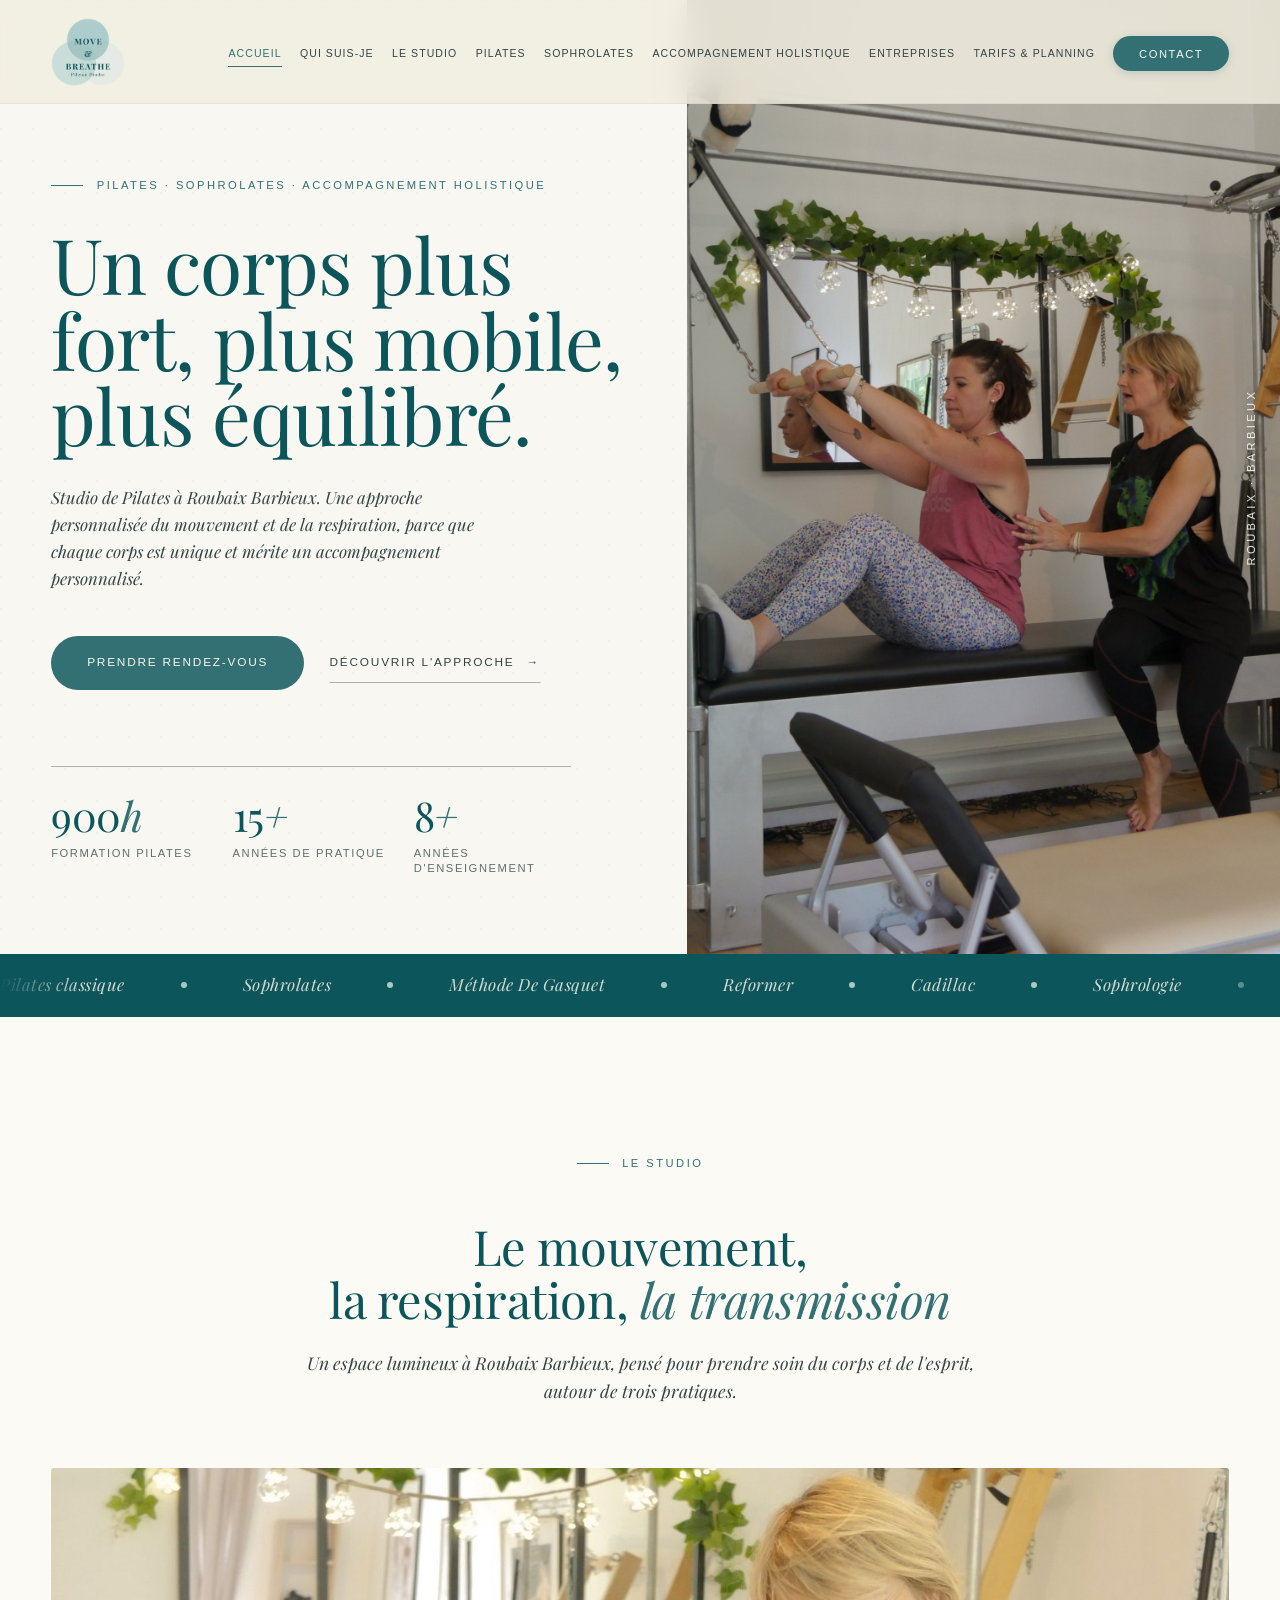
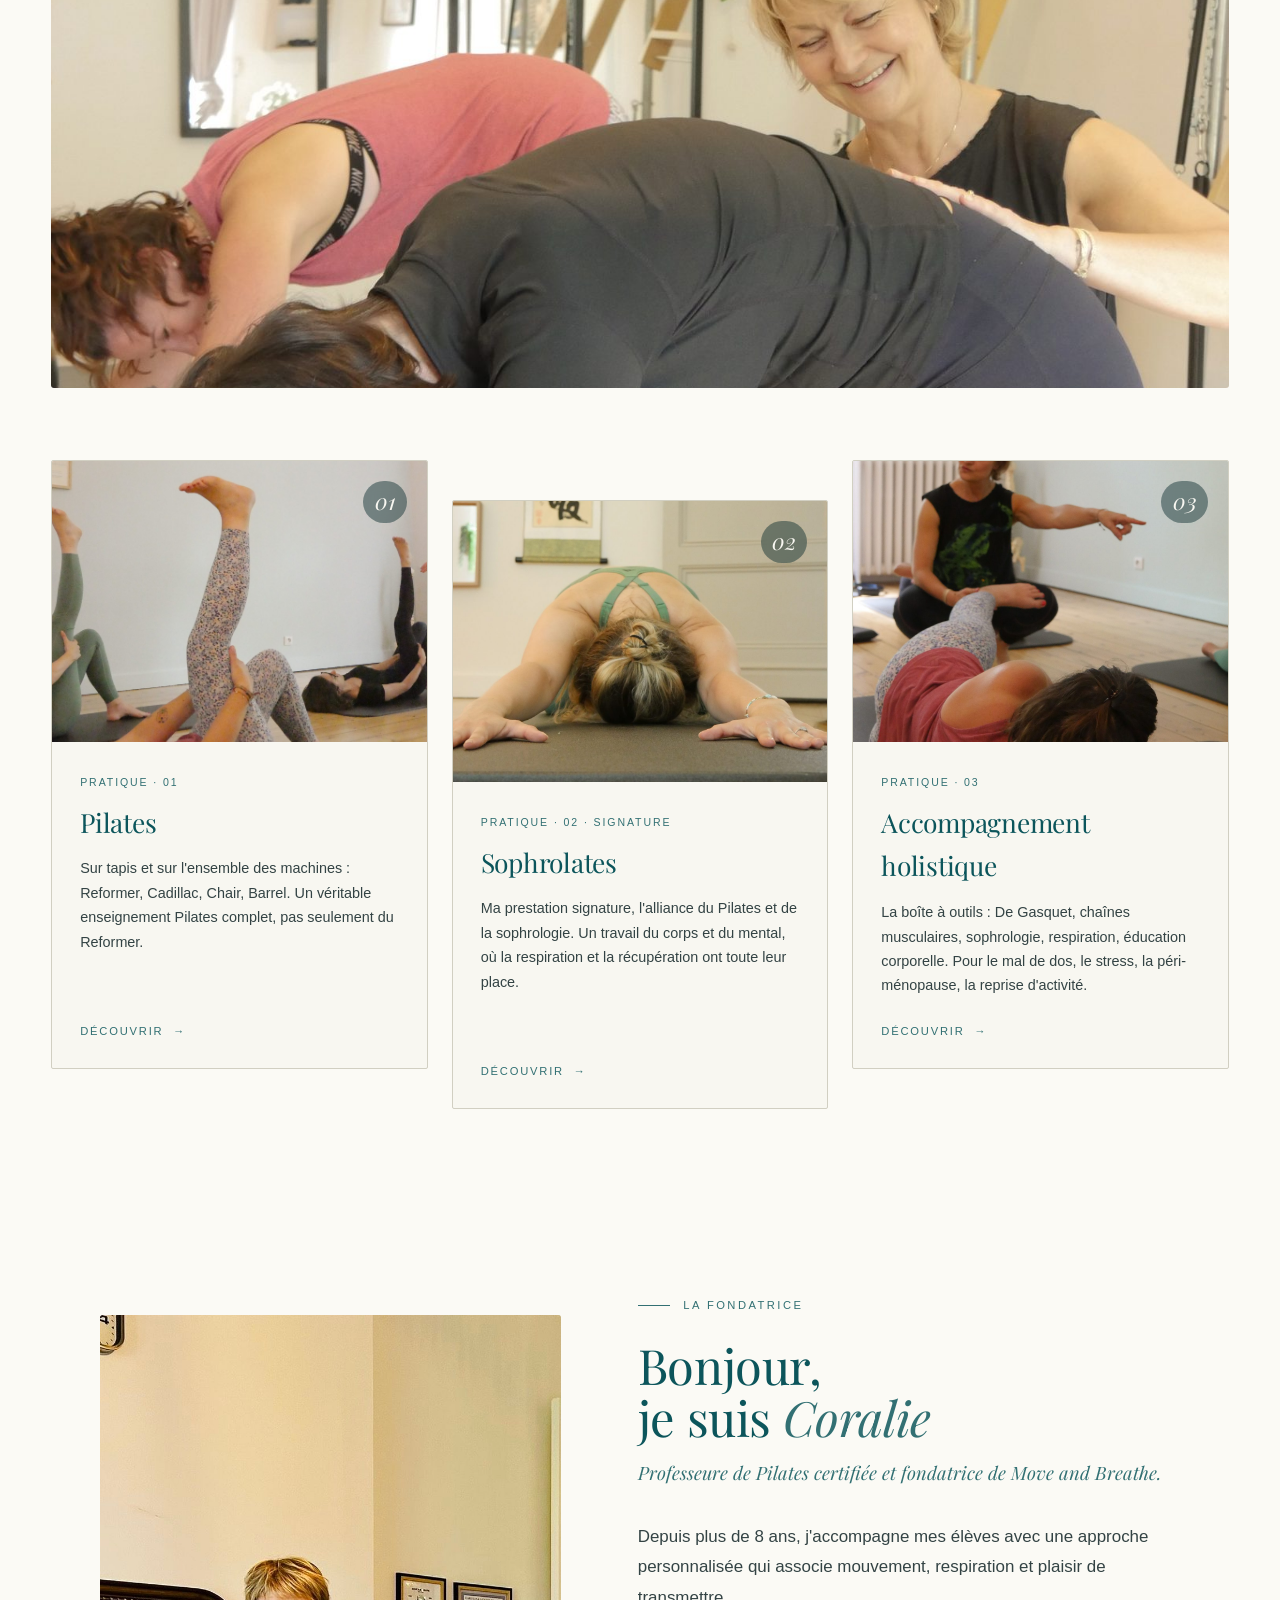
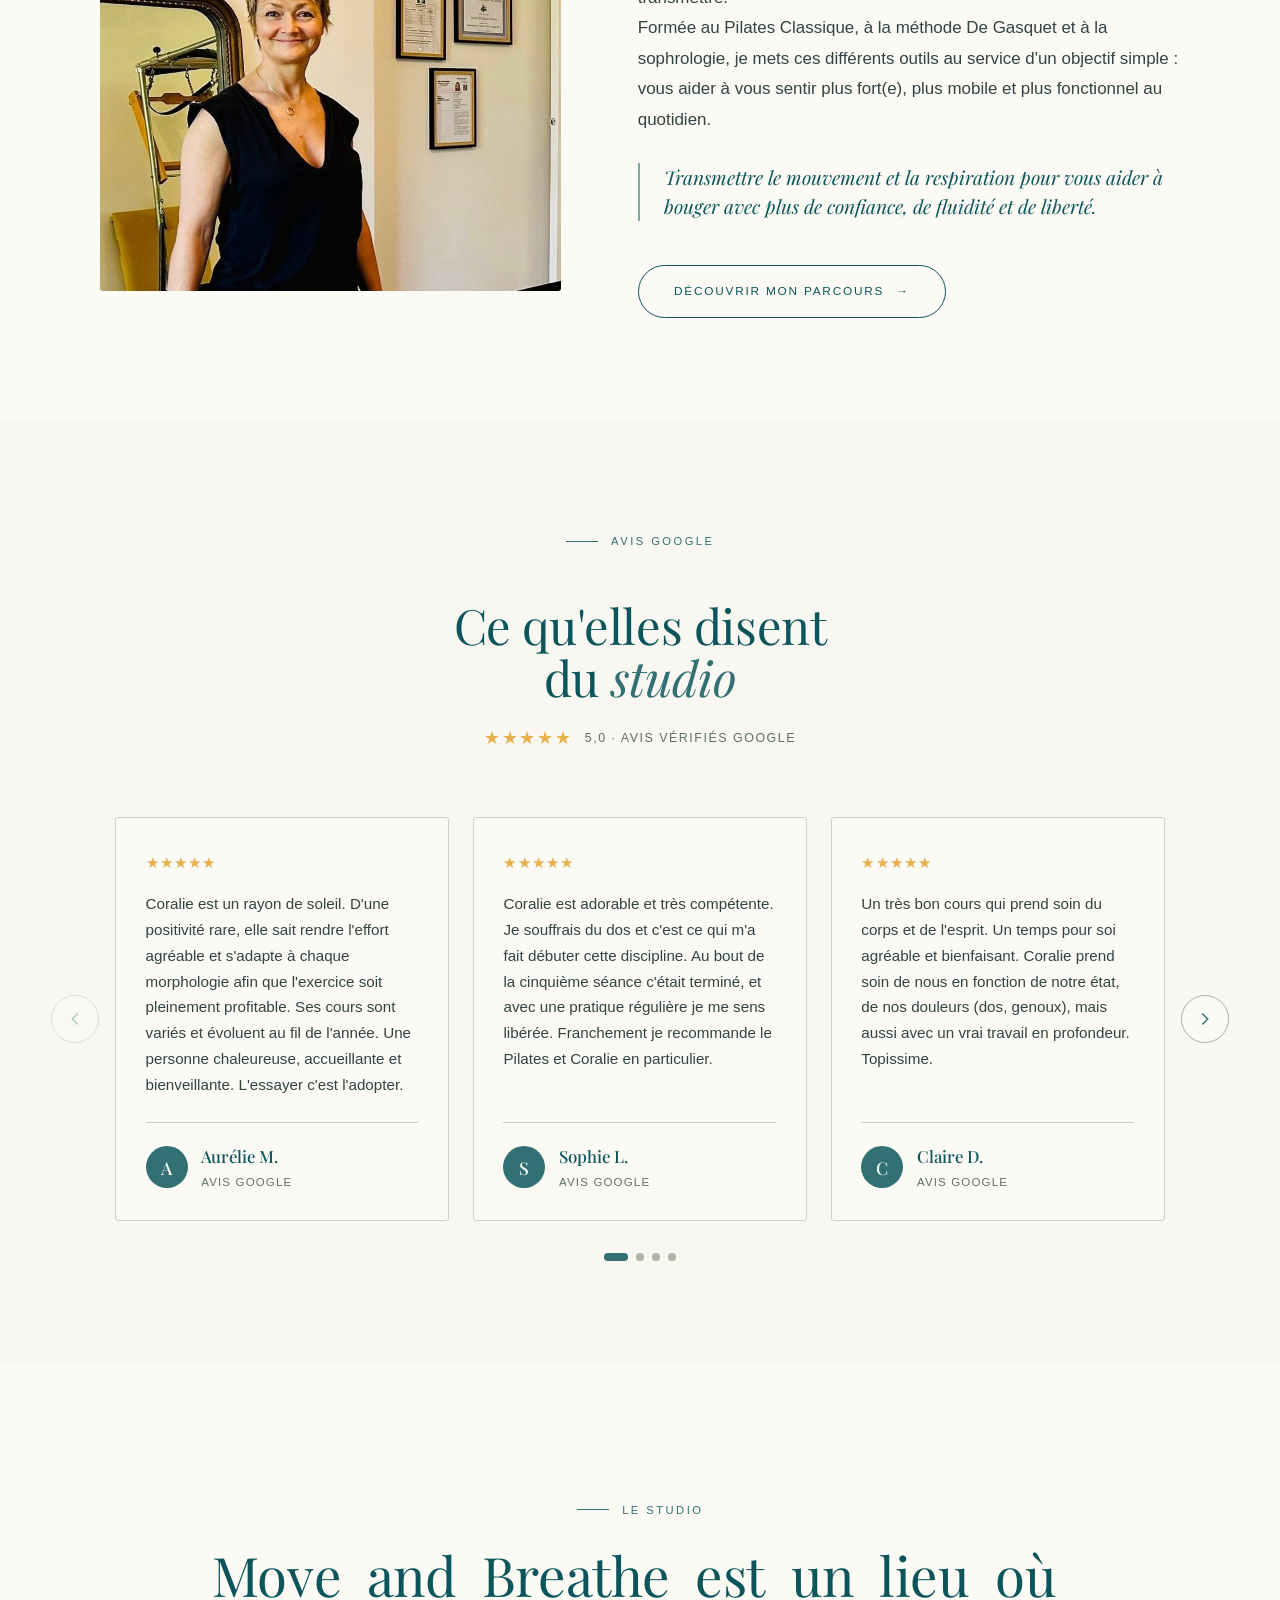
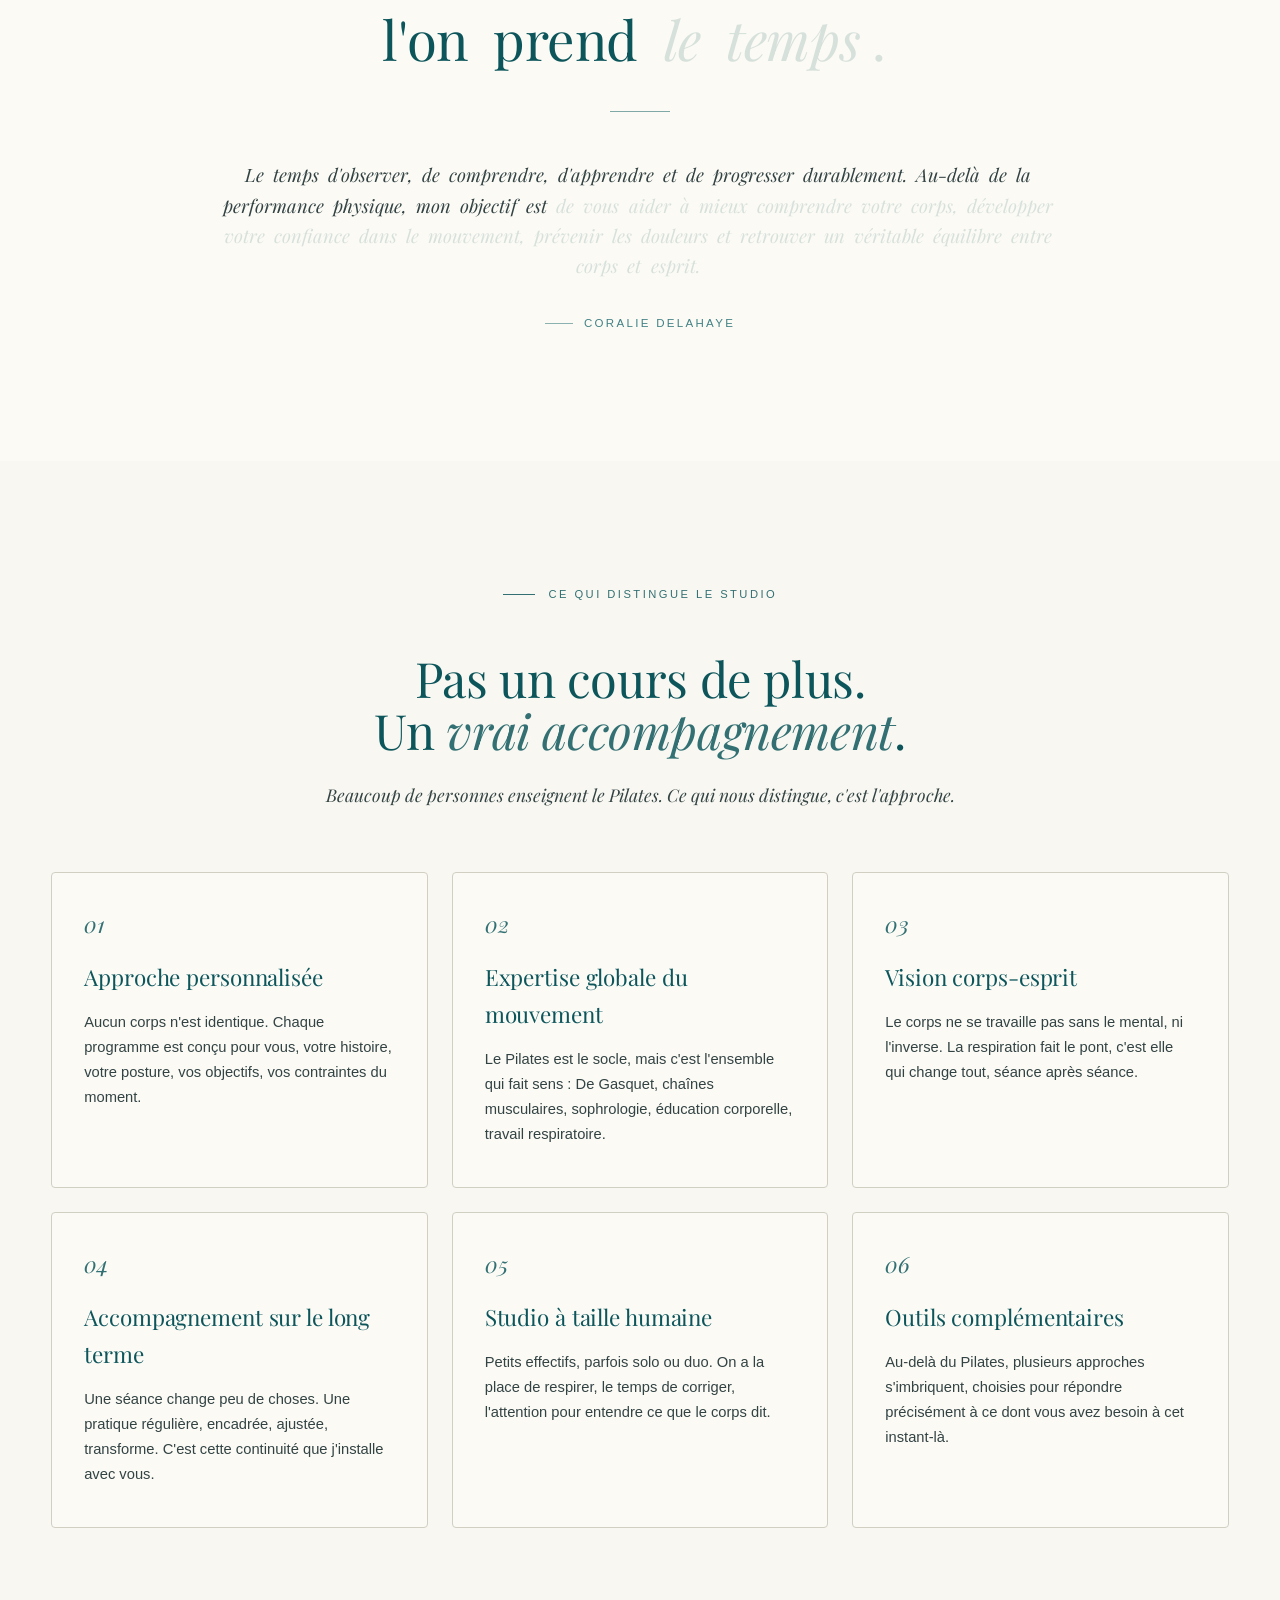
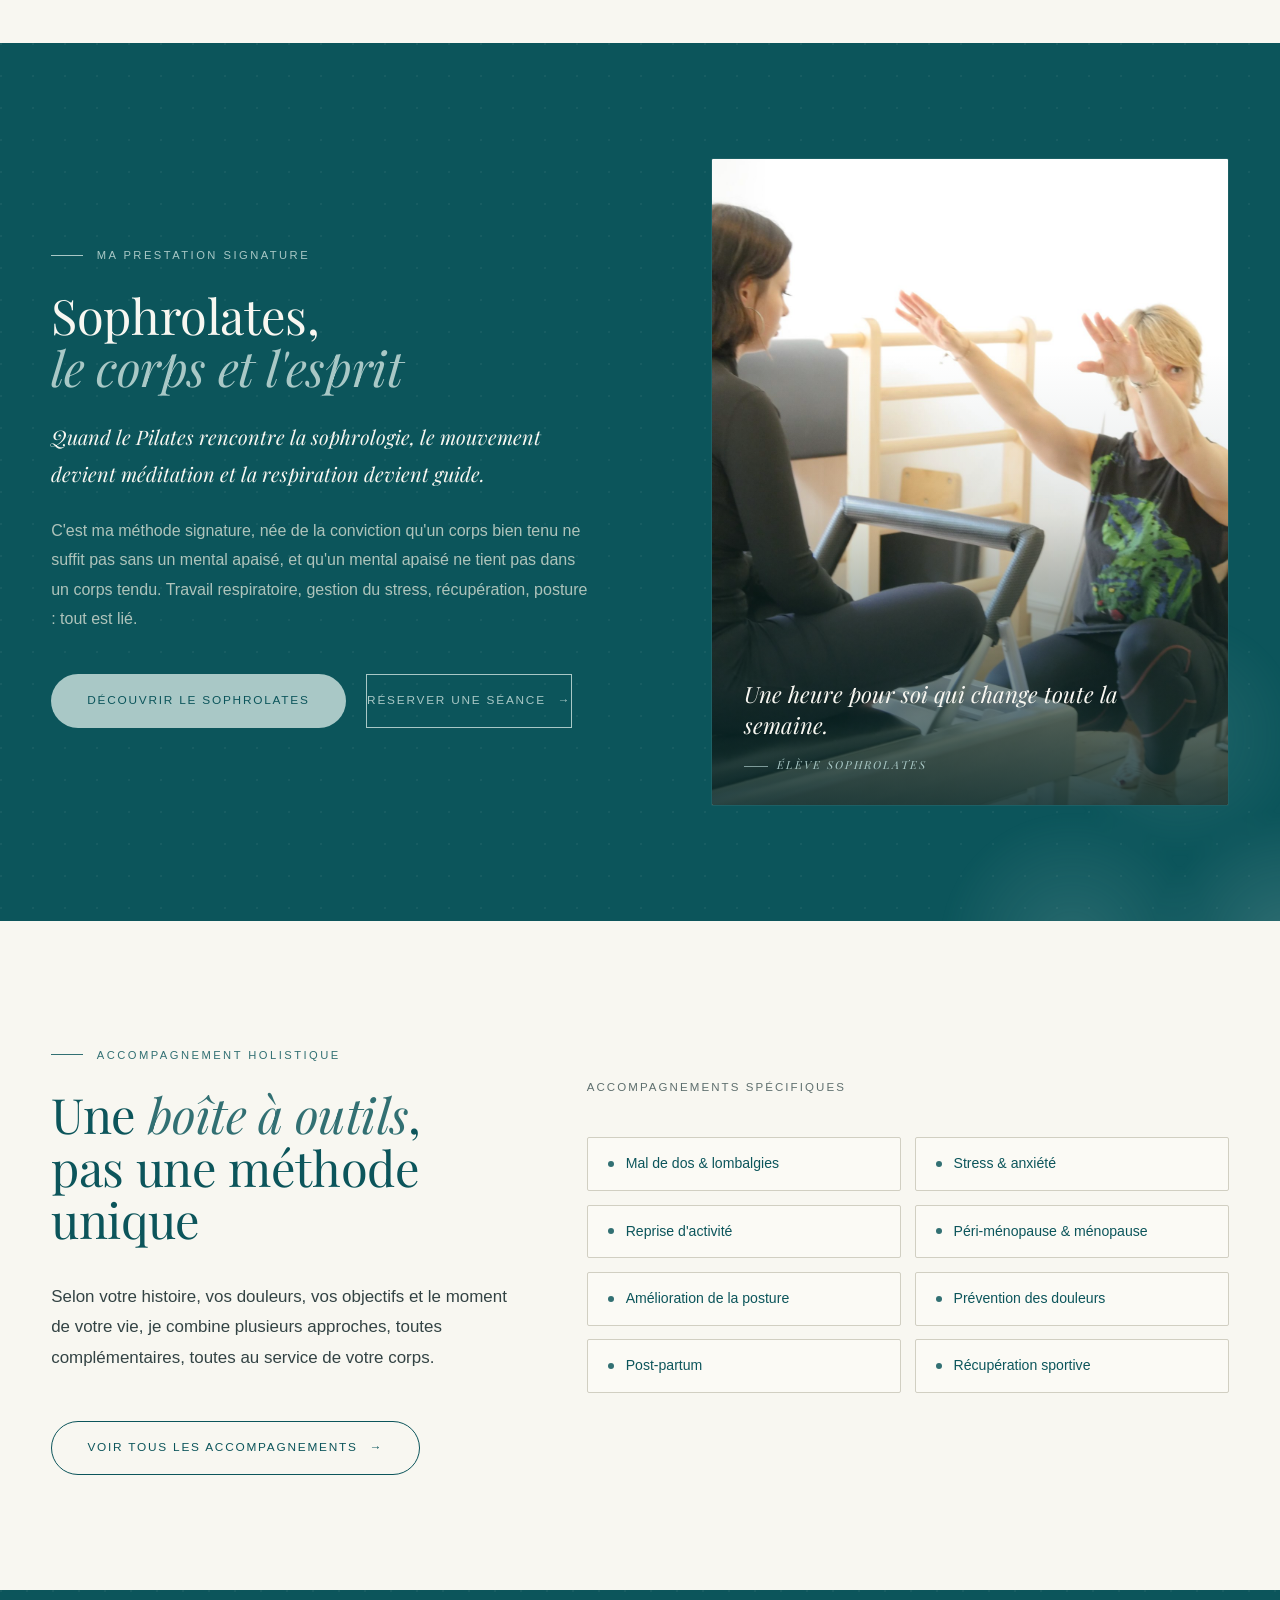
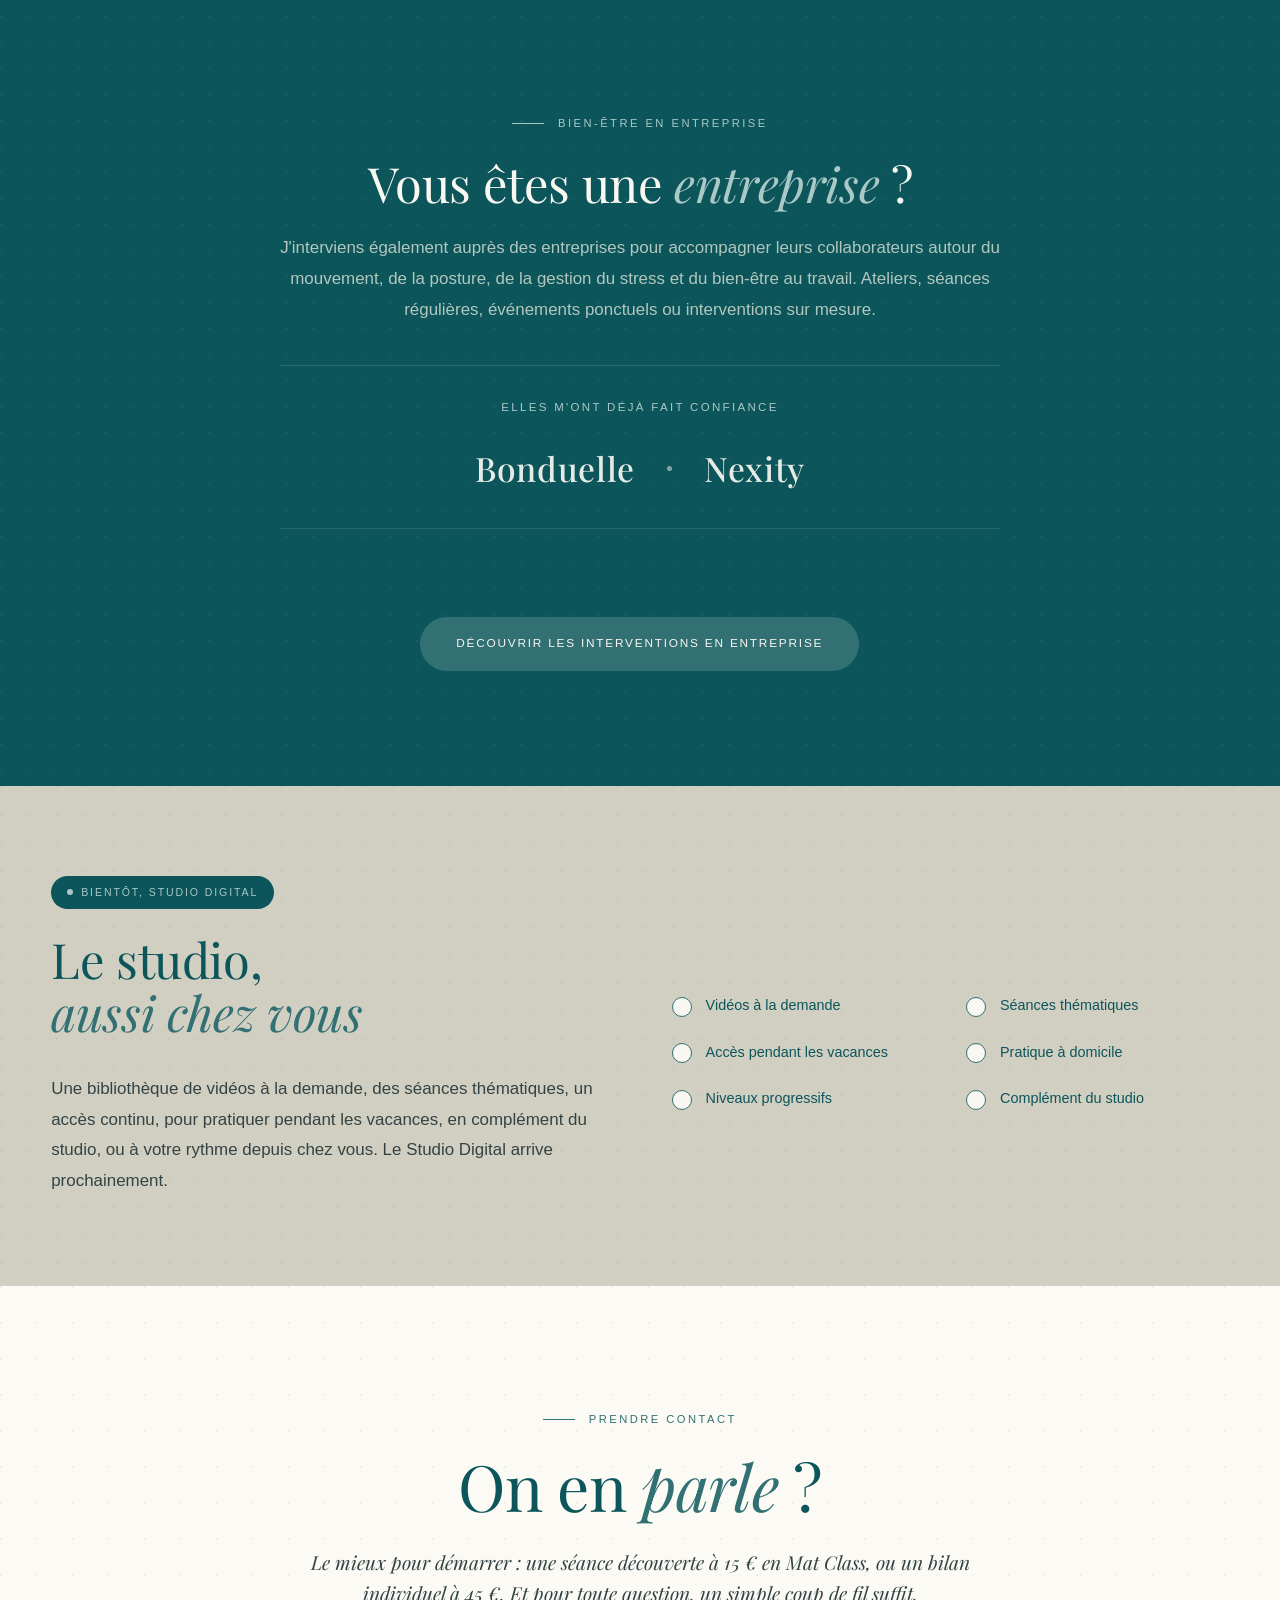
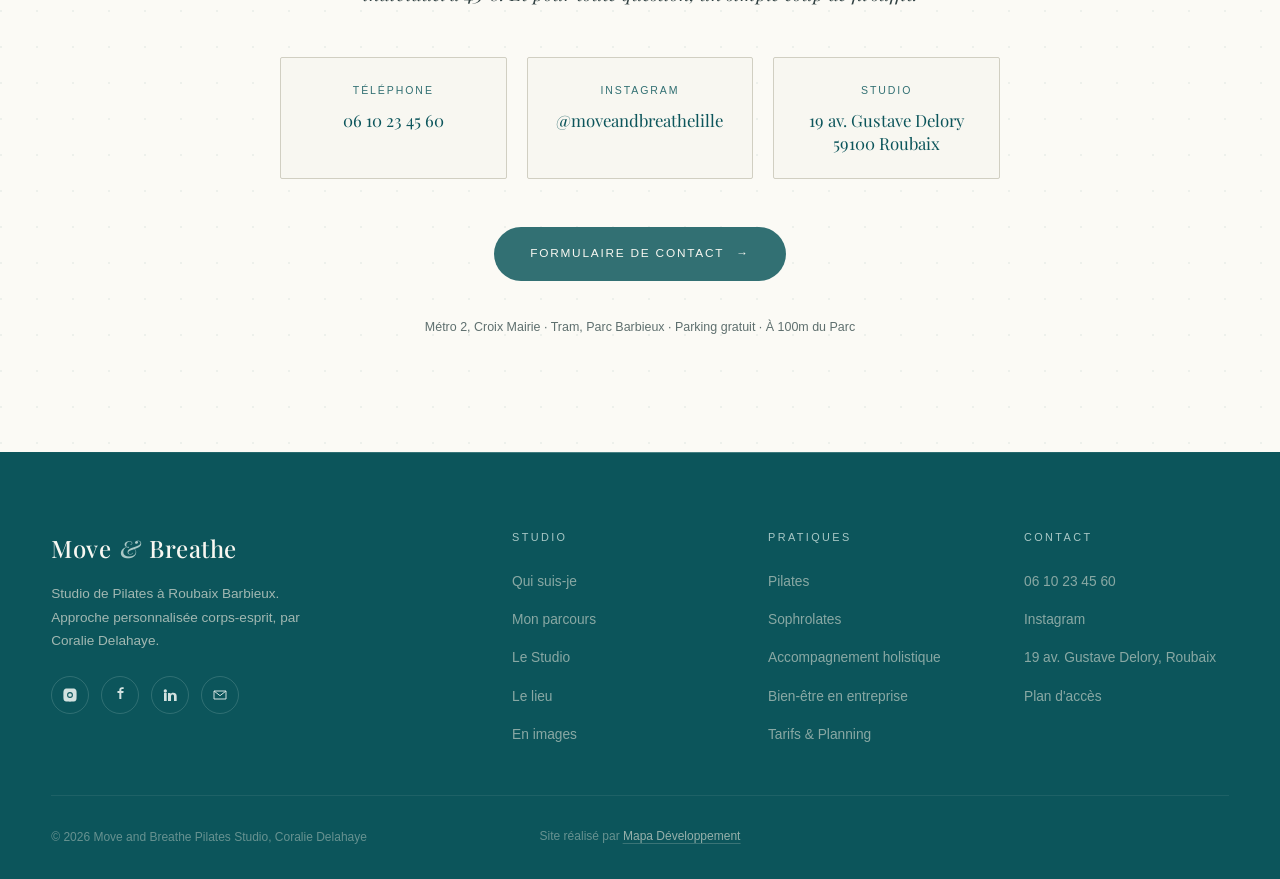
<file: index.html>
<!DOCTYPE html>
<html lang="fr">
<head>
<meta charset="UTF-8">
<meta name="viewport" content="width=device-width, initial-scale=1.0">
<title>Move and Breathe Pilates Studio, Roubaix Barbieux · Approche personnalisée corps-esprit</title>
<meta name="description" content="Studio de Pilates à Roubaix Barbieux. Approche personnalisée du mouvement et de la respiration : Pilates classique, Sophrolates, méthode De Gasquet, sophrologie. Coralie Delahaye.">
<meta name="keywords" content="pilates Lille, pilates Roubaix, sophrolates, méthode De Gasquet, studio pilates Barbieux, accompagnement corps esprit">
<link rel="canonical" href="https://moveandbreathelille.fr/">

<meta property="og:type" content="website">
<meta property="og:title" content="Move and Breathe Pilates Studio, Roubaix Barbieux">
<meta property="og:description" content="Studio de Pilates où le mouvement et la respiration ont toute leur place. Approche personnalisée corps-esprit par Coralie Delahaye.">
<meta property="og:url" content="https://moveandbreathelille.fr/">
<meta property="og:locale" content="fr_FR">
<meta property="og:image" content="https://moveandbreathelille.fr/og-image.jpg">

<link rel="preconnect" href="https://fonts.googleapis.com">
<link rel="preconnect" href="https://fonts.gstatic.com" crossorigin>
<link href="https://fonts.googleapis.com/css2?family=Playfair+Display:ital,wght@0,400;0,500;0,600;0,700;1,400;1,500;1,600&display=swap" rel="stylesheet">
<link rel="stylesheet" href="styles.css">

<style>
  /* ==== HERO ==== */
  .hero {
    min-height: 100vh;
    display: grid;
    grid-template-columns: 1.1fr 0.95fr;
    position: relative;
    overflow: hidden;
    background: var(--cream);
  }
  .hero-content {
    padding: clamp(7rem, 14vw, 11rem) clamp(2rem, 5vw, 5rem) clamp(3rem, 6vw, 5rem) var(--gutter);
    display: flex;
    flex-direction: column;
    justify-content: center;
    position: relative;
    z-index: 2;
  }
  .hero-content::before {
    content: '';
    position: absolute;
    top: 0; left: 0; right: 0; bottom: 0;
    background-image: radial-gradient(circle at 1px 1px, rgba(58, 110, 108, 0.10) 1px, transparent 0);
    background-size: 32px 32px;
    opacity: 0.5;
    pointer-events: none;
    z-index: -1;
  }
  .hero-eyebrow { margin-bottom: 2rem; }
  .hero-title {
    font-family: var(--serif);
    font-weight: 400;
    font-size: clamp(2.6rem, 6vw, 5.8rem);
    line-height: 0.98;
    letter-spacing: -0.012em;
    color: var(--teal-deep);
    margin-bottom: 2rem;
  }
  .hero-title em { font-style: italic; color: var(--teal); font-weight: 400; }
  .hero-title .amp {
    font-style: italic;
    color: var(--sage-deep);
    font-weight: 500;
    margin: 0 0.05em;
  }
  .hero-desc {
    font-family: var(--serif);
    font-style: italic;
    font-size: clamp(1.05rem, 1.3vw, 1.25rem);
    line-height: 1.6;
    color: var(--ink-soft);
    max-width: 460px;
    margin-bottom: 2.75rem;
    font-weight: 400;
  }
  .hero-actions {
    display: flex;
    align-items: center;
    gap: 1.5rem;
    margin-bottom: clamp(3rem, 6vw, 5rem);
    flex-wrap: wrap;
  }
  .hero-meta { margin-top: auto; max-width: 520px; }

  /* Hero visual : reproduction du logo en grand */
  .hero-visual {
    position: relative;
    background: var(--beige);
    display: flex;
    align-items: center;
    justify-content: center;
    overflow: hidden;
  }
  .hero-photo {
    position: absolute;
    inset: 0;
    width: 100%;
    height: 100%;
    object-fit: cover;
    object-position: center 30%;
  }
  .hero-visual::after {
    content: '';
    position: absolute;
    inset: 0;
    background: linear-gradient(to right, rgba(7,41,43,0.12), transparent 30%);
    z-index: 1;
  }
  .hero-logo-large {
    position: relative;
    width: 75%;
    max-width: 480px;
    aspect-ratio: 1;
  }
  .hero-logo-circle {
    position: absolute;
    width: 62%;
    aspect-ratio: 1;
    border-radius: 50%;
    mix-blend-mode: multiply;
  }
  .hero-logo-c1 { top: 0; left: 19%; background: var(--sage-deep); opacity: 0.85; }
  .hero-logo-c2 { bottom: 0; left: 0; background: var(--sage); opacity: 0.85; }
  .hero-logo-c3 { bottom: 0; right: 0; background: var(--sage-pale); opacity: 0.95; }
  .hero-logo-text {
    position: absolute;
    top: 50%; left: 50%;
    transform: translate(-50%, -50%);
    text-align: center;
    font-family: var(--serif);
    color: var(--teal-deep);
    z-index: 2;
    width: 80%;
  }
  .hero-logo-line {
    display: block;
    font-size: clamp(1.6rem, 3vw, 2.6rem);
    font-weight: 500;
    line-height: 1.05;
    letter-spacing: 0.05em;
  }
  .hero-logo-amp {
    display: block;
    font-style: italic;
    font-size: clamp(1.2rem, 2vw, 1.7rem);
    color: var(--teal);
    margin: 0.35em 0;
    font-weight: 400;
  }
  .hero-logo-sub {
    display: block;
    font-style: italic;
    font-size: clamp(0.85rem, 1.1vw, 1rem);
    color: var(--teal-mid);
    margin-top: 0.6em;
    font-weight: 400;
    letter-spacing: 0.04em;
  }
  .hero-vertical-text {
    position: absolute;
    top: 50%;
    right: 1.25rem;
    transform: translateY(-50%) rotate(180deg);
    writing-mode: vertical-rl;
    color: var(--cream);
    font-size: 0.7rem;
    letter-spacing: 0.3em;
    text-transform: uppercase;
    z-index: 3;
    opacity: 0.9;
    text-shadow: 0 1px 8px rgba(7,41,43,0.5);
  }

  /* ==== MANIFESTE ==== */
  .manifesto {
    background: var(--cream-soft);
    padding: clamp(5rem, 10vw, 9rem) 0;
    position: relative;
  }
  .manifesto-inner {
    max-width: 880px;
    margin: 0 auto;
    text-align: center;
  }
  .manifesto h2 {
    font-family: var(--serif);
    font-weight: 400;
    font-size: clamp(2rem, 4.5vw, 3.4rem);
    line-height: 1.18;
    color: var(--teal-deep);
    margin: 1.5rem 0 0;
    letter-spacing: -0.008em;
  }
  .manifesto h2 em { font-style: italic; color: var(--teal); font-weight: 400; }
  .manifesto-divider {
    display: inline-block;
    width: 60px; height: 1px;
    background: var(--sage-deep);
    margin: 2.5rem 0;
  }
  .manifesto-text {
    font-family: var(--serif);
    font-style: italic;
    font-size: clamp(1.15rem, 1.4vw, 1.35rem);
    line-height: 1.65;
    color: var(--ink-soft);
    font-weight: 400;
  }
  .manifesto-cite {
    margin-top: 2rem;
    font-size: 0.72rem;
    letter-spacing: 0.2em;
    text-transform: uppercase;
    color: var(--teal-mid);
  }
  .manifesto-cite::before {
    content: '';
    display: inline-block;
    width: 28px;
    height: 1px;
    background: var(--teal-mid);
    vertical-align: middle;
    margin-right: 0.7rem;
    opacity: 0.6;
  }

  /* ==== PILIERS, ce qui distingue le studio ==== */
  .pillars { background: var(--cream); }
  .pillars-grid {
    display: grid;
    grid-template-columns: repeat(3, 1fr);
    gap: 1.5rem;
    margin-top: 3.5rem;
  }
  .pillar {
    padding: 2.5rem 2rem;
    background: var(--cream-soft);
    border: 1px solid var(--beige);
    border-radius: 4px;
    transition: all 0.4s var(--ease);
    position: relative;
    overflow: hidden;
  }
  .pillar:hover {
    border-color: var(--sage-deep);
    transform: translateY(-4px);
    box-shadow: 0 20px 40px -20px rgba(30, 72, 71, 0.15);
  }
  .pillar-num {
    font-family: var(--serif);
    font-style: italic;
    font-size: 1.4rem;
    color: var(--teal);
    margin-bottom: 1.5rem;
    display: block;
    line-height: 1;
  }
  .pillar-title {
    font-family: var(--serif);
    font-size: 1.4rem;
    font-weight: 400;
    color: var(--teal-deep);
    margin-bottom: 0.85rem;
    letter-spacing: -0.005em;
  }
  .pillar-text {
    font-size: 0.92rem;
    line-height: 1.7;
    color: var(--ink-soft);
  }

  /* ==== PRATIQUES (3 disciplines) ==== */
  .practices {
    background: var(--cream-soft);
    padding-top: clamp(5rem, 10vw, 9rem);
  }
  .practices-grid {
    display: grid;
    grid-template-columns: repeat(3, 1fr);
    gap: 1.5rem;
  }
  .practice-card {
    background: var(--cream);
    border: 1px solid var(--beige);
    border-radius: 2px;
    overflow: hidden;
    transition: all 0.5s var(--ease);
    text-decoration: none;
    display: flex;
    flex-direction: column;
    color: inherit;
  }
  .practice-card:nth-child(2) { transform: translateY(2.5rem); }
  .practice-card:hover {
    transform: translateY(-6px);
    box-shadow: 0 30px 60px -30px rgba(30, 72, 71, 0.25);
    border-color: var(--sage-deep);
  }
  .practice-card:nth-child(2):hover { transform: translateY(calc(2.5rem - 6px)); }
  .practice-visual {
    aspect-ratio: 4/3;
    position: relative;
    overflow: hidden;
    background: var(--beige);
    display: flex;
    align-items: center;
    justify-content: center;
  }
  .practice-visual img {
    width: 100%;
    height: 100%;
    object-fit: cover;
    transition: transform 1.2s var(--ease-out);
  }
  .practice-card:hover .practice-visual img {
    transform: scale(1.06);
  }
  .practice-number {
    background: rgba(7, 41, 43, 0.45);
    backdrop-filter: blur(6px);
    padding: 0.15rem 0.7rem;
    border-radius: 999px;
    color: var(--cream) !important;
    opacity: 1 !important;
  }
  .practice-circles {
    position: relative;
    width: 70%;
    aspect-ratio: 1;
  }
  .practice-circles .pc {
    position: absolute;
    width: 62%;
    aspect-ratio: 1;
    border-radius: 50%;
    mix-blend-mode: multiply;
  }
  .pv-1 .pc-a { top: 0; left: 19%; background: var(--sage-deep); opacity: 0.85; }
  .pv-1 .pc-b { bottom: 0; left: 0; background: var(--sage); opacity: 0.85; }
  .pv-1 .pc-c { bottom: 0; right: 0; background: var(--sage-pale); opacity: 0.95; }
  .pv-2 .pc-a { top: 0; left: 19%; background: var(--teal-mid); opacity: 0.75; }
  .pv-2 .pc-b { bottom: 0; left: 0; background: var(--sage-deep); opacity: 0.85; }
  .pv-2 .pc-c { bottom: 0; right: 0; background: var(--sage); opacity: 0.85; }
  .pv-3 .pc-a { top: 0; left: 19%; background: var(--sage); opacity: 0.85; }
  .pv-3 .pc-b { bottom: 0; left: 0; background: var(--sage-pale); opacity: 0.95; }
  .pv-3 .pc-c { bottom: 0; right: 0; background: var(--beige-deep); opacity: 0.5; }
  .practice-number {
    position: absolute;
    top: 1.25rem; right: 1.25rem;
    font-family: var(--serif);
    font-style: italic;
    font-size: 1.4rem;
    color: var(--teal-deep);
    opacity: 0.55;
    z-index: 2;
  }
  .practice-content {
    padding: 2rem 1.75rem 1.75rem;
    flex: 1;
    display: flex;
    flex-direction: column;
  }
  .practice-tag {
    font-size: 0.66rem;
    letter-spacing: 0.18em;
    text-transform: uppercase;
    color: var(--teal);
    margin-bottom: 0.6rem;
  }
  .practice-name {
    font-family: var(--serif);
    font-size: 1.65rem;
    font-weight: 400;
    color: var(--teal-deep);
    margin-bottom: 0.75rem;
    letter-spacing: -0.01em;
  }
  .practice-desc {
    font-size: 0.9rem;
    color: var(--ink-soft);
    line-height: 1.7;
    margin-bottom: 1.5rem;
    flex: 1;
  }
  .practice-link {
    font-size: 0.7rem;
    letter-spacing: 0.16em;
    text-transform: uppercase;
    color: var(--teal);
    display: inline-flex;
    align-items: center;
    gap: 0.6rem;
    transition: gap 0.3s var(--ease);
  }
  .practice-card:hover .practice-link { gap: 0.95rem; }

  /* ==== SIGNATURE (Sophrolates) ==== */
  .signature {
    background: var(--teal-deep);
    color: var(--cream);
    padding: clamp(5rem, 9vw, 8rem) 0;
    position: relative;
    overflow: hidden;
  }
  .signature::before {
    content: '';
    position: absolute;
    inset: 0;
    background-image: radial-gradient(circle at 1px 1px, rgba(220, 227, 214, 0.06) 1px, transparent 0);
    background-size: 32px 32px;
  }
  .signature-circles-bg {
    position: absolute;
    top: 50%; right: -200px;
    transform: translateY(-50%);
    width: 600px; height: 600px;
    background:
      radial-gradient(circle at 50% 30%, var(--sage-deep) 0%, transparent 24%),
      radial-gradient(circle at 32% 65%, var(--sage) 0%, transparent 24%),
      radial-gradient(circle at 68% 65%, var(--sage-pale) 0%, transparent 24%);
    opacity: 0.18;
    pointer-events: none;
  }
  .signature .container { position: relative; z-index: 1; }
  .signature-grid {
    display: grid;
    grid-template-columns: 1.1fr 1fr;
    gap: clamp(3rem, 7vw, 7rem);
    align-items: center;
  }
  .signature-eyebrow { color: var(--sage); }
  .signature-eyebrow::before { background: var(--sage); }
  .signature h2 { color: var(--cream); margin: 1.5rem 0 1.5rem; }
  .signature h2 em { color: var(--sage); }
  .signature-text {
    font-size: 1rem;
    line-height: 1.85;
    color: rgba(220, 227, 214, 0.78);
    margin-bottom: 1.5rem;
    max-width: 540px;
  }
  .signature-text.italic {
    font-family: var(--serif);
    font-style: italic;
    font-size: 1.25rem;
    color: var(--cream);
  }
  .signature-actions {
    display: flex;
    gap: 1.25rem;
    margin-top: 2.5rem;
    flex-wrap: wrap;
  }
  .signature-actions .btn-light {
    background: var(--sage);
    color: var(--teal-deep);
  }
  .signature-actions .btn-light:hover {
    background: var(--cream);
  }
  .signature-visual {
    aspect-ratio: 4/5;
    background: var(--teal-deep);
    border-radius: 2px;
    overflow: hidden;
    position: relative;
    border: 1px solid rgba(220, 227, 214, 0.08);
  }
  .signature-visual img {
    position: absolute;
    inset: 0;
    width: 100%;
    height: 100%;
    object-fit: cover;
  }
  .signature-visual::after {
    content: '';
    position: absolute;
    inset: 0;
    background: linear-gradient(to top, rgba(7, 41, 43, 0.85) 0%, rgba(7, 41, 43, 0.1) 45%, transparent 70%);
    z-index: 1;
  }
  .signature-visual-quote {
    position: absolute;
    bottom: 2rem; left: 2rem; right: 2rem;
    z-index: 2;
    font-family: var(--serif);
    font-style: italic;
    font-size: 1.4rem;
    line-height: 1.4;
    color: var(--cream);
  }
  .signature-visual-cite {
    margin-top: 1rem;
    font-size: 0.7rem;
    letter-spacing: 0.18em;
    text-transform: uppercase;
    color: var(--sage);
  }
  .signature-visual-cite::before {
    content: '';
    display: inline-block;
    width: 24px;
    height: 1px;
    background: var(--sage);
    vertical-align: middle;
    margin-right: 0.6rem;
    opacity: 0.7;
  }

  /* ==== ACCOMPAGNEMENTS TEASER ==== */
  .accomp-teaser { background: var(--cream); }
  .accomp-teaser-grid {
    display: grid;
    grid-template-columns: 1fr 1.4fr;
    gap: clamp(3rem, 6vw, 5rem);
    align-items: center;
  }
  .accomp-tags {
    display: grid;
    grid-template-columns: repeat(2, 1fr);
    gap: 0.85rem;
    margin: 2.5rem 0;
  }
  .accomp-tag {
    background: var(--cream-soft);
    border: 1px solid var(--beige);
    padding: 1rem 1.25rem;
    border-radius: 2px;
    font-size: 0.88rem;
    color: var(--teal-deep);
    line-height: 1.4;
    display: flex;
    align-items: center;
    gap: 0.75rem;
    transition: all 0.3s var(--ease);
  }
  .accomp-tag::before {
    content: '';
    width: 6px; height: 6px;
    border-radius: 50%;
    background: var(--teal);
    flex-shrink: 0;
  }
  .accomp-tag:hover {
    border-color: var(--sage-deep);
    background: var(--cream);
  }

  /* ==== AVIS ==== */
  .testimonials { background: var(--cream-soft); }
  .testimonials-grid {
    display: grid;
    grid-template-columns: repeat(3, 1fr);
    gap: 1.5rem;
    margin-top: 3rem;
  }
  .testimonial {
    background: var(--cream);
    border: 1px solid var(--beige);
    padding: 2.5rem 2rem;
    border-radius: 2px;
    position: relative;
    transition: all 0.3s var(--ease);
  }
  .testimonial:hover {
    border-color: var(--sage-deep);
    box-shadow: 0 30px 60px -30px rgba(30, 72, 71, 0.18);
  }
  .testimonial-quote-mark {
    position: absolute;
    top: 0.5rem; left: 1.5rem;
    font-family: var(--serif);
    font-style: italic;
    font-size: 4.5rem;
    color: var(--sage-deep);
    opacity: 0.35;
    line-height: 1;
  }
  .testimonial-stars {
    color: var(--teal);
    font-size: 0.85rem;
    letter-spacing: 0.15em;
    margin-bottom: 1.25rem;
    position: relative;
  }
  .testimonial-text {
    font-family: var(--serif);
    font-style: italic;
    font-size: 1.05rem;
    line-height: 1.65;
    color: var(--ink-soft);
    margin-bottom: 1.75rem;
    font-weight: 400;
  }
  .testimonial-author {
    display: flex;
    align-items: center;
    gap: 0.85rem;
    padding-top: 1.25rem;
    border-top: 1px solid var(--beige);
  }
  .testimonial-avatar {
    width: 38px; height: 38px;
    background: var(--teal-soft);
    border-radius: 50%;
    display: flex;
    align-items: center;
    justify-content: center;
    font-family: var(--serif);
    font-style: italic;
    color: var(--teal);
    font-size: 1rem;
  }
  .testimonial-name {
    font-size: 0.85rem;
    color: var(--teal-deep);
    font-weight: 400;
    margin-bottom: 0.15rem;
  }
  .testimonial-meta {
    font-size: 0.72rem;
    color: var(--ink-mute);
  }

  /* ==== STUDIO DIGITAL TEASER ==== */
  .digital-teaser {
    background: var(--beige);
    padding: clamp(4rem, 7vw, 6rem) 0;
    position: relative;
    overflow: hidden;
  }
  .digital-teaser::before {
    content: '';
    position: absolute;
    inset: 0;
    background-image: radial-gradient(circle at 1px 1px, rgba(30, 72, 71, 0.06) 1px, transparent 0);
    background-size: 28px 28px;
  }
  .digital-teaser .container { position: relative; z-index: 1; }
  .digital-grid {
    display: grid;
    grid-template-columns: 1fr 1fr;
    gap: clamp(2.5rem, 5vw, 4rem);
    align-items: center;
  }
  .digital-pill {
    display: inline-flex;
    align-items: center;
    gap: 0.5rem;
    padding: 0.5rem 1rem;
    background: var(--teal-deep);
    color: var(--sage);
    border-radius: 999px;
    font-size: 0.66rem;
    letter-spacing: 0.18em;
    text-transform: uppercase;
    margin-bottom: 1.5rem;
  }
  .digital-pill::before {
    content: '';
    width: 6px; height: 6px;
    border-radius: 50%;
    background: var(--sage);
    animation: pulse 2s ease-in-out infinite;
  }
  @keyframes pulse {
    0%, 100% { opacity: 1; }
    50% { opacity: 0.4; }
  }
  .digital-features {
    list-style: none;
    display: grid;
    grid-template-columns: 1fr 1fr;
    gap: 1.5rem 2rem;
    margin-top: 2rem;
  }
  .digital-feature {
    display: flex;
    gap: 0.85rem;
    align-items: flex-start;
    font-size: 0.9rem;
    color: var(--teal-deep);
    line-height: 1.55;
  }
  .digital-feature::before {
    content: '';
    width: 18px; height: 18px;
    border: 1.5px solid var(--teal);
    border-radius: 50%;
    flex-shrink: 0;
    margin-top: 0.15rem;
    background: var(--cream);
    position: relative;
  }

  /* ==== CTA FINAL ==== */
  .cta-final {
    background: var(--cream-soft);
    text-align: center;
    position: relative;
    overflow: hidden;
  }
  .cta-final::before {
    content: '';
    position: absolute;
    inset: 0;
    background-image: radial-gradient(circle at 1px 1px, rgba(58, 110, 108, 0.12) 1px, transparent 0);
    background-size: 36px 36px;
    opacity: 0.6;
  }
  .cta-final .container { position: relative; z-index: 1; }
  .cta-final-inner { max-width: 720px; margin: 0 auto; }
  .cta-final h2 { margin: 1.5rem 0 1.75rem; }
  .cta-final-text {
    font-family: var(--serif);
    font-style: italic;
    font-size: 1.2rem;
    line-height: 1.6;
    color: var(--ink-soft);
    margin-bottom: 3rem;
  }
  .cta-options {
    display: grid;
    grid-template-columns: repeat(3, 1fr);
    gap: 1.25rem;
    margin-bottom: 3rem;
  }
  .cta-option {
    background: var(--cream);
    padding: 1.5rem 1.25rem;
    border-radius: 2px;
    border: 1px solid var(--beige);
    text-decoration: none;
    display: block;
    transition: all 0.3s var(--ease);
    color: inherit;
  }
  .cta-option:hover {
    border-color: var(--teal);
    transform: translateY(-2px);
    box-shadow: 0 12px 28px -14px rgba(30, 72, 71, 0.2);
  }
  .cta-option-label {
    font-size: 0.66rem;
    letter-spacing: 0.18em;
    text-transform: uppercase;
    color: var(--teal);
    margin-bottom: 0.6rem;
  }
  .cta-option-value {
    font-family: var(--serif);
    font-size: 1.05rem;
    color: var(--teal-deep);
    line-height: 1.35;
  }

  @media (max-width: 980px) {
    .hero { grid-template-columns: 1fr; min-height: auto; }
    .hero-visual { aspect-ratio: 4/3; order: -1; min-height: 50vh; }
    .hero-content { padding-top: 7rem; padding-bottom: 4rem; min-height: 70vh; }
    .pillars-grid,
    .practices-grid,
    .testimonials-grid { grid-template-columns: 1fr; }
    .practice-card:nth-child(2) { transform: none; }
    .practice-card:nth-child(2):hover { transform: translateY(-6px); }
    .signature-grid,
    .accomp-teaser-grid,
    .digital-grid { grid-template-columns: 1fr; gap: 2.5rem; }
    .accomp-tags { grid-template-columns: 1fr; }
    .cta-options { grid-template-columns: 1fr; }
    .digital-features { grid-template-columns: 1fr; }
  }
  /* ==== STUDIO BANNER (dans Pratiques) ==== */
  .studio-banner {
    width: 100%;
    height: clamp(280px, 42vw, 520px);
    overflow: hidden;
    border-radius: 3px;
    margin: clamp(2rem, 4vw, 3rem) 0 clamp(3rem, 6vw, 4.5rem);
  }
  .studio-banner img {
    width: 100%;
    height: 100%;
    object-fit: cover;
    object-position: center 32%;
  }

  /* ==== CORALIE, PRESENTATION ==== */
  .coralie-intro {
    background: var(--cream-soft);
    padding: clamp(4rem, 8vw, 7rem) 0;
  }
  .coralie-grid {
    display: grid;
    grid-template-columns: 0.85fr 1fr;
    gap: clamp(2.5rem, 6vw, 5rem);
    align-items: center;
    max-width: 1080px;
    margin: 0 auto;
  }
  .coralie-photo {
    border-radius: 3px;
    overflow: hidden;
    aspect-ratio: 4/5;
    background: var(--beige);
  }
  .coralie-photo img {
    width: 100%;
    height: 100%;
    object-fit: cover;
    object-position: center top;
  }
  .coralie-role {
    font-family: var(--serif);
    font-style: italic;
    font-size: 1.15rem;
    color: var(--teal);
    margin-top: 1rem;
    line-height: 1.4;
  }
  .coralie-mission {
    font-family: var(--serif);
    font-style: italic;
    font-size: 1.2rem;
    line-height: 1.5;
    color: var(--teal-deep);
    border-left: 2px solid var(--sage-deep);
    padding-left: 1.5rem;
    margin: 1.75rem 0 0.5rem;
  }
  @media (max-width: 860px) {
    .coralie-grid { grid-template-columns: 1fr; gap: 2rem; }
    .coralie-photo { max-width: 380px; margin: 0 auto; }
    .coralie-text { text-align: left; }
  }

  /* ==== AVIS, CAROUSEL ==== */
  .reviews {
    background: var(--cream);
    padding: clamp(4rem, 8vw, 7rem) 0;
  }
  .reviews-rating {
    display: flex;
    align-items: center;
    justify-content: center;
    gap: 0.75rem;
    margin-top: 1.25rem;
  }
  .reviews-stars { color: #E8B04B; letter-spacing: 0.1em; font-size: 1.1rem; }
  .reviews-rating-text {
    font-size: 0.78rem;
    letter-spacing: 0.12em;
    text-transform: uppercase;
    color: var(--ink-mute);
  }
  .reviews-carousel {
    display: flex;
    align-items: center;
    gap: 1rem;
    margin-top: clamp(2.5rem, 5vw, 3.5rem);
  }
  .reviews-viewport {
    overflow: hidden;
    flex: 1;
  }
  .reviews-track {
    display: flex;
    transition: transform 0.6s var(--ease);
    will-change: transform;
  }
  .review-card {
    flex: 0 0 calc((100% - 3rem) / 3);
    margin-right: 1.5rem;
    background: var(--cream-soft);
    border: 1px solid var(--beige);
    border-radius: 3px;
    padding: 2rem 1.85rem 1.75rem;
    display: flex;
    flex-direction: column;
    min-height: 320px;
    box-sizing: border-box;
  }
  .review-stars { color: #E8B04B; letter-spacing: 0.08em; font-size: 0.95rem; margin-bottom: 1rem; }
  .review-text {
    font-size: 0.95rem;
    line-height: 1.7;
    color: var(--ink-soft);
    flex: 1;
    font-weight: 300;
  }
  .review-author {
    display: flex;
    align-items: center;
    gap: 0.85rem;
    margin-top: 1.5rem;
    padding-top: 1.25rem;
    border-top: 1px solid var(--beige);
  }
  .review-avatar {
    width: 42px; height: 42px;
    border-radius: 50%;
    background: var(--teal);
    color: var(--cream);
    display: flex;
    align-items: center;
    justify-content: center;
    font-family: var(--serif);
    font-size: 1.1rem;
    font-weight: 500;
    flex-shrink: 0;
  }
  .review-name { font-family: var(--serif); font-size: 1.05rem; color: var(--teal-deep); font-weight: 500; }
  .review-meta { font-size: 0.72rem; letter-spacing: 0.1em; text-transform: uppercase; color: var(--ink-mute); margin-top: 0.15rem; }
  .reviews-arrow {
    flex-shrink: 0;
    width: 48px; height: 48px;
    border-radius: 50%;
    border: 1px solid var(--beige-deep);
    background: var(--cream-soft);
    color: var(--teal);
    cursor: pointer;
    display: flex;
    align-items: center;
    justify-content: center;
    transition: all 0.3s var(--ease);
  }
  .reviews-arrow svg { width: 22px; height: 22px; }
  .reviews-arrow:hover { background: var(--teal); color: var(--cream); border-color: var(--teal); }
  .reviews-arrow:disabled { opacity: 0.35; cursor: default; }
  .reviews-arrow:disabled:hover { background: var(--cream-soft); color: var(--teal); border-color: var(--beige-deep); }
  .reviews-dots {
    display: flex;
    justify-content: center;
    gap: 0.5rem;
    margin-top: 2rem;
  }
  .reviews-dot {
    width: 8px; height: 8px;
    border-radius: 50%;
    border: none;
    background: var(--beige-deep);
    cursor: pointer;
    transition: all 0.3s var(--ease);
    padding: 0;
  }
  .reviews-dot.active { background: var(--teal); width: 24px; border-radius: 4px; }

  @media (max-width: 980px) {
    .review-card { flex: 0 0 calc((100% - 1.5rem) / 2); }
  }
  @media (max-width: 640px) {
    .review-card { flex: 0 0 100%; margin-right: 1rem; min-height: 0; }
    .reviews-arrow { display: none; }
  }
  /* ==== ENTREPRISES, TEASER ACCUEIL ==== */
  .enterprise-teaser {
    background: var(--teal-deep);
    position: relative;
    overflow: hidden;
  }
  .enterprise-teaser::before {
    content: '';
    position: absolute;
    inset: 0;
    background-image: radial-gradient(circle at 1px 1px, rgba(220, 227, 214, 0.06) 1px, transparent 0);
    background-size: 26px 26px;
  }
  .enterprise-teaser .container { position: relative; z-index: 1; }
  .enterprise-teaser-inner {
    max-width: 720px;
    margin: 0 auto;
    text-align: center;
  }
  .enterprise-teaser .eyebrow { color: var(--sage); }
  .enterprise-teaser .eyebrow::before { background: var(--sage); }
  .enterprise-teaser .h-2 { color: var(--cream); }
  .enterprise-teaser .h-2 em { color: var(--sage); }
  .enterprise-teaser-text {
    color: rgba(220, 227, 214, 0.8);
    font-size: 1.06rem;
    line-height: 1.8;
    margin: 1.5rem 0 2.5rem;
  }
  .enterprise-logos {
    margin: 2.5rem 0;
    padding: 2rem 0;
    border-top: 1px solid rgba(220, 227, 214, 0.14);
    border-bottom: 1px solid rgba(220, 227, 214, 0.14);
  }
  .enterprise-logos-label {
    display: block;
    font-size: 0.72rem;
    letter-spacing: 0.2em;
    text-transform: uppercase;
    color: var(--sage);
    margin-bottom: 1.5rem;
  }
  .enterprise-logos-row {
    display: flex;
    align-items: center;
    justify-content: center;
    gap: 2rem;
    flex-wrap: wrap;
  }
  .client-logo {
    font-family: var(--serif);
    font-size: clamp(1.5rem, 3vw, 2.1rem);
    font-weight: 500;
    letter-spacing: 0.02em;
    color: var(--cream);
    opacity: 0.92;
  }
  .client-logo-sep {
    width: 5px; height: 5px;
    border-radius: 50%;
    background: var(--sage-deep);
  }
</style>

<script type="application/ld+json">
{
  "@context": "https://schema.org",
  "@type": "HealthAndBeautyBusiness",
  "name": "Move and Breathe Pilates Studio",
  "image": "https://moveandbreathelille.fr/og-image.jpg",
  "url": "https://moveandbreathelille.fr",
  "telephone": "+33-6-10-23-45-60",
  "priceRange": "€€",
  "address": {
    "@type": "PostalAddress",
    "streetAddress": "19 avenue Gustave Delory",
    "addressLocality": "Roubaix",
    "postalCode": "59100",
    "addressRegion": "Hauts-de-France",
    "addressCountry": "FR"
  },
  "geo": { "@type": "GeoCoordinates", "latitude": 50.6800, "longitude": 3.1700 },
  "openingHoursSpecification": [
    {"@type":"OpeningHoursSpecification","dayOfWeek":["Monday","Tuesday","Wednesday","Thursday"],"opens":"09:00","closes":"20:00"},
    {"@type":"OpeningHoursSpecification","dayOfWeek":"Friday","opens":"09:00","closes":"18:00"},
    {"@type":"OpeningHoursSpecification","dayOfWeek":"Saturday","opens":"09:00","closes":"12:00"}
  ],
  "sameAs": ["https://www.instagram.com/moveandbreathelille"],
  "founder": {"@type":"Person","name":"Coralie Delahaye"},
  "description": "Studio de Pilates à Roubaix Barbieux. Approche personnalisée du mouvement et de la respiration : Pilates classique, Sophrolates, méthode De Gasquet, sophrologie. Par Coralie Delahaye."
}
</script>
</head>

<body>

<!-- NAV -->
<nav class="nav" aria-label="Navigation principale">
  <div class="nav-inner">
    <a href="index.html" class="logo-mark" aria-label="Move and Breathe Pilates Studio">
        <img src="assets/img/logo-officiel.png" alt="Move and Breathe Pilates Studio" class="logo-img">
      </a>
    <button class="nav-burger" aria-label="Ouvrir le menu" aria-expanded="false">
      <span></span><span></span><span></span>
    </button>
    <ul class="nav-links">
      <li><a href="index.html">Accueil</a></li>
      <li><a href="qui-suis-je.html">Qui suis-je</a></li>
      <li><a href="le-studio.html">Le Studio</a></li>
      <li><a href="pilates.html">Pilates</a></li>
      <li><a href="sophrolates.html">Sophrolates</a></li>
      <li><a href="accompagnement.html">Accompagnement holistique</a></li>
      <li><a href="entreprises.html">Entreprises</a></li>
      <li><a href="tarifs.html">Tarifs &amp; Planning</a></li>
      <li><a href="contact.html" class="nav-cta">Contact</a></li>
    </ul>
  </div>
</nav>

<!-- HERO -->
<header class="hero">
  <div class="hero-content">
    <div class="hero-eyebrow eyebrow reveal">Pilates · Sophrolates · Accompagnement holistique</div>
    <h1 class="hero-title split-text reveal reveal-delay-1">Un corps plus fort, plus mobile, <em>plus équilibré.</em></h1>
    <p class="hero-desc reveal reveal-delay-2">
      Studio de Pilates à Roubaix Barbieux. Une approche personnalisée du mouvement et de la respiration, parce que chaque corps est unique et mérite un accompagnement personnalisé.
    </p>
    <div class="hero-actions reveal reveal-delay-3">
      <a href="contact.html" class="btn btn-primary btn-magnetic">Prendre rendez-vous</a>
      <a href="le-studio.html" class="btn btn-ghost">
        Découvrir l'approche
        <span class="arrow">→</span>
      </a>
    </div>
    <div class="hero-meta reveal reveal-delay-4">
      <div class="stats-row">
        <div>
          <span class="stat-num"><span class="counter-num" data-counter="900">0</span><em>h</em></span>
          <span class="stat-label">Formation Pilates</span>
        </div>
        <div>
          <span class="stat-num"><span class="counter-num" data-counter="15">0</span><em>+</em></span>
          <span class="stat-label">Années de pratique</span>
        </div>
        <div>
          <span class="stat-num"><span class="counter-num" data-counter="8">0</span><em>+</em></span>
          <span class="stat-label">Années d'enseignement</span>
        </div>
      </div>
    </div>
  </div>

  <div class="hero-visual">
    <img src="assets/img/hero-studio.jpg" alt="Coralie accompagne une élève sur Cadillac au studio Move and Breathe à Roubaix" class="hero-photo">
    <span class="hero-vertical-text">Roubaix · Barbieux</span>
  </div>
</header>

<!-- MARQUEE -->
<div class="marquee" aria-hidden="true">
  <div class="marquee-track">
    <span class="marquee-item">Pilates classique <span class="marquee-dot"></span></span>
    <span class="marquee-item">Sophrolates <span class="marquee-dot"></span></span>
    <span class="marquee-item">Méthode De Gasquet <span class="marquee-dot"></span></span>
    <span class="marquee-item">Reformer <span class="marquee-dot"></span></span>
    <span class="marquee-item">Cadillac <span class="marquee-dot"></span></span>
    <span class="marquee-item">Sophrologie <span class="marquee-dot"></span></span>
    <span class="marquee-item">Chaînes musculaires <span class="marquee-dot"></span></span>
    <span class="marquee-item">Respiration <span class="marquee-dot"></span></span>
    <span class="marquee-item">Pilates classique <span class="marquee-dot"></span></span>
    <span class="marquee-item">Sophrolates <span class="marquee-dot"></span></span>
    <span class="marquee-item">Méthode De Gasquet <span class="marquee-dot"></span></span>
    <span class="marquee-item">Reformer <span class="marquee-dot"></span></span>
    <span class="marquee-item">Cadillac <span class="marquee-dot"></span></span>
    <span class="marquee-item">Sophrologie <span class="marquee-dot"></span></span>
    <span class="marquee-item">Chaînes musculaires <span class="marquee-dot"></span></span>
    <span class="marquee-item">Respiration <span class="marquee-dot"></span></span>
  </div>
</div>

<!-- PRATIQUES (LE STUDIO) -->
<section class="practices">
  <div class="container">
    <div class="section-head center reveal">
      <div class="eyebrow center">Le studio</div>
      <h2 class="h-2 mt-2">Le mouvement,<br>la respiration, <em>la transmission</em></h2>
      <p class="lede mt-2">Un espace lumineux à Roubaix Barbieux, pensé pour prendre soin du corps et de l'esprit, autour de trois pratiques.</p>
    </div>

    <div class="studio-banner reveal">
      <img src="assets/img/studio-coralie-reformer.jpg" alt="Coralie accompagne une élève sur Reformer au studio Move and Breathe à Roubaix" loading="lazy">
    </div>

    <div class="practices-grid">
      <a href="pilates.html" class="practice-card reveal reveal-delay-1">
        <div class="practice-visual">
          <img src="assets/img/pilates-tapis.jpg" alt="Cours de Pilates sur tapis" loading="lazy">
          <span class="practice-number">01</span>
        </div>
        <div class="practice-content">
          <span class="practice-tag">Pratique · 01</span>
          <h3 class="practice-name">Pilates</h3>
          <p class="practice-desc">Sur tapis et sur l'ensemble des machines : Reformer, Cadillac, Chair, Barrel. Un véritable enseignement Pilates complet, pas seulement du Reformer.</p>
          <span class="practice-link">Découvrir <span class="arrow">→</span></span>
        </div>
      </a>

      <a href="sophrolates.html" class="practice-card reveal reveal-delay-2">
        <div class="practice-visual">
          <img src="assets/img/sophrolates-relax.jpg" alt="Séance de Sophrolates, moment de relâchement" loading="lazy">
          <span class="practice-number">02</span>
        </div>
        <div class="practice-content">
          <span class="practice-tag">Pratique · 02 · Signature</span>
          <h3 class="practice-name">Sophrolates</h3>
          <p class="practice-desc">Ma prestation signature, l'alliance du Pilates et de la sophrologie. Un travail du corps et du mental, où la respiration et la récupération ont toute leur place.</p>
          <span class="practice-link">Découvrir <span class="arrow">→</span></span>
        </div>
      </a>

      <a href="accompagnement.html" class="practice-card reveal reveal-delay-3">
        <div class="practice-visual">
          <img src="assets/img/accompagnement-bilan.jpg" alt="Accompagnement personnalisé et bilan" loading="lazy">
          <span class="practice-number">03</span>
        </div>
        <div class="practice-content">
          <span class="practice-tag">Pratique · 03</span>
          <h3 class="practice-name">Accompagnement holistique</h3>
          <p class="practice-desc">La boîte à outils : De Gasquet, chaînes musculaires, sophrologie, respiration, éducation corporelle. Pour le mal de dos, le stress, la péri-ménopause, la reprise d'activité.</p>
          <span class="practice-link">Découvrir <span class="arrow">→</span></span>
        </div>
      </a>
    </div>
  </div>
</section>

<!-- CORALIE, PRESENTATION -->
<section class="coralie-intro" id="coralie">
  <div class="container">
    <div class="coralie-grid">
      <div class="coralie-photo reveal">
        <img src="assets/img/coralie-portrait.jpg" alt="Coralie Delahaye, professeure de Pilates certifiée et fondatrice de Move and Breathe" loading="lazy">
      </div>
      <div class="coralie-text reveal reveal-delay-1">
        <div class="eyebrow">La fondatrice</div>
        <h2 class="h-2 mt-2">Bonjour,<br>je suis <em>Coralie</em></h2>
        <p class="coralie-role">Professeure de Pilates certifiée et fondatrice de Move and Breathe.</p>
        <p class="body-text mt-3">
          Depuis plus de 8 ans, j'accompagne mes élèves avec une approche personnalisée qui associe mouvement, respiration et plaisir de transmettre.
        </p>
        <p class="body-text">
          Formée au Pilates Classique, à la méthode De Gasquet et à la sophrologie, je mets ces différents outils au service d'un objectif simple : vous aider à vous sentir plus fort(e), plus mobile et plus fonctionnel au quotidien.
        </p>
        <p class="coralie-mission">Transmettre le mouvement et la respiration pour vous aider à bouger avec plus de confiance, de fluidité et de liberté.</p>
        <a href="le-studio.html" class="btn btn-outline mt-3">
          Découvrir mon parcours
          <span class="arrow">→</span>
        </a>
      </div>
    </div>
  </div>
</section>

<!-- AVIS, CAROUSEL -->
<section class="reviews" id="avis">
  <div class="container">
    <div class="section-head center reveal">
      <div class="eyebrow center">Avis Google</div>
      <h2 class="h-2 mt-2">Ce qu'elles disent<br>du <em>studio</em></h2>
      <div class="reviews-rating reveal">
        <span class="reviews-stars">★★★★★</span>
        <span class="reviews-rating-text">5,0 · Avis vérifiés Google</span>
      </div>
    </div>

    <div class="reviews-carousel reveal">
      <button class="reviews-arrow reviews-prev" aria-label="Avis précédent">
        <svg viewBox="0 0 24 24" fill="none" stroke="currentColor" stroke-width="1.5"><path d="M15 18l-6-6 6-6"/></svg>
      </button>

      <div class="reviews-viewport">
        <div class="reviews-track">
          <article class="review-card">
            <div class="review-stars">★★★★★</div>
            <p class="review-text">Coralie est un rayon de soleil. D'une positivité rare, elle sait rendre l'effort agréable et s'adapte à chaque morphologie afin que l'exercice soit pleinement profitable. Ses cours sont variés et évoluent au fil de l'année. Une personne chaleureuse, accueillante et bienveillante. L'essayer c'est l'adopter.</p>
            <div class="review-author">
              <div class="review-avatar">A</div>
              <div>
                <div class="review-name">Aurélie M.</div>
                <div class="review-meta">Avis Google</div>
              </div>
            </div>
          </article>

          <article class="review-card">
            <div class="review-stars">★★★★★</div>
            <p class="review-text">Coralie est adorable et très compétente. Je souffrais du dos et c'est ce qui m'a fait débuter cette discipline. Au bout de la cinquième séance c'était terminé, et avec une pratique régulière je me sens libérée. Franchement je recommande le Pilates et Coralie en particulier.</p>
            <div class="review-author">
              <div class="review-avatar">S</div>
              <div>
                <div class="review-name">Sophie L.</div>
                <div class="review-meta">Avis Google</div>
              </div>
            </div>
          </article>

          <article class="review-card">
            <div class="review-stars">★★★★★</div>
            <p class="review-text">Un très bon cours qui prend soin du corps et de l'esprit. Un temps pour soi agréable et bienfaisant. Coralie prend soin de nous en fonction de notre état, de nos douleurs (dos, genoux), mais aussi avec un vrai travail en profondeur. Topissime.</p>
            <div class="review-author">
              <div class="review-avatar">C</div>
              <div>
                <div class="review-name">Claire D.</div>
                <div class="review-meta">Avis Google</div>
              </div>
            </div>
          </article>

          <article class="review-card">
            <div class="review-stars">★★★★★</div>
            <p class="review-text">Je pratique le Pilates depuis deux ans avec Coralie et je suis ravie. Coralie est très compétente et les cours se déroulent de manière agréable. J'en retire beaucoup de satisfaction et de bénéfices au niveau musculaire et de la posture ; mon corps est plus tonique et plus fluide.</p>
            <div class="review-author">
              <div class="review-avatar">M</div>
              <div>
                <div class="review-name">Marie P.</div>
                <div class="review-meta">Avis Google</div>
              </div>
            </div>
          </article>

          <article class="review-card">
            <div class="review-stars">★★★★★</div>
            <p class="review-text">Coralie m'a fait découvrir les Sophrolates, une combinaison de Pilates et de Sophrologie, parfait pour moi qui souffre facilement du dos et qui suis tendue de nature. On ressent les bienfaits associés de ces deux pratiques. Je recommande particulièrement !</p>
            <div class="review-author">
              <div class="review-avatar">N</div>
              <div>
                <div class="review-name">Nathalie B.</div>
                <div class="review-meta">Avis Google</div>
              </div>
            </div>
          </article>

          <article class="review-card">
            <div class="review-stars">★★★★★</div>
            <p class="review-text">Si vous cherchez un lieu pour prendre des cours de Pilates, foncez les yeux fermés chez Move and Breathe. Coralie est à l'écoute, vous accompagne en douceur et vous fait progresser séance après séance.</p>
            <div class="review-author">
              <div class="review-avatar">É</div>
              <div>
                <div class="review-name">Émilie R.</div>
                <div class="review-meta">Avis Google</div>
              </div>
            </div>
          </article>
        </div>
      </div>

      <button class="reviews-arrow reviews-next" aria-label="Avis suivant">
        <svg viewBox="0 0 24 24" fill="none" stroke="currentColor" stroke-width="1.5"><path d="M9 18l6-6-6-6"/></svg>
      </button>
    </div>

    <div class="reviews-dots" role="tablist" aria-label="Navigation des avis"></div>
  </div>
</section>

<!-- MANIFESTE -->
<section class="manifesto">
  <div class="container">
    <div class="manifesto-inner">
      <div class="eyebrow center reveal">Le studio</div>
      <h2 class="scroll-reveal-text serif">Move and Breathe est un lieu où l'on prend <em>le temps</em>.</h2>
      <span class="manifesto-divider"></span>
      <p class="manifesto-text scroll-reveal-text">
        Le temps d'observer, de comprendre, d'apprendre et de progresser durablement. Au-delà de la performance physique, mon objectif est de vous aider à mieux comprendre votre corps, développer votre confiance dans le mouvement, prévenir les douleurs et retrouver un véritable équilibre entre corps et esprit.
      </p>
      <p class="manifesto-cite reveal">Coralie Delahaye</p>
    </div>
  </div>
</section>

<!-- PILIERS -->
<section class="pillars">
  <div class="container">
    <div class="section-head center reveal">
      <div class="eyebrow center">Ce qui distingue le studio</div>
      <h2 class="h-2 mt-2">Pas un cours de plus.<br>Un <em>vrai accompagnement</em>.</h2>
      <p class="lede mt-2">Beaucoup de personnes enseignent le Pilates. Ce qui nous distingue, c'est l'approche.</p>
    </div>
    <div class="pillars-grid stagger-fade reveal">
      <div class="pillar">
        <span class="pillar-num">01</span>
        <h3 class="pillar-title">Approche personnalisée</h3>
        <p class="pillar-text">Aucun corps n'est identique. Chaque programme est conçu pour vous, votre histoire, votre posture, vos objectifs, vos contraintes du moment.</p>
      </div>
      <div class="pillar">
        <span class="pillar-num">02</span>
        <h3 class="pillar-title">Expertise globale du mouvement</h3>
        <p class="pillar-text">Le Pilates est le socle, mais c'est l'ensemble qui fait sens : De Gasquet, chaînes musculaires, sophrologie, éducation corporelle, travail respiratoire.</p>
      </div>
      <div class="pillar">
        <span class="pillar-num">03</span>
        <h3 class="pillar-title">Vision corps-esprit</h3>
        <p class="pillar-text">Le corps ne se travaille pas sans le mental, ni l'inverse. La respiration fait le pont, c'est elle qui change tout, séance après séance.</p>
      </div>
      <div class="pillar">
        <span class="pillar-num">04</span>
        <h3 class="pillar-title">Accompagnement sur le long terme</h3>
        <p class="pillar-text">Une séance change peu de choses. Une pratique régulière, encadrée, ajustée, transforme. C'est cette continuité que j'installe avec vous.</p>
      </div>
      <div class="pillar">
        <span class="pillar-num">05</span>
        <h3 class="pillar-title">Studio à taille humaine</h3>
        <p class="pillar-text">Petits effectifs, parfois solo ou duo. On a la place de respirer, le temps de corriger, l'attention pour entendre ce que le corps dit.</p>
      </div>
      <div class="pillar">
        <span class="pillar-num">06</span>
        <h3 class="pillar-title">Outils complémentaires</h3>
        <p class="pillar-text">Au-delà du Pilates, plusieurs approches s'imbriquent, choisies pour répondre précisément à ce dont vous avez besoin à cet instant-là.</p>
      </div>
    </div>
  </div>
</section>

<!-- SIGNATURE (Sophrolates) -->
<section class="signature">
  <div class="signature-circles-bg" aria-hidden="true" data-parallax="0.15"></div>
  <div class="container">
    <div class="signature-grid">
      <div class="reveal">
        <div class="eyebrow signature-eyebrow">Ma prestation signature</div>
        <h2 class="h-2">Sophrolates,<br><em>le corps et l'esprit</em></h2>
        <p class="signature-text italic">
          Quand le Pilates rencontre la sophrologie, le mouvement devient méditation et la respiration devient guide.
        </p>
        <p class="signature-text">
          C'est ma méthode signature, née de la conviction qu'un corps bien tenu ne suffit pas sans un mental apaisé, et qu'un mental apaisé ne tient pas dans un corps tendu. Travail respiratoire, gestion du stress, récupération, posture : tout est lié.
        </p>
        <div class="signature-actions">
          <a href="sophrolates.html" class="btn btn-light btn-magnetic">Découvrir le Sophrolates</a>
          <a href="contact.html" class="btn btn-ghost" style="color: var(--sage); border-color: var(--sage);">
            Réserver une séance
            <span class="arrow">→</span>
          </a>
        </div>
      </div>
      <div class="signature-visual reveal reveal-delay-2">
        <img src="assets/img/pilates-machine.jpg" alt="Coralie en séance de Pilates accompagné au studio Move and Breathe" loading="lazy">
        <div class="signature-visual-quote">
          Une heure pour soi qui change toute la semaine.
          <div class="signature-visual-cite">Élève Sophrolates</div>
        </div>
      </div>
    </div>
  </div>
</section>

<!-- ACCOMPAGNEMENT TEASER -->
<section class="accomp-teaser">
  <div class="container">
    <div class="accomp-teaser-grid">
      <div class="reveal">
        <div class="eyebrow">Accompagnement holistique</div>
        <h2 class="h-2 mt-2">Une <em>boîte à outils</em>,<br>pas une méthode unique</h2>
        <p class="body-text mt-3">
          Selon votre histoire, vos douleurs, vos objectifs et le moment de votre vie, je combine plusieurs approches, toutes complémentaires, toutes au service de votre corps.
        </p>
        <a href="accompagnement.html" class="btn btn-outline mt-4">
          Voir tous les accompagnements
          <span class="arrow">→</span>
        </a>
      </div>
      <div class="reveal reveal-delay-2">
        <p class="caption">Accompagnements spécifiques</p>
        <div class="accomp-tags">
          <div class="accomp-tag">Mal de dos &amp; lombalgies</div>
          <div class="accomp-tag">Stress &amp; anxiété</div>
          <div class="accomp-tag">Reprise d'activité</div>
          <div class="accomp-tag">Péri-ménopause &amp; ménopause</div>
          <div class="accomp-tag">Amélioration de la posture</div>
          <div class="accomp-tag">Prévention des douleurs</div>
          <div class="accomp-tag">Post-partum</div>
          <div class="accomp-tag">Récupération sportive</div>
        </div>
      </div>
    </div>
  </div>
</section>

<!-- ENTREPRISES TEASER -->
<section class="enterprise-teaser">
  <div class="container">
    <div class="enterprise-teaser-inner reveal">
      <div class="eyebrow center">Bien-être en entreprise</div>
      <h2 class="h-2 mt-2">Vous êtes une <em>entreprise</em> ?</h2>
      <p class="enterprise-teaser-text">
        J'interviens également auprès des entreprises pour accompagner leurs collaborateurs autour du mouvement, de la posture, de la gestion du stress et du bien-être au travail. Ateliers, séances régulières, événements ponctuels ou interventions sur mesure.
      </p>

      <div class="enterprise-logos">
        <span class="enterprise-logos-label">Elles m'ont déjà fait confiance</span>
        <div class="enterprise-logos-row">
          <span class="client-logo">Bonduelle</span>
          <span class="client-logo-sep"></span>
          <span class="client-logo">Nexity</span>
        </div>
      </div>

      <a href="entreprises.html" class="btn btn-primary btn-magnetic mt-4">Découvrir les interventions en entreprise</a>
    </div>
  </div>
</section>

<!-- STUDIO DIGITAL TEASER -->
<section class="digital-teaser">
  <div class="container">
    <div class="digital-grid">
      <div class="reveal">
        <span class="digital-pill">Bientôt, Studio Digital</span>
        <h2 class="h-2">Le studio,<br><em>aussi chez vous</em></h2>
        <p class="body-text mt-3">
          Une bibliothèque de vidéos à la demande, des séances thématiques, un accès continu, pour pratiquer pendant les vacances, en complément du studio, ou à votre rythme depuis chez vous. Le Studio Digital arrive prochainement.
        </p>
      </div>
      <div class="reveal reveal-delay-2">
        <ul class="digital-features">
          <li class="digital-feature">Vidéos à la demande</li>
          <li class="digital-feature">Séances thématiques</li>
          <li class="digital-feature">Accès pendant les vacances</li>
          <li class="digital-feature">Pratique à domicile</li>
          <li class="digital-feature">Niveaux progressifs</li>
          <li class="digital-feature">Complément du studio</li>
        </ul>
      </div>
    </div>
  </div>
</section>

<!-- CTA FINAL -->
<section class="cta-final">
  <div class="container">
    <div class="cta-final-inner reveal">
      <div class="eyebrow center">Prendre contact</div>
      <h2 class="h-1">On en <em>parle</em> ?</h2>
      <p class="cta-final-text">Le mieux pour démarrer : une séance découverte à 15 € en Mat Class, ou un bilan individuel à 45 €. Et pour toute question, un simple coup de fil suffit.</p>
      <div class="cta-options">
        <a href="tel:0610234560" class="cta-option">
          <div class="cta-option-label">Téléphone</div>
          <div class="cta-option-value">06 10 23 45 60</div>
        </a>
        <a href="https://www.instagram.com/moveandbreathelille" target="_blank" rel="noopener" class="cta-option">
          <div class="cta-option-label">Instagram</div>
          <div class="cta-option-value">@moveandbreathelille</div>
        </a>
        <a href="contact.html" class="cta-option">
          <div class="cta-option-label">Studio</div>
          <div class="cta-option-value">19 av. Gustave Delory<br>59100 Roubaix</div>
        </a>
      </div>
      <a href="contact.html" class="btn btn-primary btn-magnetic">
        Formulaire de contact
        <span class="arrow">→</span>
      </a>
      <p class="mt-3" style="font-size: 0.78rem; color: var(--ink-mute); font-weight: 300;">
        Métro 2, Croix Mairie · Tram, Parc Barbieux · Parking gratuit · À 100m du Parc
      </p>
    </div>
  </div>
</section>

<!-- FOOTER -->
<footer>
  <div class="container">
    <div class="footer-grid">
      <div>
        <div class="footer-brand">Move <span>&amp;</span> Breathe</div>
        <p class="footer-tagline">Studio de Pilates à Roubaix Barbieux. Approche personnalisée corps-esprit, par Coralie Delahaye.</p>
        <div class="footer-social">
          <a href="https://www.instagram.com/moveandbreathelille" target="_blank" rel="noopener" aria-label="Instagram">
            <svg viewBox="0 0 24 24" fill="currentColor"><path d="M12 2.2c3.2 0 3.6 0 4.8.1 1.2.1 1.8.2 2.2.4.6.2 1 .5 1.5.9.5.5.7.9.9 1.5.2.4.4 1 .4 2.2.1 1.3.1 1.6.1 4.8s0 3.6-.1 4.8c-.1 1.2-.2 1.8-.4 2.2-.2.6-.5 1-.9 1.5-.5.5-.9.7-1.5.9-.4.2-1 .4-2.2.4-1.3.1-1.6.1-4.8.1s-3.6 0-4.8-.1c-1.2-.1-1.8-.2-2.2-.4-.6-.2-1-.5-1.5-.9-.5-.5-.7-.9-.9-1.5-.2-.4-.4-1-.4-2.2-.1-1.3-.1-1.6-.1-4.8s0-3.6.1-4.8c.1-1.2.2-1.8.4-2.2.2-.6.5-1 .9-1.5.5-.5.9-.7 1.5-.9.4-.2 1-.4 2.2-.4 1.3-.1 1.6-.1 4.8-.1zm0 5.4a4.4 4.4 0 100 8.8 4.4 4.4 0 000-8.8zm0 7.2a2.8 2.8 0 110-5.6 2.8 2.8 0 010 5.6zm5.6-7.4a1 1 0 11-2.1 0 1 1 0 012.1 0z"/></svg>
          </a>
          <a href="#" target="_blank" rel="noopener" aria-label="Facebook">
            <svg viewBox="0 0 24 24" fill="currentColor"><path d="M14 9h3l.4-3H14V4.6c0-.9.3-1.5 1.6-1.5H17.5V.4C17.1.3 16.1.2 15 .2 12.6.2 11 1.7 11 4.3V6H8.2v3H11v9h3V9z"/></svg>
          </a>
          <a href="#" target="_blank" rel="noopener" aria-label="LinkedIn">
            <svg viewBox="0 0 24 24" fill="currentColor"><path d="M4.98 3.5a2.5 2.5 0 11-.02 5 2.5 2.5 0 01.02-5zM3 9h4v12H3V9zm6 0h3.8v1.7h.05c.53-1 1.83-2.05 3.77-2.05C20.6 8.65 22 10.5 22 14v7h-4v-6.2c0-1.5-.03-3.4-2.07-3.4-2.08 0-2.4 1.6-2.4 3.3V21H9V9z"/></svg>
          </a>
          <a href="mailto:moveandbreathelille@gmail.com" aria-label="Email">
            <svg viewBox="0 0 24 24" fill="none" stroke="currentColor" stroke-width="1.5"><path d="M3 6h18v12H3z"/><path d="M3 6l9 7 9-7"/></svg>
          </a>
        </div>
      </div>
      <div>
        <div class="footer-col-title">Studio</div>
        <ul class="footer-links">
          <li><a href="qui-suis-je.html">Qui suis-je</a></li>
          <li><a href="qui-suis-je.html#parcours">Mon parcours</a></li>
          <li><a href="le-studio.html">Le Studio</a></li>
          <li><a href="le-studio.html#lieu">Le lieu</a></li>
          <li><a href="le-studio.html#galerie">En images</a></li>
        </ul>
      </div>
      <div>
        <div class="footer-col-title">Pratiques</div>
        <ul class="footer-links">
          <li><a href="pilates.html">Pilates</a></li>
          <li><a href="sophrolates.html">Sophrolates</a></li>
          <li><a href="accompagnement.html">Accompagnement holistique</a></li>
          <li><a href="entreprises.html">Bien-être en entreprise</a></li>
          <li><a href="tarifs.html">Tarifs &amp; Planning</a></li>
        </ul>
      </div>
      <div>
        <div class="footer-col-title">Contact</div>
        <ul class="footer-links">
          <li><a href="tel:0610234560">06 10 23 45 60</a></li>
          <li><a href="https://www.instagram.com/moveandbreathelille" target="_blank" rel="noopener">Instagram</a></li>
          <li><a href="contact.html">19 av. Gustave Delory, Roubaix</a></li>
          <li><a href="contact.html#access">Plan d'accès</a></li>
        </ul>
      </div>
    </div>
    <div class="footer-bottom">
      <span>© <span data-year>2026</span> Move and Breathe Pilates Studio, Coralie Delahaye</span>
      <span class="footer-credit">Site réalisé par <a href="https://mapa-developpement.fr" target="_blank" rel="noopener">Mapa Développement</a></span>
    </div>
  </div>
</footer>

<script src="script.js"></script>
</body>
</html>
</file>
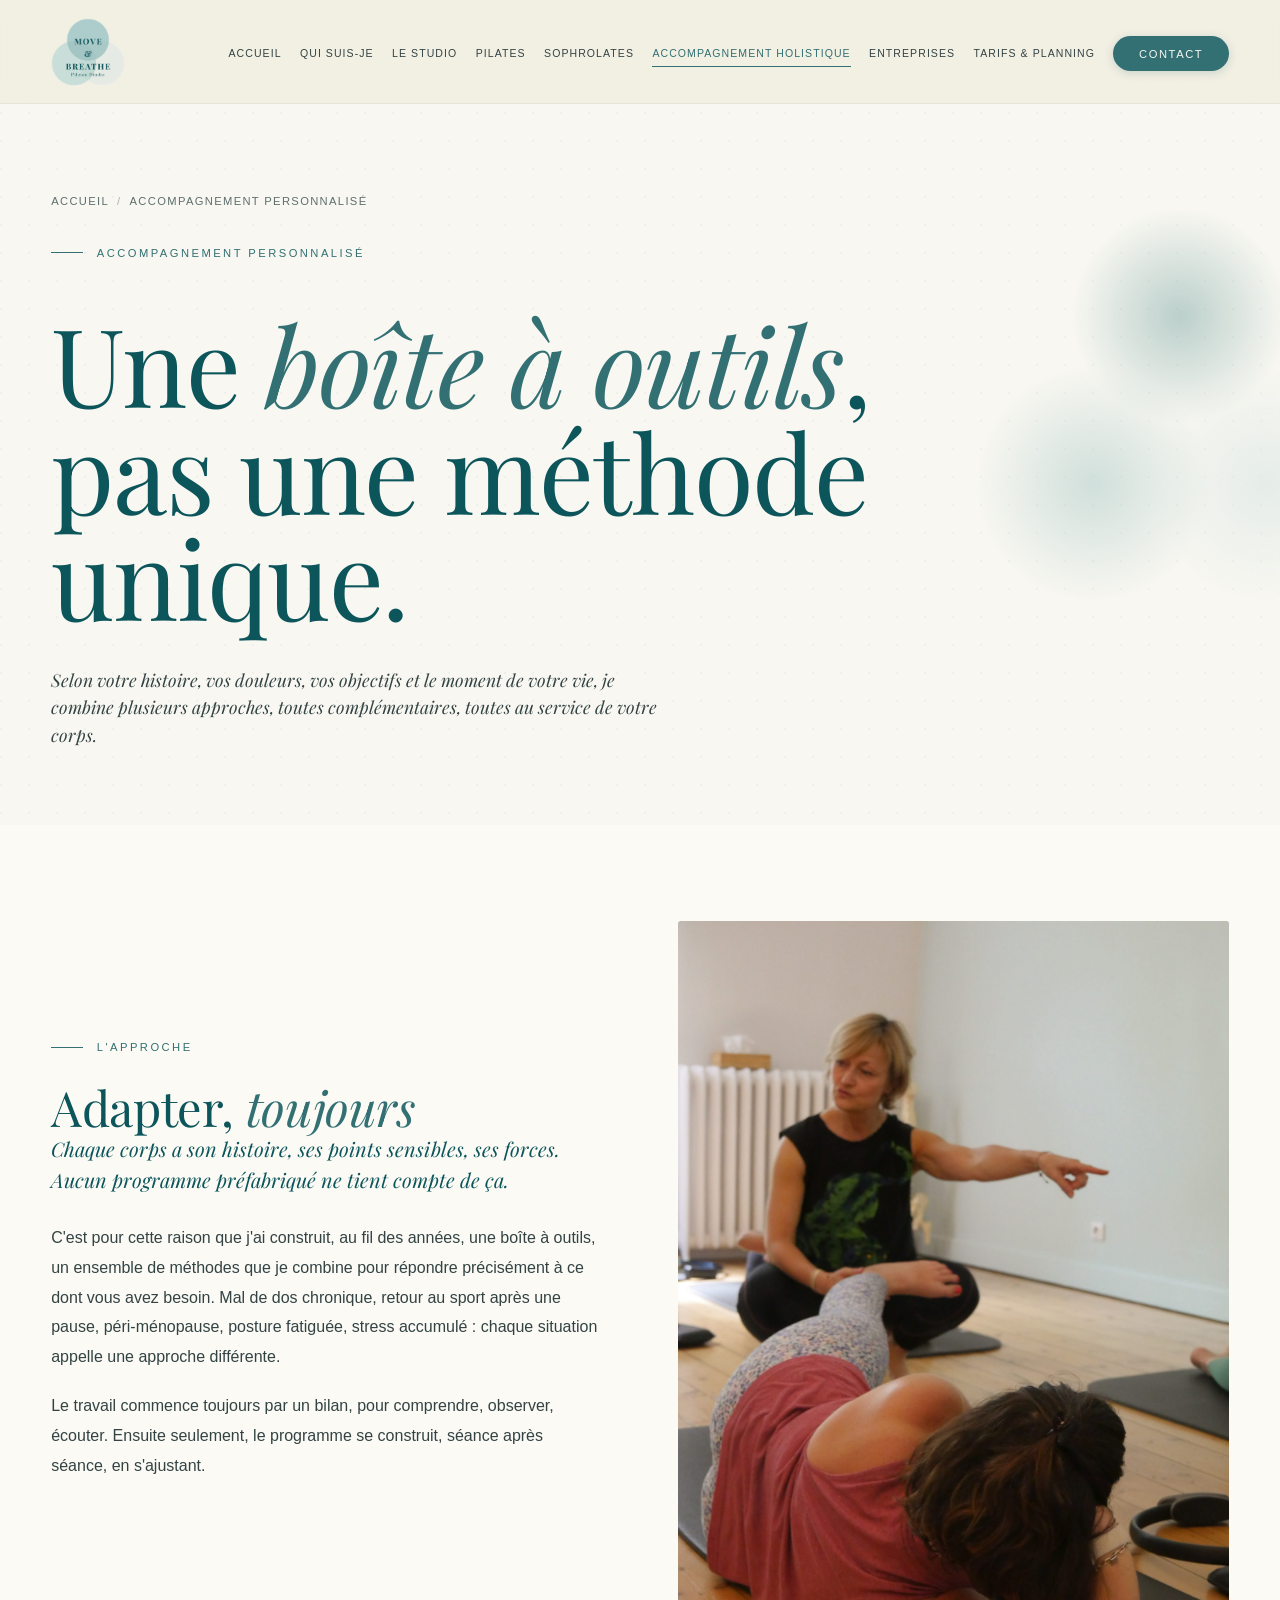
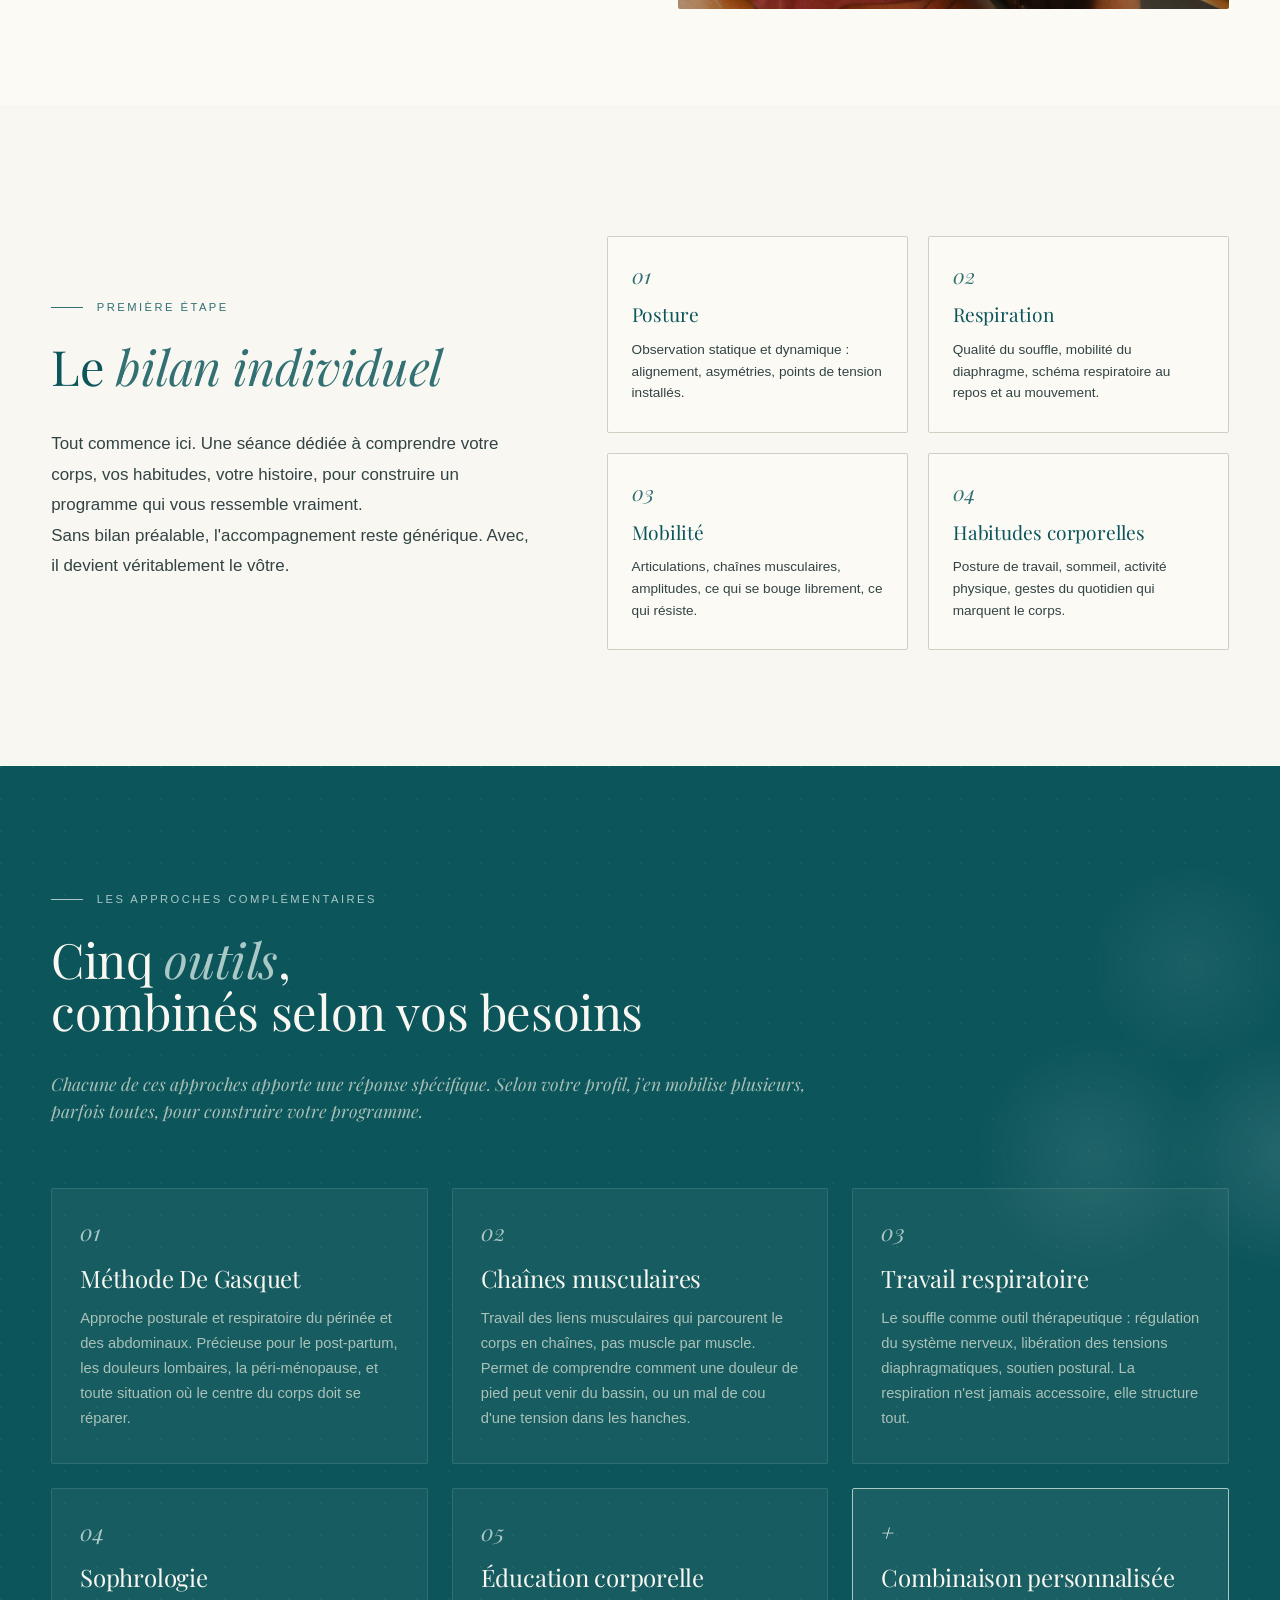
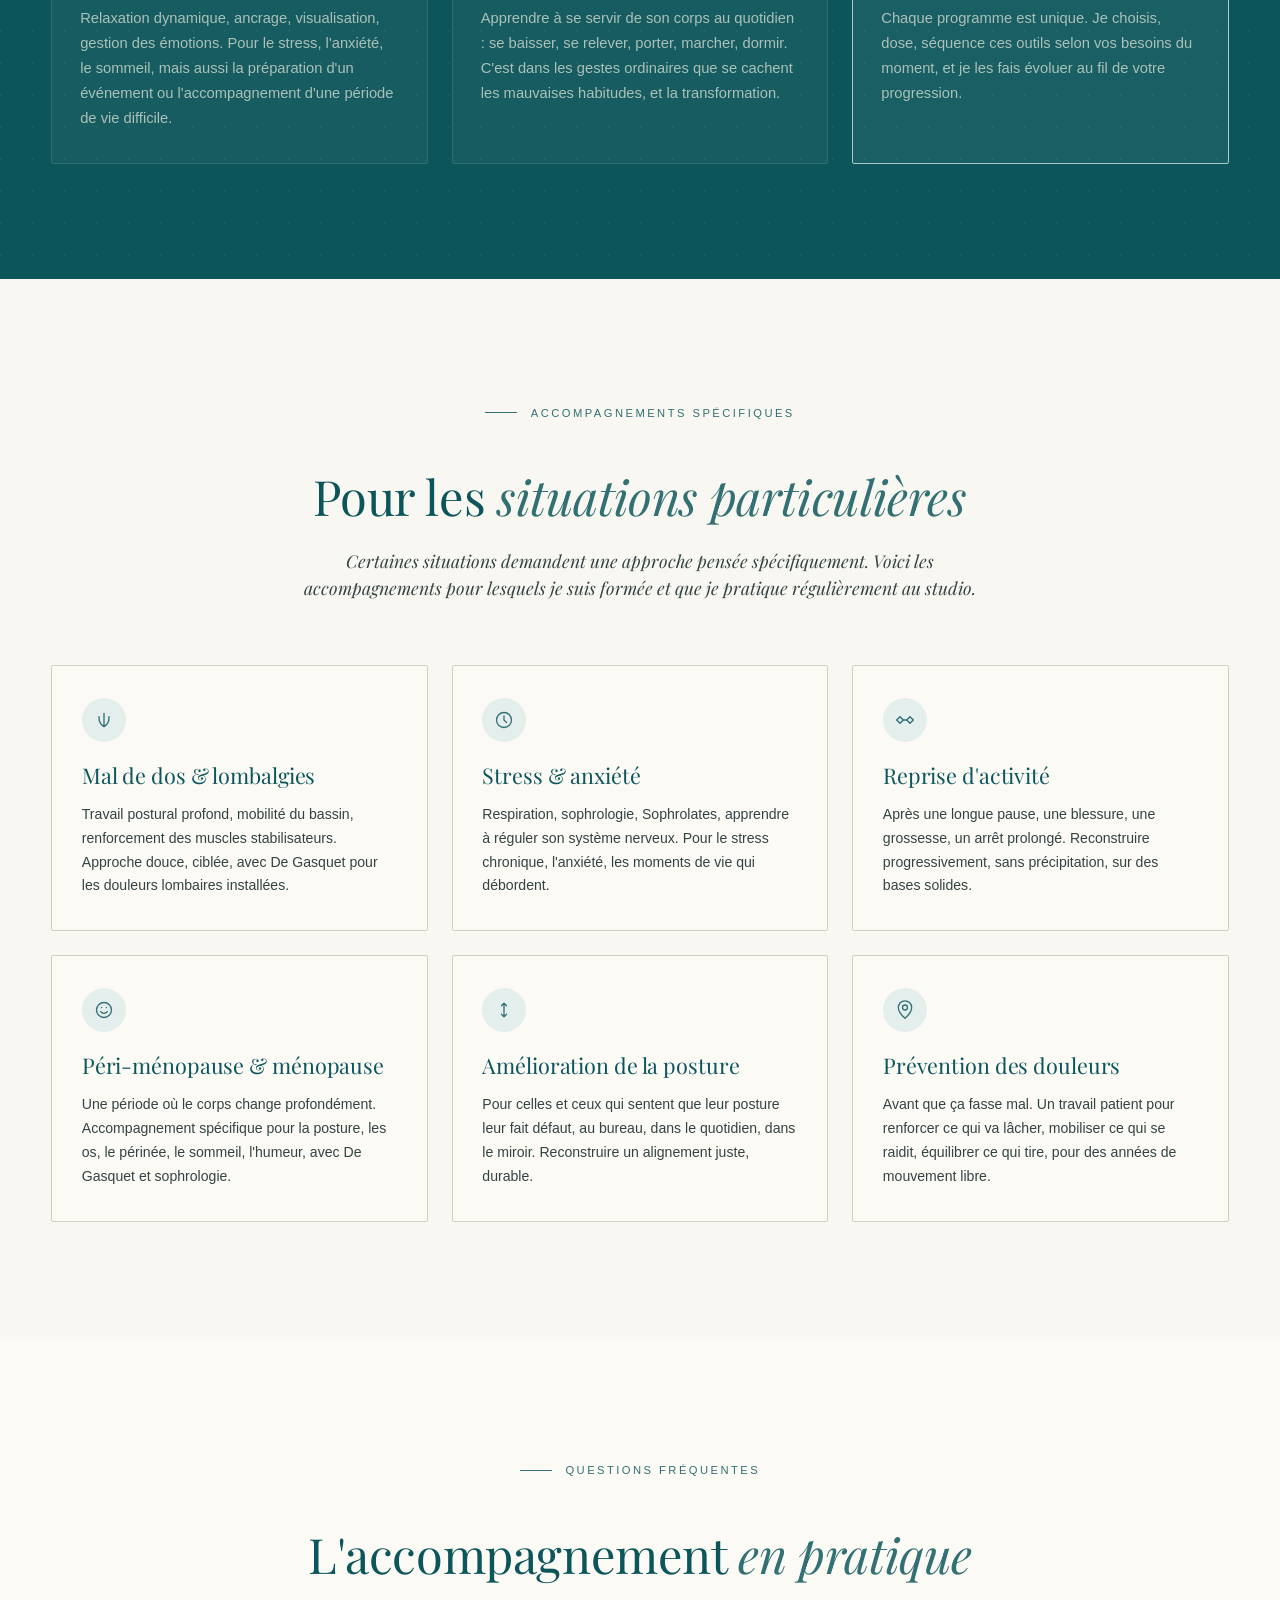
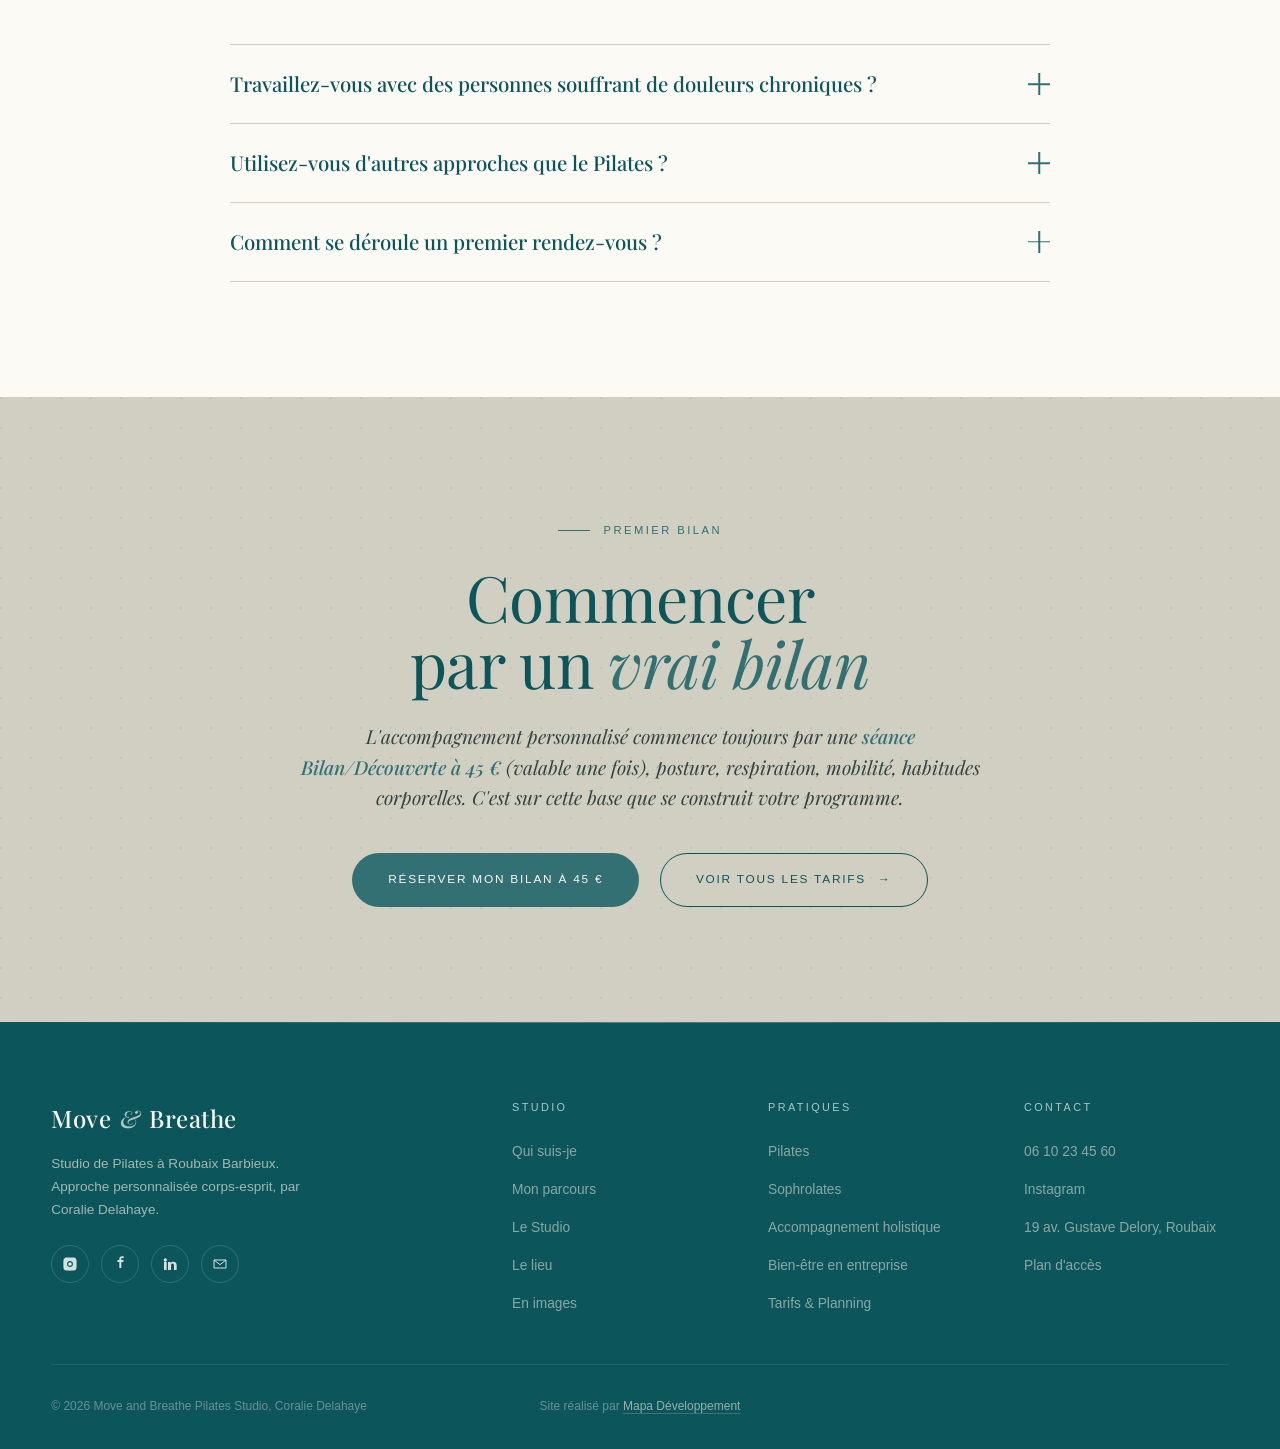
<file: accompagnement.html>
<!DOCTYPE html>
<html lang="fr">
<head>
<meta charset="UTF-8">
<meta name="viewport" content="width=device-width, initial-scale=1.0">
<title>Accompagnement personnalisé, Boîte à outils · Move and Breathe Pilates Studio</title>
<meta name="description" content="Accompagnement personnalisé au studio Move and Breathe à Roubaix Barbieux : bilan individuel, méthode De Gasquet, chaînes musculaires, sophrologie, éducation corporelle. Mal de dos, stress, péri-ménopause, posture, reprise d'activité.">
<meta name="keywords" content="accompagnement personnalisé pilates, méthode De Gasquet Lille, chaînes musculaires, sophrologie Roubaix, mal de dos, péri-ménopause">
<link rel="canonical" href="https://moveandbreathelille.fr/accompagnement.html">

<meta property="og:type" content="website">
<meta property="og:title" content="Accompagnement personnalisé, Move and Breathe">
<meta property="og:description" content="La boîte à outils du studio : De Gasquet, chaînes musculaires, sophrologie, respiration. Pour le mal de dos, le stress, la péri-ménopause, la posture.">
<meta property="og:url" content="https://moveandbreathelille.fr/accompagnement.html">

<link rel="preconnect" href="https://fonts.googleapis.com">
<link rel="preconnect" href="https://fonts.gstatic.com" crossorigin>
<link href="https://fonts.googleapis.com/css2?family=Playfair+Display:ital,wght@0,400;0,500;0,600;0,700;1,400;1,500;1,600&display=swap" rel="stylesheet">
<link rel="stylesheet" href="styles.css">

<style>
  /* ==== INTRO ==== */
  .intro-section {
    background: var(--cream-soft);
    padding: clamp(4rem, 8vw, 6rem) 0;
  }
  .intro-grid {
    display: grid;
    grid-template-columns: 1fr 1fr;
    gap: clamp(3rem, 6vw, 6rem);
    align-items: center;
  }
  .intro-lede {
    font-family: var(--serif);
    font-style: italic;
    font-size: clamp(1.25rem, 1.5vw, 1.45rem);
    line-height: 1.55;
    color: var(--teal-deep);
    margin-bottom: 1.75rem;
    font-weight: 400;
  }
  .intro-text {
    font-size: 1rem;
    line-height: 1.85;
    color: var(--ink-soft);
    margin-bottom: 1.25rem;
  }
  .intro-image {
    aspect-ratio: 4/5;
    border-radius: 2px;
    overflow: hidden;
    position: relative;
  }
  .intro-image .img-panel-placeholder {
    background: linear-gradient(160deg, var(--teal-deep), var(--teal-mid) 60%, var(--sage-deep));
  }

  /* ==== BILAN ==== */
  .bilan-section {
    background: var(--cream);
    position: relative;
  }
  .bilan-grid {
    display: grid;
    grid-template-columns: 1fr 1.3fr;
    gap: clamp(3rem, 6vw, 5rem);
    align-items: center;
  }
  .bilan-points {
    display: grid;
    grid-template-columns: 1fr 1fr;
    gap: 1.25rem;
    margin-top: 1rem;
  }
  .bilan-point {
    background: var(--cream-soft);
    border: 1px solid var(--beige);
    padding: 1.75rem 1.5rem;
    border-radius: 2px;
    transition: all 0.3s var(--ease);
  }
  .bilan-point:hover {
    border-color: var(--sage-deep);
    transform: translateY(-3px);
  }
  .bilan-point-num {
    font-family: var(--serif);
    font-style: italic;
    font-size: 1.3rem;
    color: var(--teal);
    margin-bottom: 0.85rem;
    display: block;
    line-height: 1;
  }
  .bilan-point h4 {
    font-family: var(--serif);
    font-size: 1.2rem;
    font-weight: 400;
    color: var(--teal-deep);
    margin-bottom: 0.5rem;
    letter-spacing: -0.005em;
  }
  .bilan-point p {
    font-size: 0.85rem;
    line-height: 1.6;
    color: var(--ink-soft);
  }

  /* ==== APPROACHES (5 outils) ==== */
  .approaches {
    background: var(--teal-deep);
    color: var(--cream);
    position: relative;
    overflow: hidden;
  }
  .approaches::before {
    content: '';
    position: absolute;
    inset: 0;
    background-image: radial-gradient(circle at 1px 1px, rgba(220, 227, 214, 0.05) 1px, transparent 0);
    background-size: 32px 32px;
  }
  .approaches-circles-bg {
    position: absolute;
    top: -80px; right: -180px;
    width: 540px; height: 540px;
    background:
      radial-gradient(circle at 50% 30%, var(--sage-deep) 0%, transparent 24%),
      radial-gradient(circle at 32% 65%, var(--sage) 0%, transparent 24%),
      radial-gradient(circle at 68% 65%, var(--sage-pale) 0%, transparent 24%);
    opacity: 0.13;
    pointer-events: none;
  }
  .approaches .container { position: relative; z-index: 1; }
  .approaches .eyebrow { color: var(--sage); }
  .approaches .eyebrow::before { background: var(--sage); }
  .approaches h2 { color: var(--cream); margin: 1.5rem 0 2rem; }
  .approaches h2 em { color: var(--sage); }
  .approaches .lede { color: rgba(220, 227, 214, 0.75); }

  .approaches-grid {
    display: grid;
    grid-template-columns: repeat(3, 1fr);
    gap: 1.5rem;
    margin-top: 4rem;
  }
  .approach-card {
    background: rgba(220, 227, 214, 0.05);
    border: 1px solid rgba(220, 227, 214, 0.12);
    border-radius: 2px;
    padding: 2rem 1.75rem;
    transition: all 0.4s var(--ease);
  }
  .approach-card:hover {
    background: rgba(220, 227, 214, 0.09);
    border-color: var(--sage);
    transform: translateY(-4px);
  }
  .approach-card .num {
    font-family: var(--serif);
    font-style: italic;
    font-size: 1.4rem;
    color: var(--sage);
    line-height: 1;
    margin-bottom: 1.25rem;
    display: block;
  }
  .approach-card h3 {
    font-family: var(--serif);
    font-size: 1.5rem;
    font-weight: 400;
    color: var(--cream);
    margin-bottom: 0.85rem;
    line-height: 1.2;
    letter-spacing: -0.01em;
  }
  .approach-card p {
    font-size: 0.92rem;
    line-height: 1.7;
    color: rgba(220, 227, 214, 0.75);
  }

  /* ==== SPECIFIC ACCOMPANIMENTS ==== */
  .specific {
    background: var(--cream);
  }
  .specific-grid {
    display: grid;
    grid-template-columns: repeat(3, 1fr);
    gap: 1.5rem;
    margin-top: 3.5rem;
  }
  .specific-card {
    background: var(--cream-soft);
    border: 1px solid var(--beige);
    border-radius: 2px;
    padding: 2rem 1.85rem;
    transition: all 0.4s var(--ease);
    position: relative;
    overflow: hidden;
  }
  .specific-card::before {
    content: '';
    position: absolute;
    top: 0; left: 0;
    width: 4px; height: 100%;
    background: var(--sage-deep);
    transform: scaleY(0);
    transform-origin: top;
    transition: transform 0.4s var(--ease);
  }
  .specific-card:hover {
    border-color: var(--sage-deep);
    transform: translateY(-4px);
    box-shadow: 0 24px 48px -24px rgba(30, 72, 71, 0.18);
  }
  .specific-card:hover::before { transform: scaleY(1); }
  .specific-card-icon {
    width: 44px; height: 44px;
    background: var(--teal-soft);
    border-radius: 50%;
    display: flex;
    align-items: center;
    justify-content: center;
    color: var(--teal);
    margin-bottom: 1.25rem;
  }
  .specific-card-icon svg { width: 20px; height: 20px; }
  .specific-card h3 {
    font-family: var(--serif);
    font-size: 1.35rem;
    font-weight: 400;
    color: var(--teal-deep);
    margin-bottom: 0.85rem;
    line-height: 1.25;
    letter-spacing: -0.005em;
  }
  .specific-card p {
    font-size: 0.88rem;
    line-height: 1.7;
    color: var(--ink-soft);
  }

  /* ==== CTA ==== */
  .accomp-cta {
    background: var(--beige);
    text-align: center;
    position: relative;
    overflow: hidden;
  }
  .accomp-cta::before {
    content: '';
    position: absolute;
    inset: 0;
    background-image: radial-gradient(circle at 1px 1px, rgba(30, 72, 71, 0.08) 1px, transparent 0);
    background-size: 30px 30px;
  }
  .accomp-cta .container { position: relative; z-index: 1; }
  .accomp-cta-inner { max-width: 680px; margin: 0 auto; }
  .accomp-cta h2 { margin: 1.5rem 0 1.5rem; }
  .accomp-cta-text {
    font-family: var(--serif);
    font-style: italic;
    font-size: 1.2rem;
    line-height: 1.6;
    color: var(--ink-soft);
    margin-bottom: 2.5rem;
  }
  .accomp-cta-actions {
    display: flex;
    gap: 1.25rem;
    justify-content: center;
    flex-wrap: wrap;
  }

  @media (max-width: 980px) {
    .intro-grid,
    .bilan-grid { grid-template-columns: 1fr; gap: 2.5rem; }
    .bilan-points { grid-template-columns: 1fr; }
    .approaches-grid { grid-template-columns: 1fr; }
    .specific-grid { grid-template-columns: 1fr; }
  }
</style>
</head>

<body>

<!-- NAV -->
<nav class="nav" aria-label="Navigation principale">
  <div class="nav-inner">
    <a href="index.html" class="logo-mark" aria-label="Move and Breathe Pilates Studio">
        <img src="assets/img/logo-officiel.png" alt="Move and Breathe Pilates Studio" class="logo-img">
      </a>
    <button class="nav-burger" aria-label="Ouvrir le menu" aria-expanded="false">
      <span></span><span></span><span></span>
    </button>
    <ul class="nav-links">
      <li><a href="index.html">Accueil</a></li>
      <li><a href="qui-suis-je.html">Qui suis-je</a></li>
      <li><a href="le-studio.html">Le Studio</a></li>
      <li><a href="pilates.html">Pilates</a></li>
      <li><a href="sophrolates.html">Sophrolates</a></li>
      <li><a href="accompagnement.html">Accompagnement holistique</a></li>
      <li><a href="entreprises.html">Entreprises</a></li>
      <li><a href="tarifs.html">Tarifs &amp; Planning</a></li>
      <li><a href="contact.html" class="nav-cta">Contact</a></li>
    </ul>
  </div>
</nav>

<!-- HEADER -->
<header class="page-header">
  <div class="container">
    <div class="page-header-inner reveal">
      <div class="breadcrumb">
        <a href="index.html">Accueil</a>
        <span class="breadcrumb-sep">/</span>
        <span>Accompagnement personnalisé</span>
      </div>
      <div class="eyebrow">Accompagnement personnalisé</div>
      <h1 class="h-mega mt-2">
        Une <em>boîte à outils</em>,<br>
        pas une méthode unique.
      </h1>
      <p class="lede mt-3">
        Selon votre histoire, vos douleurs, vos objectifs et le moment de votre vie, je combine plusieurs approches, toutes complémentaires, toutes au service de votre corps.
      </p>
    </div>
  </div>
</header>

<!-- INTRO -->
<section class="intro-section">
  <div class="container">
    <div class="intro-grid">
      <div class="reveal">
        <div class="eyebrow">L'approche</div>
        <h2 class="h-2 mt-2">Adapter, <em>toujours</em></h2>
        <p class="intro-lede">
          Chaque corps a son histoire, ses points sensibles, ses forces. Aucun programme préfabriqué ne tient compte de ça.
        </p>
        <p class="intro-text">
          C'est pour cette raison que j'ai construit, au fil des années, une boîte à outils, un ensemble de méthodes que je combine pour répondre précisément à ce dont vous avez besoin. Mal de dos chronique, retour au sport après une pause, péri-ménopause, posture fatiguée, stress accumulé : chaque situation appelle une approche différente.
        </p>
        <p class="intro-text">
          Le travail commence toujours par un bilan, pour comprendre, observer, écouter. Ensuite seulement, le programme se construit, séance après séance, en s'ajustant.
        </p>
      </div>
      <div class="intro-image reveal reveal-delay-2">
        <div class="img-panel">
          <img src="assets/img/accompagnement-bilan.jpg" alt="Séance d'accompagnement personnalisé et de bilan postural au studio Move and Breathe" loading="lazy">
        </div>
      </div>
    </div>
  </div>
</section>

<!-- BILAN -->
<section class="bilan-section" id="bilan">
  <div class="container">
    <div class="bilan-grid">
      <div class="reveal">
        <div class="eyebrow">Première étape</div>
        <h2 class="h-2 mt-2">Le <em>bilan individuel</em></h2>
        <p class="body-text mt-3">
          Tout commence ici. Une séance dédiée à comprendre votre corps, vos habitudes, votre histoire, pour construire un programme qui vous ressemble vraiment.
        </p>
        <p class="body-text">
          Sans bilan préalable, l'accompagnement reste générique. Avec, il devient véritablement le vôtre.
        </p>
      </div>
      <div class="reveal reveal-delay-2">
        <div class="bilan-points">
          <div class="bilan-point">
            <span class="bilan-point-num">01</span>
            <h4>Posture</h4>
            <p>Observation statique et dynamique : alignement, asymétries, points de tension installés.</p>
          </div>
          <div class="bilan-point">
            <span class="bilan-point-num">02</span>
            <h4>Respiration</h4>
            <p>Qualité du souffle, mobilité du diaphragme, schéma respiratoire au repos et au mouvement.</p>
          </div>
          <div class="bilan-point">
            <span class="bilan-point-num">03</span>
            <h4>Mobilité</h4>
            <p>Articulations, chaînes musculaires, amplitudes, ce qui se bouge librement, ce qui résiste.</p>
          </div>
          <div class="bilan-point">
            <span class="bilan-point-num">04</span>
            <h4>Habitudes corporelles</h4>
            <p>Posture de travail, sommeil, activité physique, gestes du quotidien qui marquent le corps.</p>
          </div>
        </div>
      </div>
    </div>
  </div>
</section>

<!-- APPROCHES COMPLÉMENTAIRES -->
<section class="approaches" id="approches">
  <div class="approaches-circles-bg" aria-hidden="true" data-parallax="0.18"></div>
  <div class="container">
    <div class="reveal" style="max-width: 760px;">
      <div class="eyebrow">Les approches complémentaires</div>
      <h2 class="h-2">Cinq <em>outils</em>,<br>combinés selon vos besoins</h2>
      <p class="lede">Chacune de ces approches apporte une réponse spécifique. Selon votre profil, j'en mobilise plusieurs, parfois toutes, pour construire votre programme.</p>
    </div>

    <div class="approaches-grid">
      <div class="approach-card reveal reveal-delay-1">
        <span class="num">01</span>
        <h3>Méthode De Gasquet</h3>
        <p>Approche posturale et respiratoire du périnée et des abdominaux. Précieuse pour le post-partum, les douleurs lombaires, la péri-ménopause, et toute situation où le centre du corps doit se réparer.</p>
      </div>
      <div class="approach-card reveal reveal-delay-2">
        <span class="num">02</span>
        <h3>Chaînes musculaires</h3>
        <p>Travail des liens musculaires qui parcourent le corps en chaînes, pas muscle par muscle. Permet de comprendre comment une douleur de pied peut venir du bassin, ou un mal de cou d'une tension dans les hanches.</p>
      </div>
      <div class="approach-card reveal reveal-delay-3">
        <span class="num">03</span>
        <h3>Travail respiratoire</h3>
        <p>Le souffle comme outil thérapeutique : régulation du système nerveux, libération des tensions diaphragmatiques, soutien postural. La respiration n'est jamais accessoire, elle structure tout.</p>
      </div>
      <div class="approach-card reveal reveal-delay-1">
        <span class="num">04</span>
        <h3>Sophrologie</h3>
        <p>Relaxation dynamique, ancrage, visualisation, gestion des émotions. Pour le stress, l'anxiété, le sommeil, mais aussi la préparation d'un événement ou l'accompagnement d'une période de vie difficile.</p>
      </div>
      <div class="approach-card reveal reveal-delay-2">
        <span class="num">05</span>
        <h3>Éducation corporelle</h3>
        <p>Apprendre à se servir de son corps au quotidien : se baisser, se relever, porter, marcher, dormir. C'est dans les gestes ordinaires que se cachent les mauvaises habitudes, et la transformation.</p>
      </div>
      <div class="approach-card reveal reveal-delay-3" style="background: rgba(191, 213, 207, 0.08); border-color: var(--sage); border-width: 1.5px;">
        <span class="num" style="color: var(--cream);">+</span>
        <h3>Combinaison personnalisée</h3>
        <p>Chaque programme est unique. Je choisis, dose, séquence ces outils selon vos besoins du moment, et je les fais évoluer au fil de votre progression.</p>
      </div>
    </div>
  </div>
</section>

<!-- SPECIFIC ACCOMPANIMENTS -->
<section class="specific" id="specifiques">
  <div class="container">
    <div class="section-head center reveal">
      <div class="eyebrow center">Accompagnements spécifiques</div>
      <h2 class="h-2 mt-2">Pour les <em>situations particulières</em></h2>
      <p class="lede mt-2">Certaines situations demandent une approche pensée spécifiquement. Voici les accompagnements pour lesquels je suis formée et que je pratique régulièrement au studio.</p>
    </div>

    <div class="specific-grid">
      <article class="specific-card reveal reveal-delay-1">
        <div class="specific-card-icon" aria-hidden="true">
          <svg viewBox="0 0 24 24" fill="none" stroke="currentColor" stroke-width="1.6" stroke-linecap="round" stroke-linejoin="round">
            <path d="M12 4v16M6 8c0 4 0 8 6 12M18 8c0 4 0 8-6 12"/>
          </svg>
        </div>
        <h3>Mal de dos &amp; lombalgies</h3>
        <p>Travail postural profond, mobilité du bassin, renforcement des muscles stabilisateurs. Approche douce, ciblée, avec De Gasquet pour les douleurs lombaires installées.</p>
      </article>

      <article class="specific-card reveal reveal-delay-2">
        <div class="specific-card-icon" aria-hidden="true">
          <svg viewBox="0 0 24 24" fill="none" stroke="currentColor" stroke-width="1.6" stroke-linecap="round" stroke-linejoin="round">
            <circle cx="12" cy="12" r="9"/>
            <path d="M12 7v5l3 3"/>
          </svg>
        </div>
        <h3>Stress &amp; anxiété</h3>
        <p>Respiration, sophrologie, Sophrolates, apprendre à réguler son système nerveux. Pour le stress chronique, l'anxiété, les moments de vie qui débordent.</p>
      </article>

      <article class="specific-card reveal reveal-delay-3">
        <div class="specific-card-icon" aria-hidden="true">
          <svg viewBox="0 0 24 24" fill="none" stroke="currentColor" stroke-width="1.6" stroke-linecap="round" stroke-linejoin="round">
            <path d="M2 12l4-4 4 4-4 4z"/>
            <path d="M14 12l4-4 4 4-4 4z"/>
            <path d="M10 12h4"/>
          </svg>
        </div>
        <h3>Reprise d'activité</h3>
        <p>Après une longue pause, une blessure, une grossesse, un arrêt prolongé. Reconstruire progressivement, sans précipitation, sur des bases solides.</p>
      </article>

      <article class="specific-card reveal reveal-delay-1">
        <div class="specific-card-icon" aria-hidden="true">
          <svg viewBox="0 0 24 24" fill="none" stroke="currentColor" stroke-width="1.6" stroke-linecap="round" stroke-linejoin="round">
            <circle cx="12" cy="12" r="9"/>
            <path d="M8 14s1.5 2 4 2 4-2 4-2"/>
            <line x1="9" y1="9" x2="9.01" y2="9"/>
            <line x1="15" y1="9" x2="15.01" y2="9"/>
          </svg>
        </div>
        <h3>Péri-ménopause &amp; ménopause</h3>
        <p>Une période où le corps change profondément. Accompagnement spécifique pour la posture, les os, le périnée, le sommeil, l'humeur, avec De Gasquet et sophrologie.</p>
      </article>

      <article class="specific-card reveal reveal-delay-2">
        <div class="specific-card-icon" aria-hidden="true">
          <svg viewBox="0 0 24 24" fill="none" stroke="currentColor" stroke-width="1.6" stroke-linecap="round" stroke-linejoin="round">
            <line x1="12" y1="4" x2="12" y2="20"/>
            <polyline points="9,7 12,4 15,7"/>
            <polyline points="9,17 12,20 15,17"/>
          </svg>
        </div>
        <h3>Amélioration de la posture</h3>
        <p>Pour celles et ceux qui sentent que leur posture leur fait défaut, au bureau, dans le quotidien, dans le miroir. Reconstruire un alignement juste, durable.</p>
      </article>

      <article class="specific-card reveal reveal-delay-3">
        <div class="specific-card-icon" aria-hidden="true">
          <svg viewBox="0 0 24 24" fill="none" stroke="currentColor" stroke-width="1.6" stroke-linecap="round" stroke-linejoin="round">
            <path d="M12 22s8-7 8-13a8 8 0 10-16 0c0 6 8 13 8 13z"/>
            <circle cx="12" cy="9" r="3"/>
          </svg>
        </div>
        <h3>Prévention des douleurs</h3>
        <p>Avant que ça fasse mal. Un travail patient pour renforcer ce qui va lâcher, mobiliser ce qui se raidit, équilibrer ce qui tire, pour des années de mouvement libre.</p>
      </article>
    </div>
  </div>
</section>

<!-- FAQ -->
<section class="faq-section soft">
  <div class="container">
    <div class="section-head center reveal">
      <div class="eyebrow center">Questions fréquentes</div>
      <h2 class="h-2 mt-2">L'accompagnement <em>en pratique</em></h2>
    </div>
    <div class="faq-list reveal">
      <div class="faq-item">
        <button class="faq-q">Travaillez-vous avec des personnes souffrant de douleurs chroniques ?<span class="faq-q-icon" aria-hidden="true"></span></button>
        <div class="faq-a"><div class="faq-a-inner">Chaque situation est étudiée individuellement afin d'adapter la pratique aux besoins et aux capacités de chacun.</div></div>
      </div>
      <div class="faq-item">
        <button class="faq-q">Utilisez-vous d'autres approches que le Pilates ?<span class="faq-q-icon" aria-hidden="true"></span></button>
        <div class="faq-a"><div class="faq-a-inner">Oui. Selon les besoins, j'intègre également des outils issus de la méthode De Gasquet, de la sophrologie et du travail des chaînes musculaires.</div></div>
      </div>
      <div class="faq-item">
        <button class="faq-q">Comment se déroule un premier rendez-vous ?<span class="faq-q-icon" aria-hidden="true"></span></button>
        <div class="faq-a"><div class="faq-a-inner">Tout commence par une séance Bilan/Découverte à 45 € : on observe la posture, la respiration, la mobilité et les habitudes corporelles, pour construire ensuite un programme qui vous ressemble vraiment.</div></div>
      </div>
    </div>
  </div>
</section>

<!-- CTA -->
<section class="accomp-cta">
  <div class="container">
    <div class="accomp-cta-inner reveal">
      <div class="eyebrow center">Premier bilan</div>
      <h2 class="h-1">Commencer<br>par un <em>vrai bilan</em></h2>
      <p class="accomp-cta-text">
        L'accompagnement personnalisé commence toujours par une <strong style="color: var(--teal); font-weight: 500;">séance Bilan/Découverte à 45 €</strong> (valable une fois), posture, respiration, mobilité, habitudes corporelles. C'est sur cette base que se construit votre programme.
      </p>
      <div class="accomp-cta-actions">
        <a href="contact.html" class="btn btn-primary btn-magnetic">Réserver mon bilan à 45 €</a>
        <a href="tarifs.html" class="btn btn-outline">
          Voir tous les tarifs
          <span class="arrow">→</span>
        </a>
      </div>
    </div>
  </div>
</section>

<!-- FOOTER -->
<footer>
  <div class="container">
    <div class="footer-grid">
      <div>
        <div class="footer-brand">Move <span>&amp;</span> Breathe</div>
        <p class="footer-tagline">Studio de Pilates à Roubaix Barbieux. Approche personnalisée corps-esprit, par Coralie Delahaye.</p>
        <div class="footer-social">
          <a href="https://www.instagram.com/moveandbreathelille" target="_blank" rel="noopener" aria-label="Instagram">
            <svg viewBox="0 0 24 24" fill="currentColor"><path d="M12 2.2c3.2 0 3.6 0 4.8.1 1.2.1 1.8.2 2.2.4.6.2 1 .5 1.5.9.5.5.7.9.9 1.5.2.4.4 1 .4 2.2.1 1.3.1 1.6.1 4.8s0 3.6-.1 4.8c-.1 1.2-.2 1.8-.4 2.2-.2.6-.5 1-.9 1.5-.5.5-.9.7-1.5.9-.4.2-1 .4-2.2.4-1.3.1-1.6.1-4.8.1s-3.6 0-4.8-.1c-1.2-.1-1.8-.2-2.2-.4-.6-.2-1-.5-1.5-.9-.5-.5-.7-.9-.9-1.5-.2-.4-.4-1-.4-2.2-.1-1.3-.1-1.6-.1-4.8s0-3.6.1-4.8c.1-1.2.2-1.8.4-2.2.2-.6.5-1 .9-1.5.5-.5.9-.7 1.5-.9.4-.2 1-.4 2.2-.4 1.3-.1 1.6-.1 4.8-.1zm0 5.4a4.4 4.4 0 100 8.8 4.4 4.4 0 000-8.8zm0 7.2a2.8 2.8 0 110-5.6 2.8 2.8 0 010 5.6zm5.6-7.4a1 1 0 11-2.1 0 1 1 0 012.1 0z"/></svg>
          </a>
          <a href="#" target="_blank" rel="noopener" aria-label="Facebook">
            <svg viewBox="0 0 24 24" fill="currentColor"><path d="M14 9h3l.4-3H14V4.6c0-.9.3-1.5 1.6-1.5H17.5V.4C17.1.3 16.1.2 15 .2 12.6.2 11 1.7 11 4.3V6H8.2v3H11v9h3V9z"/></svg>
          </a>
          <a href="#" target="_blank" rel="noopener" aria-label="LinkedIn">
            <svg viewBox="0 0 24 24" fill="currentColor"><path d="M4.98 3.5a2.5 2.5 0 11-.02 5 2.5 2.5 0 01.02-5zM3 9h4v12H3V9zm6 0h3.8v1.7h.05c.53-1 1.83-2.05 3.77-2.05C20.6 8.65 22 10.5 22 14v7h-4v-6.2c0-1.5-.03-3.4-2.07-3.4-2.08 0-2.4 1.6-2.4 3.3V21H9V9z"/></svg>
          </a>
          <a href="mailto:moveandbreathelille@gmail.com" aria-label="Email">
            <svg viewBox="0 0 24 24" fill="none" stroke="currentColor" stroke-width="1.5"><path d="M3 6h18v12H3z"/><path d="M3 6l9 7 9-7"/></svg>
          </a>
        </div>
      </div>
      <div>
        <div class="footer-col-title">Studio</div>
        <ul class="footer-links">
          <li><a href="qui-suis-je.html">Qui suis-je</a></li>
          <li><a href="qui-suis-je.html#parcours">Mon parcours</a></li>
          <li><a href="le-studio.html">Le Studio</a></li>
          <li><a href="le-studio.html#lieu">Le lieu</a></li>
          <li><a href="le-studio.html#galerie">En images</a></li>
        </ul>
      </div>
      <div>
        <div class="footer-col-title">Pratiques</div>
        <ul class="footer-links">
          <li><a href="pilates.html">Pilates</a></li>
          <li><a href="sophrolates.html">Sophrolates</a></li>
          <li><a href="accompagnement.html">Accompagnement holistique</a></li>
          <li><a href="entreprises.html">Bien-être en entreprise</a></li>
          <li><a href="tarifs.html">Tarifs &amp; Planning</a></li>
        </ul>
      </div>
      <div>
        <div class="footer-col-title">Contact</div>
        <ul class="footer-links">
          <li><a href="tel:0610234560">06 10 23 45 60</a></li>
          <li><a href="https://www.instagram.com/moveandbreathelille" target="_blank" rel="noopener">Instagram</a></li>
          <li><a href="contact.html">19 av. Gustave Delory, Roubaix</a></li>
          <li><a href="contact.html#access">Plan d'accès</a></li>
        </ul>
      </div>
    </div>
    <div class="footer-bottom">
      <span>© <span data-year>2026</span> Move and Breathe Pilates Studio, Coralie Delahaye</span>
      <span class="footer-credit">Site réalisé par <a href="https://mapa-developpement.fr" target="_blank" rel="noopener">Mapa Développement</a></span>
    </div>
  </div>
</footer>

<script src="script.js"></script>
</body>
</html>
</file>
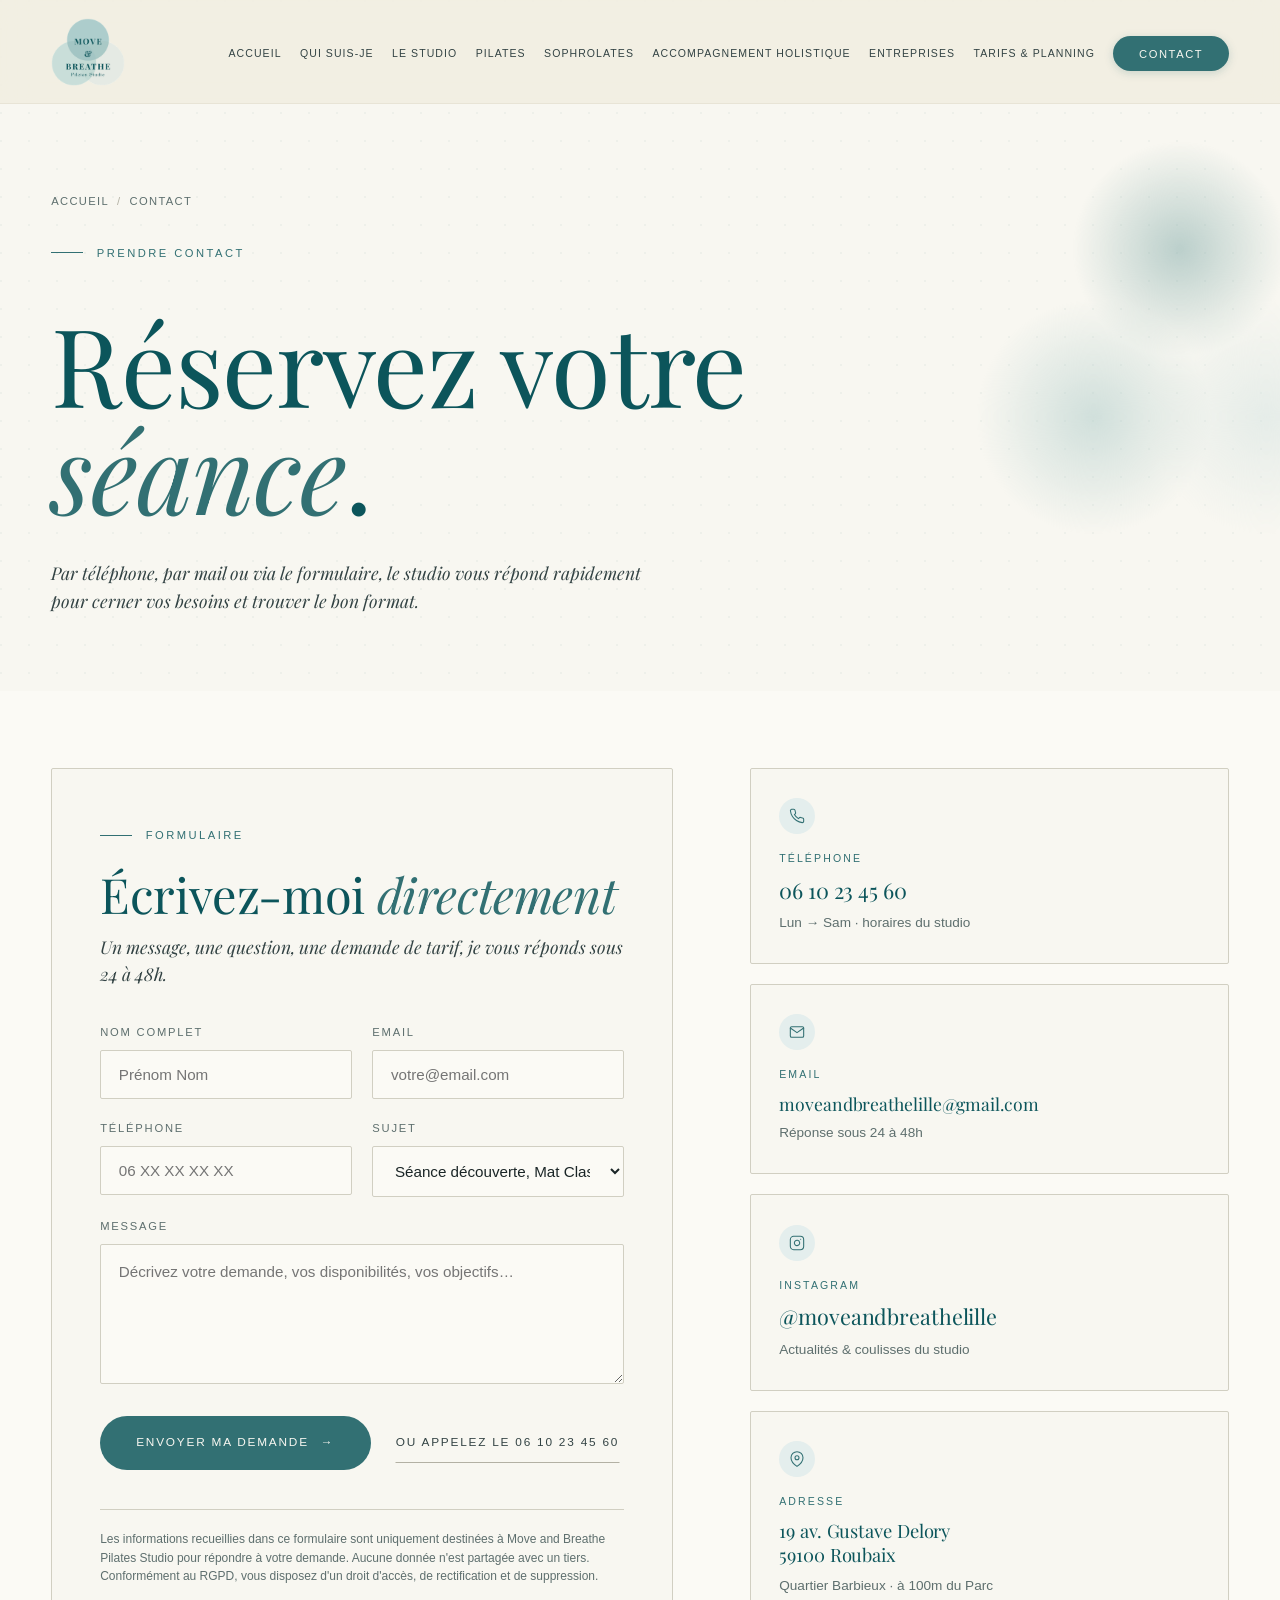
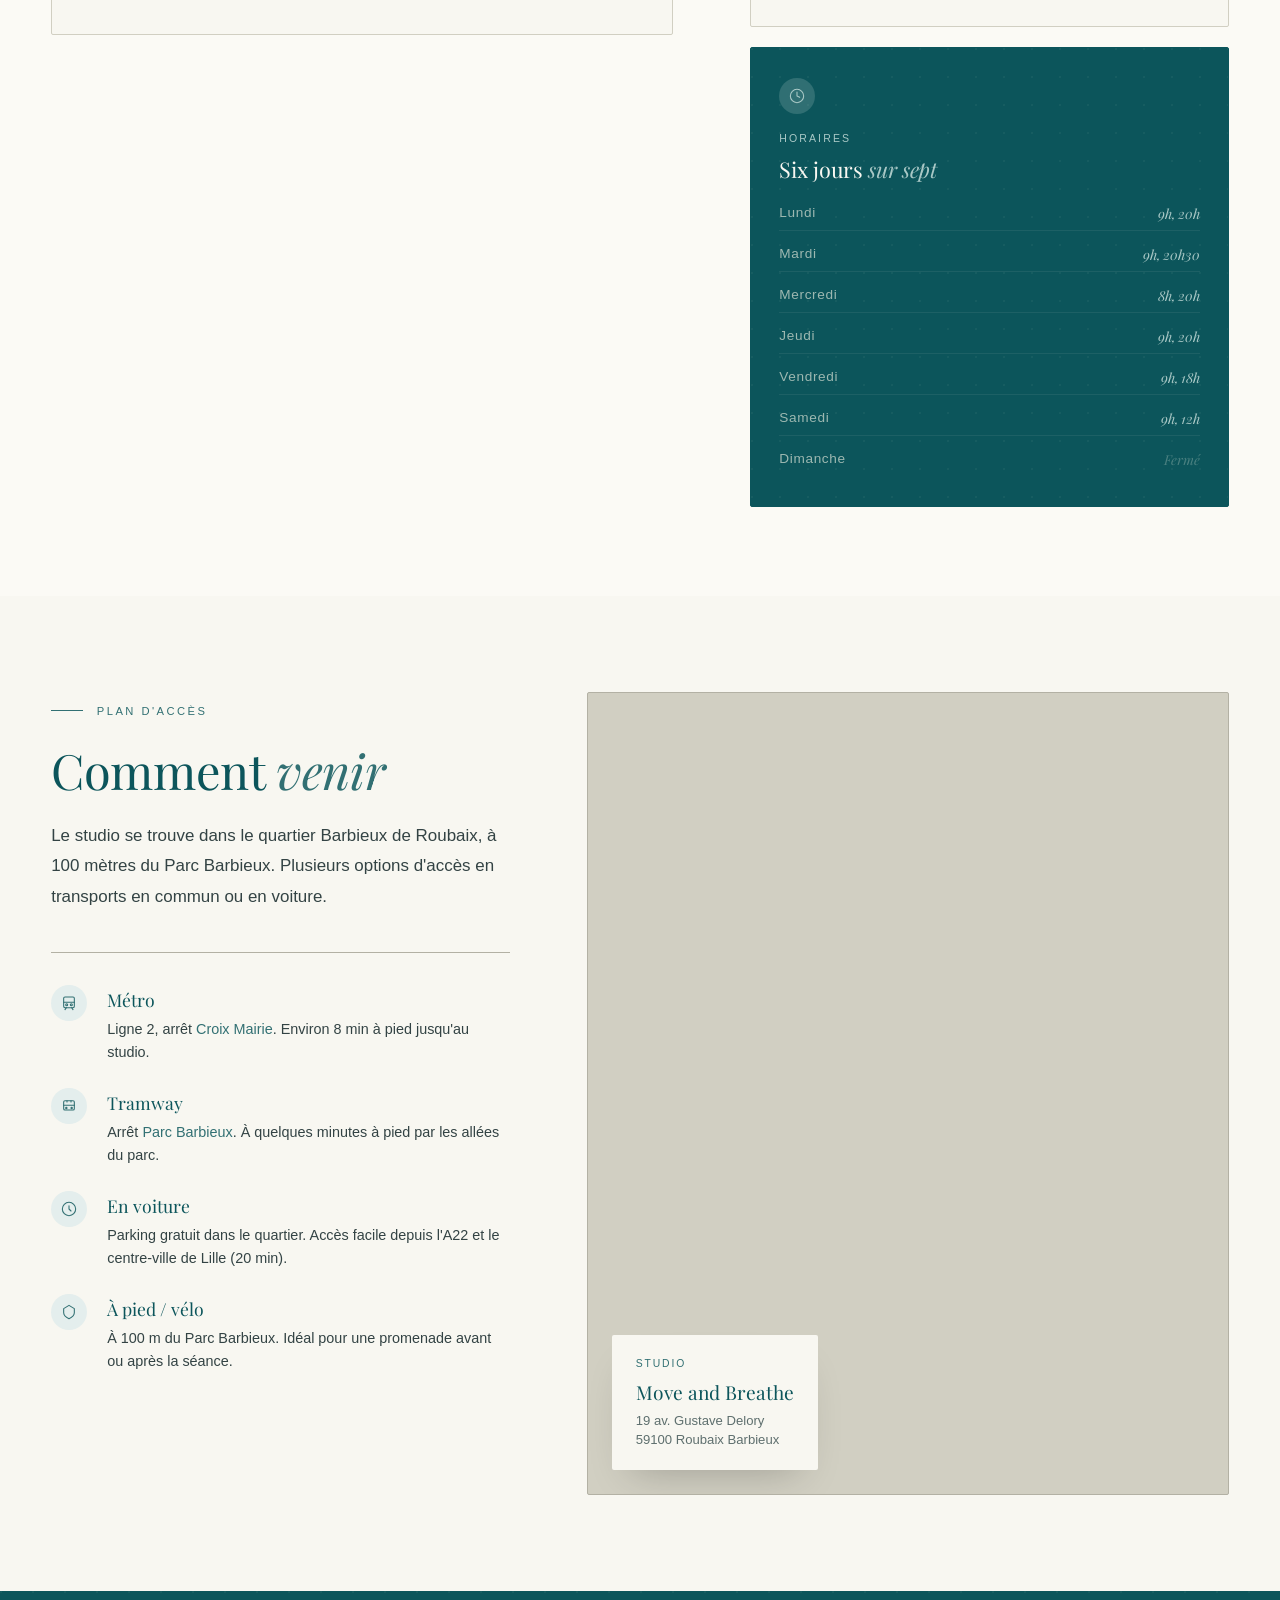
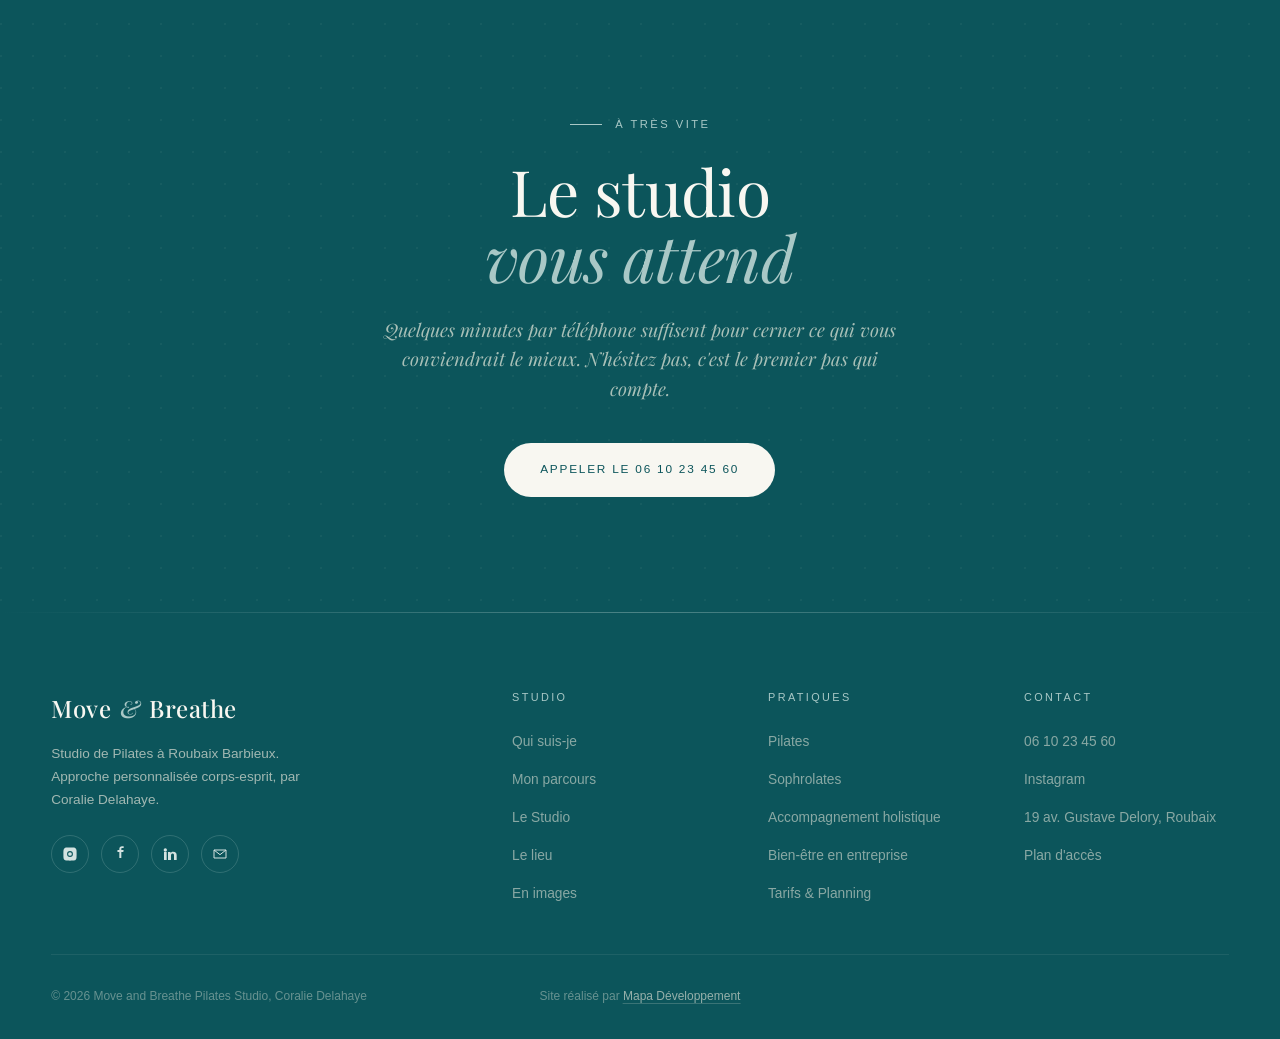
<file: contact.html>
<!DOCTYPE html>
<html lang="fr">
<head>
<meta charset="UTF-8">
<meta name="viewport" content="width=device-width, initial-scale=1.0">
<title>Contact, Move and Breathe Pilates Studio · Roubaix Barbieux</title>
<meta name="description" content="Contactez le studio Move and Breathe à Roubaix Barbieux. Téléphone 06 10 23 45 60, email moveandbreathelille@gmail.com, formulaire en ligne. 19 av. Gustave Delory, 59100 Roubaix. Métro 2 Croix Mairie, Tram Parc Barbieux.">
<meta name="keywords" content="contact pilates Roubaix, contact sophrologie Lille, studio Roubaix Barbieux, prendre rendez-vous pilates">
<link rel="canonical" href="https://moveandbreathelille.fr/contact.html">

<meta property="og:type" content="website">
<meta property="og:title" content="Contact, Move and Breathe Pilates Studio">
<meta property="og:description" content="Studio de Pilates à Roubaix Barbieux. Contact, accès, horaires.">
<meta property="og:url" content="https://moveandbreathelille.fr/contact.html">

<link rel="preconnect" href="https://fonts.googleapis.com">
<link rel="preconnect" href="https://fonts.gstatic.com" crossorigin>
<link href="https://fonts.googleapis.com/css2?family=Playfair+Display:ital,wght@0,400;0,500;0,600;0,700;1,400;1,500;1,600&display=swap" rel="stylesheet">
<link rel="stylesheet" href="styles.css">

<style>
  /* ==== CONTACT MAIN ==== */
  .contact-main {
    background: var(--cream-soft);
    padding: clamp(3rem, 6vw, 5rem) 0 clamp(4rem, 7vw, 6rem);
  }
  .contact-grid {
    display: grid;
    grid-template-columns: 1.3fr 1fr;
    gap: clamp(3rem, 6vw, 5rem);
    align-items: start;
  }

  /* Form column */
  .contact-form-wrap {
    background: var(--cream);
    border: 1px solid var(--beige);
    border-radius: 2px;
    padding: clamp(2rem, 4vw, 3rem);
  }
  .contact-form-wrap h2 { margin-bottom: 0.75rem; }
  .contact-form-wrap .lede { margin-bottom: 2.25rem; font-size: 1.1rem; }
  .contact-form-actions {
    display: flex;
    align-items: center;
    gap: 1.5rem;
    margin-top: 0.75rem;
    flex-wrap: wrap;
  }
  .contact-form-rgpd {
    font-size: 0.75rem;
    color: var(--ink-mute);
    line-height: 1.55;
    margin-top: 1.25rem;
    padding-top: 1.25rem;
    border-top: 1px solid var(--beige);
  }
  .form-status {
    display: none;
    margin-top: 1.25rem;
    padding: 1rem 1.25rem;
    background: var(--teal-soft);
    border: 1px solid var(--teal-mid);
    border-radius: 2px;
    color: var(--teal-deep);
    font-size: 0.88rem;
    line-height: 1.55;
  }

  /* Info column */
  .contact-info-stack {
    display: flex;
    flex-direction: column;
    gap: 1.25rem;
  }
  .contact-info-card {
    background: var(--cream);
    border: 1px solid var(--beige);
    border-radius: 2px;
    padding: 1.85rem 1.75rem;
    transition: all 0.3s var(--ease);
  }
  .contact-info-card:hover {
    border-color: var(--sage-deep);
    transform: translateY(-2px);
  }
  .contact-info-card.dark {
    background: var(--teal-deep);
    color: var(--cream);
    border-color: var(--teal-deep);
    position: relative;
    overflow: hidden;
  }
  .contact-info-card.dark::before {
    content: '';
    position: absolute;
    inset: 0;
    background-image: radial-gradient(circle at 1px 1px, rgba(220, 227, 214, 0.05) 1px, transparent 0);
    background-size: 28px 28px;
  }
  .contact-info-card.dark > * { position: relative; }
  .contact-info-icon {
    width: 36px; height: 36px;
    border-radius: 50%;
    background: var(--teal-soft);
    color: var(--teal);
    display: inline-flex;
    align-items: center;
    justify-content: center;
    margin-bottom: 1rem;
  }
  .contact-info-icon svg { width: 16px; height: 16px; }
  .contact-info-card.dark .contact-info-icon {
    background: rgba(191, 213, 207, 0.2);
    color: var(--sage);
  }
  .contact-info-label {
    font-size: 0.66rem;
    letter-spacing: 0.2em;
    text-transform: uppercase;
    color: var(--teal);
    margin-bottom: 0.5rem;
  }
  .contact-info-card.dark .contact-info-label { color: var(--sage); }
  .contact-info-value {
    font-family: var(--serif);
    font-size: 1.35rem;
    font-weight: 400;
    color: var(--teal-deep);
    line-height: 1.35;
    letter-spacing: -0.005em;
  }
  .contact-info-card.dark .contact-info-value { color: var(--cream); }
  .contact-info-value em { font-style: italic; color: var(--teal); }
  .contact-info-card.dark .contact-info-value em { color: var(--sage); }
  .contact-info-meta {
    font-size: 0.85rem;
    color: var(--ink-mute);
    margin-top: 0.5rem;
    line-height: 1.5;
  }
  .contact-info-card.dark .contact-info-meta { color: rgba(220, 227, 214, 0.6); }

  .schedule-mini {
    list-style: none;
    display: flex;
    flex-direction: column;
    gap: 0.4rem;
    margin-top: 0.75rem;
  }
  .schedule-mini li {
    display: flex;
    justify-content: space-between;
    align-items: center;
    padding: 0.35rem 0;
    font-size: 0.85rem;
    border-bottom: 1px solid rgba(220, 227, 214, 0.08);
  }
  .schedule-mini li:last-child { border-bottom: none; }
  .schedule-mini-day {
    color: rgba(220, 227, 214, 0.7);
    letter-spacing: 0.05em;
  }
  .schedule-mini-hours {
    font-family: var(--serif);
    font-style: italic;
    color: var(--sage);
  }

  /* ==== ACCESS / MAP ==== */
  .access {
    background: var(--cream);
    padding: clamp(4rem, 8vw, 6rem) 0;
  }
  .access-grid {
    display: grid;
    grid-template-columns: 1fr 1.4fr;
    gap: clamp(3rem, 6vw, 5rem);
    align-items: start;
  }
  .access-info h2 { margin-bottom: 1rem; }
  .access-list {
    list-style: none;
    display: flex;
    flex-direction: column;
    gap: 1.5rem;
    margin-top: 2.5rem;
    padding-top: 2rem;
    border-top: 1px solid var(--beige-deep);
  }
  .access-item {
    display: grid;
    grid-template-columns: 36px 1fr;
    gap: 1.25rem;
    align-items: flex-start;
  }
  .access-item-icon {
    width: 36px; height: 36px;
    border-radius: 50%;
    background: var(--teal-soft);
    color: var(--teal);
    display: inline-flex;
    align-items: center;
    justify-content: center;
  }
  .access-item-icon svg { width: 16px; height: 16px; }
  .access-item-title {
    font-family: var(--serif);
    font-size: 1.1rem;
    font-weight: 400;
    color: var(--teal-deep);
    margin-bottom: 0.25rem;
  }
  .access-item-text {
    font-size: 0.9rem;
    color: var(--ink-soft);
    line-height: 1.6;
  }

  .map-wrap {
    aspect-ratio: 4/5;
    border-radius: 2px;
    overflow: hidden;
    position: relative;
    background: var(--beige);
    border: 1px solid var(--beige-deep);
  }
  .map-wrap iframe {
    width: 100%;
    height: 100%;
    border: 0;
    display: block;
  }
  .map-overlay {
    position: absolute;
    bottom: 1.5rem; left: 1.5rem;
    background: var(--cream);
    padding: 1.25rem 1.5rem;
    border-radius: 2px;
    box-shadow: 0 20px 40px -20px rgba(0,0,0,0.25);
    z-index: 1;
    max-width: 280px;
    pointer-events: none;
  }
  .map-overlay-label {
    font-size: 0.65rem;
    letter-spacing: 0.18em;
    text-transform: uppercase;
    color: var(--teal);
    margin-bottom: 0.5rem;
  }
  .map-overlay-name {
    font-family: var(--serif);
    font-size: 1.2rem;
    font-weight: 400;
    color: var(--teal-deep);
    margin-bottom: 0.4rem;
    line-height: 1.25;
  }
  .map-overlay-addr {
    font-size: 0.82rem;
    color: var(--ink-mute);
    line-height: 1.5;
  }

  /* ==== FINAL CTA ==== */
  .contact-cta {
    background: var(--teal-deep);
    color: var(--cream);
    text-align: center;
    position: relative;
    overflow: hidden;
  }
  .contact-cta::before {
    content: '';
    position: absolute;
    inset: 0;
    background-image: radial-gradient(circle at 1px 1px, rgba(220, 227, 214, 0.05) 1px, transparent 0);
    background-size: 32px 32px;
  }
  .contact-cta .container { position: relative; z-index: 1; }
  .contact-cta .eyebrow { color: var(--sage); }
  .contact-cta .eyebrow::before { background: var(--sage); }
  .contact-cta h2 { color: var(--cream); margin: 1.5rem 0 1.5rem; }
  .contact-cta h2 em { color: var(--sage); }
  .contact-cta-text {
    font-family: var(--serif);
    font-style: italic;
    font-size: 1.15rem;
    line-height: 1.6;
    color: rgba(220, 227, 214, 0.75);
    max-width: 540px;
    margin: 0 auto 2.5rem;
  }

  @media (max-width: 980px) {
    .contact-grid, .access-grid { grid-template-columns: 1fr; gap: 2.5rem; }
  }
</style>

<script type="application/ld+json">
{
  "@context": "https://schema.org",
  "@type": "ContactPage",
  "name": "Contact Move and Breathe Pilates Studio",
  "url": "https://moveandbreathelille.fr/contact.html",
  "about": {
    "@type": "HealthAndBeautyBusiness",
    "name": "Move and Breathe Pilates Studio",
    "telephone": "+33-6-10-23-45-60",
    "email": "moveandbreathelille@gmail.com",
    "address": {
      "@type": "PostalAddress",
      "streetAddress": "19 avenue Gustave Delory",
      "addressLocality": "Roubaix",
      "postalCode": "59100",
      "addressCountry": "FR"
    },
    "geo": { "@type": "GeoCoordinates", "latitude": 50.6800, "longitude": 3.1700 }
  }
}
</script>
</head>

<body>

<!-- NAV -->
<nav class="nav" aria-label="Navigation principale">
  <div class="nav-inner">
    <a href="index.html" class="logo-mark" aria-label="Move and Breathe Pilates Studio">
        <img src="assets/img/logo-officiel.png" alt="Move and Breathe Pilates Studio" class="logo-img">
      </a>
    <button class="nav-burger" aria-label="Ouvrir le menu" aria-expanded="false">
      <span></span><span></span><span></span>
    </button>
    <ul class="nav-links">
      <li><a href="index.html">Accueil</a></li>
      <li><a href="qui-suis-je.html">Qui suis-je</a></li>
      <li><a href="le-studio.html">Le Studio</a></li>
      <li><a href="pilates.html">Pilates</a></li>
      <li><a href="sophrolates.html">Sophrolates</a></li>
      <li><a href="accompagnement.html">Accompagnement holistique</a></li>
      <li><a href="entreprises.html">Entreprises</a></li>
      <li><a href="tarifs.html">Tarifs &amp; Planning</a></li>
      <li><a href="contact.html" class="nav-cta">Contact</a></li>
    </ul>
  </div>
</nav>

<!-- HEADER -->
<header class="page-header">
  <div class="container">
    <div class="page-header-inner reveal">
      <div class="breadcrumb">
        <a href="index.html">Accueil</a>
        <span class="breadcrumb-sep">/</span>
        <span>Contact</span>
      </div>
      <div class="eyebrow">Prendre contact</div>
      <h1 class="h-mega mt-2">
        Réservez votre<br>
        <em>séance</em>.
      </h1>
      <p class="lede mt-3">
        Par téléphone, par mail ou via le formulaire, le studio vous répond rapidement pour cerner vos besoins et trouver le bon format.
      </p>
    </div>
  </div>
</header>

<!-- MAIN -->
<section class="contact-main">
  <div class="container">
    <div class="contact-grid">
      <!-- FORM -->
      <div class="contact-form-wrap reveal">
        <div class="eyebrow">Formulaire</div>
        <h2 class="h-2 mt-2">Écrivez-moi <em>directement</em></h2>
        <p class="lede">Un message, une question, une demande de tarif, je vous réponds sous 24 à 48h.</p>

        <form id="contact-form" class="form-grid" novalidate>
          <div class="form-row-2">
            <div class="field">
              <label for="name">Nom complet</label>
              <input type="text" id="name" name="name" required placeholder="Prénom Nom">
            </div>
            <div class="field">
              <label for="email">Email</label>
              <input type="email" id="email" name="email" required placeholder="votre@email.com">
            </div>
          </div>
          <div class="form-row-2">
            <div class="field">
              <label for="phone">Téléphone</label>
              <input type="tel" id="phone" name="phone" placeholder="06 XX XX XX XX">
            </div>
            <div class="field">
              <label for="subject">Sujet</label>
              <select id="subject" name="subject">
                <option value="Séance découverte Mat Class (15€)">Séance découverte, Mat Class (15 €)</option>
                <option value="Séance Bilan/Découverte (45€)">Séance Bilan/Découverte, Individuel (45 €)</option>
                <option value="Séance découverte Duo (30€/pers)">Séance découverte, Duo (30 €/pers.)</option>
                <option value="Réservation Mat Class">Réservation, Mat Class (collectif)</option>
                <option value="Réservation Sophrolates">Réservation, Sophrolates</option>
                <option value="Accompagnement personnalisé">Accompagnement personnalisé (solo ou duo)</option>
                <option value="Demande d'information">Demande d'information</option>
                <option value="Autre">Autre</option>
              </select>
            </div>
          </div>
          <div class="field">
            <label for="message">Message</label>
            <textarea id="message" name="message" required placeholder="Décrivez votre demande, vos disponibilités, vos objectifs…"></textarea>
          </div>

          <div class="contact-form-actions">
            <button type="submit" class="btn btn-primary btn-magnetic">
              Envoyer ma demande
              <span class="arrow">→</span>
            </button>
            <a href="tel:0610234560" class="btn btn-ghost">
              ou appelez le 06 10 23 45 60
            </a>
          </div>

          <div id="form-status" class="form-status"></div>

          <p class="contact-form-rgpd">
            Les informations recueillies dans ce formulaire sont uniquement destinées à Move and Breathe Pilates Studio pour répondre à votre demande. Aucune donnée n'est partagée avec un tiers. Conformément au RGPD, vous disposez d'un droit d'accès, de rectification et de suppression.
          </p>
        </form>
      </div>

      <!-- INFO -->
      <aside class="contact-info-stack reveal reveal-delay-2">
        <div class="contact-info-card">
          <div class="contact-info-icon" aria-hidden="true">
            <svg viewBox="0 0 24 24" fill="none" stroke="currentColor" stroke-width="1.6" stroke-linecap="round" stroke-linejoin="round"><path d="M22 16.92v3a2 2 0 01-2.18 2 19.79 19.79 0 01-8.63-3.07 19.5 19.5 0 01-6-6 19.79 19.79 0 01-3.07-8.67A2 2 0 014.11 2h3a2 2 0 012 1.72c.13.96.36 1.9.7 2.81a2 2 0 01-.45 2.11L8.09 9.91a16 16 0 006 6l1.27-1.27a2 2 0 012.11-.45c.91.34 1.85.57 2.81.7A2 2 0 0122 16.92z"/></svg>
          </div>
          <div class="contact-info-label">Téléphone</div>
          <div class="contact-info-value"><a href="tel:0610234560" style="color: inherit;">06 10 23 45 60</a></div>
          <div class="contact-info-meta">Lun → Sam · horaires du studio</div>
        </div>

        <div class="contact-info-card">
          <div class="contact-info-icon" aria-hidden="true">
            <svg viewBox="0 0 24 24" fill="none" stroke="currentColor" stroke-width="1.6" stroke-linecap="round" stroke-linejoin="round"><path d="M4 4h16c1.1 0 2 .9 2 2v12c0 1.1-.9 2-2 2H4c-1.1 0-2-.9-2-2V6c0-1.1.9-2 2-2z"/><polyline points="22,6 12,13 2,6"/></svg>
          </div>
          <div class="contact-info-label">Email</div>
          <div class="contact-info-value" style="font-size: 1.1rem; word-break: break-all;"><a href="mailto:moveandbreathelille@gmail.com" style="color: inherit;">moveandbreathelille@gmail.com</a></div>
          <div class="contact-info-meta">Réponse sous 24 à 48h</div>
        </div>

        <div class="contact-info-card">
          <div class="contact-info-icon" aria-hidden="true">
            <svg viewBox="0 0 24 24" fill="none" stroke="currentColor" stroke-width="1.6" stroke-linecap="round" stroke-linejoin="round"><rect x="2" y="2" width="20" height="20" rx="5"/><path d="M16 11.37A4 4 0 1112.63 8 4 4 0 0116 11.37z"/><line x1="17.5" y1="6.5" x2="17.51" y2="6.5"/></svg>
          </div>
          <div class="contact-info-label">Instagram</div>
          <div class="contact-info-value"><a href="https://www.instagram.com/moveandbreathelille" target="_blank" rel="noopener" style="color: inherit;">@moveandbreathelille</a></div>
          <div class="contact-info-meta">Actualités &amp; coulisses du studio</div>
        </div>

        <div class="contact-info-card">
          <div class="contact-info-icon" aria-hidden="true">
            <svg viewBox="0 0 24 24" fill="none" stroke="currentColor" stroke-width="1.6" stroke-linecap="round" stroke-linejoin="round"><path d="M21 10c0 7-9 13-9 13s-9-6-9-13a9 9 0 0118 0z"/><circle cx="12" cy="10" r="3"/></svg>
          </div>
          <div class="contact-info-label">Adresse</div>
          <div class="contact-info-value" style="font-size: 1.15rem;">19 av. Gustave Delory<br>59100 Roubaix</div>
          <div class="contact-info-meta">Quartier Barbieux · à 100m du Parc</div>
        </div>

        <div class="contact-info-card dark">
          <div class="contact-info-icon" aria-hidden="true">
            <svg viewBox="0 0 24 24" fill="none" stroke="currentColor" stroke-width="1.6" stroke-linecap="round" stroke-linejoin="round"><circle cx="12" cy="12" r="10"/><polyline points="12 6 12 12 16 14"/></svg>
          </div>
          <div class="contact-info-label">Horaires</div>
          <div class="contact-info-value">Six jours <em>sur sept</em></div>
          <ul class="schedule-mini">
            <li><span class="schedule-mini-day">Lundi</span><span class="schedule-mini-hours">9h, 20h</span></li>
            <li><span class="schedule-mini-day">Mardi</span><span class="schedule-mini-hours">9h, 20h30</span></li>
            <li><span class="schedule-mini-day">Mercredi</span><span class="schedule-mini-hours">8h, 20h</span></li>
            <li><span class="schedule-mini-day">Jeudi</span><span class="schedule-mini-hours">9h, 20h</span></li>
            <li><span class="schedule-mini-day">Vendredi</span><span class="schedule-mini-hours">9h, 18h</span></li>
            <li><span class="schedule-mini-day">Samedi</span><span class="schedule-mini-hours">9h, 12h</span></li>
            <li><span class="schedule-mini-day">Dimanche</span><span class="schedule-mini-hours" style="color: rgba(220,227,214,0.3);">Fermé</span></li>
          </ul>
        </div>
      </aside>
    </div>
  </div>
</section>

<!-- ACCESS -->
<section class="access" id="access">
  <div class="container">
    <div class="access-grid">
      <div class="access-info reveal">
        <div class="eyebrow">Plan d'accès</div>
        <h2 class="h-2 mt-2">Comment <em>venir</em></h2>
        <p class="body-text mt-2">
          Le studio se trouve dans le quartier Barbieux de Roubaix, à 100 mètres du Parc Barbieux. Plusieurs options d'accès en transports en commun ou en voiture.
        </p>
        <ul class="access-list">
          <li class="access-item">
            <span class="access-item-icon" aria-hidden="true">
              <svg viewBox="0 0 24 24" fill="none" stroke="currentColor" stroke-width="1.6" stroke-linecap="round" stroke-linejoin="round"><rect x="4" y="3" width="16" height="16" rx="2"/><circle cx="8.5" cy="14.5" r="1.5"/><circle cx="15.5" cy="14.5" r="1.5"/><path d="M4 11h16"/><path d="M8 19l-2 3M16 19l2 3"/></svg>
            </span>
            <div>
              <div class="access-item-title">Métro</div>
              <div class="access-item-text">Ligne 2, arrêt <strong style="color: var(--teal); font-weight: 500;">Croix Mairie</strong>. Environ 8 min à pied jusqu'au studio.</div>
            </div>
          </li>
          <li class="access-item">
            <span class="access-item-icon" aria-hidden="true">
              <svg viewBox="0 0 24 24" fill="none" stroke="currentColor" stroke-width="1.6" stroke-linecap="round" stroke-linejoin="round"><rect x="4" y="4" width="16" height="14" rx="2"/><line x1="4" y1="11" x2="20" y2="11"/><circle cx="8" cy="15" r="1"/><circle cx="16" cy="15" r="1"/><path d="M9 4v2M15 4v2"/></svg>
            </span>
            <div>
              <div class="access-item-title">Tramway</div>
              <div class="access-item-text">Arrêt <strong style="color: var(--teal); font-weight: 500;">Parc Barbieux</strong>. À quelques minutes à pied par les allées du parc.</div>
            </div>
          </li>
          <li class="access-item">
            <span class="access-item-icon" aria-hidden="true">
              <svg viewBox="0 0 24 24" fill="none" stroke="currentColor" stroke-width="1.6" stroke-linecap="round" stroke-linejoin="round"><circle cx="12" cy="12" r="10"/><path d="M12 7v5l3 3"/></svg>
            </span>
            <div>
              <div class="access-item-title">En voiture</div>
              <div class="access-item-text">Parking gratuit dans le quartier. Accès facile depuis l'A22 et le centre-ville de Lille (20 min).</div>
            </div>
          </li>
          <li class="access-item">
            <span class="access-item-icon" aria-hidden="true">
              <svg viewBox="0 0 24 24" fill="none" stroke="currentColor" stroke-width="1.6" stroke-linecap="round" stroke-linejoin="round"><path d="M12 2L4 7v6c0 5 8 9 8 9s8-4 8-9V7l-8-5z"/></svg>
            </span>
            <div>
              <div class="access-item-title">À pied / vélo</div>
              <div class="access-item-text">À 100 m du Parc Barbieux. Idéal pour une promenade avant ou après la séance.</div>
            </div>
          </li>
        </ul>
      </div>

      <div class="map-wrap reveal reveal-delay-1">
        <iframe
          src="https://www.openstreetmap.org/export/embed.html?bbox=3.1640%2C50.6750%2C3.1760%2C50.6850&amp;layer=mapnik&amp;marker=50.6800%2C3.1700"
          title="Plan du studio Move and Breathe Pilates Studio"
          loading="lazy"
          referrerpolicy="no-referrer-when-downgrade"></iframe>
        <div class="map-overlay">
          <div class="map-overlay-label">Studio</div>
          <div class="map-overlay-name">Move and Breathe</div>
          <div class="map-overlay-addr">19 av. Gustave Delory<br>59100 Roubaix Barbieux</div>
        </div>
      </div>
    </div>
  </div>
</section>

<!-- FINAL CTA -->
<section class="contact-cta">
  <div class="container">
    <div class="reveal" style="max-width: 640px; margin: 0 auto;">
      <div class="eyebrow center">À très vite</div>
      <h2 class="h-1">Le studio<br><em>vous attend</em></h2>
      <p class="contact-cta-text">
        Quelques minutes par téléphone suffisent pour cerner ce qui vous conviendrait le mieux. N'hésitez pas, c'est le premier pas qui compte.
      </p>
      <a href="tel:0610234560" class="btn btn-light btn-magnetic">
        Appeler le 06 10 23 45 60
      </a>
    </div>
  </div>
</section>

<!-- FOOTER -->
<footer>
  <div class="container">
    <div class="footer-grid">
      <div>
        <div class="footer-brand">Move <span>&amp;</span> Breathe</div>
        <p class="footer-tagline">Studio de Pilates à Roubaix Barbieux. Approche personnalisée corps-esprit, par Coralie Delahaye.</p>
        <div class="footer-social">
          <a href="https://www.instagram.com/moveandbreathelille" target="_blank" rel="noopener" aria-label="Instagram">
            <svg viewBox="0 0 24 24" fill="currentColor"><path d="M12 2.2c3.2 0 3.6 0 4.8.1 1.2.1 1.8.2 2.2.4.6.2 1 .5 1.5.9.5.5.7.9.9 1.5.2.4.4 1 .4 2.2.1 1.3.1 1.6.1 4.8s0 3.6-.1 4.8c-.1 1.2-.2 1.8-.4 2.2-.2.6-.5 1-.9 1.5-.5.5-.9.7-1.5.9-.4.2-1 .4-2.2.4-1.3.1-1.6.1-4.8.1s-3.6 0-4.8-.1c-1.2-.1-1.8-.2-2.2-.4-.6-.2-1-.5-1.5-.9-.5-.5-.7-.9-.9-1.5-.2-.4-.4-1-.4-2.2-.1-1.3-.1-1.6-.1-4.8s0-3.6.1-4.8c.1-1.2.2-1.8.4-2.2.2-.6.5-1 .9-1.5.5-.5.9-.7 1.5-.9.4-.2 1-.4 2.2-.4 1.3-.1 1.6-.1 4.8-.1zm0 5.4a4.4 4.4 0 100 8.8 4.4 4.4 0 000-8.8zm0 7.2a2.8 2.8 0 110-5.6 2.8 2.8 0 010 5.6zm5.6-7.4a1 1 0 11-2.1 0 1 1 0 012.1 0z"/></svg>
          </a>
          <a href="#" target="_blank" rel="noopener" aria-label="Facebook">
            <svg viewBox="0 0 24 24" fill="currentColor"><path d="M14 9h3l.4-3H14V4.6c0-.9.3-1.5 1.6-1.5H17.5V.4C17.1.3 16.1.2 15 .2 12.6.2 11 1.7 11 4.3V6H8.2v3H11v9h3V9z"/></svg>
          </a>
          <a href="#" target="_blank" rel="noopener" aria-label="LinkedIn">
            <svg viewBox="0 0 24 24" fill="currentColor"><path d="M4.98 3.5a2.5 2.5 0 11-.02 5 2.5 2.5 0 01.02-5zM3 9h4v12H3V9zm6 0h3.8v1.7h.05c.53-1 1.83-2.05 3.77-2.05C20.6 8.65 22 10.5 22 14v7h-4v-6.2c0-1.5-.03-3.4-2.07-3.4-2.08 0-2.4 1.6-2.4 3.3V21H9V9z"/></svg>
          </a>
          <a href="mailto:moveandbreathelille@gmail.com" aria-label="Email">
            <svg viewBox="0 0 24 24" fill="none" stroke="currentColor" stroke-width="1.5"><path d="M3 6h18v12H3z"/><path d="M3 6l9 7 9-7"/></svg>
          </a>
        </div>
      </div>
      <div>
        <div class="footer-col-title">Studio</div>
        <ul class="footer-links">
          <li><a href="qui-suis-je.html">Qui suis-je</a></li>
          <li><a href="qui-suis-je.html#parcours">Mon parcours</a></li>
          <li><a href="le-studio.html">Le Studio</a></li>
          <li><a href="le-studio.html#lieu">Le lieu</a></li>
          <li><a href="le-studio.html#galerie">En images</a></li>
        </ul>
      </div>
      <div>
        <div class="footer-col-title">Pratiques</div>
        <ul class="footer-links">
          <li><a href="pilates.html">Pilates</a></li>
          <li><a href="sophrolates.html">Sophrolates</a></li>
          <li><a href="accompagnement.html">Accompagnement holistique</a></li>
          <li><a href="entreprises.html">Bien-être en entreprise</a></li>
          <li><a href="tarifs.html">Tarifs &amp; Planning</a></li>
        </ul>
      </div>
      <div>
        <div class="footer-col-title">Contact</div>
        <ul class="footer-links">
          <li><a href="tel:0610234560">06 10 23 45 60</a></li>
          <li><a href="https://www.instagram.com/moveandbreathelille" target="_blank" rel="noopener">Instagram</a></li>
          <li><a href="contact.html">19 av. Gustave Delory, Roubaix</a></li>
          <li><a href="contact.html#access">Plan d'accès</a></li>
        </ul>
      </div>
    </div>
    <div class="footer-bottom">
      <span>© <span data-year>2026</span> Move and Breathe Pilates Studio, Coralie Delahaye</span>
      <span class="footer-credit">Site réalisé par <a href="https://mapa-developpement.fr" target="_blank" rel="noopener">Mapa Développement</a></span>
    </div>
  </div>
</footer>

<script src="script.js"></script>
</body>
</html>
</file>
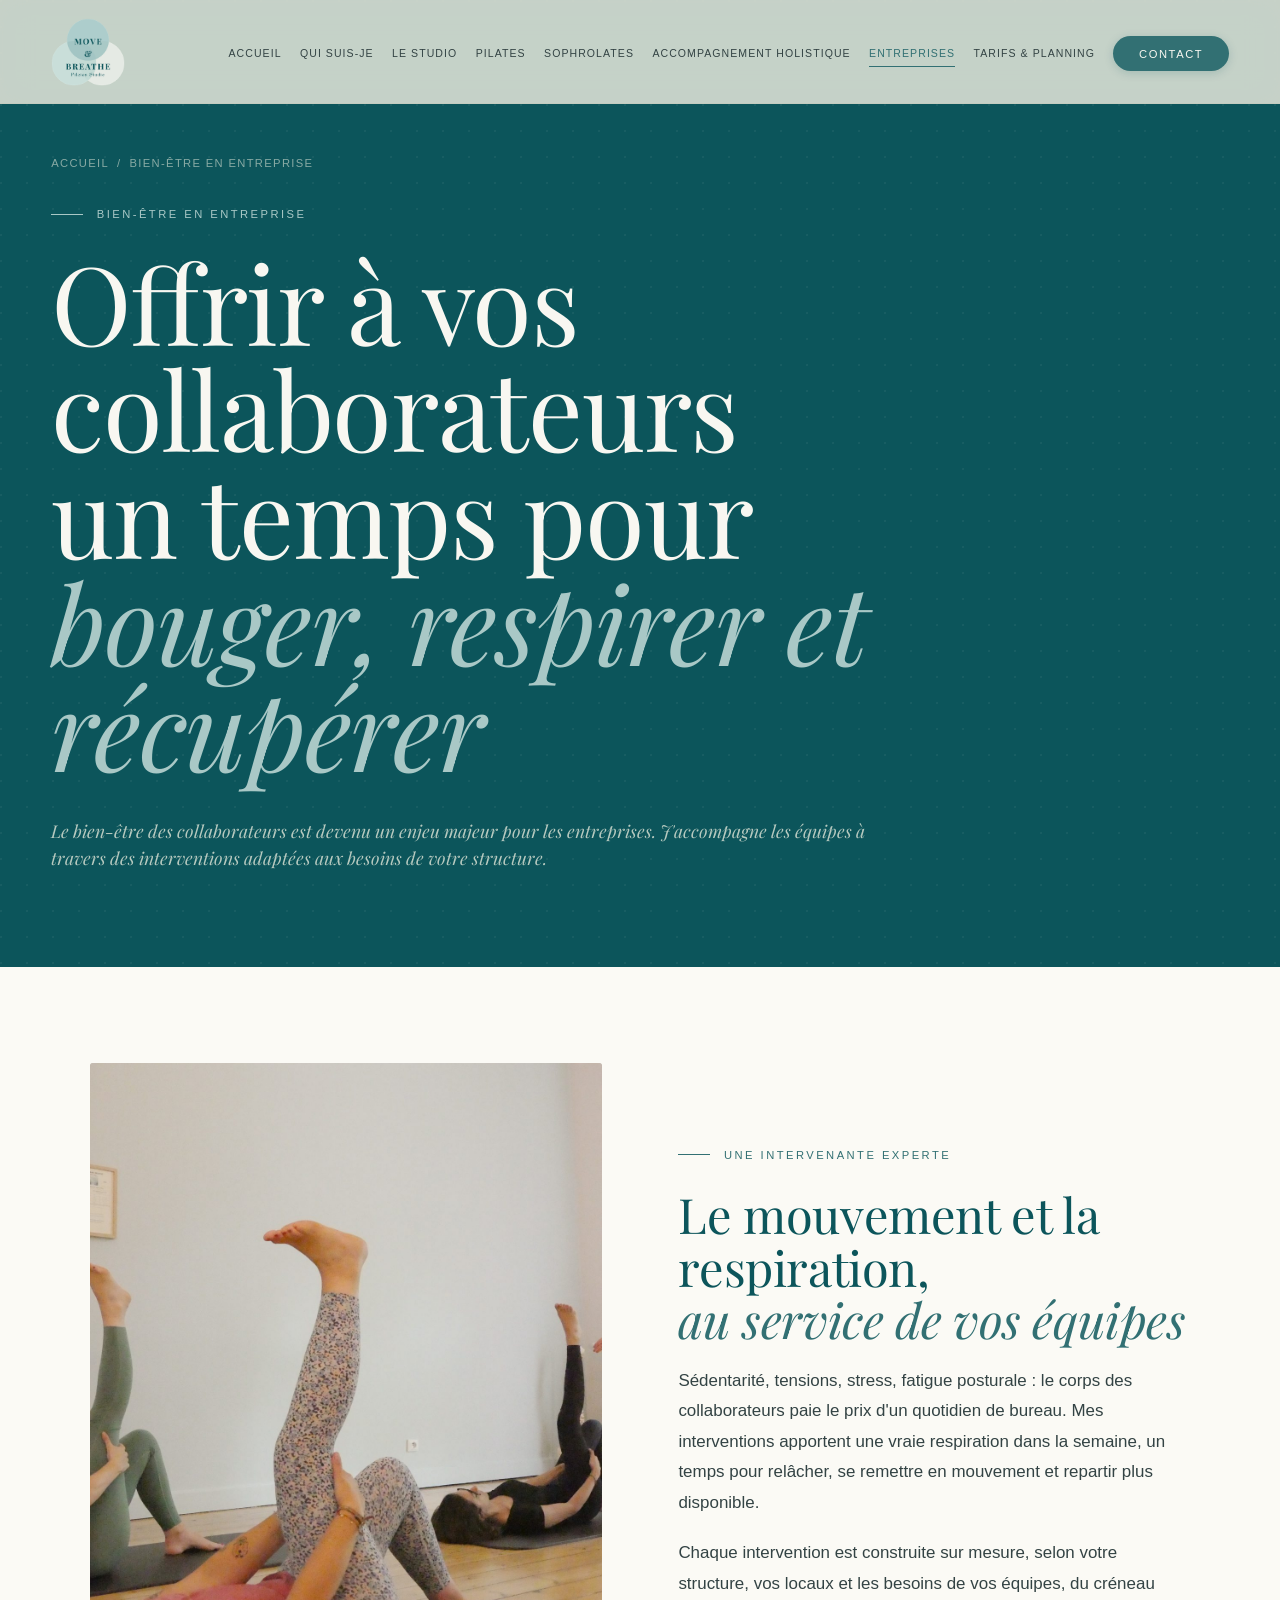
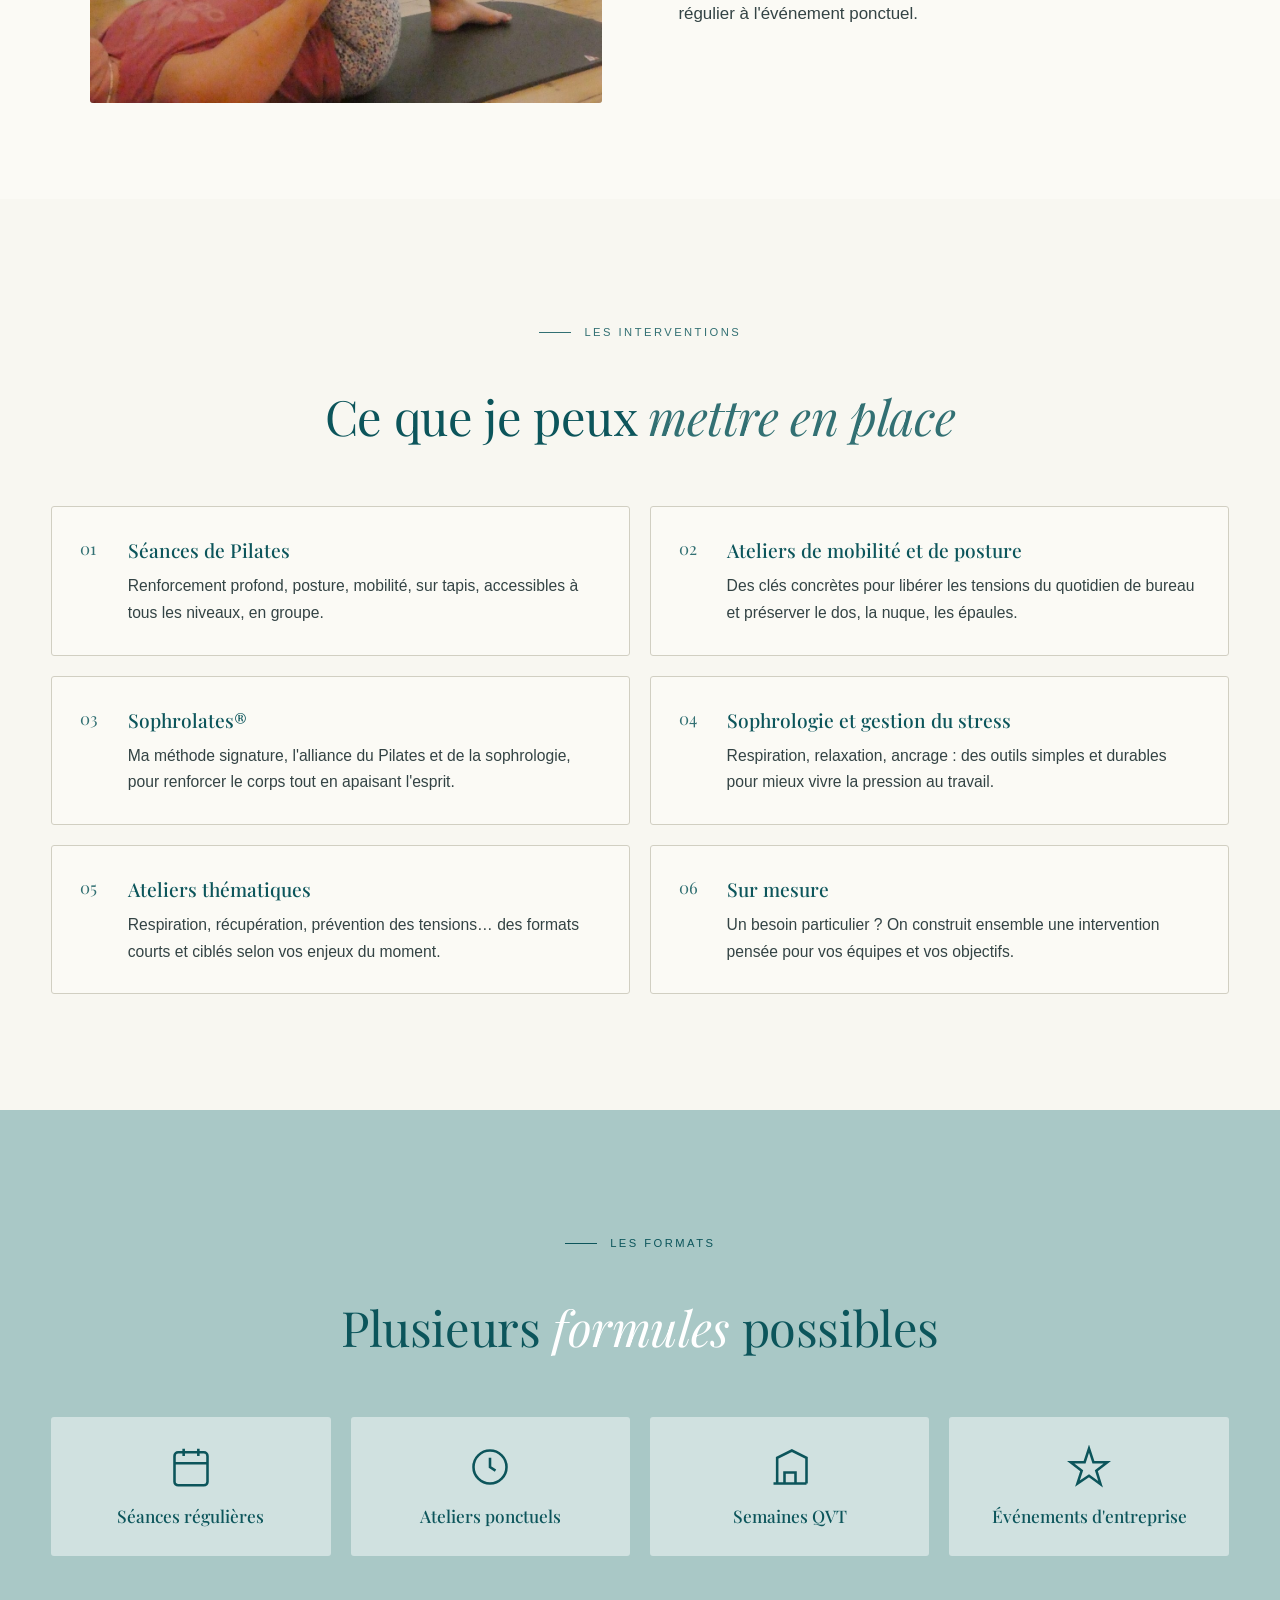
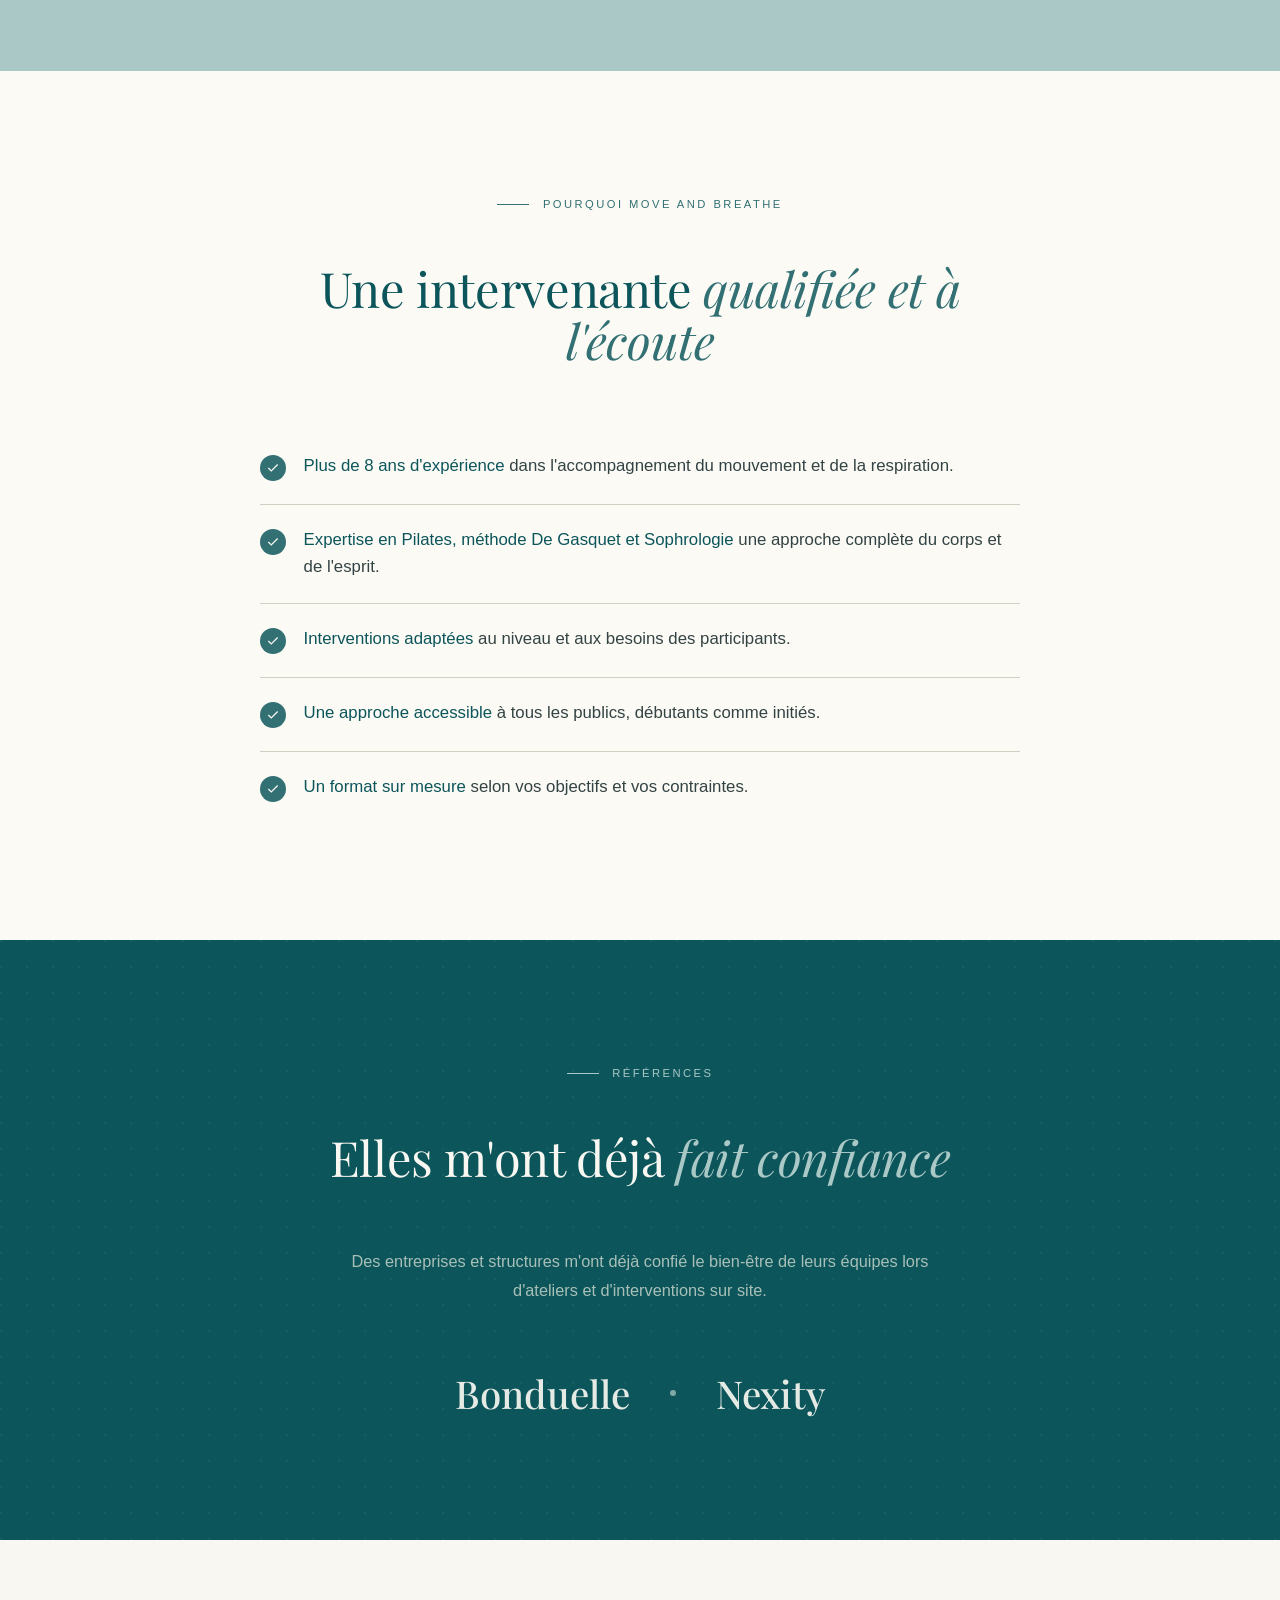
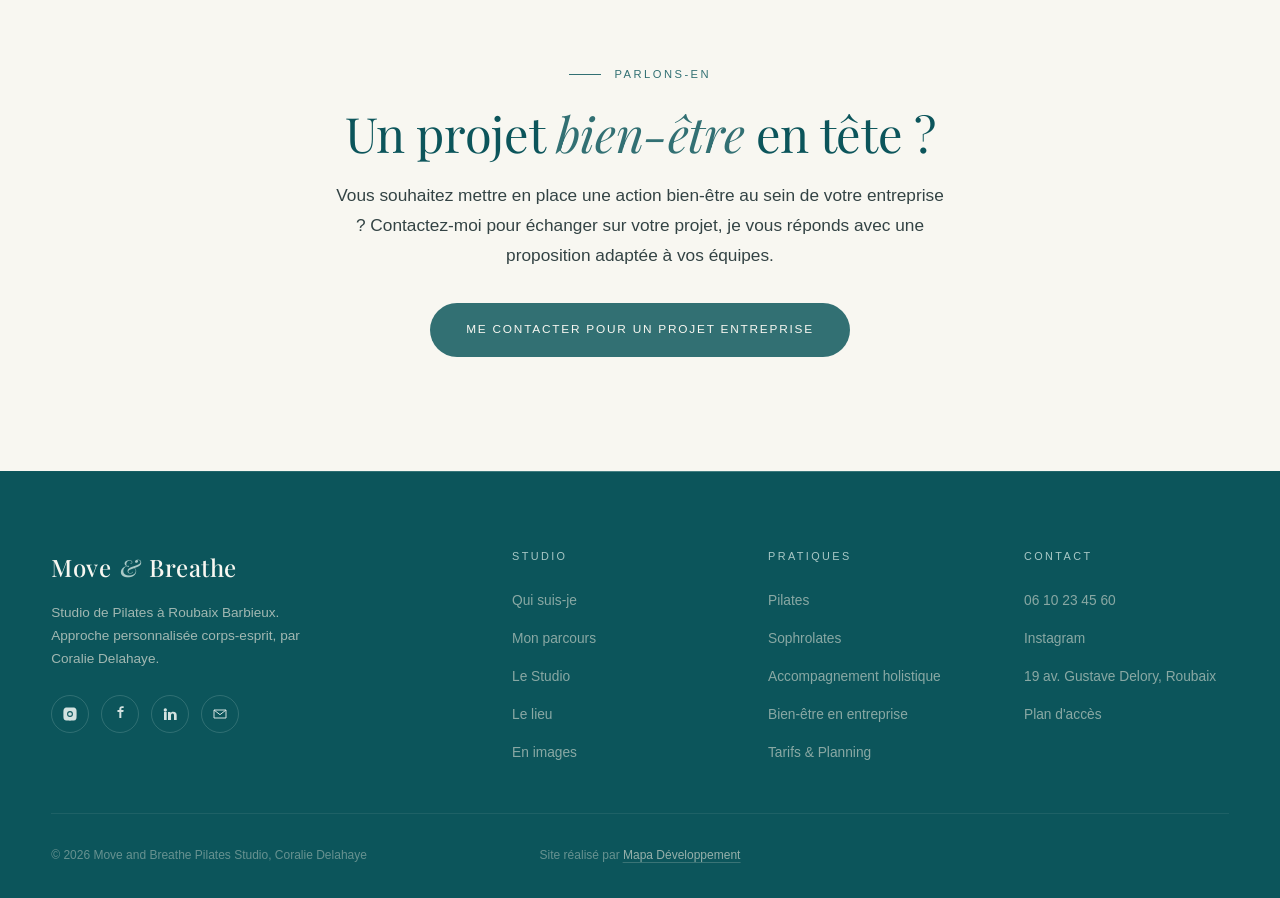
<file: entreprises.html>
<!DOCTYPE html>
<html lang="fr">
<head>
<meta charset="UTF-8">
<meta name="viewport" content="width=device-width, initial-scale=1.0">
<title>Bien-être en entreprise, Pilates, Sophrolates & Sophrologie · Move and Breathe</title>
<meta name="description" content="Move and Breathe intervient en entreprise à Roubaix, Lille et dans les Hauts-de-France : ateliers Pilates, mobilité, posture, Sophrolates, sophrologie et gestion du stress. Séances régulières, semaines QVT, événements d'entreprise.">
<meta name="keywords" content="bien-être en entreprise, QVT, atelier pilates entreprise Lille, sophrologie entreprise, gestion du stress collaborateurs, prévention TMS">
<link rel="canonical" href="https://moveandbreathelille.fr/entreprises.html">

<meta property="og:type" content="website">
<meta property="og:title" content="Bien-être en entreprise, Move and Breathe">
<meta property="og:description" content="Offrir à vos collaborateurs un temps pour bouger, respirer et récupérer. Interventions Pilates, Sophrolates et sophrologie sur mesure.">
<meta property="og:url" content="https://moveandbreathelille.fr/entreprises.html">

<link rel="preconnect" href="https://fonts.googleapis.com">
<link rel="preconnect" href="https://fonts.gstatic.com" crossorigin>
<link href="https://fonts.googleapis.com/css2?family=Playfair+Display:ital,wght@0,400;0,500;0,600;0,700;1,400;1,500;1,600&display=swap" rel="stylesheet">
<link rel="stylesheet" href="styles.css">

<style>
  /* ==== HEADER ==== */
  .ent-header {
    background: var(--teal-deep);
    position: relative;
    overflow: hidden;
    padding: clamp(7rem, 12vw, 10rem) 0 clamp(4rem, 8vw, 6rem);
  }
  .ent-header::before {
    content: '';
    position: absolute;
    inset: 0;
    background-image: radial-gradient(circle at 1px 1px, rgba(220, 227, 214, 0.06) 1px, transparent 0);
    background-size: 26px 26px;
  }
  .ent-header .container { position: relative; z-index: 1; }
  .ent-header-inner { max-width: 820px; }
  .ent-header .breadcrumb a,
  .ent-header .breadcrumb span { color: rgba(220, 227, 214, 0.6); }
  .ent-header .breadcrumb a:hover { color: var(--sage); }
  .ent-header .eyebrow { color: var(--sage); }
  .ent-header .eyebrow::before { background: var(--sage); }
  .ent-header h1 { color: var(--cream); }
  .ent-header h1 em { color: var(--sage); font-style: italic; }
  .ent-header .lede { color: rgba(220, 227, 214, 0.82); }

  /* ==== INTRO ==== */
  .ent-intro {
    background: var(--cream-soft);
    padding: clamp(4rem, 8vw, 6rem) 0;
  }
  .ent-intro-grid {
    display: grid;
    grid-template-columns: 1fr 1fr;
    gap: clamp(2.5rem, 6vw, 5rem);
    align-items: center;
    max-width: 1100px;
    margin: 0 auto;
  }
  .ent-intro-photo {
    border-radius: 3px;
    overflow: hidden;
    aspect-ratio: 4/5;
    background: var(--beige);
  }
  .ent-intro-photo img { width: 100%; height: 100%; object-fit: cover; object-position: center 30%; }
  .ent-intro-text .body-text { margin-top: 1.25rem; }

  /* ==== INTERVENTIONS ==== */
  .ent-services { background: var(--cream); }
  .ent-cards {
    display: grid;
    grid-template-columns: repeat(2, 1fr);
    gap: 1.25rem;
    margin-top: clamp(2.5rem, 5vw, 3.5rem);
  }
  .ent-card {
    background: var(--cream-soft);
    border: 1px solid var(--beige);
    border-radius: 3px;
    padding: 1.75rem;
    display: flex;
    gap: 1.1rem;
    align-items: flex-start;
  }
  .ent-card-num {
    font-family: var(--serif);
    font-size: 1.05rem;
    color: var(--teal);
    flex-shrink: 0;
    width: 30px;
  }
  .ent-card h3 { font-family: var(--serif); font-size: 1.2rem; font-weight: 500; color: var(--teal-deep); }
  .ent-card p { font-size: 0.98rem; line-height: 1.7; color: var(--ink-soft); margin-top: 0.4rem; }

  /* ==== FORMATS ==== */
  .ent-formats { background: var(--sage); }
  .ent-formats .eyebrow { color: var(--teal-deep); }
  .ent-formats .eyebrow::before { background: var(--teal-deep); }
  .ent-formats .h-2 { color: var(--teal-deep); }
  .ent-formats .h-2 em { color: var(--white); }
  .ent-formats-grid {
    display: grid;
    grid-template-columns: repeat(4, 1fr);
    gap: 1.25rem;
    margin-top: clamp(2.5rem, 5vw, 3.5rem);
  }
  .ent-format {
    background: rgba(255,255,255,0.45);
    border-radius: 3px;
    padding: 1.75rem 1.5rem;
    text-align: center;
  }
  .ent-format-icon {
    width: 44px; height: 44px;
    margin: 0 auto 1rem;
    color: var(--teal-deep);
  }
  .ent-format-icon svg { width: 100%; height: 100%; stroke: var(--teal-deep); fill: none; stroke-width: 1.4; }
  .ent-format h4 { font-family: var(--serif); font-size: 1.08rem; font-weight: 500; color: var(--teal-deep); line-height: 1.3; }

  /* ==== POURQUOI ==== */
  .ent-why { background: var(--cream-soft); }
  .ent-why-list {
    max-width: 760px;
    margin: clamp(2rem, 4vw, 3rem) auto 0;
  }
  .ent-why-item {
    display: flex;
    align-items: flex-start;
    gap: 1.1rem;
    padding: 1.4rem 0;
    border-bottom: 1px solid var(--beige);
  }
  .ent-why-item:last-child { border-bottom: none; }
  .ent-why-check {
    flex-shrink: 0;
    width: 26px; height: 26px;
    border-radius: 50%;
    background: var(--teal);
    display: flex; align-items: center; justify-content: center;
    margin-top: 2px;
  }
  .ent-why-check svg { width: 14px; height: 14px; stroke: var(--cream); fill: none; stroke-width: 2.2; }
  .ent-why-item p { font-size: 1.05rem; line-height: 1.6; color: var(--ink-soft); }
  .ent-why-item strong { color: var(--teal-deep); font-weight: 500; }

  /* ==== CONFIANCE ==== */
  .ent-trust {
    background: var(--teal-deep);
    text-align: center;
    position: relative;
    overflow: hidden;
  }
  .ent-trust::before {
    content: '';
    position: absolute; inset: 0;
    background-image: radial-gradient(circle at 1px 1px, rgba(220, 227, 214, 0.06) 1px, transparent 0);
    background-size: 26px 26px;
  }
  .ent-trust .container { position: relative; z-index: 1; }
  .ent-trust .eyebrow { color: var(--sage); }
  .ent-trust .eyebrow::before { background: var(--sage); }
  .ent-trust .h-2 { color: var(--cream); }
  .ent-trust .h-2 em { color: var(--sage); }
  .ent-trust-text { color: rgba(220,227,214,0.75); max-width: 600px; margin: 1.5rem auto 0; line-height: 1.8; }
  .ent-trust-logos {
    display: flex;
    align-items: center;
    justify-content: center;
    gap: 2.5rem;
    flex-wrap: wrap;
    margin-top: clamp(2.5rem, 5vw, 3.5rem);
  }
  .ent-trust-logos .client-logo {
    font-family: var(--serif);
    font-size: clamp(1.6rem, 3.5vw, 2.4rem);
    font-weight: 500;
    color: var(--cream);
    opacity: 0.92;
  }
  .ent-trust-logos .client-logo-sep { width: 6px; height: 6px; border-radius: 50%; background: var(--sage-deep); }
  .ent-trust-note { font-size: 0.85rem; color: rgba(220,227,214,0.5); margin-top: 2rem; font-style: italic; }

  /* ==== CTA ==== */
  .ent-cta { background: var(--cream); text-align: center; }
  .ent-cta-inner { max-width: 620px; margin: 0 auto; }
  .ent-cta h2 { margin-bottom: 1.25rem; }
  .ent-cta-text { color: var(--ink-soft); font-size: 1.08rem; line-height: 1.75; margin-bottom: 2rem; }

  @media (max-width: 860px) {
    .ent-intro-grid { grid-template-columns: 1fr; }
    .ent-intro-photo { max-width: 420px; margin: 0 auto; }
    .ent-cards { grid-template-columns: 1fr; }
    .ent-formats-grid { grid-template-columns: repeat(2, 1fr); }
  }
  @media (max-width: 560px) {
    .ent-formats-grid { grid-template-columns: 1fr; }
  }
</style>
</head>

<body>

<!-- NAV -->
<nav class="nav" aria-label="Navigation principale">
  <div class="nav-inner">
    <a href="index.html" class="logo-mark" aria-label="Move and Breathe Pilates Studio">
        <img src="assets/img/logo-officiel.png" alt="Move and Breathe Pilates Studio" class="logo-img">
      </a>
    <button class="nav-burger" aria-label="Ouvrir le menu" aria-expanded="false">
      <span></span><span></span><span></span>
    </button>
    <ul class="nav-links">
      <li><a href="index.html">Accueil</a></li>
      <li><a href="qui-suis-je.html">Qui suis-je</a></li>
      <li><a href="le-studio.html">Le Studio</a></li>
      <li><a href="pilates.html">Pilates</a></li>
      <li><a href="sophrolates.html">Sophrolates</a></li>
      <li><a href="accompagnement.html">Accompagnement holistique</a></li>
      <li><a href="entreprises.html">Entreprises</a></li>
      <li><a href="tarifs.html">Tarifs &amp; Planning</a></li>
      <li><a href="contact.html" class="nav-cta">Contact</a></li>
    </ul>
  </div>
</nav>

<!-- HEADER -->
<header class="ent-header">
  <div class="container">
    <div class="ent-header-inner reveal">
      <div class="breadcrumb">
        <a href="index.html">Accueil</a>
        <span class="breadcrumb-sep">/</span>
        <span>Bien-être en entreprise</span>
      </div>
      <div class="eyebrow">Bien-être en entreprise</div>
      <h1 class="h-mega mt-2">
        Offrir à vos collaborateurs un temps pour <em>bouger, respirer et récupérer</em>
      </h1>
      <p class="lede mt-3">
        Le bien-être des collaborateurs est devenu un enjeu majeur pour les entreprises. J'accompagne les équipes à travers des interventions adaptées aux besoins de votre structure.
      </p>
    </div>
  </div>
</header>

<!-- INTRO -->
<section class="ent-intro">
  <div class="container">
    <div class="ent-intro-grid">
      <div class="ent-intro-photo reveal">
        <img src="assets/img/entreprise-cours-collectif.jpg" alt="Cours collectif de Pilates sur tapis animé par Coralie Delahaye, intervention bien-être en entreprise" loading="lazy">
      </div>
      <div class="ent-intro-text reveal reveal-delay-1">
        <div class="eyebrow">Une intervenante experte</div>
        <h2 class="h-2 mt-2">Le mouvement et la respiration,<br><em>au service de vos équipes</em></h2>
        <p class="body-text">
          Sédentarité, tensions, stress, fatigue posturale : le corps des collaborateurs paie le prix d'un quotidien de bureau. Mes interventions apportent une vraie respiration dans la semaine, un temps pour relâcher, se remettre en mouvement et repartir plus disponible.
        </p>
        <p class="body-text">
          Chaque intervention est construite sur mesure, selon votre structure, vos locaux et les besoins de vos équipes, du créneau régulier à l'événement ponctuel.
        </p>
      </div>
    </div>
  </div>
</section>

<!-- INTERVENTIONS -->
<section class="ent-services section">
  <div class="container">
    <div class="section-head center reveal">
      <div class="eyebrow center">Les interventions</div>
      <h2 class="h-2 mt-2">Ce que je peux <em>mettre en place</em></h2>
    </div>
    <div class="ent-cards">
      <div class="ent-card reveal reveal-delay-1">
        <span class="ent-card-num">01</span>
        <div>
          <h3>Séances de Pilates</h3>
          <p>Renforcement profond, posture, mobilité, sur tapis, accessibles à tous les niveaux, en groupe.</p>
        </div>
      </div>
      <div class="ent-card reveal reveal-delay-2">
        <span class="ent-card-num">02</span>
        <div>
          <h3>Ateliers de mobilité et de posture</h3>
          <p>Des clés concrètes pour libérer les tensions du quotidien de bureau et préserver le dos, la nuque, les épaules.</p>
        </div>
      </div>
      <div class="ent-card reveal reveal-delay-1">
        <span class="ent-card-num">03</span>
        <div>
          <h3>Sophrolates®</h3>
          <p>Ma méthode signature, l'alliance du Pilates et de la sophrologie, pour renforcer le corps tout en apaisant l'esprit.</p>
        </div>
      </div>
      <div class="ent-card reveal reveal-delay-2">
        <span class="ent-card-num">04</span>
        <div>
          <h3>Sophrologie et gestion du stress</h3>
          <p>Respiration, relaxation, ancrage : des outils simples et durables pour mieux vivre la pression au travail.</p>
        </div>
      </div>
      <div class="ent-card reveal reveal-delay-1">
        <span class="ent-card-num">05</span>
        <div>
          <h3>Ateliers thématiques</h3>
          <p>Respiration, récupération, prévention des tensions… des formats courts et ciblés selon vos enjeux du moment.</p>
        </div>
      </div>
      <div class="ent-card reveal reveal-delay-2">
        <span class="ent-card-num">06</span>
        <div>
          <h3>Sur mesure</h3>
          <p>Un besoin particulier ? On construit ensemble une intervention pensée pour vos équipes et vos objectifs.</p>
        </div>
      </div>
    </div>
  </div>
</section>

<!-- FORMATS -->
<section class="ent-formats section">
  <div class="container">
    <div class="section-head center reveal">
      <div class="eyebrow center">Les formats</div>
      <h2 class="h-2 mt-2">Plusieurs <em>formules</em> possibles</h2>
    </div>
    <div class="ent-formats-grid">
      <div class="ent-format reveal reveal-delay-1">
        <div class="ent-format-icon"><svg viewBox="0 0 24 24"><rect x="3" y="4" width="18" height="18" rx="2"/><path d="M16 2v4M8 2v4M3 10h18"/></svg></div>
        <h4>Séances régulières</h4>
      </div>
      <div class="ent-format reveal reveal-delay-2">
        <div class="ent-format-icon"><svg viewBox="0 0 24 24"><circle cx="12" cy="12" r="9"/><path d="M12 7v5l3 2"/></svg></div>
        <h4>Ateliers ponctuels</h4>
      </div>
      <div class="ent-format reveal reveal-delay-3">
        <div class="ent-format-icon"><svg viewBox="0 0 24 24"><path d="M3 21h18M5 21V7l8-4 8 4v14M9 21v-6h6v6"/></svg></div>
        <h4>Semaines QVT</h4>
      </div>
      <div class="ent-format reveal reveal-delay-4">
        <div class="ent-format-icon"><svg viewBox="0 0 24 24"><path d="M12 2l2.4 7.4H22l-6 4.6 2.3 7.4-6.3-4.6L5.7 21 8 14 2 9.4h7.6z"/></svg></div>
        <h4>Événements d'entreprise</h4>
      </div>
    </div>
  </div>
</section>

<!-- POURQUOI -->
<section class="ent-why section">
  <div class="container">
    <div class="section-head center reveal">
      <div class="eyebrow center">Pourquoi Move and Breathe</div>
      <h2 class="h-2 mt-2">Une intervenante <em>qualifiée et à l'écoute</em></h2>
    </div>
    <div class="ent-why-list reveal">
      <div class="ent-why-item">
        <span class="ent-why-check"><svg viewBox="0 0 24 24"><path d="M20 6L9 17l-5-5"/></svg></span>
        <p><strong>Plus de 8 ans d'expérience</strong> dans l'accompagnement du mouvement et de la respiration.</p>
      </div>
      <div class="ent-why-item">
        <span class="ent-why-check"><svg viewBox="0 0 24 24"><path d="M20 6L9 17l-5-5"/></svg></span>
        <p><strong>Expertise en Pilates, méthode De Gasquet et Sophrologie</strong> une approche complète du corps et de l'esprit.</p>
      </div>
      <div class="ent-why-item">
        <span class="ent-why-check"><svg viewBox="0 0 24 24"><path d="M20 6L9 17l-5-5"/></svg></span>
        <p><strong>Interventions adaptées</strong> au niveau et aux besoins des participants.</p>
      </div>
      <div class="ent-why-item">
        <span class="ent-why-check"><svg viewBox="0 0 24 24"><path d="M20 6L9 17l-5-5"/></svg></span>
        <p><strong>Une approche accessible</strong> à tous les publics, débutants comme initiés.</p>
      </div>
      <div class="ent-why-item">
        <span class="ent-why-check"><svg viewBox="0 0 24 24"><path d="M20 6L9 17l-5-5"/></svg></span>
        <p><strong>Un format sur mesure</strong> selon vos objectifs et vos contraintes.</p>
      </div>
    </div>
  </div>
</section>

<!-- CONFIANCE -->
<section class="ent-trust section">
  <div class="container">
    <div class="section-head center reveal">
      <div class="eyebrow center">Références</div>
      <h2 class="h-2 mt-2">Elles m'ont déjà <em>fait confiance</em></h2>
    </div>
    <p class="ent-trust-text reveal">
      Des entreprises et structures m'ont déjà confié le bien-être de leurs équipes lors d'ateliers et d'interventions sur site.
    </p>
    <div class="ent-trust-logos reveal">
      <span class="client-logo">Bonduelle</span>
      <span class="client-logo-sep"></span>
      <span class="client-logo">Nexity</span>
    </div>
  </div>
</section>

<!-- CTA -->
<section class="ent-cta section">
  <div class="container">
    <div class="ent-cta-inner reveal">
      <div class="eyebrow center">Parlons-en</div>
      <h2 class="h-2 mt-2">Un projet <em>bien-être</em> en tête ?</h2>
      <p class="ent-cta-text">
        Vous souhaitez mettre en place une action bien-être au sein de votre entreprise ? Contactez-moi pour échanger sur votre projet, je vous réponds avec une proposition adaptée à vos équipes.
      </p>
      <a href="contact.html" class="btn btn-primary btn-magnetic">Me contacter pour un projet entreprise</a>
    </div>
  </div>
</section>

<!-- FOOTER -->
<footer>
  <div class="container">
    <div class="footer-grid">
      <div>
        <div class="footer-brand">Move <span>&amp;</span> Breathe</div>
        <p class="footer-tagline">Studio de Pilates à Roubaix Barbieux. Approche personnalisée corps-esprit, par Coralie Delahaye.</p>
        <div class="footer-social">
          <a href="https://www.instagram.com/moveandbreathelille" target="_blank" rel="noopener" aria-label="Instagram">
            <svg viewBox="0 0 24 24" fill="currentColor"><path d="M12 2.2c3.2 0 3.6 0 4.8.1 1.2.1 1.8.2 2.2.4.6.2 1 .5 1.5.9.5.5.7.9.9 1.5.2.4.4 1 .4 2.2.1 1.3.1 1.6.1 4.8s0 3.6-.1 4.8c-.1 1.2-.2 1.8-.4 2.2-.2.6-.5 1-.9 1.5-.5.5-.9.7-1.5.9-.4.2-1 .4-2.2.4-1.3.1-1.6.1-4.8.1s-3.6 0-4.8-.1c-1.2-.1-1.8-.2-2.2-.4-.6-.2-1-.5-1.5-.9-.5-.5-.7-.9-.9-1.5-.2-.4-.4-1-.4-2.2-.1-1.3-.1-1.6-.1-4.8s0-3.6.1-4.8c.1-1.2.2-1.8.4-2.2.2-.6.5-1 .9-1.5.5-.5.9-.7 1.5-.9.4-.2 1-.4 2.2-.4 1.3-.1 1.6-.1 4.8-.1zm0 5.4a4.4 4.4 0 100 8.8 4.4 4.4 0 000-8.8zm0 7.2a2.8 2.8 0 110-5.6 2.8 2.8 0 010 5.6zm5.6-7.4a1 1 0 11-2.1 0 1 1 0 012.1 0z"/></svg>
          </a>
          <a href="#" target="_blank" rel="noopener" aria-label="Facebook">
            <svg viewBox="0 0 24 24" fill="currentColor"><path d="M14 9h3l.4-3H14V4.6c0-.9.3-1.5 1.6-1.5H17.5V.4C17.1.3 16.1.2 15 .2 12.6.2 11 1.7 11 4.3V6H8.2v3H11v9h3V9z"/></svg>
          </a>
          <a href="#" target="_blank" rel="noopener" aria-label="LinkedIn">
            <svg viewBox="0 0 24 24" fill="currentColor"><path d="M4.98 3.5a2.5 2.5 0 11-.02 5 2.5 2.5 0 01.02-5zM3 9h4v12H3V9zm6 0h3.8v1.7h.05c.53-1 1.83-2.05 3.77-2.05C20.6 8.65 22 10.5 22 14v7h-4v-6.2c0-1.5-.03-3.4-2.07-3.4-2.08 0-2.4 1.6-2.4 3.3V21H9V9z"/></svg>
          </a>
          <a href="mailto:moveandbreathelille@gmail.com" aria-label="Email">
            <svg viewBox="0 0 24 24" fill="none" stroke="currentColor" stroke-width="1.5"><path d="M3 6h18v12H3z"/><path d="M3 6l9 7 9-7"/></svg>
          </a>
        </div>
      </div>
      <div>
        <div class="footer-col-title">Studio</div>
        <ul class="footer-links">
          <li><a href="qui-suis-je.html">Qui suis-je</a></li>
          <li><a href="qui-suis-je.html#parcours">Mon parcours</a></li>
          <li><a href="le-studio.html">Le Studio</a></li>
          <li><a href="le-studio.html#lieu">Le lieu</a></li>
          <li><a href="le-studio.html#galerie">En images</a></li>
        </ul>
      </div>
      <div>
        <div class="footer-col-title">Pratiques</div>
        <ul class="footer-links">
          <li><a href="pilates.html">Pilates</a></li>
          <li><a href="sophrolates.html">Sophrolates</a></li>
          <li><a href="accompagnement.html">Accompagnement holistique</a></li>
          <li><a href="entreprises.html">Bien-être en entreprise</a></li>
          <li><a href="tarifs.html">Tarifs &amp; Planning</a></li>
        </ul>
      </div>
      <div>
        <div class="footer-col-title">Contact</div>
        <ul class="footer-links">
          <li><a href="tel:0610234560">06 10 23 45 60</a></li>
          <li><a href="https://www.instagram.com/moveandbreathelille" target="_blank" rel="noopener">Instagram</a></li>
          <li><a href="contact.html">19 av. Gustave Delory, Roubaix</a></li>
          <li><a href="contact.html#access">Plan d'accès</a></li>
        </ul>
      </div>
    </div>
    <div class="footer-bottom">
      <span>© <span data-year>2026</span> Move and Breathe Pilates Studio, Coralie Delahaye</span>
      <span class="footer-credit">Site réalisé par <a href="https://mapa-developpement.fr" target="_blank" rel="noopener">Mapa Développement</a></span>
    </div>
  </div>
</footer>

<script src="script.js"></script>
</body>
</html>
</file>
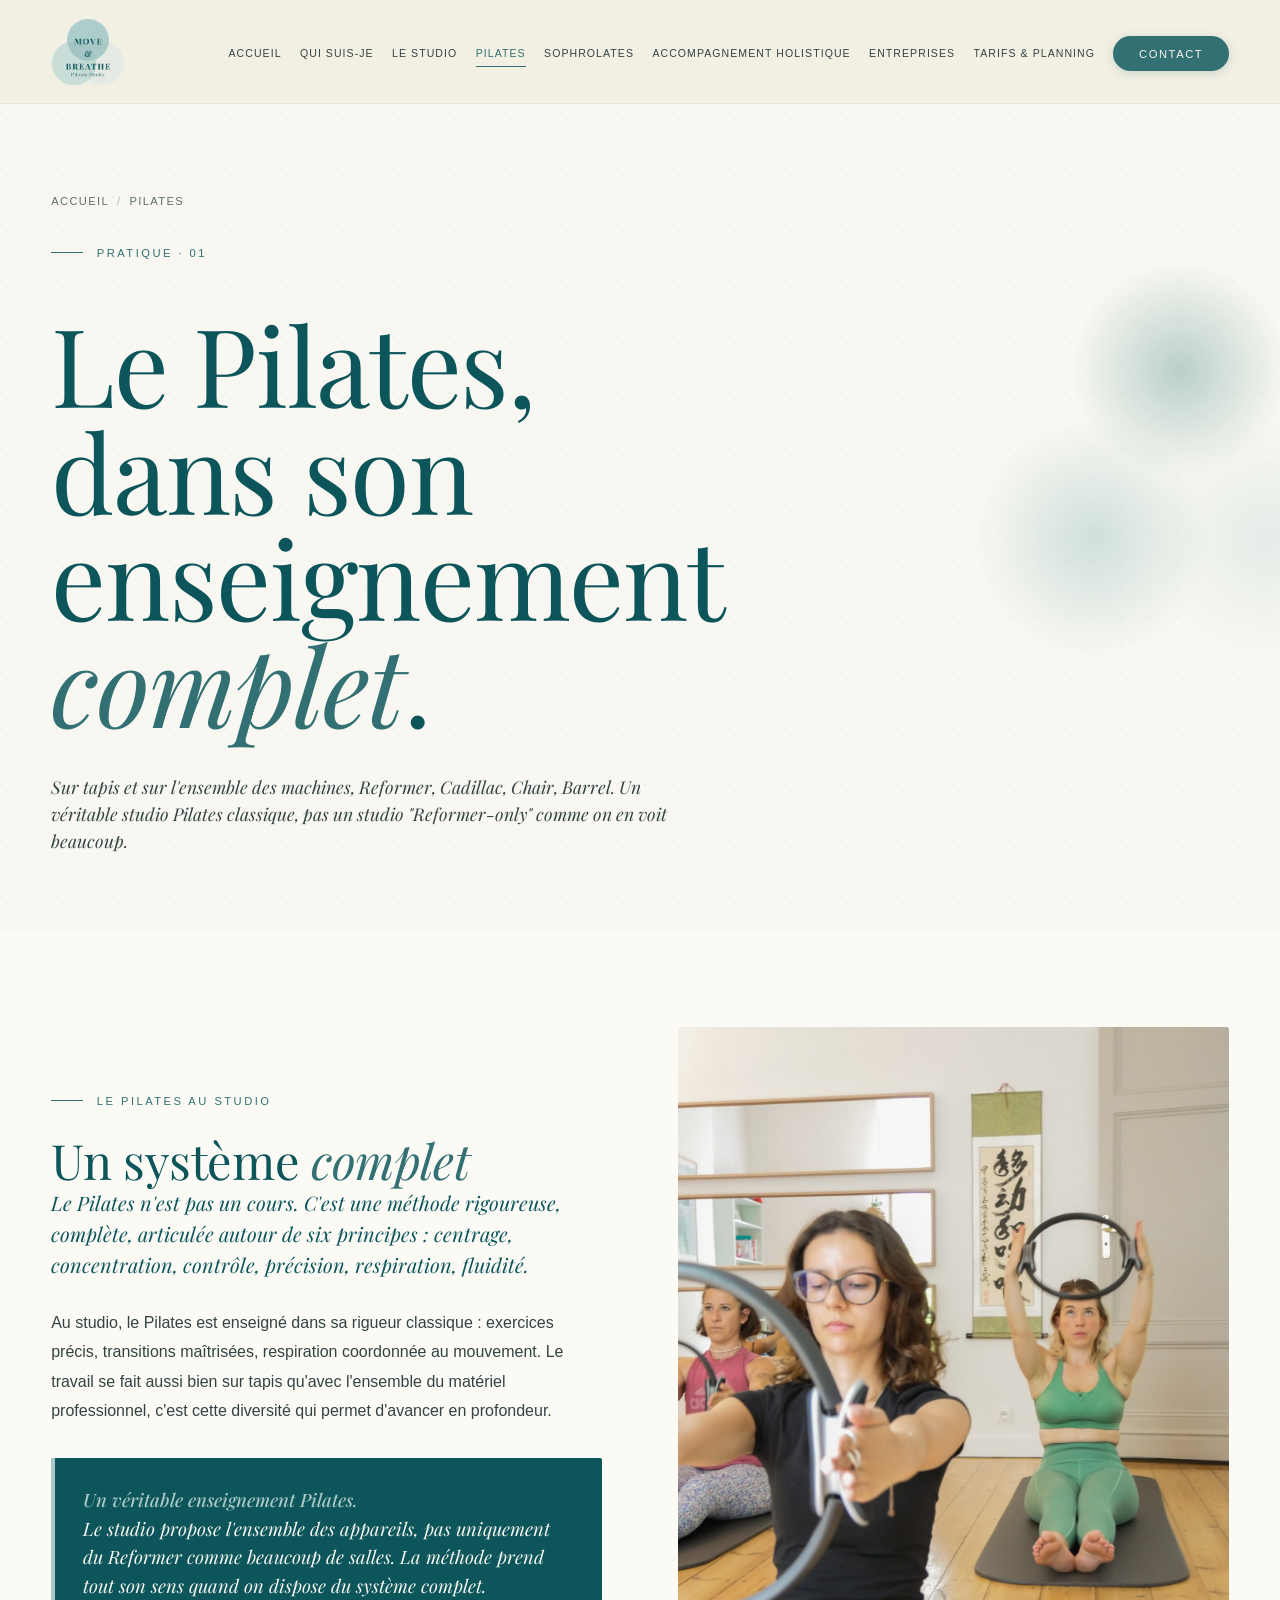
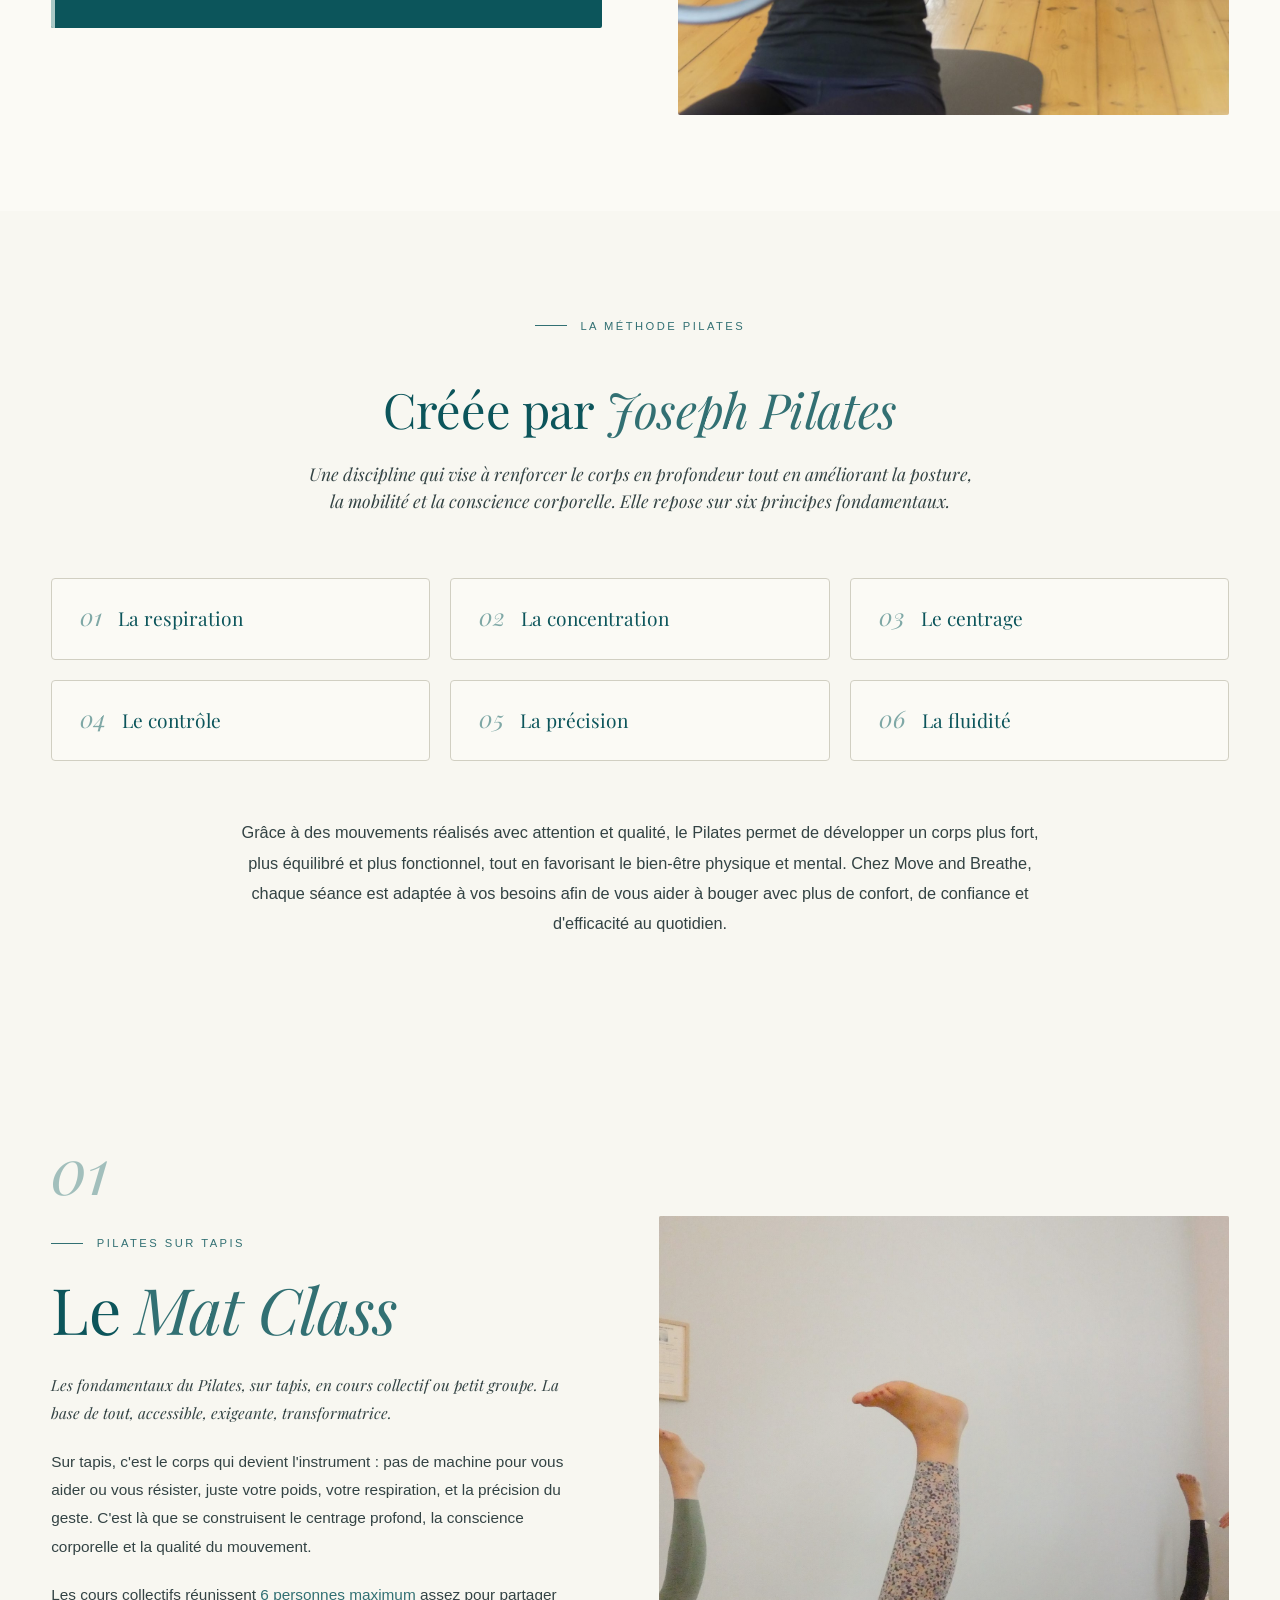
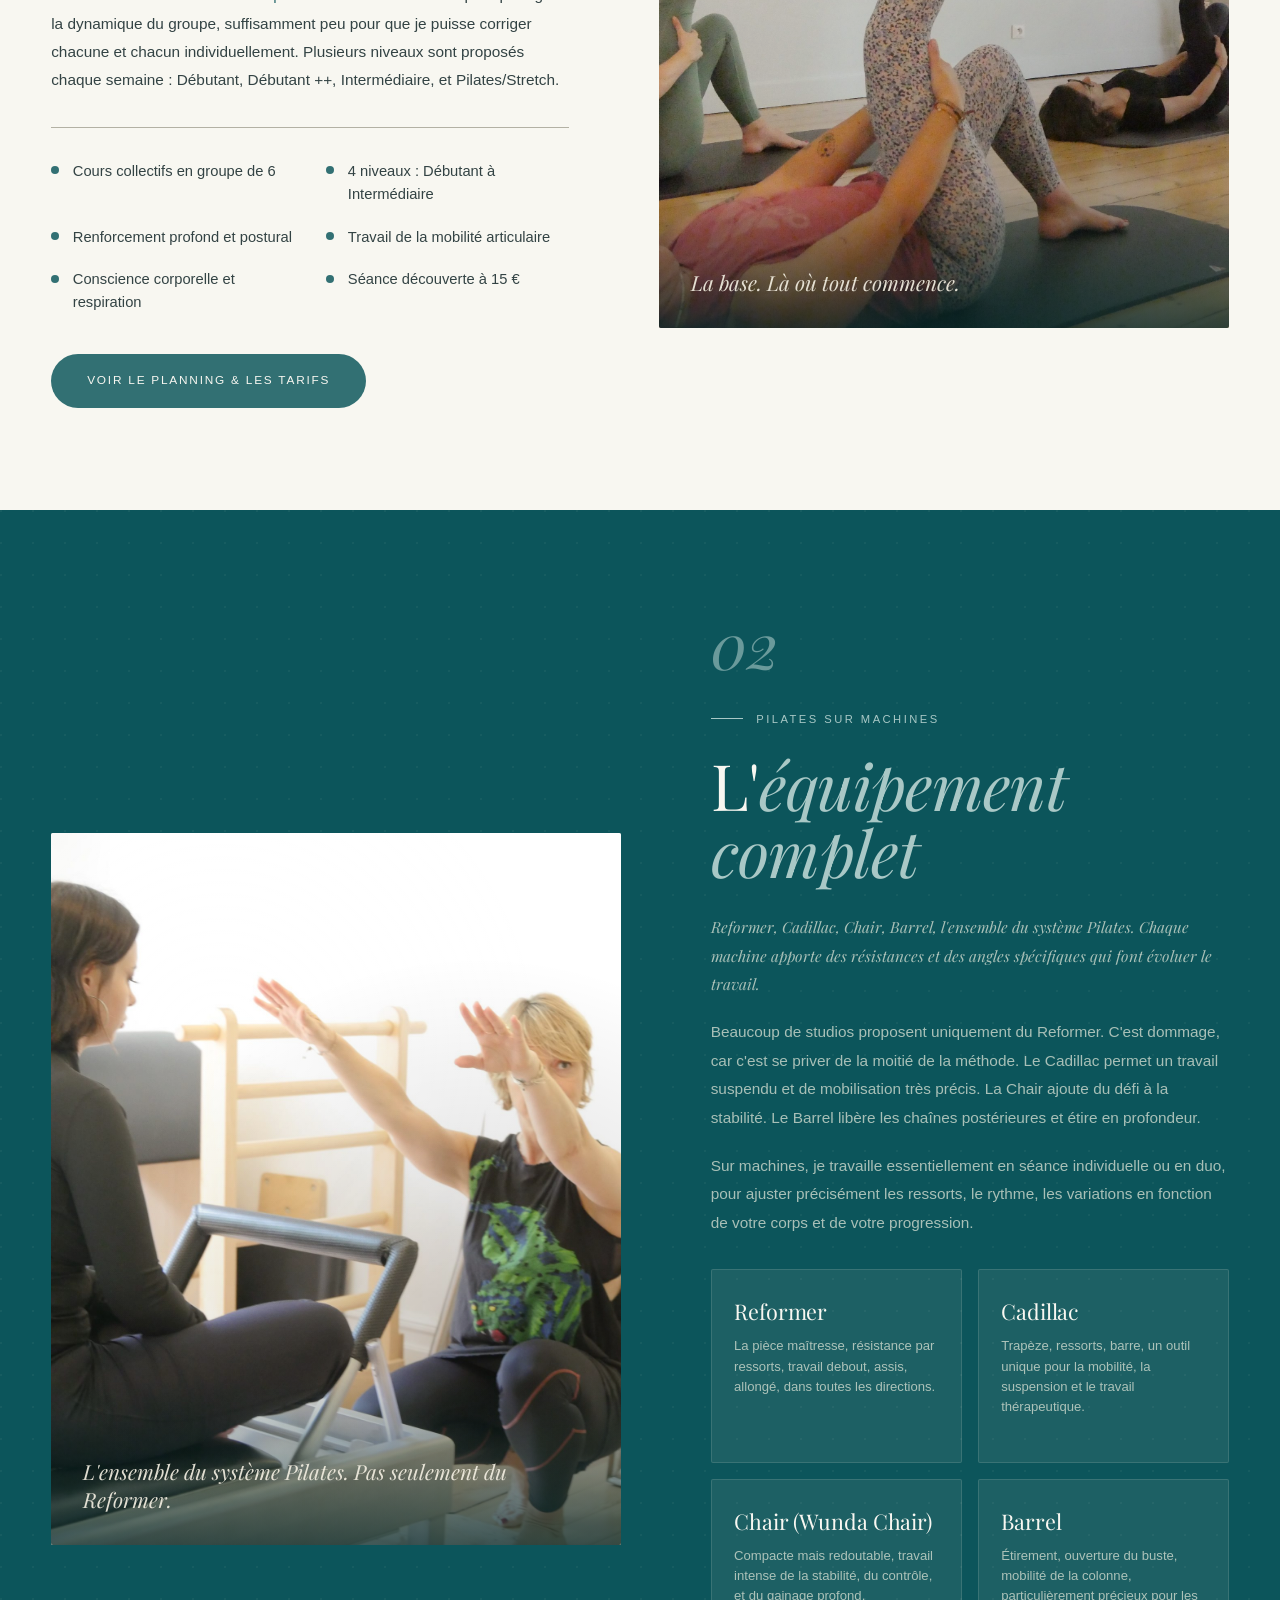
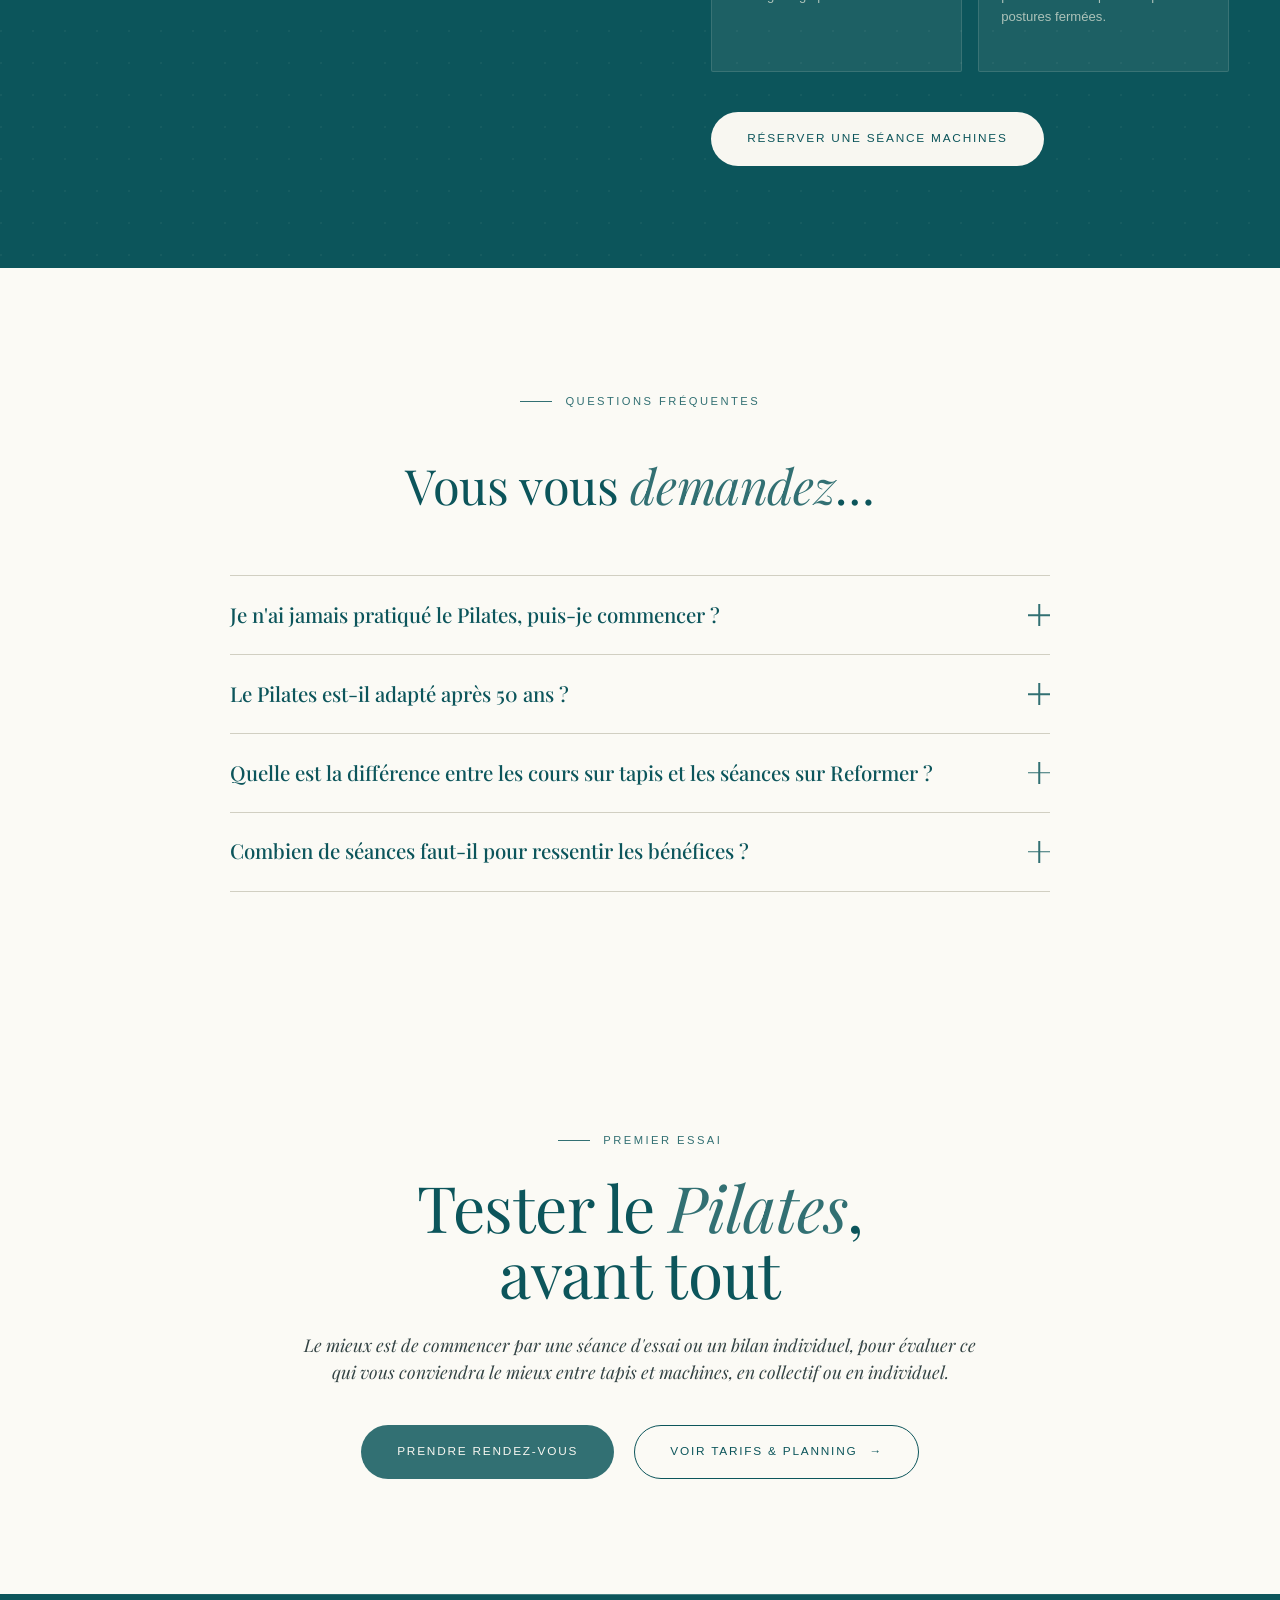
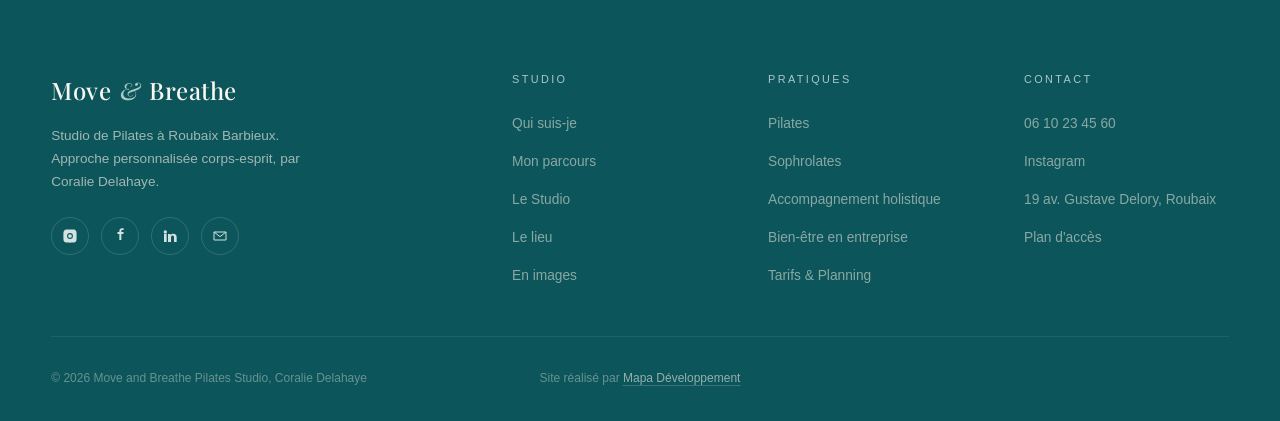
<file: pilates.html>
<!DOCTYPE html>
<html lang="fr">
<head>
<meta charset="UTF-8">
<meta name="viewport" content="width=device-width, initial-scale=1.0">
<title>Pilates, Tapis &amp; machines · Move and Breathe Pilates Studio</title>
<meta name="description" content="Pilates classique au studio Move and Breathe à Roubaix Barbieux. Sur tapis (cours collectifs, petits groupes) et sur machines (Reformer, Cadillac, Chair, Barrel), un véritable enseignement Pilates complet par Coralie Delahaye.">
<meta name="keywords" content="pilates Roubaix, pilates tapis, reformer Lille, cadillac pilates, wunda chair, ladder barrel, pilates classique">
<link rel="canonical" href="https://moveandbreathelille.fr/pilates.html">

<meta property="og:type" content="website">
<meta property="og:title" content="Pilates, Move and Breathe Pilates Studio">
<meta property="og:description" content="Pilates sur tapis et sur machines au studio Move and Breathe à Roubaix Barbieux.">
<meta property="og:url" content="https://moveandbreathelille.fr/pilates.html">

<link rel="preconnect" href="https://fonts.googleapis.com">
<link rel="preconnect" href="https://fonts.gstatic.com" crossorigin>
<link href="https://fonts.googleapis.com/css2?family=Playfair+Display:ital,wght@0,400;0,500;0,600;0,700;1,400;1,500;1,600&display=swap" rel="stylesheet">
<link rel="stylesheet" href="styles.css">

<style>
  /* ==== INTRO PILATES ==== */
  .intro-section {
    background: var(--cream-soft);
    padding: clamp(4rem, 8vw, 6rem) 0;
  }
  .intro-grid {
    display: grid;
    grid-template-columns: 1fr 1fr;
    gap: clamp(3rem, 6vw, 6rem);
    align-items: center;
  }
  .intro-lede {
    font-family: var(--serif);
    font-style: italic;
    font-size: clamp(1.25rem, 1.5vw, 1.45rem);
    line-height: 1.55;
    color: var(--teal-deep);
    margin-bottom: 1.75rem;
    font-weight: 400;
  }
  .intro-text {
    font-size: 1rem;
    line-height: 1.85;
    color: var(--ink-soft);
    margin-bottom: 1.25rem;
  }
  .intro-highlight {
    background: var(--teal-deep);
    color: var(--cream);
    padding: 1.75rem 2rem;
    border-radius: 2px;
    margin: 2rem 0;
    font-family: var(--serif);
    font-style: italic;
    font-size: 1.15rem;
    line-height: 1.55;
    position: relative;
    overflow: hidden;
  }
  .intro-highlight::before {
    content: '';
    position: absolute;
    top: 0; bottom: 0;
    left: 0;
    width: 4px;
    background: var(--sage);
  }
  .intro-highlight strong { color: var(--sage); font-weight: 500; }

  .intro-image {
    aspect-ratio: 4/5;
    border-radius: 2px;
    overflow: hidden;
    position: relative;
  }
  .intro-image .img-panel-placeholder {
    background: linear-gradient(160deg, var(--teal-deep), var(--teal) 60%, var(--teal-mid));
  }

  /* ==== DISCIPLINE BLOCKS ==== */
  .discipline-block {
    padding: clamp(4rem, 8vw, 7rem) 0;
  }
  .discipline-block.dark {
    background: var(--teal-deep);
    color: var(--cream);
    position: relative;
    overflow: hidden;
  }
  .discipline-block.dark::before {
    content: '';
    position: absolute;
    inset: 0;
    background-image: radial-gradient(circle at 1px 1px, rgba(220, 227, 214, 0.05) 1px, transparent 0);
    background-size: 32px 32px;
  }
  .discipline-block.dark .container { position: relative; z-index: 1; }
  .discipline-block.dark .eyebrow { color: var(--sage); }
  .discipline-block.dark .eyebrow::before { background: var(--sage); }
  .discipline-block.dark .h-1,
  .discipline-block.dark .h-2 { color: var(--cream); }
  .discipline-block.dark .h-1 em,
  .discipline-block.dark .h-2 em { color: var(--sage); }
  .discipline-block.cream { background: var(--cream); }

  .discipline-grid {
    display: grid;
    grid-template-columns: 1fr 1.1fr;
    gap: clamp(3rem, 7vw, 7rem);
    align-items: center;
  }
  .discipline-grid.reverse { grid-template-columns: 1.1fr 1fr; }
  .discipline-grid.reverse .discipline-text { order: 2; }
  .discipline-grid.reverse .discipline-visual { order: 1; }

  .discipline-num {
    font-family: var(--serif);
    font-style: italic;
    font-size: 4rem;
    color: var(--sage-deep);
    line-height: 1;
    margin-bottom: 1.5rem;
    opacity: 0.7;
  }
  .discipline-block.dark .discipline-num { color: var(--sage); opacity: 0.6; }
  .discipline-block .h-1 { margin-bottom: 1.75rem; }
  .discipline-lede {
    font-family: var(--serif);
    font-style: italic;
    font-size: 1.2rem;
    line-height: 1.6;
    margin-bottom: 1.75rem;
    color: var(--teal-deep);
  }
  .discipline-block.dark .discipline-lede { color: var(--cream); }
  .discipline-text p {
    font-size: 0.96rem;
    line-height: 1.85;
    color: var(--ink-soft);
    margin-bottom: 1.25rem;
  }
  .discipline-block.dark .discipline-text p { color: rgba(220, 227, 214, 0.75); }

  /* Feature list (Pilates sur tapis benefits) */
  .feature-list {
    list-style: none;
    display: grid;
    grid-template-columns: 1fr 1fr;
    gap: 1.25rem 2rem;
    margin: 2rem 0 2.5rem;
    padding-top: 2rem;
    border-top: 1px solid var(--beige-deep);
  }
  .discipline-block.dark .feature-list { border-top-color: rgba(220, 227, 214, 0.15); }
  .feature-list li {
    display: flex;
    align-items: flex-start;
    gap: 0.85rem;
    font-size: 0.92rem;
    line-height: 1.55;
    color: var(--ink-soft);
  }
  .discipline-block.dark .feature-list li { color: rgba(220, 227, 214, 0.85); }
  .feature-list li::before {
    content: '';
    width: 8px; height: 8px;
    background: var(--teal);
    border-radius: 50%;
    flex-shrink: 0;
    margin-top: 0.4rem;
  }
  .discipline-block.dark .feature-list li::before { background: var(--sage); }

  /* Machines grid */
  .machines-grid {
    display: grid;
    grid-template-columns: repeat(2, 1fr);
    gap: 1rem;
    margin: 2rem 0 2.5rem;
  }
  .machine-card {
    background: rgba(220, 227, 214, 0.08);
    border: 1px solid rgba(220, 227, 214, 0.15);
    border-radius: 2px;
    padding: 1.5rem 1.4rem;
    transition: all 0.3s var(--ease);
  }
  .machine-card:hover {
    background: rgba(220, 227, 214, 0.13);
    border-color: var(--sage);
    transform: translateY(-2px);
  }
  .machine-card h4 {
    font-family: var(--serif);
    font-size: 1.35rem;
    font-weight: 400;
    color: var(--cream);
    margin-bottom: 0.4rem;
    letter-spacing: -0.005em;
  }
  .machine-card p {
    font-size: 0.82rem;
    line-height: 1.55;
    color: rgba(220, 227, 214, 0.65);
  }

  .discipline-visual {
    aspect-ratio: 4/5;
    border-radius: 2px;
    overflow: hidden;
    position: relative;
  }
  .visual-tapis { background: linear-gradient(165deg, var(--beige-deep), var(--sage-deep) 60%, var(--sage)); }
  .visual-machines { background: linear-gradient(165deg, var(--teal-mid), var(--teal) 60%, var(--teal-deep)); }
  .visual-photo {
    background: var(--beige);
  }
  .visual-photo img {
    position: absolute;
    inset: 0;
    width: 100%;
    height: 100%;
    object-fit: cover;
  }
  .visual-photo .discipline-visual-caption {
    background: linear-gradient(transparent, rgba(7, 41, 43, 0.75));
    padding: 5rem 2rem 2rem;
    bottom: 0; left: 0; right: 0;
  }
  .discipline-visual::after {
    content: '';
    position: absolute;
    inset: 0;
    background:
      radial-gradient(circle at 30% 30%, rgba(255,255,255,0.1) 0%, transparent 50%),
      radial-gradient(circle at 75% 75%, rgba(0,0,0,0.18) 0%, transparent 60%);
  }
  .discipline-visual-label {
    position: absolute;
    top: 1.5rem; left: 1.5rem;
    z-index: 2;
    font-size: 0.65rem;
    letter-spacing: 0.18em;
    text-transform: uppercase;
    color: rgba(241, 237, 224, 0.55);
    background: rgba(18, 46, 45, 0.4);
    padding: 0.35rem 0.85rem;
    border-radius: 999px;
    backdrop-filter: blur(8px);
  }
  .discipline-visual-circles {
    position: absolute;
    top: 50%; left: 50%;
    transform: translate(-50%, -50%);
    width: 65%;
    aspect-ratio: 1;
    opacity: 0.5;
    z-index: 1;
  }
  .discipline-visual-circles .pc {
    position: absolute;
    width: 62%; aspect-ratio: 1;
    border-radius: 50%;
    mix-blend-mode: screen;
  }
  .discipline-visual-circles .pc-a { top: 0; left: 19%; background: var(--sage-deep); opacity: 0.55; }
  .discipline-visual-circles .pc-b { bottom: 0; left: 0; background: var(--sage); opacity: 0.55; }
  .discipline-visual-circles .pc-c { bottom: 0; right: 0; background: var(--sage-pale); opacity: 0.65; }
  .discipline-visual-caption {
    position: absolute;
    bottom: 2rem; left: 2rem; right: 2rem;
    z-index: 2;
    font-family: var(--serif);
    font-style: italic;
    color: rgba(241, 237, 224, 0.92);
    font-size: 1.3rem;
    line-height: 1.35;
  }

  /* ==== CTA ==== */
  .pilates-cta {
    background: var(--cream-soft);
    text-align: center;
  }
  .pilates-cta-inner { max-width: 680px; margin: 0 auto; }
  .pilates-cta h2 { margin: 1.5rem 0 1.5rem; }
  .pilates-cta-actions {
    display: flex;
    gap: 1.25rem;
    justify-content: center;
    margin-top: 2.5rem;
    flex-wrap: wrap;
  }

  @media (max-width: 980px) {
    .intro-grid,
    .discipline-grid,
    .discipline-grid.reverse { grid-template-columns: 1fr; gap: 2.5rem; }
    .discipline-grid.reverse .discipline-text { order: 1; }
    .discipline-grid.reverse .discipline-visual { order: 2; }
    .feature-list { grid-template-columns: 1fr; }
    .machines-grid { grid-template-columns: 1fr; }
  }

  /* ==== LA METHODE PILATES ==== */
  .method-section { background: var(--cream); padding: clamp(4rem, 8vw, 6rem) 0; }
  .method-principles {
    display: grid;
    grid-template-columns: repeat(3, 1fr);
    gap: 1.25rem;
    margin: clamp(2.5rem, 5vw, 3.5rem) 0;
  }
  .principle {
    background: var(--cream-soft);
    border: 1px solid var(--beige);
    border-radius: 4px;
    padding: 1.5rem 1.75rem;
    display: flex;
    align-items: baseline;
    gap: 1rem;
    transition: border-color 0.4s var(--ease), transform 0.4s var(--ease);
  }
  .principle:hover { border-color: var(--sage-deep); transform: translateY(-3px); }
  .principle-num {
    font-family: var(--serif);
    font-style: italic;
    font-size: 1.5rem;
    color: var(--sage-deep);
    line-height: 1;
    flex-shrink: 0;
  }
  .principle h3 { font-family: var(--serif); font-size: 1.2rem; font-weight: 400; color: var(--teal-deep); }
  .method-outro {
    max-width: 820px;
    margin: 0 auto;
    text-align: center;
    font-size: 1.02rem;
    line-height: 1.85;
    color: var(--ink-soft);
  }
  @media (max-width: 760px) { .method-principles { grid-template-columns: 1fr 1fr; } }
  @media (max-width: 480px) { .method-principles { grid-template-columns: 1fr; } }
</style>

<script type="application/ld+json">
{
  "@context": "https://schema.org",
  "@type": "Service",
  "serviceType": "Pilates classique",
  "provider": {
    "@type":"HealthAndBeautyBusiness",
    "name":"Move and Breathe Pilates Studio",
    "address": {
      "@type": "PostalAddress",
      "streetAddress": "19 avenue Gustave Delory",
      "addressLocality": "Roubaix",
      "postalCode": "59100",
      "addressCountry": "FR"
    }
  },
  "areaServed": "Lille, Roubaix, Hauts-de-France",
  "description": "Pilates classique sur tapis et sur machines (Reformer, Cadillac, Chair, Barrel) au studio Move and Breathe à Roubaix."
}
</script>
</head>

<body>

<!-- NAV -->
<nav class="nav" aria-label="Navigation principale">
  <div class="nav-inner">
    <a href="index.html" class="logo-mark" aria-label="Move and Breathe Pilates Studio">
        <img src="assets/img/logo-officiel.png" alt="Move and Breathe Pilates Studio" class="logo-img">
      </a>
    <button class="nav-burger" aria-label="Ouvrir le menu" aria-expanded="false">
      <span></span><span></span><span></span>
    </button>
    <ul class="nav-links">
      <li><a href="index.html">Accueil</a></li>
      <li><a href="qui-suis-je.html">Qui suis-je</a></li>
      <li><a href="le-studio.html">Le Studio</a></li>
      <li><a href="pilates.html">Pilates</a></li>
      <li><a href="sophrolates.html">Sophrolates</a></li>
      <li><a href="accompagnement.html">Accompagnement holistique</a></li>
      <li><a href="entreprises.html">Entreprises</a></li>
      <li><a href="tarifs.html">Tarifs &amp; Planning</a></li>
      <li><a href="contact.html" class="nav-cta">Contact</a></li>
    </ul>
  </div>
</nav>

<!-- HEADER -->
<header class="page-header">
  <div class="container">
    <div class="page-header-inner reveal">
      <div class="breadcrumb">
        <a href="index.html">Accueil</a>
        <span class="breadcrumb-sep">/</span>
        <span>Pilates</span>
      </div>
      <div class="eyebrow">Pratique · 01</div>
      <h1 class="h-mega mt-2">
        Le Pilates,<br>
        dans son enseignement<br>
        <em>complet</em>.
      </h1>
      <p class="lede mt-3">
        Sur tapis et sur l'ensemble des machines, Reformer, Cadillac, Chair, Barrel. Un véritable studio Pilates classique, pas un studio "Reformer-only" comme on en voit beaucoup.
      </p>
    </div>
  </div>
</header>

<!-- INTRO -->
<section class="intro-section">
  <div class="container">
    <div class="intro-grid">
      <div class="reveal">
        <div class="eyebrow">Le Pilates au studio</div>
        <h2 class="h-2 mt-2">Un système <em>complet</em></h2>
        <p class="intro-lede">
          Le Pilates n'est pas un cours. C'est une méthode rigoureuse, complète, articulée autour de six principes : centrage, concentration, contrôle, précision, respiration, fluidité.
        </p>
        <p class="intro-text">
          Au studio, le Pilates est enseigné dans sa rigueur classique : exercices précis, transitions maîtrisées, respiration coordonnée au mouvement. Le travail se fait aussi bien sur tapis qu'avec l'ensemble du matériel professionnel, c'est cette diversité qui permet d'avancer en profondeur.
        </p>
        <div class="intro-highlight">
          <strong>Un véritable enseignement Pilates.</strong><br>Le studio propose l'ensemble des appareils, pas uniquement du Reformer comme beaucoup de salles. La méthode prend tout son sens quand on dispose du système complet.
        </div>
      </div>
      <div class="intro-image reveal reveal-delay-2">
        <div class="img-panel">
          <img src="assets/img/pilates-cercle.jpg" alt="Cours de Pilates au studio Move and Breathe, travail avec le cercle Pilates (magic circle)" loading="lazy">
        </div>
      </div>
    </div>
  </div>
</section>

<!-- LA METHODE PILATES -->
<section class="method-section" id="methode">
  <div class="container">
    <div class="section-head center reveal">
      <div class="eyebrow center">La méthode Pilates</div>
      <h2 class="h-2 mt-2">Créée par <em>Joseph Pilates</em></h2>
      <p class="lede mt-2">Une discipline qui vise à renforcer le corps en profondeur tout en améliorant la posture, la mobilité et la conscience corporelle. Elle repose sur six principes fondamentaux.</p>
    </div>
    <div class="method-principles reveal">
      <div class="principle"><span class="principle-num">01</span><h3>La respiration</h3></div>
      <div class="principle"><span class="principle-num">02</span><h3>La concentration</h3></div>
      <div class="principle"><span class="principle-num">03</span><h3>Le centrage</h3></div>
      <div class="principle"><span class="principle-num">04</span><h3>Le contrôle</h3></div>
      <div class="principle"><span class="principle-num">05</span><h3>La précision</h3></div>
      <div class="principle"><span class="principle-num">06</span><h3>La fluidité</h3></div>
    </div>
    <p class="method-outro reveal">
      Grâce à des mouvements réalisés avec attention et qualité, le Pilates permet de développer un corps plus fort, plus équilibré et plus fonctionnel, tout en favorisant le bien-être physique et mental. Chez Move and Breathe, chaque séance est adaptée à vos besoins afin de vous aider à bouger avec plus de confort, de confiance et d'efficacité au quotidien.
    </p>
  </div>
</section>

<!-- PILATES SUR TAPIS -->
<section class="discipline-block cream" id="tapis">
  <div class="container">
    <div class="discipline-grid">
      <div class="discipline-text reveal">
        <div class="discipline-num">01</div>
        <div class="eyebrow">Pilates sur tapis</div>
        <h2 class="h-1 mt-2">Le <em>Mat Class</em></h2>
        <p class="discipline-lede">
          Les fondamentaux du Pilates, sur tapis, en cours collectif ou petit groupe. La base de tout, accessible, exigeante, transformatrice.
        </p>
        <p>
          Sur tapis, c'est le corps qui devient l'instrument : pas de machine pour vous aider ou vous résister, juste votre poids, votre respiration, et la précision du geste. C'est là que se construisent le centrage profond, la conscience corporelle et la qualité du mouvement.
        </p>
        <p>
          Les cours collectifs réunissent <strong style="color: var(--teal); font-weight: 500;">6 personnes maximum</strong> assez pour partager la dynamique du groupe, suffisamment peu pour que je puisse corriger chacune et chacun individuellement. Plusieurs niveaux sont proposés chaque semaine : Débutant, Débutant ++, Intermédiaire, et Pilates/Stretch.
        </p>
        <ul class="feature-list">
          <li>Cours collectifs en groupe de 6</li>
          <li>4 niveaux : Débutant à Intermédiaire</li>
          <li>Renforcement profond et postural</li>
          <li>Travail de la mobilité articulaire</li>
          <li>Conscience corporelle et respiration</li>
          <li>Séance découverte à 15 €</li>
        </ul>
        <a href="tarifs.html" class="btn btn-primary btn-magnetic">Voir le planning &amp; les tarifs</a>
      </div>
      <div class="discipline-visual visual-photo reveal reveal-delay-2">
        <img src="assets/img/pilates-tapis.jpg" alt="Cours collectif de Pilates sur tapis (Mat Class) au studio Move and Breathe" loading="lazy">
        <p class="discipline-visual-caption">La base. Là où tout commence.</p>
      </div>
    </div>
  </div>
</section>

<!-- PILATES SUR MACHINES -->
<section class="discipline-block dark" id="machines">
  <div class="container">
    <div class="discipline-grid reverse">
      <div class="discipline-visual visual-photo reveal">
        <img src="assets/img/pilates-machine.jpg" alt="Séance de Pilates sur machine avec accompagnement individualisé au studio Move and Breathe" loading="lazy">
        <p class="discipline-visual-caption">L'ensemble du système Pilates. Pas seulement du Reformer.</p>
      </div>
      <div class="discipline-text reveal reveal-delay-1">
        <div class="discipline-num">02</div>
        <div class="eyebrow">Pilates sur machines</div>
        <h2 class="h-1 mt-2">L'<em>équipement complet</em></h2>
        <p class="discipline-lede">
          Reformer, Cadillac, Chair, Barrel, l'ensemble du système Pilates. Chaque machine apporte des résistances et des angles spécifiques qui font évoluer le travail.
        </p>
        <p>
          Beaucoup de studios proposent uniquement du Reformer. C'est dommage, car c'est se priver de la moitié de la méthode. Le Cadillac permet un travail suspendu et de mobilisation très précis. La Chair ajoute du défi à la stabilité. Le Barrel libère les chaînes postérieures et étire en profondeur.
        </p>
        <p>
          Sur machines, je travaille essentiellement en séance individuelle ou en duo, pour ajuster précisément les ressorts, le rythme, les variations en fonction de votre corps et de votre progression.
        </p>

        <div class="machines-grid">
          <div class="machine-card">
            <h4>Reformer</h4>
            <p>La pièce maîtresse, résistance par ressorts, travail debout, assis, allongé, dans toutes les directions.</p>
          </div>
          <div class="machine-card">
            <h4>Cadillac</h4>
            <p>Trapèze, ressorts, barre, un outil unique pour la mobilité, la suspension et le travail thérapeutique.</p>
          </div>
          <div class="machine-card">
            <h4>Chair (Wunda Chair)</h4>
            <p>Compacte mais redoutable, travail intense de la stabilité, du contrôle, et du gainage profond.</p>
          </div>
          <div class="machine-card">
            <h4>Barrel</h4>
            <p>Étirement, ouverture du buste, mobilité de la colonne, particulièrement précieux pour les postures fermées.</p>
          </div>
        </div>
        <a href="contact.html" class="btn btn-light btn-magnetic">Réserver une séance machines</a>
      </div>
    </div>
  </div>
</section>

<!-- FAQ -->
<section class="faq-section soft">
  <div class="container">
    <div class="section-head center reveal">
      <div class="eyebrow center">Questions fréquentes</div>
      <h2 class="h-2 mt-2">Vous vous <em>demandez</em>…</h2>
    </div>
    <div class="faq-list reveal">
      <div class="faq-item">
        <button class="faq-q">Je n'ai jamais pratiqué le Pilates, puis-je commencer ?<span class="faq-q-icon" aria-hidden="true"></span></button>
        <div class="faq-a"><div class="faq-a-inner">Oui, les séances sont adaptées à votre niveau et à vos besoins. Le débutant est le bienvenu, on construit les bases ensemble, à votre rythme.</div></div>
      </div>
      <div class="faq-item">
        <button class="faq-q">Le Pilates est-il adapté après 50 ans ?<span class="faq-q-icon" aria-hidden="true"></span></button>
        <div class="faq-a"><div class="faq-a-inner">Absolument. Le Pilates aide à préserver la mobilité, la force, l'équilibre et la posture à tout âge. C'est même l'une des pratiques les plus précieuses pour accompagner le corps dans la durée.</div></div>
      </div>
      <div class="faq-item">
        <button class="faq-q">Quelle est la différence entre les cours sur tapis et les séances sur Reformer ?<span class="faq-q-icon" aria-hidden="true"></span></button>
        <div class="faq-a"><div class="faq-a-inner">Les cours sur tapis utilisent principalement le poids du corps, tandis que le Reformer apporte une résistance grâce à ses ressorts et permet un accompagnement plus individualisé.</div></div>
      </div>
      <div class="faq-item">
        <button class="faq-q">Combien de séances faut-il pour ressentir les bénéfices ?<span class="faq-q-icon" aria-hidden="true"></span></button>
        <div class="faq-a"><div class="faq-a-inner">Les premiers changements sont souvent perceptibles après quelques semaines de pratique régulière.</div></div>
      </div>
    </div>
  </div>
</section>

<!-- CTA -->
<section class="pilates-cta">
  <div class="container">
    <div class="pilates-cta-inner reveal">
      <div class="eyebrow center">Premier essai</div>
      <h2 class="h-1">Tester le <em>Pilates</em>,<br>avant tout</h2>
      <p class="lede">Le mieux est de commencer par une séance d'essai ou un bilan individuel, pour évaluer ce qui vous conviendra le mieux entre tapis et machines, en collectif ou en individuel.</p>
      <div class="pilates-cta-actions">
        <a href="contact.html" class="btn btn-primary btn-magnetic">Prendre rendez-vous</a>
        <a href="tarifs.html" class="btn btn-outline">
          Voir tarifs &amp; planning
          <span class="arrow">→</span>
        </a>
      </div>
    </div>
  </div>
</section>

<!-- FOOTER -->
<footer>
  <div class="container">
    <div class="footer-grid">
      <div>
        <div class="footer-brand">Move <span>&amp;</span> Breathe</div>
        <p class="footer-tagline">Studio de Pilates à Roubaix Barbieux. Approche personnalisée corps-esprit, par Coralie Delahaye.</p>
        <div class="footer-social">
          <a href="https://www.instagram.com/moveandbreathelille" target="_blank" rel="noopener" aria-label="Instagram">
            <svg viewBox="0 0 24 24" fill="currentColor"><path d="M12 2.2c3.2 0 3.6 0 4.8.1 1.2.1 1.8.2 2.2.4.6.2 1 .5 1.5.9.5.5.7.9.9 1.5.2.4.4 1 .4 2.2.1 1.3.1 1.6.1 4.8s0 3.6-.1 4.8c-.1 1.2-.2 1.8-.4 2.2-.2.6-.5 1-.9 1.5-.5.5-.9.7-1.5.9-.4.2-1 .4-2.2.4-1.3.1-1.6.1-4.8.1s-3.6 0-4.8-.1c-1.2-.1-1.8-.2-2.2-.4-.6-.2-1-.5-1.5-.9-.5-.5-.7-.9-.9-1.5-.2-.4-.4-1-.4-2.2-.1-1.3-.1-1.6-.1-4.8s0-3.6.1-4.8c.1-1.2.2-1.8.4-2.2.2-.6.5-1 .9-1.5.5-.5.9-.7 1.5-.9.4-.2 1-.4 2.2-.4 1.3-.1 1.6-.1 4.8-.1zm0 5.4a4.4 4.4 0 100 8.8 4.4 4.4 0 000-8.8zm0 7.2a2.8 2.8 0 110-5.6 2.8 2.8 0 010 5.6zm5.6-7.4a1 1 0 11-2.1 0 1 1 0 012.1 0z"/></svg>
          </a>
          <a href="#" target="_blank" rel="noopener" aria-label="Facebook">
            <svg viewBox="0 0 24 24" fill="currentColor"><path d="M14 9h3l.4-3H14V4.6c0-.9.3-1.5 1.6-1.5H17.5V.4C17.1.3 16.1.2 15 .2 12.6.2 11 1.7 11 4.3V6H8.2v3H11v9h3V9z"/></svg>
          </a>
          <a href="#" target="_blank" rel="noopener" aria-label="LinkedIn">
            <svg viewBox="0 0 24 24" fill="currentColor"><path d="M4.98 3.5a2.5 2.5 0 11-.02 5 2.5 2.5 0 01.02-5zM3 9h4v12H3V9zm6 0h3.8v1.7h.05c.53-1 1.83-2.05 3.77-2.05C20.6 8.65 22 10.5 22 14v7h-4v-6.2c0-1.5-.03-3.4-2.07-3.4-2.08 0-2.4 1.6-2.4 3.3V21H9V9z"/></svg>
          </a>
          <a href="mailto:moveandbreathelille@gmail.com" aria-label="Email">
            <svg viewBox="0 0 24 24" fill="none" stroke="currentColor" stroke-width="1.5"><path d="M3 6h18v12H3z"/><path d="M3 6l9 7 9-7"/></svg>
          </a>
        </div>
      </div>
      <div>
        <div class="footer-col-title">Studio</div>
        <ul class="footer-links">
          <li><a href="qui-suis-je.html">Qui suis-je</a></li>
          <li><a href="qui-suis-je.html#parcours">Mon parcours</a></li>
          <li><a href="le-studio.html">Le Studio</a></li>
          <li><a href="le-studio.html#lieu">Le lieu</a></li>
          <li><a href="le-studio.html#galerie">En images</a></li>
        </ul>
      </div>
      <div>
        <div class="footer-col-title">Pratiques</div>
        <ul class="footer-links">
          <li><a href="pilates.html">Pilates</a></li>
          <li><a href="sophrolates.html">Sophrolates</a></li>
          <li><a href="accompagnement.html">Accompagnement holistique</a></li>
          <li><a href="entreprises.html">Bien-être en entreprise</a></li>
          <li><a href="tarifs.html">Tarifs &amp; Planning</a></li>
        </ul>
      </div>
      <div>
        <div class="footer-col-title">Contact</div>
        <ul class="footer-links">
          <li><a href="tel:0610234560">06 10 23 45 60</a></li>
          <li><a href="https://www.instagram.com/moveandbreathelille" target="_blank" rel="noopener">Instagram</a></li>
          <li><a href="contact.html">19 av. Gustave Delory, Roubaix</a></li>
          <li><a href="contact.html#access">Plan d'accès</a></li>
        </ul>
      </div>
    </div>
    <div class="footer-bottom">
      <span>© <span data-year>2026</span> Move and Breathe Pilates Studio, Coralie Delahaye</span>
      <span class="footer-credit">Site réalisé par <a href="https://mapa-developpement.fr" target="_blank" rel="noopener">Mapa Développement</a></span>
    </div>
  </div>
</footer>

<script src="script.js"></script>
</body>
</html>
</file>
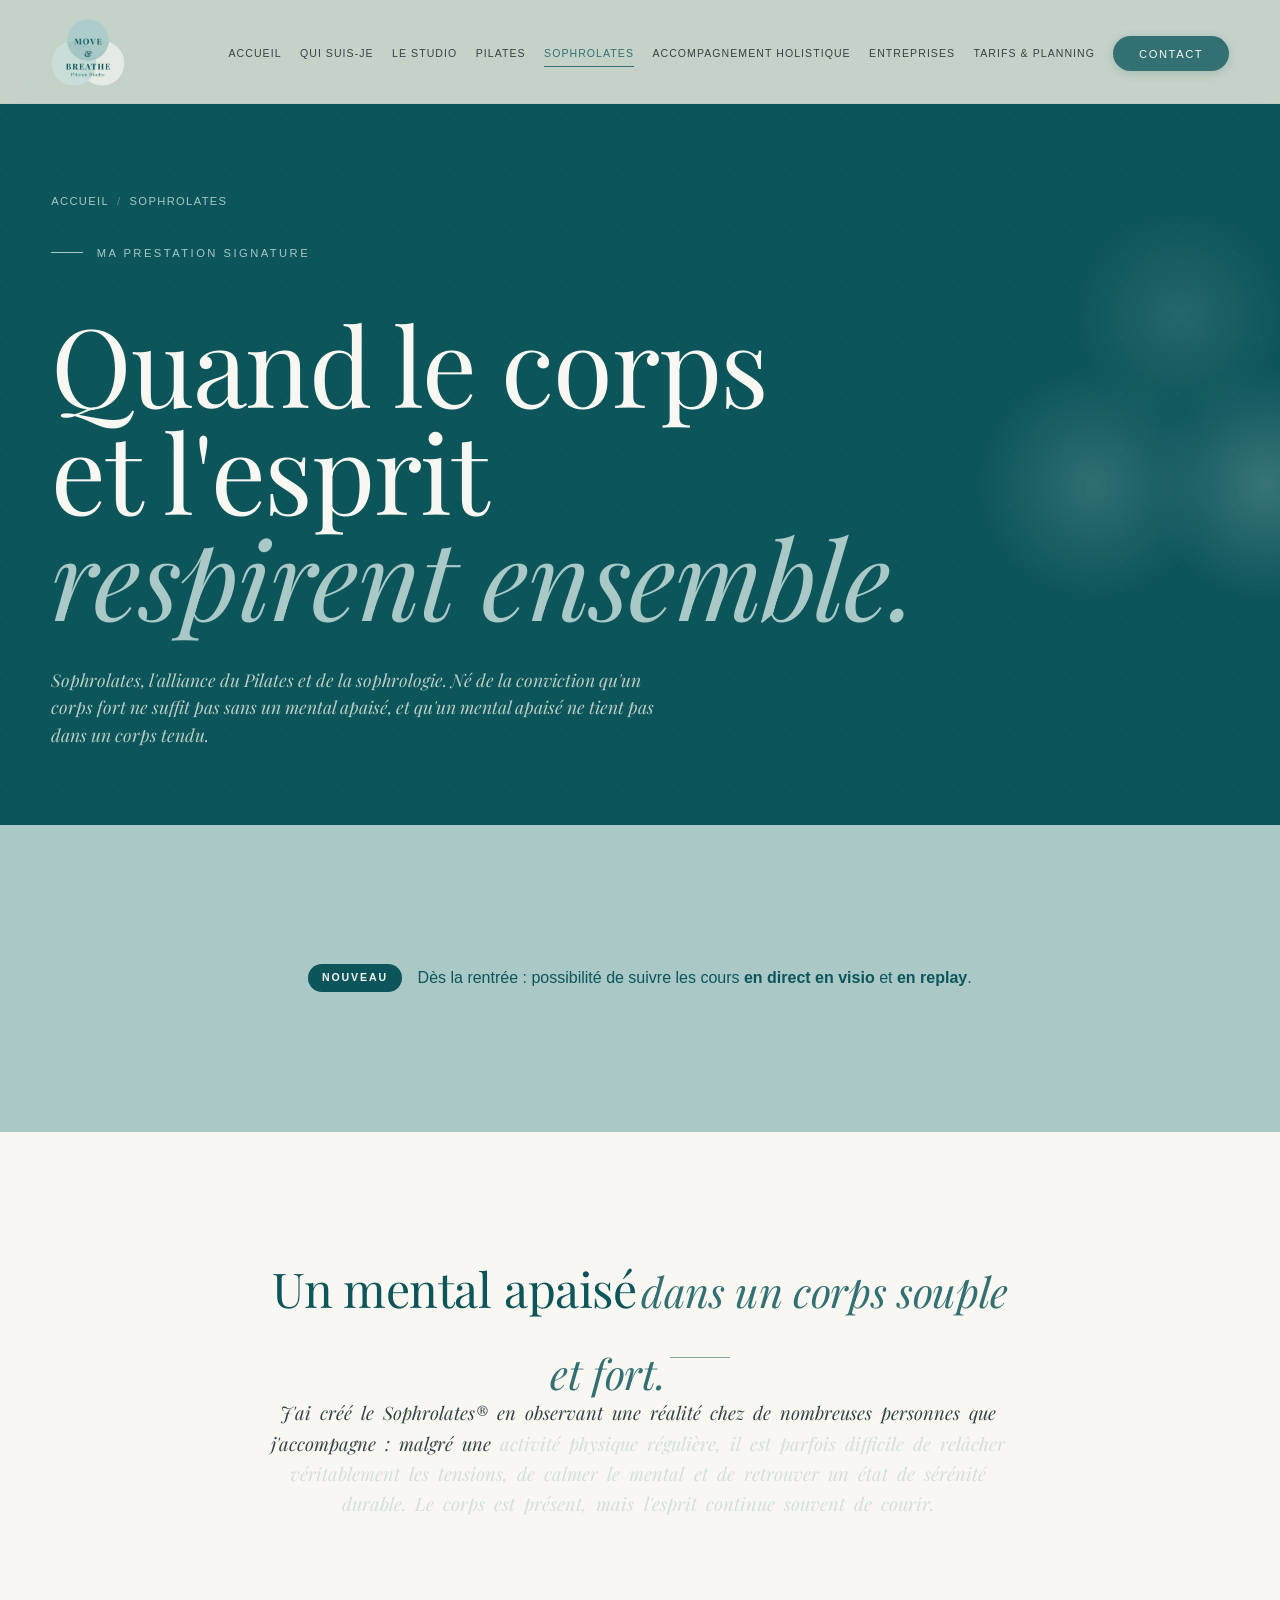
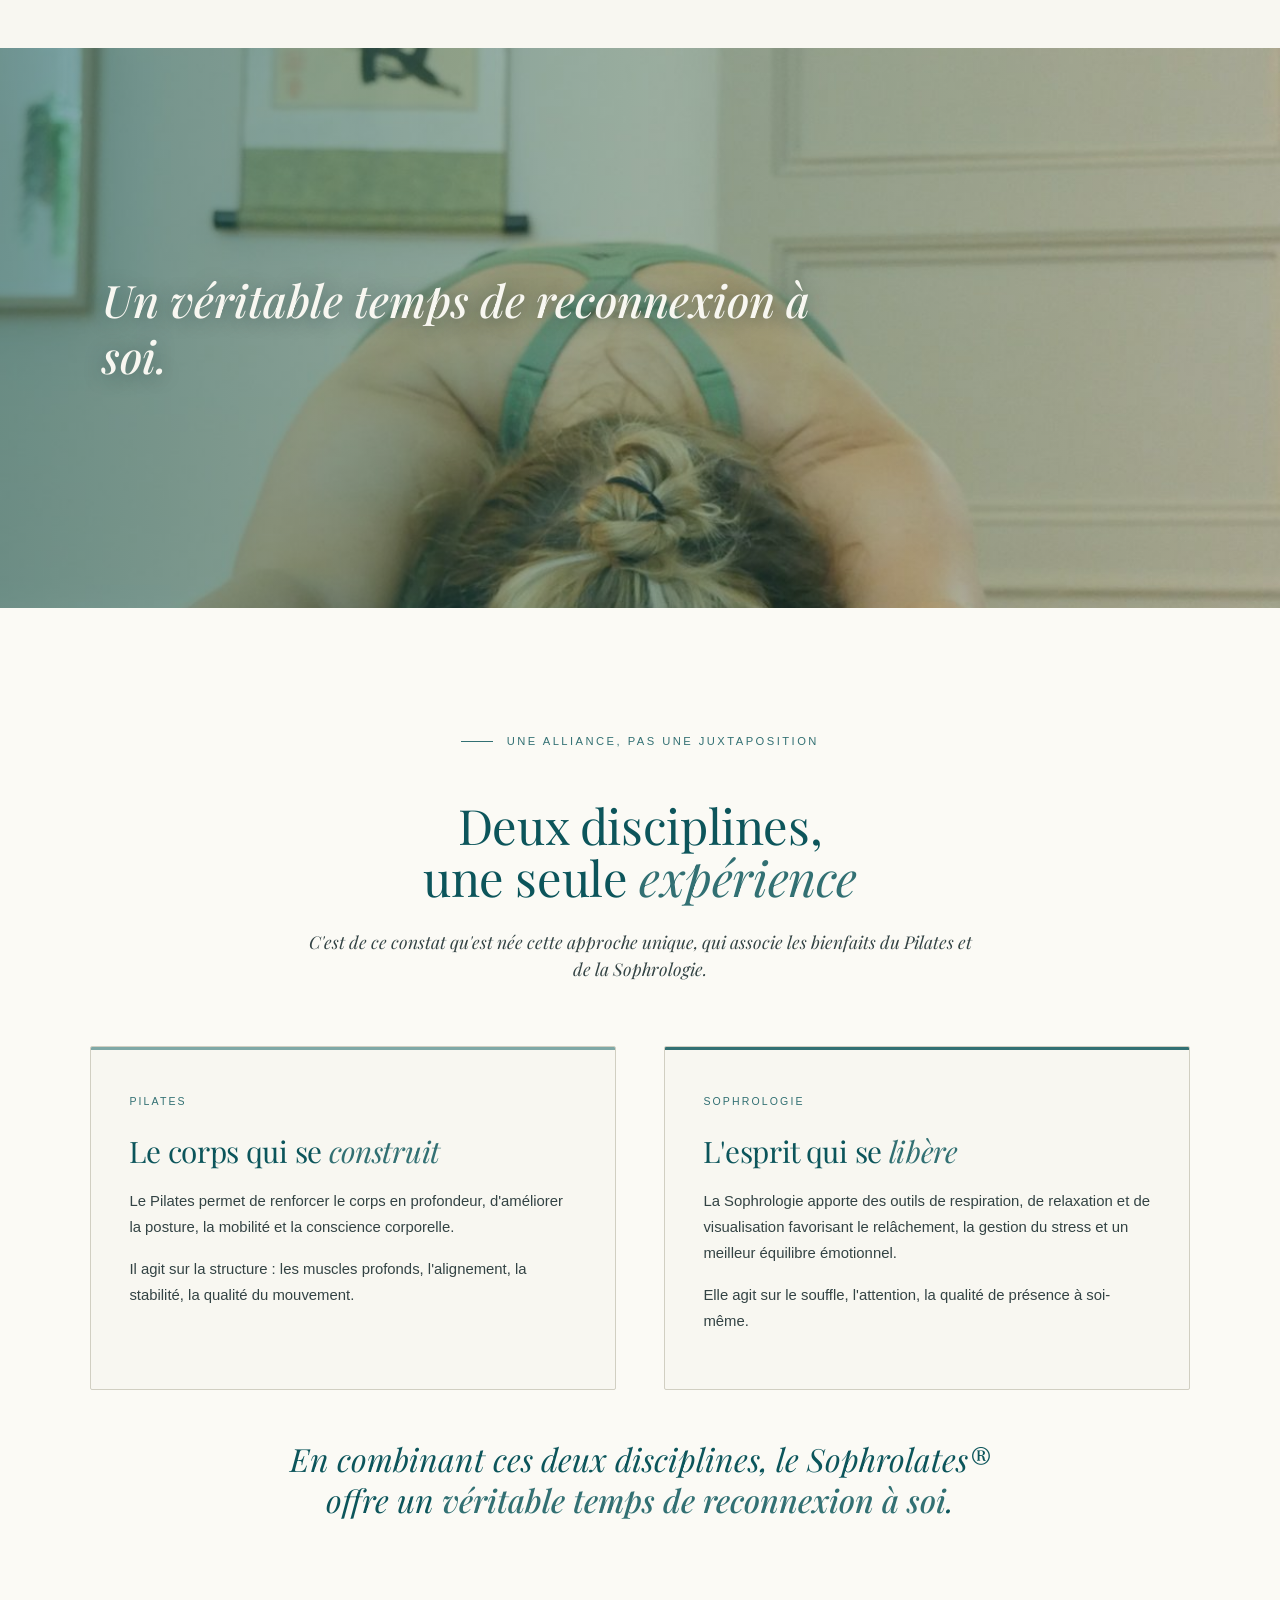
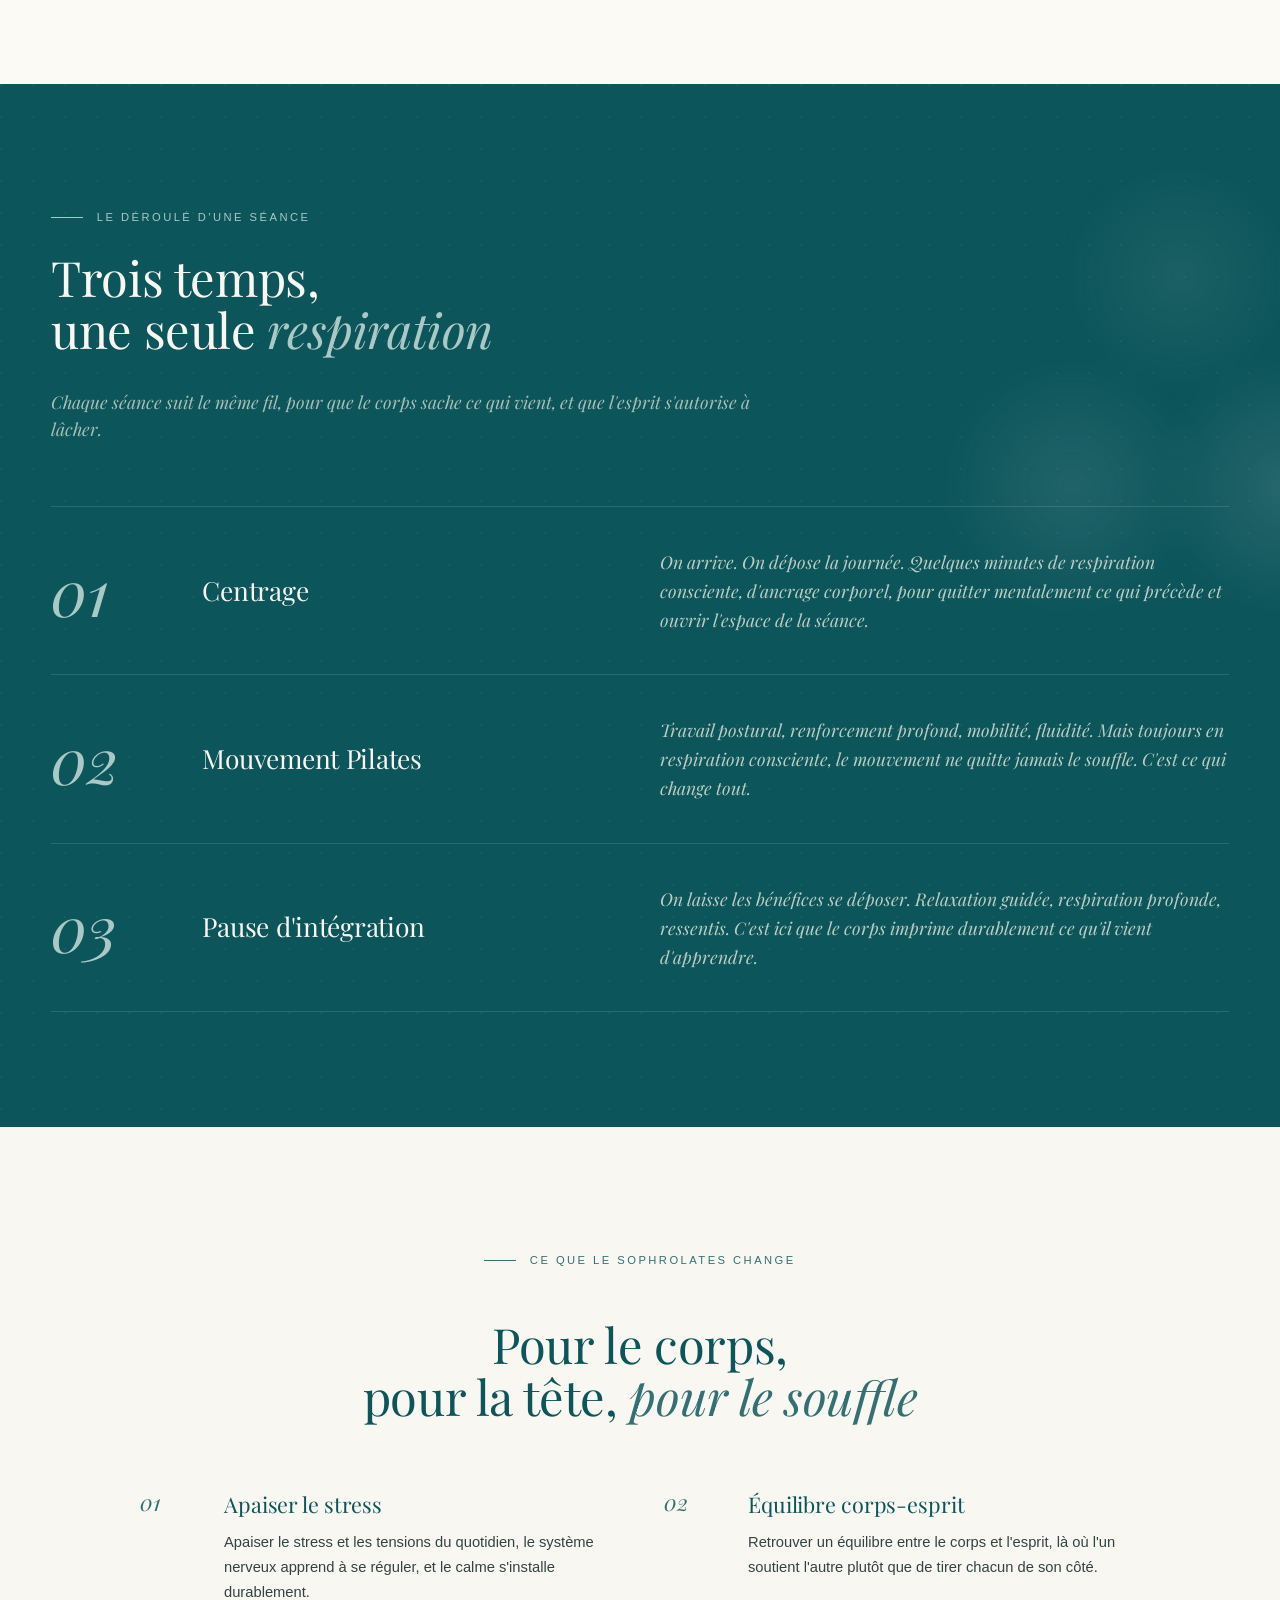
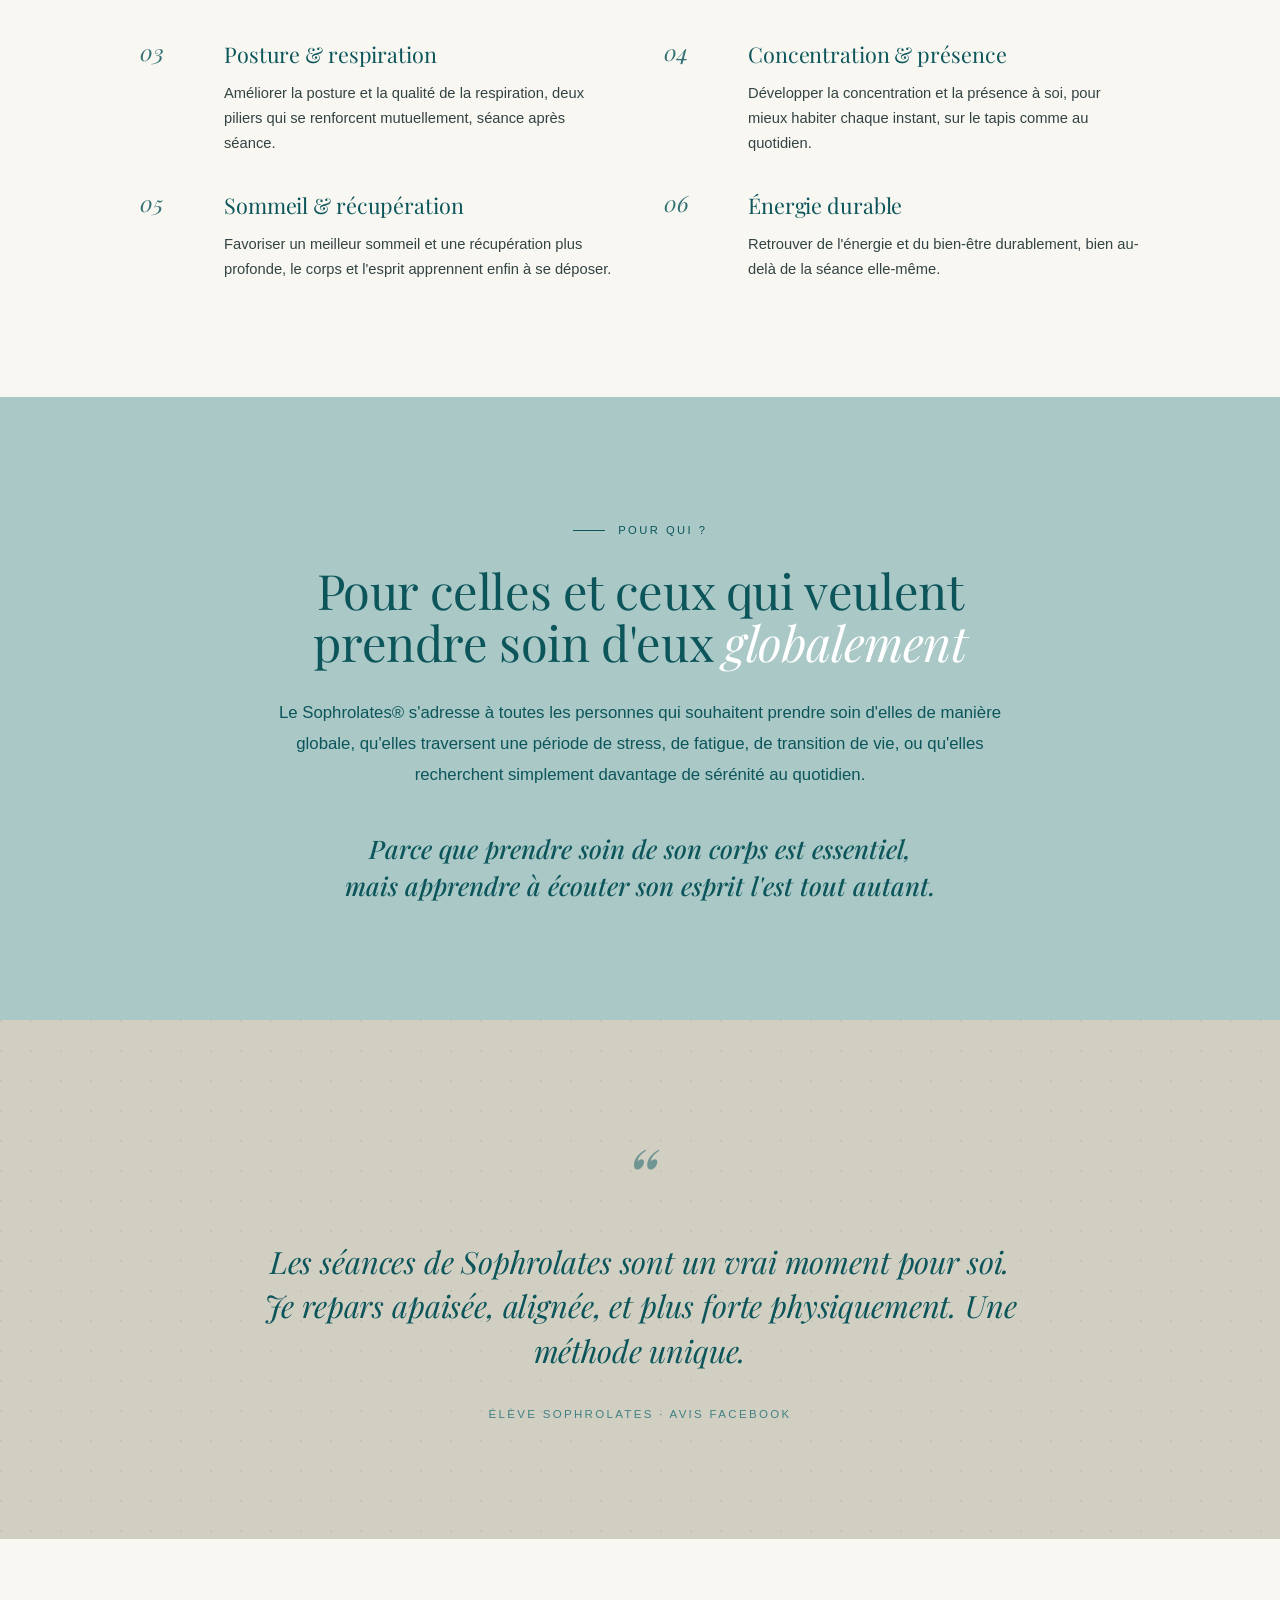
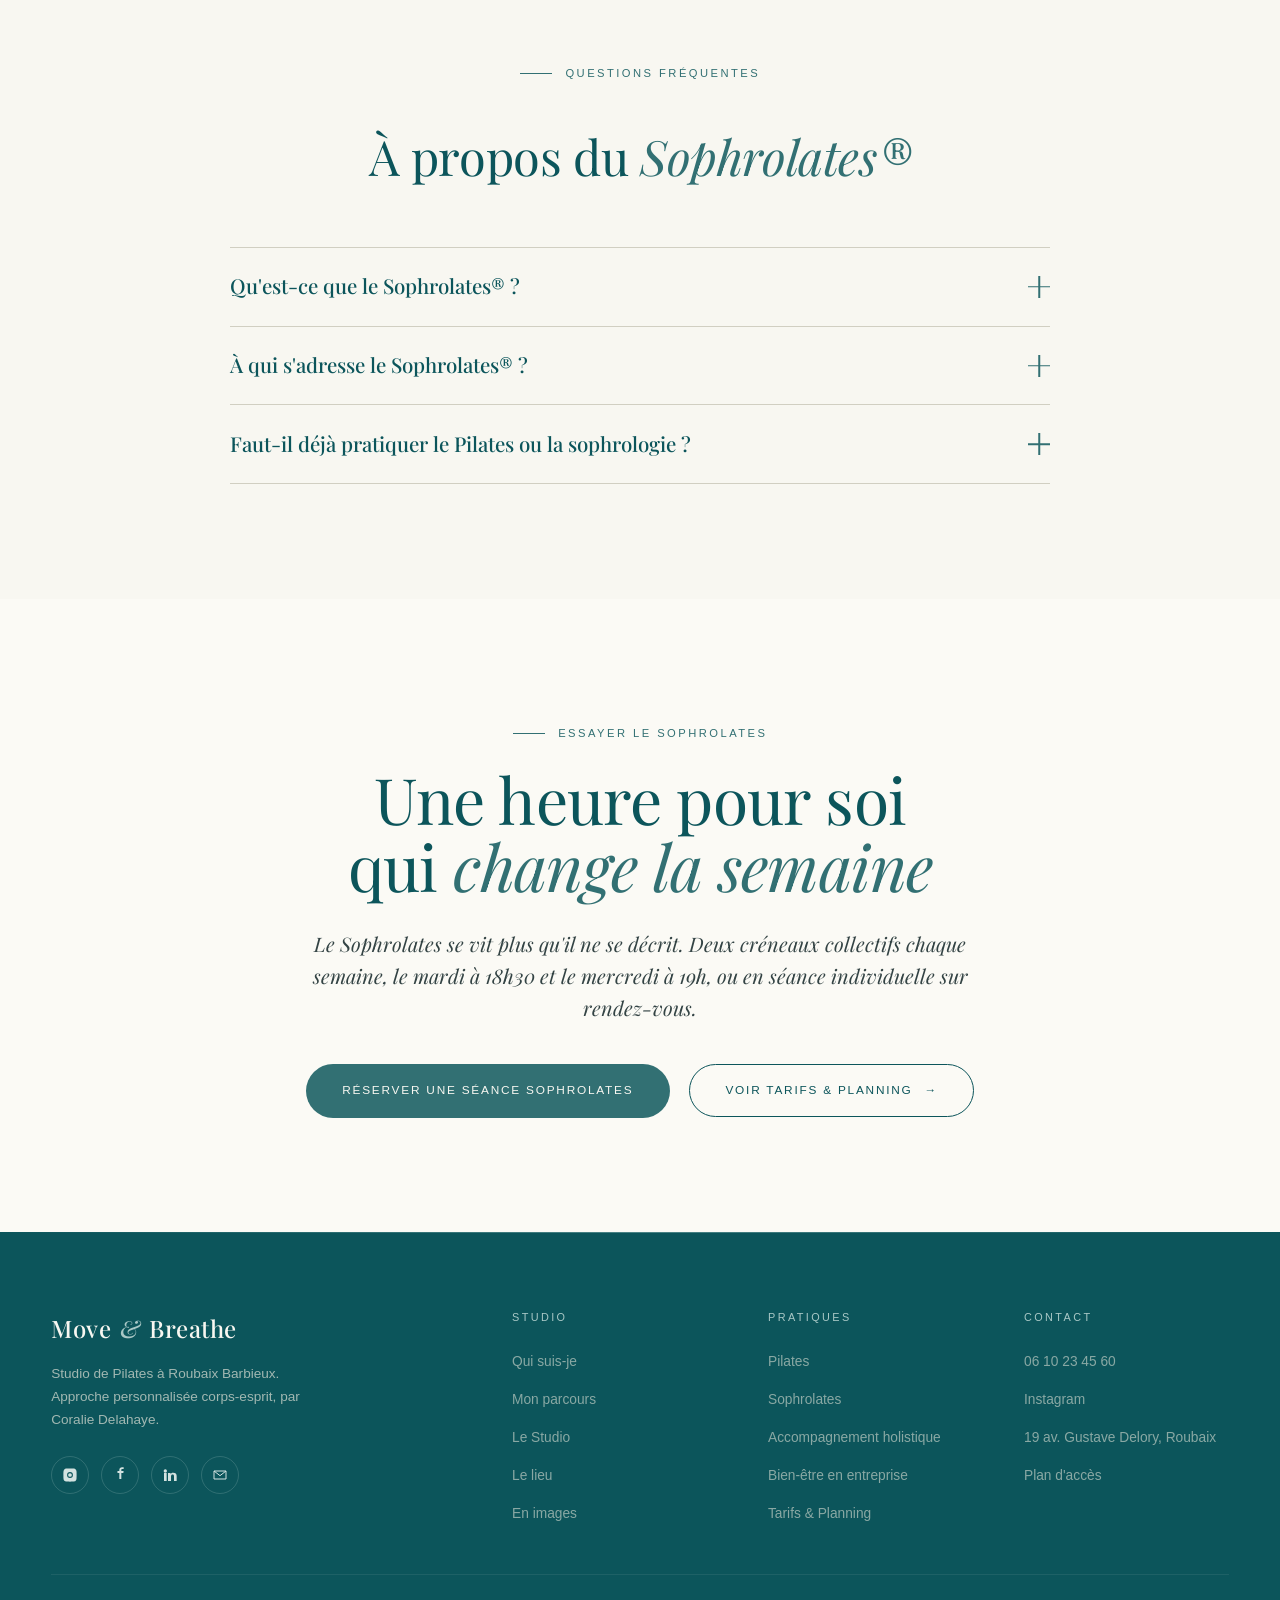
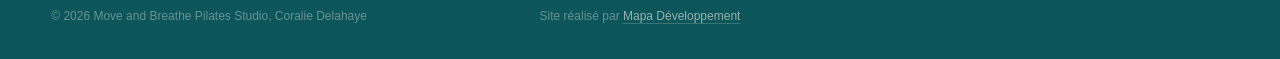
<file: sophrolates.html>
<!DOCTYPE html>
<html lang="fr">
<head>
<meta charset="UTF-8">
<meta name="viewport" content="width=device-width, initial-scale=1.0">
<title>Sophrolates, La prestation signature · Move and Breathe Pilates Studio</title>
<meta name="description" content="Sophrolates, l'alliance du Pilates et de la sophrologie. Travail du corps et du mental, respiration, gestion du stress, récupération. La méthode signature de Coralie Delahaye au studio Move and Breathe à Roubaix.">
<meta name="keywords" content="sophrolates, pilates sophrologie, méthode signature Coralie Delahaye, gestion stress mouvement, respiration pilates">
<link rel="canonical" href="https://moveandbreathelille.fr/sophrolates.html">

<meta property="og:type" content="website">
<meta property="og:title" content="Sophrolates, Move and Breathe Pilates Studio">
<meta property="og:description" content="La prestation signature : l'alliance du Pilates et de la sophrologie, pour le corps et le mental.">
<meta property="og:url" content="https://moveandbreathelille.fr/sophrolates.html">

<link rel="preconnect" href="https://fonts.googleapis.com">
<link rel="preconnect" href="https://fonts.gstatic.com" crossorigin>
<link href="https://fonts.googleapis.com/css2?family=Playfair+Display:ital,wght@0,400;0,500;0,600;0,700;1,400;1,500;1,600&display=swap" rel="stylesheet">
<link rel="stylesheet" href="styles.css">

<style>
  /* Sophrolates header style override */
  .page-header.sophrolates-header {
    background: var(--teal-deep);
    color: var(--cream);
  }
  .page-header.sophrolates-header::before {
    background-image: radial-gradient(circle at 1px 1px, rgba(220, 227, 214, 0.06) 1px, transparent 0);
  }
  .page-header.sophrolates-header::after {
    background:
      radial-gradient(circle at 50% 30%, var(--sage-deep) 0%, transparent 26%),
      radial-gradient(circle at 32% 65%, var(--sage) 0%, transparent 26%),
      radial-gradient(circle at 68% 65%, var(--sage-pale) 0%, transparent 26%);
    opacity: 0.22;
  }
  .page-header.sophrolates-header .breadcrumb,
  .page-header.sophrolates-header .breadcrumb a { color: var(--sage); }
  .page-header.sophrolates-header .breadcrumb-sep { color: rgba(220, 227, 214, 0.4); }
  .page-header.sophrolates-header .eyebrow { color: var(--sage); }
  .page-header.sophrolates-header .eyebrow::before { background: var(--sage); }
  .page-header.sophrolates-header .h-mega { color: var(--cream); }
  .page-header.sophrolates-header .h-mega em { color: var(--sage); }
  .page-header.sophrolates-header .lede { color: rgba(220, 227, 214, 0.85); }

  /* ==== POETIC INTRO ==== */
  .poetic {
    background: var(--cream);
    padding: clamp(5rem, 10vw, 9rem) 0;
    text-align: center;
    position: relative;
  }

  /* Image banner */
  .sophro-banner {
    position: relative;
    width: 100%;
    height: clamp(300px, 50vw, 560px);
    overflow: hidden;
  }
  .sophro-banner img {
    width: 100%;
    height: 100%;
    object-fit: cover;
    object-position: center 35%;
  }
  .sophro-banner-overlay {
    position: absolute;
    inset: 0;
    background: linear-gradient(90deg, rgba(12, 85, 91, 0.55), rgba(12, 85, 91, 0.1));
    display: flex;
    align-items: center;
    padding: 0 clamp(2rem, 8vw, 8rem);
  }
  .sophro-banner-overlay p {
    font-family: var(--serif);
    font-style: italic;
    font-weight: 500;
    font-size: clamp(1.5rem, 3.5vw, 2.8rem);
    line-height: 1.25;
    color: var(--cream);
    max-width: 16em;
    text-shadow: 0 2px 20px rgba(7, 41, 43, 0.4);
  }

  /* Pour qui */
  .pour-qui {
    background: var(--sage);
    text-align: center;
  }
  .pour-qui-inner { max-width: 760px; margin: 0 auto; }
  .pour-qui .eyebrow { color: var(--teal-deep); }
  .pour-qui .eyebrow::before { background: var(--teal-deep); }
  .pour-qui h2 { color: var(--teal-deep); }
  .pour-qui h2 em { color: var(--white); }
  .pour-qui-text {
    font-size: 1.05rem;
    line-height: 1.85;
    color: var(--teal-deep);
    margin: 1.75rem 0 2.5rem;
  }
  .pour-qui-quote {
    font-family: var(--serif);
    font-style: italic;
    font-weight: 500;
    font-size: clamp(1.25rem, 2vw, 1.6rem);
    line-height: 1.45;
    color: var(--teal-deep);
  }
  .poetic-inner {
    max-width: 760px;
    margin: 0 auto;
  }
  .poetic-line {
    font-family: var(--serif);
    font-weight: 400;
    color: var(--teal-deep);
    line-height: 1.2;
    letter-spacing: -0.008em;
  }
  .poetic-line.l1 {
    font-size: clamp(2rem, 4vw, 3rem);
    margin-bottom: 1.5rem;
  }
  .poetic-line.l2 {
    font-style: italic;
    font-size: clamp(1.8rem, 3.5vw, 2.6rem);
    color: var(--teal);
  }
  .poetic-divider {
    display: inline-block;
    width: 60px; height: 1px;
    background: var(--sage-deep);
    margin: 2.5rem 0 2rem;
  }
  .poetic-text {
    font-family: var(--serif);
    font-style: italic;
    font-size: clamp(1.15rem, 1.4vw, 1.35rem);
    line-height: 1.65;
    color: var(--ink-soft);
  }

  /* ==== ALLIANCE, the two domains coming together ==== */
  .alliance {
    background: var(--cream-soft);
    padding: clamp(5rem, 9vw, 8rem) 0;
  }
  .alliance-grid {
    display: grid;
    grid-template-columns: 1fr 1fr;
    gap: clamp(2rem, 4vw, 3rem);
    max-width: 1100px;
    margin: 4rem auto 0;
  }
  .alliance-card {
    background: var(--cream);
    border: 1px solid var(--beige);
    border-radius: 2px;
    padding: clamp(2rem, 3vw, 2.5rem);
    position: relative;
    overflow: hidden;
  }
  .alliance-card::before {
    content: '';
    position: absolute;
    top: 0; left: 0; right: 0;
    height: 3px;
    background: var(--sage-deep);
  }
  .alliance-card.b::before { background: var(--teal); }
  .alliance-card-pill {
    display: inline-block;
    font-family: var(--sans);
    font-size: 0.66rem;
    letter-spacing: 0.2em;
    text-transform: uppercase;
    color: var(--teal);
    margin-bottom: 1.5rem;
  }
  .alliance-card h3 {
    font-family: var(--serif);
    font-size: 1.85rem;
    font-weight: 400;
    color: var(--teal-deep);
    margin-bottom: 1.25rem;
    line-height: 1.15;
    letter-spacing: -0.01em;
  }
  .alliance-card h3 em { font-style: italic; color: var(--teal); }
  .alliance-card p {
    font-size: 0.93rem;
    line-height: 1.75;
    color: var(--ink-soft);
    margin-bottom: 1rem;
  }
  .alliance-vs {
    text-align: center;
    margin: 3rem auto;
    max-width: 760px;
  }
  .alliance-vs-line {
    font-family: var(--serif);
    font-style: italic;
    font-size: clamp(1.5rem, 2.5vw, 2.2rem);
    color: var(--teal-deep);
    line-height: 1.3;
  }
  .alliance-vs-line em { color: var(--teal); font-weight: 500; }

  /* ==== PHASES ==== */
  .phases-section {
    background: var(--teal-deep);
    color: var(--cream);
    position: relative;
    overflow: hidden;
  }
  .phases-section::before {
    content: '';
    position: absolute;
    inset: 0;
    background-image: radial-gradient(circle at 1px 1px, rgba(220, 227, 214, 0.05) 1px, transparent 0);
    background-size: 32px 32px;
  }
  .phases-circles-bg {
    position: absolute;
    top: -100px; right: -200px;
    width: 600px; height: 600px;
    background:
      radial-gradient(circle at 50% 30%, var(--sage-deep) 0%, transparent 24%),
      radial-gradient(circle at 32% 65%, var(--sage) 0%, transparent 24%),
      radial-gradient(circle at 68% 65%, var(--sage-pale) 0%, transparent 24%);
    opacity: 0.13;
    pointer-events: none;
  }
  .phases-section .container { position: relative; z-index: 1; }
  .phases-section .eyebrow { color: var(--sage); }
  .phases-section .eyebrow::before { background: var(--sage); }
  .phases-section h2 { color: var(--cream); margin: 1.5rem 0 2rem; }
  .phases-section h2 em { color: var(--sage); }
  .phases-section .lede { color: rgba(220, 227, 214, 0.75); }

  .phases-list {
    list-style: none;
    margin-top: 4rem;
    display: flex;
    flex-direction: column;
    gap: 0;
  }
  .phase-row {
    display: grid;
    grid-template-columns: 100px 1fr 1.4fr;
    gap: clamp(2rem, 4vw, 4rem);
    padding: 2.5rem 0;
    border-top: 1px solid rgba(220, 227, 214, 0.15);
    align-items: center;
  }
  .phase-row:last-child { border-bottom: 1px solid rgba(220, 227, 214, 0.15); }
  .phase-row-num {
    font-family: var(--serif);
    font-style: italic;
    font-size: 4rem;
    color: var(--sage);
    line-height: 1;
    font-weight: 400;
  }
  .phase-row-title {
    font-family: var(--serif);
    font-size: 1.65rem;
    font-weight: 400;
    color: var(--cream);
    line-height: 1.2;
    letter-spacing: -0.01em;
  }
  .phase-row-text {
    font-family: var(--serif);
    font-style: italic;
    font-size: 1.1rem;
    line-height: 1.65;
    color: rgba(220, 227, 214, 0.85);
  }

  /* ==== EFFETS / BÉNÉFICES ==== */
  .benefits {
    background: var(--cream);
  }
  .benefits-grid {
    display: grid;
    grid-template-columns: repeat(2, 1fr);
    gap: 2rem 3rem;
    max-width: 1000px;
    margin: 3rem auto 0;
  }
  .benefit {
    display: grid;
    grid-template-columns: 60px 1fr;
    gap: 1.5rem;
    align-items: start;
  }
  .benefit-num {
    font-family: var(--serif);
    font-style: italic;
    font-size: 1.4rem;
    color: var(--teal);
    line-height: 1;
    padding-top: 0.25rem;
  }
  .benefit h4 {
    font-family: var(--serif);
    font-size: 1.35rem;
    font-weight: 400;
    color: var(--teal-deep);
    margin-bottom: 0.5rem;
    letter-spacing: -0.005em;
  }
  .benefit p {
    font-size: 0.92rem;
    line-height: 1.7;
    color: var(--ink-soft);
  }

  /* ==== TESTIMONIAL FOCUS ==== */
  .testimonial-focus {
    background: var(--beige);
    padding: clamp(5rem, 9vw, 8rem) 0;
    position: relative;
    overflow: hidden;
  }
  .testimonial-focus::before {
    content: '';
    position: absolute;
    inset: 0;
    background-image: radial-gradient(circle at 1px 1px, rgba(30, 72, 71, 0.08) 1px, transparent 0);
    background-size: 30px 30px;
  }
  .testimonial-focus .container { position: relative; z-index: 1; }
  .testimonial-focus-inner {
    max-width: 760px;
    margin: 0 auto;
    text-align: center;
  }
  .testimonial-focus-mark {
    font-family: var(--serif);
    font-style: italic;
    font-size: 5rem;
    color: var(--teal);
    line-height: 1;
    opacity: 0.6;
  }
  .testimonial-focus-text {
    font-family: var(--serif);
    font-style: italic;
    font-weight: 400;
    font-size: clamp(1.5rem, 2.4vw, 2rem);
    line-height: 1.45;
    color: var(--teal-deep);
    margin: 1.5rem 0 2rem;
    letter-spacing: -0.005em;
  }
  .testimonial-focus-cite {
    font-size: 0.72rem;
    letter-spacing: 0.2em;
    text-transform: uppercase;
    color: var(--teal-mid);
  }

  /* ==== CTA ==== */
  .sophrolates-cta {
    background: var(--cream-soft);
    text-align: center;
  }
  .sophrolates-cta-inner { max-width: 680px; margin: 0 auto; }
  .sophrolates-cta h2 { margin: 1.5rem 0 1.75rem; }
  .sophrolates-cta-text {
    font-family: var(--serif);
    font-style: italic;
    font-size: 1.25rem;
    line-height: 1.6;
    color: var(--ink-soft);
    margin-bottom: 2.5rem;
  }
  .sophrolates-cta-actions {
    display: flex;
    gap: 1.25rem;
    justify-content: center;
    flex-wrap: wrap;
  }

  @media (max-width: 980px) {
    .alliance-grid { grid-template-columns: 1fr; }
    .phase-row {
      grid-template-columns: 1fr;
      gap: 1rem;
      padding: 2rem 0;
    }
    .phase-row-num { font-size: 3rem; }
    .benefits-grid { grid-template-columns: 1fr; }
  }

  /* ==== INFO BANNER (visio) ==== */
  .info-banner { background: var(--sage); }
  .info-banner .container { padding-top: 1.5rem; padding-bottom: 1.5rem; }
  .info-banner-inner {
    display: flex;
    align-items: center;
    justify-content: center;
    gap: 1rem;
    text-align: center;
    flex-wrap: wrap;
  }
  .info-banner-badge {
    font-size: 0.66rem;
    letter-spacing: 0.18em;
    text-transform: uppercase;
    font-weight: 600;
    color: var(--cream);
    background: var(--teal-deep);
    padding: 0.35rem 0.85rem;
    border-radius: 999px;
    flex-shrink: 0;
  }
  .info-banner-text { font-size: 1rem; line-height: 1.6; color: var(--teal-deep); }
  .info-banner-text strong { font-weight: 600; }
</style>

<script type="application/ld+json">
{
  "@context": "https://schema.org",
  "@type": "Service",
  "serviceType": "Sophrolates",
  "provider": {
    "@type":"HealthAndBeautyBusiness",
    "name":"Move and Breathe Pilates Studio"
  },
  "description": "Sophrolates : méthode signature alliant Pilates et sophrologie. Travail du corps et du mental, respiration, gestion du stress, récupération."
}
</script>
</head>

<body>

<!-- NAV -->
<nav class="nav" aria-label="Navigation principale">
  <div class="nav-inner">
    <a href="index.html" class="logo-mark" aria-label="Move and Breathe Pilates Studio">
        <img src="assets/img/logo-officiel.png" alt="Move and Breathe Pilates Studio" class="logo-img">
      </a>
    <button class="nav-burger" aria-label="Ouvrir le menu" aria-expanded="false">
      <span></span><span></span><span></span>
    </button>
    <ul class="nav-links">
      <li><a href="index.html">Accueil</a></li>
      <li><a href="qui-suis-je.html">Qui suis-je</a></li>
      <li><a href="le-studio.html">Le Studio</a></li>
      <li><a href="pilates.html">Pilates</a></li>
      <li><a href="sophrolates.html">Sophrolates</a></li>
      <li><a href="accompagnement.html">Accompagnement holistique</a></li>
      <li><a href="entreprises.html">Entreprises</a></li>
      <li><a href="tarifs.html">Tarifs &amp; Planning</a></li>
      <li><a href="contact.html" class="nav-cta">Contact</a></li>
    </ul>
  </div>
</nav>

<!-- HEADER (dark) -->
<header class="page-header sophrolates-header">
  <div class="container">
    <div class="page-header-inner reveal">
      <div class="breadcrumb">
        <a href="index.html">Accueil</a>
        <span class="breadcrumb-sep">/</span>
        <span>Sophrolates</span>
      </div>
      <div class="eyebrow">Ma prestation signature</div>
      <h1 class="h-mega mt-2">
        Quand le corps<br>
        et l'esprit<br>
        <em>respirent ensemble.</em>
      </h1>
      <p class="lede mt-3">
        Sophrolates, l'alliance du Pilates et de la sophrologie. Né de la conviction qu'un corps fort ne suffit pas sans un mental apaisé, et qu'un mental apaisé ne tient pas dans un corps tendu.
      </p>
    </div>
  </div>
</header>

<!-- INFO BANNER -->
<section class="info-banner">
  <div class="container">
    <div class="info-banner-inner reveal">
      <span class="info-banner-badge">Nouveau</span>
      <p class="info-banner-text">Dès la rentrée : possibilité de suivre les cours <strong>en direct en visio</strong> et <strong>en replay</strong>.</p>
    </div>
  </div>
</section>

<!-- POETIC INTRO -->
<section class="poetic">
  <div class="container">
    <div class="poetic-inner">
      <p class="poetic-line l1 split-text">Un mental apaisé</p>
      <p class="poetic-line l2 split-text">dans un corps souple et fort.</p>
      <span class="poetic-divider reveal"></span>
      <p class="poetic-text scroll-reveal-text">
        J'ai créé le Sophrolates® en observant une réalité chez de nombreuses personnes que j'accompagne : malgré une activité physique régulière, il est parfois difficile de relâcher véritablement les tensions, de calmer le mental et de retrouver un état de sérénité durable. Le corps est présent, mais l'esprit continue souvent de courir.
      </p>
    </div>
  </div>
</section>

<!-- IMAGE BANNER -->
<section style="padding: 0;">
  <div class="sophro-banner">
    <img src="assets/img/sophrolates-relax.jpg" alt="Séance de Sophrolates au studio Move and Breathe : moment de relâchement et de respiration" loading="lazy">
    <div class="sophro-banner-overlay">
      <p>Un véritable temps de reconnexion à soi.</p>
    </div>
  </div>
</section>

<!-- ALLIANCE -->
<section class="alliance">
  <div class="container">
    <div class="section-head center reveal">
      <div class="eyebrow center">Une alliance, pas une juxtaposition</div>
      <h2 class="h-2 mt-2">Deux disciplines,<br>une seule <em>expérience</em></h2>
      <p class="lede mt-2">C'est de ce constat qu'est née cette approche unique, qui associe les bienfaits du Pilates et de la Sophrologie.</p>
    </div>

    <div class="alliance-grid">
      <div class="alliance-card a reveal reveal-delay-1">
        <div class="alliance-card-pill">Pilates</div>
        <h3>Le corps qui se <em>construit</em></h3>
        <p>Le Pilates permet de renforcer le corps en profondeur, d'améliorer la posture, la mobilité et la conscience corporelle.</p>
        <p>Il agit sur la structure : les muscles profonds, l'alignement, la stabilité, la qualité du mouvement.</p>
      </div>
      <div class="alliance-card b reveal reveal-delay-2">
        <div class="alliance-card-pill">Sophrologie</div>
        <h3>L'esprit qui se <em>libère</em></h3>
        <p>La Sophrologie apporte des outils de respiration, de relaxation et de visualisation favorisant le relâchement, la gestion du stress et un meilleur équilibre émotionnel.</p>
        <p>Elle agit sur le souffle, l'attention, la qualité de présence à soi-même.</p>
      </div>
    </div>

    <div class="alliance-vs reveal">
      <p class="alliance-vs-line">En combinant ces deux disciplines, le Sophrolates®<br>offre un <em>véritable temps de reconnexion à soi</em>.</p>
    </div>
  </div>
</section>

<!-- PHASES -->
<section class="phases-section">
  <div class="phases-circles-bg" aria-hidden="true" data-parallax="0.18"></div>
  <div class="container">
    <div class="reveal" style="max-width: 720px;">
      <div class="eyebrow">Le déroulé d'une séance</div>
      <h2 class="h-2">Trois temps,<br>une seule <em>respiration</em></h2>
      <p class="lede">Chaque séance suit le même fil, pour que le corps sache ce qui vient, et que l'esprit s'autorise à lâcher.</p>
    </div>

    <ol class="phases-list">
      <li class="phase-row reveal reveal-delay-1">
        <span class="phase-row-num">01</span>
        <div>
          <div class="phase-row-title">Centrage</div>
        </div>
        <div class="phase-row-text">
          On arrive. On dépose la journée. Quelques minutes de respiration consciente, d'ancrage corporel, pour quitter mentalement ce qui précède et ouvrir l'espace de la séance.
        </div>
      </li>
      <li class="phase-row reveal reveal-delay-2">
        <span class="phase-row-num">02</span>
        <div>
          <div class="phase-row-title">Mouvement Pilates</div>
        </div>
        <div class="phase-row-text">
          Travail postural, renforcement profond, mobilité, fluidité. Mais toujours en respiration consciente, le mouvement ne quitte jamais le souffle. C'est ce qui change tout.
        </div>
      </li>
      <li class="phase-row reveal reveal-delay-3">
        <span class="phase-row-num">03</span>
        <div>
          <div class="phase-row-title">Pause d'intégration</div>
        </div>
        <div class="phase-row-text">
          On laisse les bénéfices se déposer. Relaxation guidée, respiration profonde, ressentis. C'est ici que le corps imprime durablement ce qu'il vient d'apprendre.
        </div>
      </li>
    </ol>
  </div>
</section>

<!-- BENEFITS -->
<section class="benefits">
  <div class="container">
    <div class="section-head center reveal">
      <div class="eyebrow center">Ce que le Sophrolates change</div>
      <h2 class="h-2 mt-2">Pour le corps,<br>pour la tête, <em>pour le souffle</em></h2>
    </div>

    <div class="benefits-grid">
      <div class="benefit reveal reveal-delay-1">
        <span class="benefit-num">01</span>
        <div>
          <h4>Apaiser le stress</h4>
          <p>Apaiser le stress et les tensions du quotidien, le système nerveux apprend à se réguler, et le calme s'installe durablement.</p>
        </div>
      </div>
      <div class="benefit reveal reveal-delay-2">
        <span class="benefit-num">02</span>
        <div>
          <h4>Équilibre corps-esprit</h4>
          <p>Retrouver un équilibre entre le corps et l'esprit, là où l'un soutient l'autre plutôt que de tirer chacun de son côté.</p>
        </div>
      </div>
      <div class="benefit reveal reveal-delay-1">
        <span class="benefit-num">03</span>
        <div>
          <h4>Posture &amp; respiration</h4>
          <p>Améliorer la posture et la qualité de la respiration, deux piliers qui se renforcent mutuellement, séance après séance.</p>
        </div>
      </div>
      <div class="benefit reveal reveal-delay-2">
        <span class="benefit-num">04</span>
        <div>
          <h4>Concentration &amp; présence</h4>
          <p>Développer la concentration et la présence à soi, pour mieux habiter chaque instant, sur le tapis comme au quotidien.</p>
        </div>
      </div>
      <div class="benefit reveal reveal-delay-1">
        <span class="benefit-num">05</span>
        <div>
          <h4>Sommeil &amp; récupération</h4>
          <p>Favoriser un meilleur sommeil et une récupération plus profonde, le corps et l'esprit apprennent enfin à se déposer.</p>
        </div>
      </div>
      <div class="benefit reveal reveal-delay-2">
        <span class="benefit-num">06</span>
        <div>
          <h4>Énergie durable</h4>
          <p>Retrouver de l'énergie et du bien-être durablement, bien au-delà de la séance elle-même.</p>
        </div>
      </div>
    </div>
  </div>
</section>

<!-- POUR QUI -->
<section class="pour-qui">
  <div class="container">
    <div class="pour-qui-inner reveal">
      <div class="eyebrow center">Pour qui ?</div>
      <h2 class="h-2 mt-2">Pour celles et ceux qui veulent<br>prendre soin d'eux <em>globalement</em></h2>
      <p class="pour-qui-text">
        Le Sophrolates® s'adresse à toutes les personnes qui souhaitent prendre soin d'elles de manière globale, qu'elles traversent une période de stress, de fatigue, de transition de vie, ou qu'elles recherchent simplement davantage de sérénité au quotidien.
      </p>
      <p class="pour-qui-quote">
        Parce que prendre soin de son corps est essentiel,<br>mais apprendre à écouter son esprit l'est tout autant.
      </p>
    </div>
  </div>
</section>

<!-- TESTIMONIAL FOCUS -->
<section class="testimonial-focus">
  <div class="container">
    <div class="testimonial-focus-inner reveal">
      <span class="testimonial-focus-mark" aria-hidden="true">“</span>
      <p class="testimonial-focus-text">Les séances de Sophrolates sont un vrai moment pour soi. Je repars apaisée, alignée, et plus forte physiquement. Une méthode unique.</p>
      <p class="testimonial-focus-cite">Élève Sophrolates · Avis Facebook</p>
    </div>
  </div>
</section>

<!-- FAQ -->
<section class="faq-section">
  <div class="container">
    <div class="section-head center reveal">
      <div class="eyebrow center">Questions fréquentes</div>
      <h2 class="h-2 mt-2">À propos du <em>Sophrolates®</em></h2>
    </div>
    <div class="faq-list reveal">
      <div class="faq-item">
        <button class="faq-q">Qu'est-ce que le Sophrolates® ?<span class="faq-q-icon" aria-hidden="true"></span></button>
        <div class="faq-a"><div class="faq-a-inner">Le Sophrolates® associe les bienfaits du Pilates et de la sophrologie pour renforcer le corps tout en apaisant l'esprit.</div></div>
      </div>
      <div class="faq-item">
        <button class="faq-q">À qui s'adresse le Sophrolates® ?<span class="faq-q-icon" aria-hidden="true"></span></button>
        <div class="faq-a"><div class="faq-a-inner">Aux personnes souhaitant réduire leur stress, améliorer leur respiration et retrouver un meilleur équilibre global, quelles que soient leur condition physique et leur expérience.</div></div>
      </div>
      <div class="faq-item">
        <button class="faq-q">Faut-il déjà pratiquer le Pilates ou la sophrologie ?<span class="faq-q-icon" aria-hidden="true"></span></button>
        <div class="faq-a"><div class="faq-a-inner">Non, aucune expérience préalable n'est nécessaire. La méthode est pensée pour être accessible et s'adapte à chacun, débutant comme pratiquant confirmé.</div></div>
      </div>
    </div>
  </div>
</section>

<!-- CTA -->
<section class="sophrolates-cta">
  <div class="container">
    <div class="sophrolates-cta-inner reveal">
      <div class="eyebrow center">Essayer le Sophrolates</div>
      <h2 class="h-1">Une heure pour soi<br>qui <em>change la semaine</em></h2>
      <p class="sophrolates-cta-text">
        Le Sophrolates se vit plus qu'il ne se décrit. Deux créneaux collectifs chaque semaine, le mardi à 18h30 et le mercredi à 19h, ou en séance individuelle sur rendez-vous.
      </p>
      <div class="sophrolates-cta-actions">
        <a href="contact.html" class="btn btn-primary btn-magnetic">Réserver une séance Sophrolates</a>
        <a href="tarifs.html" class="btn btn-outline">
          Voir tarifs &amp; planning
          <span class="arrow">→</span>
        </a>
      </div>
    </div>
  </div>
</section>

<!-- FOOTER -->
<footer>
  <div class="container">
    <div class="footer-grid">
      <div>
        <div class="footer-brand">Move <span>&amp;</span> Breathe</div>
        <p class="footer-tagline">Studio de Pilates à Roubaix Barbieux. Approche personnalisée corps-esprit, par Coralie Delahaye.</p>
        <div class="footer-social">
          <a href="https://www.instagram.com/moveandbreathelille" target="_blank" rel="noopener" aria-label="Instagram">
            <svg viewBox="0 0 24 24" fill="currentColor"><path d="M12 2.2c3.2 0 3.6 0 4.8.1 1.2.1 1.8.2 2.2.4.6.2 1 .5 1.5.9.5.5.7.9.9 1.5.2.4.4 1 .4 2.2.1 1.3.1 1.6.1 4.8s0 3.6-.1 4.8c-.1 1.2-.2 1.8-.4 2.2-.2.6-.5 1-.9 1.5-.5.5-.9.7-1.5.9-.4.2-1 .4-2.2.4-1.3.1-1.6.1-4.8.1s-3.6 0-4.8-.1c-1.2-.1-1.8-.2-2.2-.4-.6-.2-1-.5-1.5-.9-.5-.5-.7-.9-.9-1.5-.2-.4-.4-1-.4-2.2-.1-1.3-.1-1.6-.1-4.8s0-3.6.1-4.8c.1-1.2.2-1.8.4-2.2.2-.6.5-1 .9-1.5.5-.5.9-.7 1.5-.9.4-.2 1-.4 2.2-.4 1.3-.1 1.6-.1 4.8-.1zm0 5.4a4.4 4.4 0 100 8.8 4.4 4.4 0 000-8.8zm0 7.2a2.8 2.8 0 110-5.6 2.8 2.8 0 010 5.6zm5.6-7.4a1 1 0 11-2.1 0 1 1 0 012.1 0z"/></svg>
          </a>
          <a href="#" target="_blank" rel="noopener" aria-label="Facebook">
            <svg viewBox="0 0 24 24" fill="currentColor"><path d="M14 9h3l.4-3H14V4.6c0-.9.3-1.5 1.6-1.5H17.5V.4C17.1.3 16.1.2 15 .2 12.6.2 11 1.7 11 4.3V6H8.2v3H11v9h3V9z"/></svg>
          </a>
          <a href="#" target="_blank" rel="noopener" aria-label="LinkedIn">
            <svg viewBox="0 0 24 24" fill="currentColor"><path d="M4.98 3.5a2.5 2.5 0 11-.02 5 2.5 2.5 0 01.02-5zM3 9h4v12H3V9zm6 0h3.8v1.7h.05c.53-1 1.83-2.05 3.77-2.05C20.6 8.65 22 10.5 22 14v7h-4v-6.2c0-1.5-.03-3.4-2.07-3.4-2.08 0-2.4 1.6-2.4 3.3V21H9V9z"/></svg>
          </a>
          <a href="mailto:moveandbreathelille@gmail.com" aria-label="Email">
            <svg viewBox="0 0 24 24" fill="none" stroke="currentColor" stroke-width="1.5"><path d="M3 6h18v12H3z"/><path d="M3 6l9 7 9-7"/></svg>
          </a>
        </div>
      </div>
      <div>
        <div class="footer-col-title">Studio</div>
        <ul class="footer-links">
          <li><a href="qui-suis-je.html">Qui suis-je</a></li>
          <li><a href="qui-suis-je.html#parcours">Mon parcours</a></li>
          <li><a href="le-studio.html">Le Studio</a></li>
          <li><a href="le-studio.html#lieu">Le lieu</a></li>
          <li><a href="le-studio.html#galerie">En images</a></li>
        </ul>
      </div>
      <div>
        <div class="footer-col-title">Pratiques</div>
        <ul class="footer-links">
          <li><a href="pilates.html">Pilates</a></li>
          <li><a href="sophrolates.html">Sophrolates</a></li>
          <li><a href="accompagnement.html">Accompagnement holistique</a></li>
          <li><a href="entreprises.html">Bien-être en entreprise</a></li>
          <li><a href="tarifs.html">Tarifs &amp; Planning</a></li>
        </ul>
      </div>
      <div>
        <div class="footer-col-title">Contact</div>
        <ul class="footer-links">
          <li><a href="tel:0610234560">06 10 23 45 60</a></li>
          <li><a href="https://www.instagram.com/moveandbreathelille" target="_blank" rel="noopener">Instagram</a></li>
          <li><a href="contact.html">19 av. Gustave Delory, Roubaix</a></li>
          <li><a href="contact.html#access">Plan d'accès</a></li>
        </ul>
      </div>
    </div>
    <div class="footer-bottom">
      <span>© <span data-year>2026</span> Move and Breathe Pilates Studio, Coralie Delahaye</span>
      <span class="footer-credit">Site réalisé par <a href="https://mapa-developpement.fr" target="_blank" rel="noopener">Mapa Développement</a></span>
    </div>
  </div>
</footer>

<script src="script.js"></script>
</body>
</html>
</file>
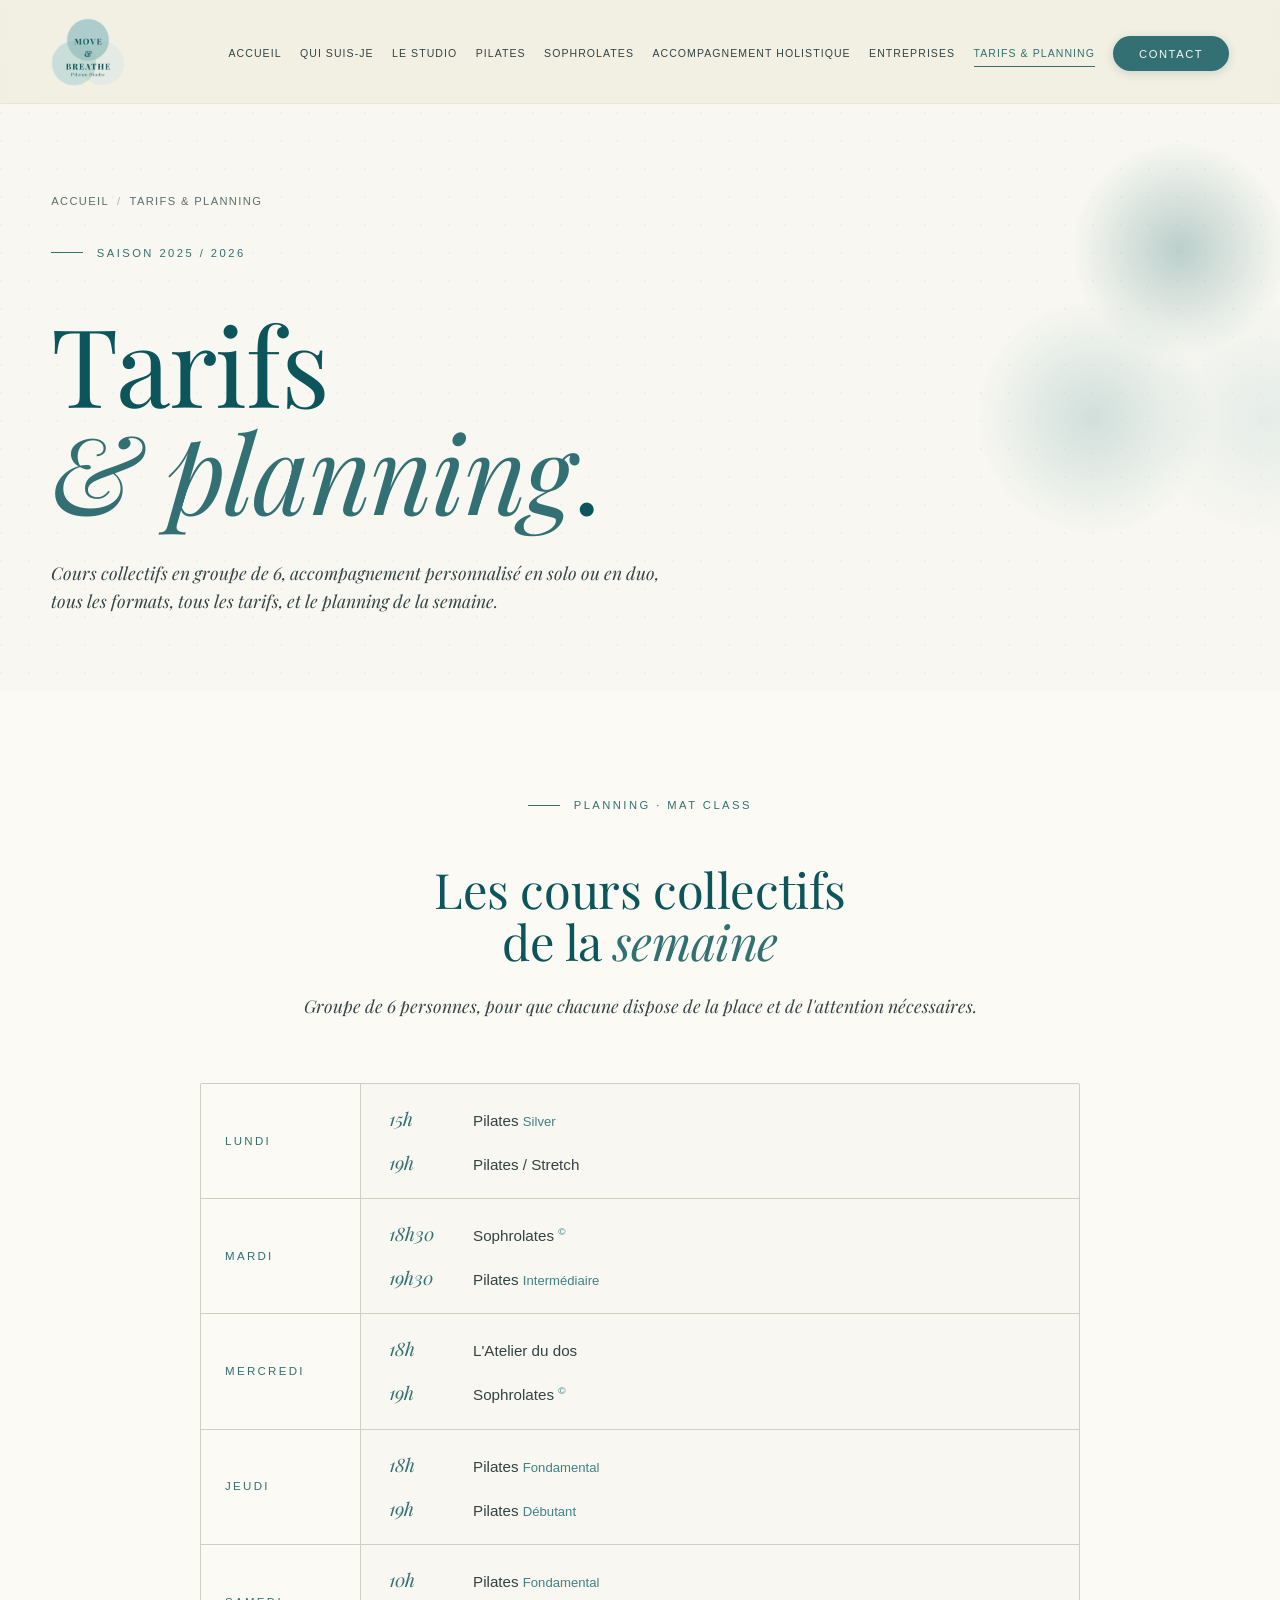
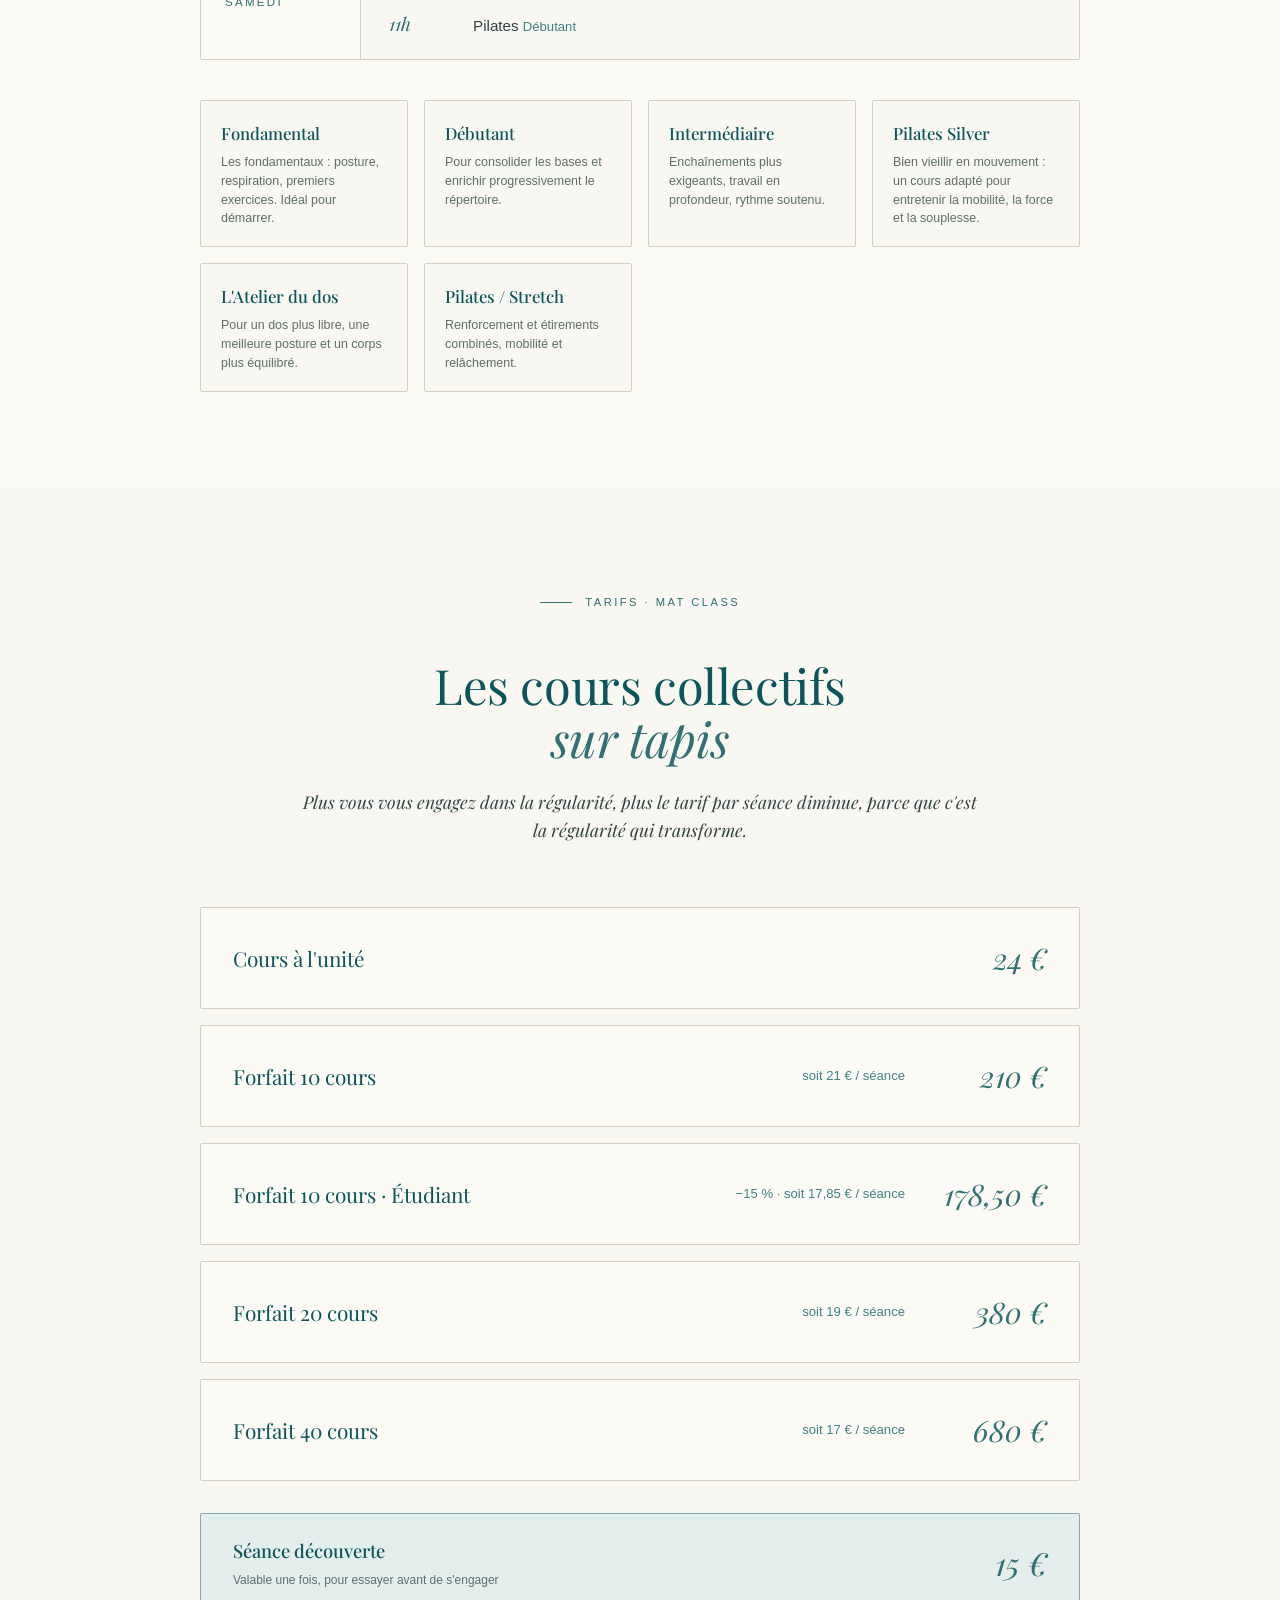
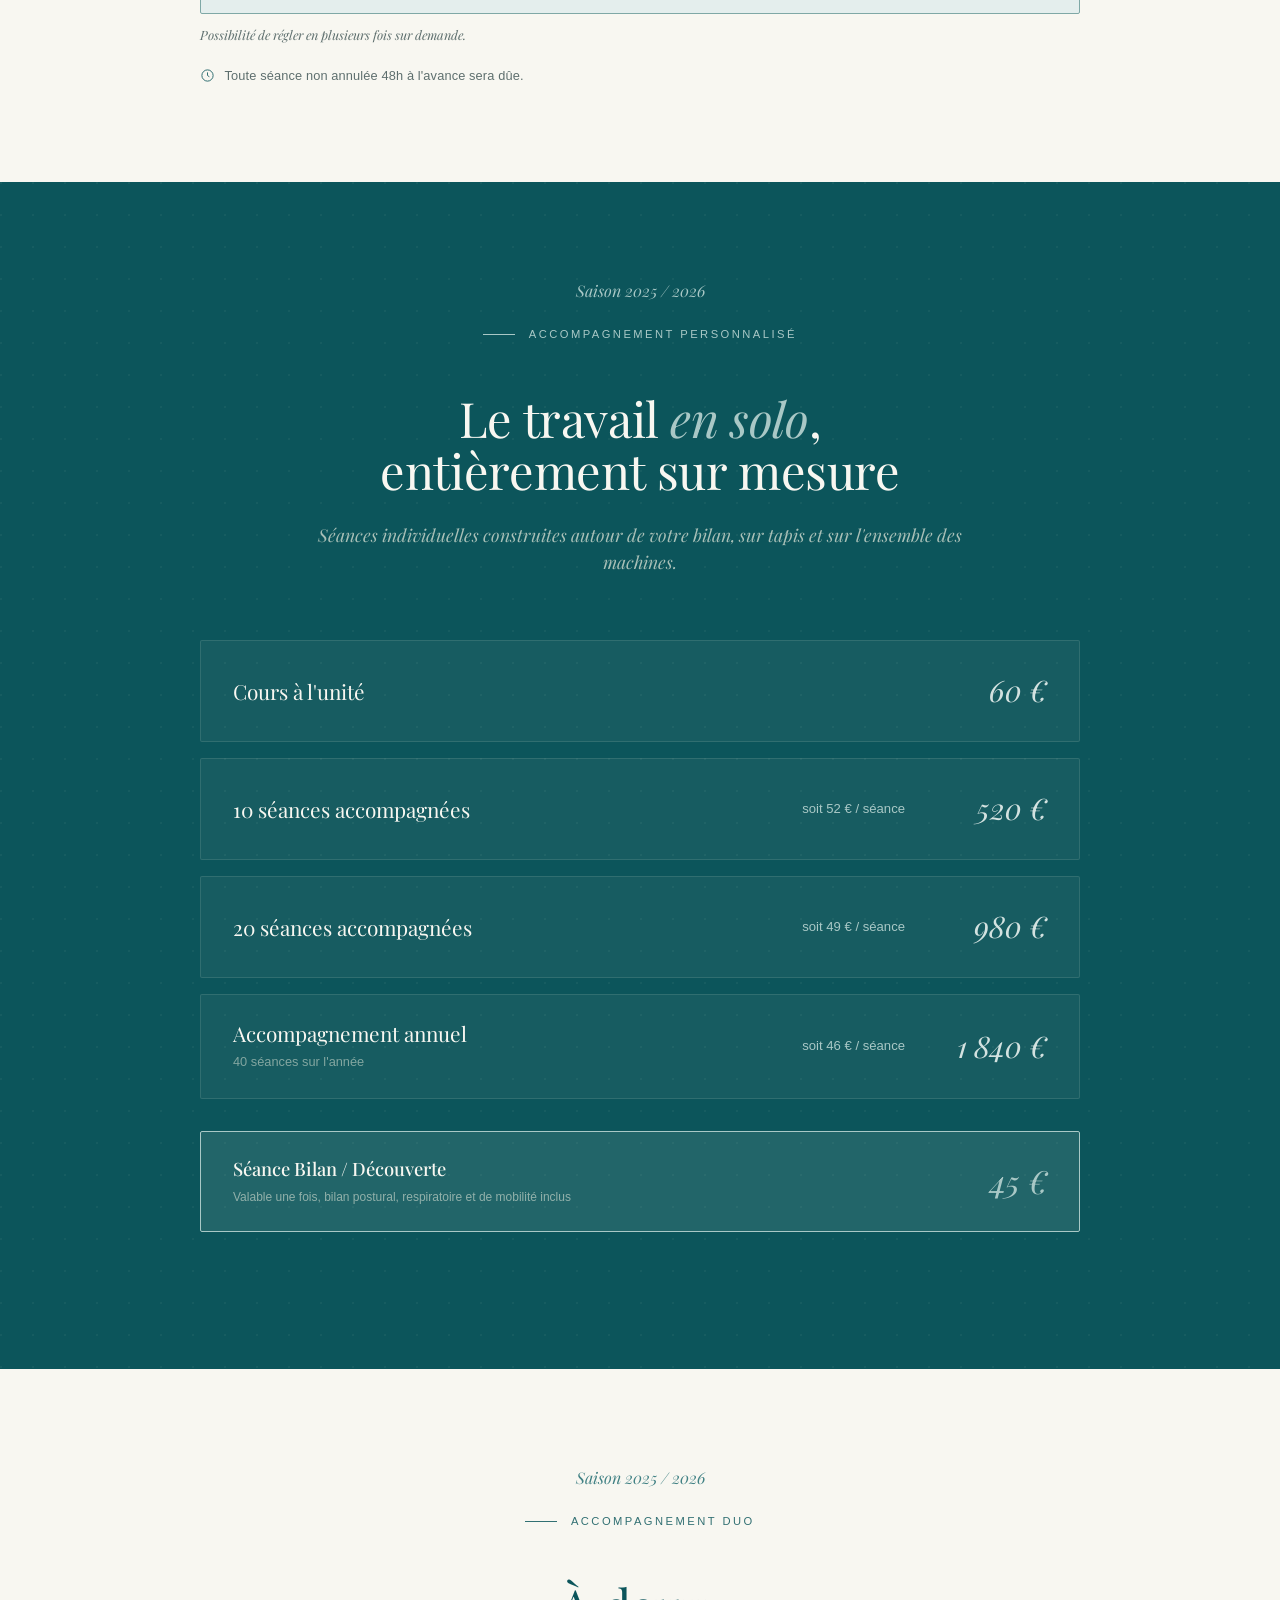
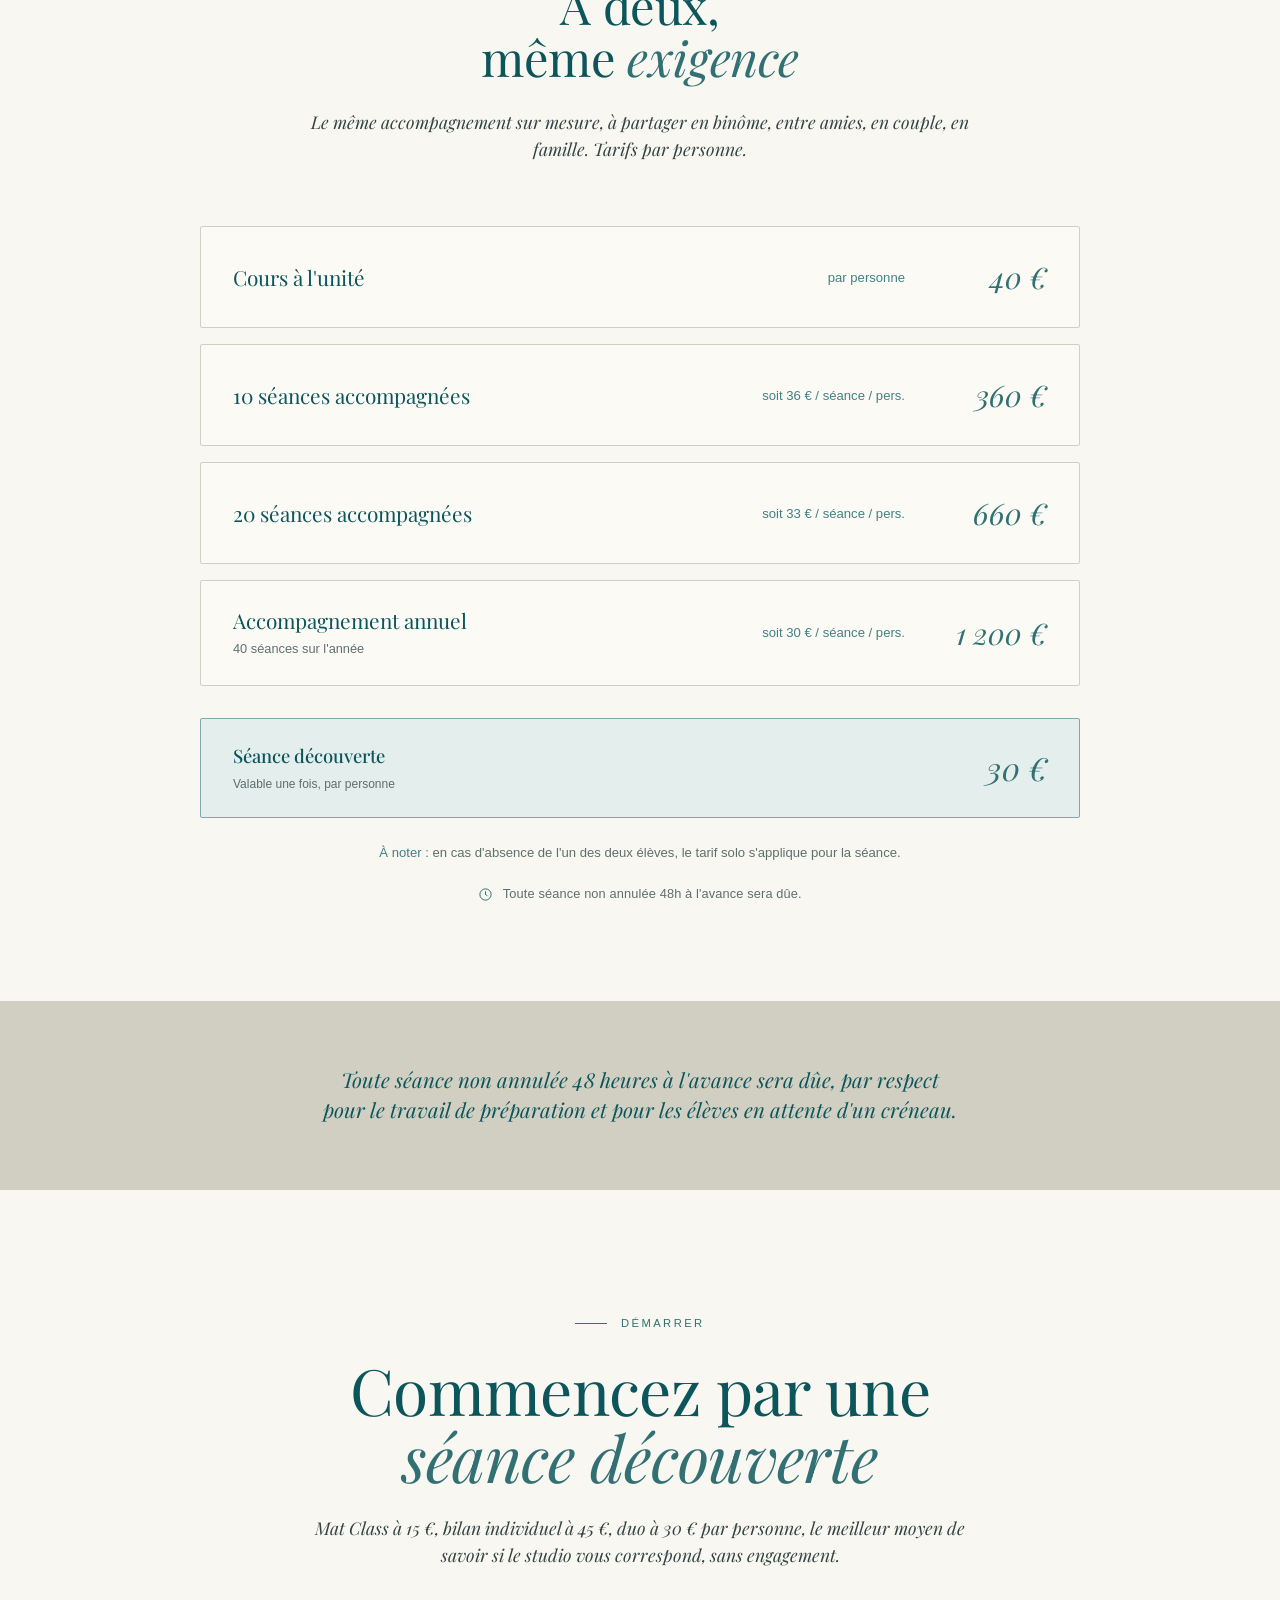
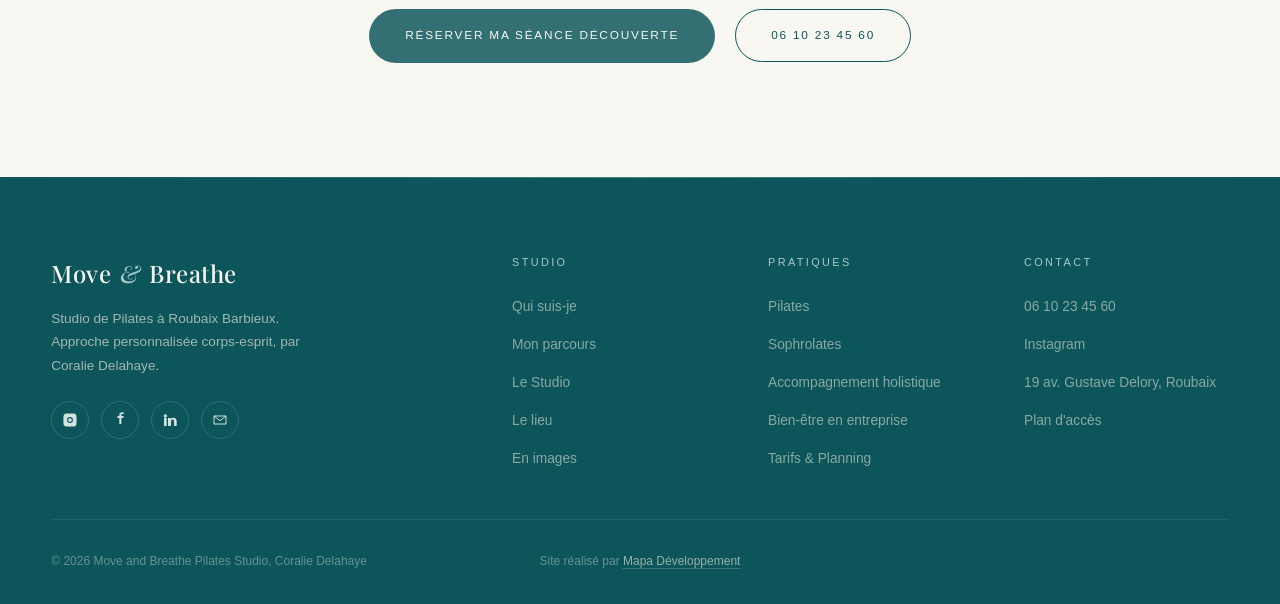
<file: tarifs.html>
<!DOCTYPE html>
<html lang="fr">
<head>
<meta charset="UTF-8">
<meta name="viewport" content="width=device-width, initial-scale=1.0">
<title>Tarifs &amp; Planning 2025/2026, Move and Breathe Pilates Studio · Roubaix</title>
<meta name="description" content="Tarifs et planning du studio Move and Breathe à Roubaix Barbieux. Mat Class dès 17€/séance, accompagnement personnalisé solo et duo, séance découverte à 15€. Cours Pilates débutant à intermédiaire, Sophrolates.">
<meta name="keywords" content="tarif pilates Roubaix, planning pilates, prix sophrolates, cours pilates débutant Lille, séance découverte pilates">
<link rel="canonical" href="https://moveandbreathelille.fr/tarifs.html">

<meta property="og:type" content="website">
<meta property="og:title" content="Tarifs &amp; Planning, Move and Breathe">
<meta property="og:description" content="Planning des cours et tarifs 2025/2026 du studio Move and Breathe à Roubaix Barbieux.">
<meta property="og:url" content="https://moveandbreathelille.fr/tarifs.html">

<link rel="preconnect" href="https://fonts.googleapis.com">
<link rel="preconnect" href="https://fonts.gstatic.com" crossorigin>
<link href="https://fonts.googleapis.com/css2?family=Playfair+Display:ital,wght@0,400;0,500;0,600;0,700;1,400;1,500;1,600&display=swap" rel="stylesheet">
<link rel="stylesheet" href="styles.css">

<style>
  /* ==== PLANNING ==== */
  .planning-section {
    background: var(--cream-soft);
    padding: clamp(4rem, 8vw, 6rem) 0;
  }
  .planning-table {
    max-width: 880px;
    margin: 0 auto;
    background: var(--cream);
    border: 1px solid var(--beige);
    border-radius: 2px;
    overflow: hidden;
  }
  .planning-row {
    display: grid;
    grid-template-columns: 160px 1fr;
    border-bottom: 1px solid var(--beige);
  }
  .planning-row:last-child { border-bottom: none; }
  .planning-day {
    background: var(--cream-soft);
    padding: 1.75rem 1.5rem;
    font-size: 0.72rem;
    letter-spacing: 0.2em;
    text-transform: uppercase;
    color: var(--teal);
    font-weight: 500;
    display: flex;
    align-items: center;
    border-right: 1px solid var(--beige);
  }
  .planning-slots {
    padding: 1.25rem 1.75rem;
    display: flex;
    flex-direction: column;
    gap: 0.85rem;
    justify-content: center;
  }
  .planning-slot {
    display: flex;
    align-items: baseline;
    gap: 1.25rem;
  }
  .planning-time {
    font-family: var(--serif);
    font-style: italic;
    font-size: 1.15rem;
    color: var(--teal);
    min-width: 64px;
    font-weight: 400;
  }
  .planning-course {
    font-size: 0.95rem;
    color: var(--ink-soft);
    font-weight: 300;
  }
  .planning-course .level {
    color: var(--teal-mid);
    font-size: 0.82rem;
  }
  .planning-course sup {
    font-size: 0.65em;
    color: var(--teal-mid);
  }
  .planning-footnote {
    max-width: 880px;
    margin: 1.5rem auto 0;
    display: flex;
    justify-content: space-between;
    gap: 1.5rem;
    flex-wrap: wrap;
    font-size: 0.82rem;
    color: var(--ink-mute);
  }
  .planning-footnote .group-size {
    font-family: var(--serif);
    font-style: italic;
    font-size: 0.95rem;
    color: var(--teal);
  }

  /* Levels legend */
  .levels-legend {
    max-width: 880px;
    margin: 2.5rem auto 0;
    display: grid;
    grid-template-columns: repeat(4, 1fr);
    gap: 1rem;
  }
  .level-card {
    background: var(--cream);
    border: 1px solid var(--beige);
    border-radius: 2px;
    padding: 1.15rem 1.25rem;
  }
  .level-card h4 {
    font-family: var(--serif);
    font-size: 1.05rem;
    font-weight: 500;
    color: var(--teal-deep);
    margin-bottom: 0.35rem;
  }
  .level-card p {
    font-size: 0.78rem;
    line-height: 1.5;
    color: var(--ink-mute);
  }

  /* ==== PRICING SECTIONS ==== */
  .pricing-section {
    padding: clamp(4rem, 8vw, 6rem) 0;
  }
  .pricing-section.cream { background: var(--cream); }
  .pricing-section.dark {
    background: var(--teal-deep);
    color: var(--cream);
    position: relative;
    overflow: hidden;
  }
  .pricing-section.dark::before {
    content: '';
    position: absolute;
    inset: 0;
    background-image: radial-gradient(circle at 1px 1px, rgba(220, 227, 214, 0.05) 1px, transparent 0);
    background-size: 32px 32px;
  }
  .pricing-section.dark .container { position: relative; z-index: 1; }
  .pricing-section.dark .eyebrow { color: var(--sage); }
  .pricing-section.dark .eyebrow::before { background: var(--sage); }
  .pricing-section.dark .h-2 { color: var(--cream); }
  .pricing-section.dark .h-2 em { color: var(--sage); }
  .pricing-section.dark .lede { color: rgba(220, 227, 214, 0.75); }
  .pricing-section.beige { background: var(--beige); }

  .pricing-saison {
    font-family: var(--serif);
    font-style: italic;
    font-size: 1rem;
    color: var(--teal-mid);
    margin-bottom: 0.75rem;
  }
  .pricing-section.dark .pricing-saison { color: var(--sage); }

  /* Price rows */
  .price-rows {
    max-width: 880px;
    margin: 3rem auto 0;
    display: flex;
    flex-direction: column;
    gap: 1rem;
  }
  .price-row {
    background: var(--cream-soft);
    border: 1px solid var(--beige);
    border-radius: 2px;
    padding: 1.6rem 2rem;
    display: grid;
    grid-template-columns: 1fr auto auto;
    gap: 2rem;
    align-items: center;
    transition: all 0.3s var(--ease);
  }
  .price-row:hover {
    border-color: var(--sage-deep);
    transform: translateX(4px);
  }
  .pricing-section.dark .price-row {
    background: rgba(220, 227, 214, 0.05);
    border-color: rgba(220, 227, 214, 0.12);
  }
  .pricing-section.dark .price-row:hover {
    border-color: var(--sage);
    background: rgba(220, 227, 214, 0.08);
  }
  .price-row-name {
    font-family: var(--serif);
    font-size: 1.3rem;
    font-weight: 400;
    color: var(--teal-deep);
    line-height: 1.25;
  }
  .pricing-section.dark .price-row-name { color: var(--cream); }
  .price-row-detail {
    font-family: var(--sans);
    font-size: 0.8rem;
    color: var(--ink-mute);
    margin-top: 0.3rem;
    font-weight: 300;
  }
  .pricing-section.dark .price-row-detail { color: rgba(220, 227, 214, 0.55); }
  .price-row-unit {
    font-size: 0.82rem;
    color: var(--teal-mid);
    text-align: right;
    white-space: nowrap;
    font-weight: 300;
  }
  .pricing-section.dark .price-row-unit { color: var(--sage); }
  .price-row-total {
    font-family: var(--serif);
    font-style: italic;
    font-size: 1.85rem;
    color: var(--teal);
    font-weight: 400;
    text-align: right;
    white-space: nowrap;
    min-width: 110px;
  }
  .pricing-section.dark .price-row-total { color: var(--sage-pale); }

  /* Discovery banner */
  .discovery-banner {
    max-width: 880px;
    margin: 2rem auto 0;
    background: var(--teal-soft);
    border: 1px solid var(--sage-deep);
    border-radius: 2px;
    padding: 1.4rem 2rem;
    display: flex;
    justify-content: space-between;
    align-items: center;
    gap: 1.5rem;
    flex-wrap: wrap;
  }
  .pricing-section.dark .discovery-banner {
    background: rgba(191, 213, 207, 0.12);
    border-color: var(--sage);
  }
  .discovery-banner-label {
    font-family: var(--serif);
    font-size: 1.15rem;
    color: var(--teal-deep);
    font-weight: 500;
  }
  .pricing-section.dark .discovery-banner-label { color: var(--cream); }
  .discovery-banner-label .sub {
    display: block;
    font-family: var(--sans);
    font-size: 0.75rem;
    color: var(--ink-mute);
    font-weight: 300;
    margin-top: 0.25rem;
  }
  .pricing-section.dark .discovery-banner-label .sub { color: rgba(220, 227, 214, 0.6); }
  .discovery-banner-price {
    font-family: var(--serif);
    font-style: italic;
    font-size: 2rem;
    color: var(--teal);
    font-weight: 400;
    white-space: nowrap;
  }
  .pricing-section.dark .discovery-banner-price { color: var(--sage); }

  /* Note */
  .pricing-note {
    max-width: 880px;
    margin: 1.5rem auto 0;
    font-size: 0.82rem;
    color: var(--ink-mute);
    line-height: 1.6;
    text-align: center;
  }
  .pricing-section.dark .pricing-note { color: rgba(220, 227, 214, 0.5); }
  .pricing-note strong { color: var(--teal-mid); font-weight: 400; }
  .pricing-section.dark .pricing-note strong { color: var(--sage); }

  /* Petite note d'annulation sous chaque catégorie */
  .cancel-note {
    max-width: 880px;
    margin: 1.25rem auto 0;
    display: flex;
    align-items: center;
    gap: 0.6rem;
    font-size: 0.8rem;
    color: var(--ink-mute);
    letter-spacing: 0.01em;
  }
  .pricing-section.dark .cancel-note { color: rgba(220, 227, 214, 0.6); }
  .cancel-note svg { width: 15px; height: 15px; flex-shrink: 0; stroke: var(--teal); }
  .pricing-section.dark .cancel-note svg { stroke: var(--sage); }
  .pay-note {
    max-width: 880px;
    margin: 0.6rem auto 0;
    font-size: 0.8rem;
    font-style: italic;
    color: var(--ink-mute);
    font-family: var(--serif);
  }
  .pricing-section.dark .pay-note { color: rgba(220, 227, 214, 0.6); }

  /* ==== CANCELLATION POLICY ==== */
  .policy-strip {
    background: var(--cream-deep, var(--beige));
    background: var(--beige);
    padding: clamp(2.5rem, 5vw, 4rem) 0;
    text-align: center;
  }
  .policy-strip p {
    font-family: var(--serif);
    font-style: italic;
    font-size: clamp(1.1rem, 1.6vw, 1.35rem);
    color: var(--teal-deep);
    max-width: 640px;
    margin: 0 auto;
    line-height: 1.5;
  }

  /* ==== CTA ==== */
  .tarifs-cta {
    background: var(--cream);
    text-align: center;
  }
  .tarifs-cta-inner { max-width: 680px; margin: 0 auto; }
  .tarifs-cta h2 { margin: 1.5rem 0 1.5rem; }
  .tarifs-cta-actions {
    display: flex;
    gap: 1.25rem;
    justify-content: center;
    margin-top: 2.5rem;
    flex-wrap: wrap;
  }

  @media (max-width: 980px) {
    .planning-row { grid-template-columns: 110px 1fr; }
    .planning-day { padding: 1.25rem 1rem; font-size: 0.66rem; }
    .planning-slots { padding: 1rem 1.25rem; }
    .levels-legend { grid-template-columns: repeat(2, 1fr); }
    .price-row {
      grid-template-columns: 1fr;
      gap: 0.75rem;
      text-align: left;
    }
    .price-row-unit, .price-row-total { text-align: left; }
    .price-row-total { min-width: 0; }
    .discovery-banner { flex-direction: column; text-align: center; }
  }
  @media (max-width: 480px) {
    .levels-legend { grid-template-columns: 1fr; }
    .planning-row { grid-template-columns: 92px 1fr; }
    .planning-day { padding: 1rem 0.75rem; letter-spacing: 0.12em; }
    .planning-time { font-size: 1.05rem; min-width: 52px; }
    .price-row { padding: 1.3rem 1.4rem; }
  }
</style>

<script type="application/ld+json">
{
  "@context": "https://schema.org",
  "@type": "Service",
  "serviceType": "Cours de Pilates et Sophrolates",
  "provider": {
    "@type": "HealthAndBeautyBusiness",
    "name": "Move and Breathe Pilates Studio",
    "address": {
      "@type": "PostalAddress",
      "streetAddress": "19 avenue Gustave Delory",
      "addressLocality": "Roubaix",
      "postalCode": "59100",
      "addressCountry": "FR"
    }
  },
  "hasOfferCatalog": {
    "@type": "OfferCatalog",
    "name": "Tarifs 2025/2026",
    "itemListElement": [
      {"@type": "Offer", "name": "Mat Class, cours à l'unité", "price": "24", "priceCurrency": "EUR"},
      {"@type": "Offer", "name": "Mat Class, forfait 10 cours", "price": "210", "priceCurrency": "EUR"},
      {"@type": "Offer", "name": "Mat Class, forfait 20 cours", "price": "380", "priceCurrency": "EUR"},
      {"@type": "Offer", "name": "Mat Class, forfait 40 cours", "price": "680", "priceCurrency": "EUR"},
      {"@type": "Offer", "name": "Accompagnement personnalisé, séance à l'unité", "price": "60", "priceCurrency": "EUR"},
      {"@type": "Offer", "name": "Accompagnement duo, séance à l'unité", "price": "40", "priceCurrency": "EUR"}
    ]
  }
}
</script>
</head>

<body>

<!-- NAV -->
<nav class="nav" aria-label="Navigation principale">
  <div class="nav-inner">
    <a href="index.html" class="logo-mark" aria-label="Move and Breathe Pilates Studio">
        <img src="assets/img/logo-officiel.png" alt="Move and Breathe Pilates Studio" class="logo-img">
      </a>
    <button class="nav-burger" aria-label="Ouvrir le menu" aria-expanded="false">
      <span></span><span></span><span></span>
    </button>
    <ul class="nav-links">
      <li><a href="index.html">Accueil</a></li>
      <li><a href="qui-suis-je.html">Qui suis-je</a></li>
      <li><a href="le-studio.html">Le Studio</a></li>
      <li><a href="pilates.html">Pilates</a></li>
      <li><a href="sophrolates.html">Sophrolates</a></li>
      <li><a href="accompagnement.html">Accompagnement holistique</a></li>
      <li><a href="entreprises.html">Entreprises</a></li>
      <li><a href="tarifs.html">Tarifs &amp; Planning</a></li>
      <li><a href="contact.html" class="nav-cta">Contact</a></li>
    </ul>
  </div>
</nav>

<!-- HEADER -->
<header class="page-header">
  <div class="container">
    <div class="page-header-inner reveal">
      <div class="breadcrumb">
        <a href="index.html">Accueil</a>
        <span class="breadcrumb-sep">/</span>
        <span>Tarifs &amp; Planning</span>
      </div>
      <div class="eyebrow">Saison 2025 / 2026</div>
      <h1 class="h-mega mt-2">
        Tarifs<br>
        <em>&amp; planning</em>.
      </h1>
      <p class="lede mt-3">
        Cours collectifs en groupe de 6, accompagnement personnalisé en solo ou en duo, tous les formats, tous les tarifs, et le planning de la semaine.
      </p>
    </div>
  </div>
</header>

<!-- PLANNING -->
<section class="planning-section" id="planning">
  <div class="container">
    <div class="section-head center reveal">
      <div class="eyebrow center">Planning · Mat Class</div>
      <h2 class="h-2 mt-2">Les cours collectifs<br>de la <em>semaine</em></h2>
      <p class="lede mt-2">Groupe de 6 personnes, pour que chacune dispose de la place et de l'attention nécessaires.</p>
    </div>

    <div class="planning-table reveal">
      <div class="planning-row">
        <div class="planning-day">Lundi</div>
        <div class="planning-slots">
          <div class="planning-slot">
            <span class="planning-time">15h</span>
            <span class="planning-course">Pilates <span class="level">Silver</span></span>
          </div>
          <div class="planning-slot">
            <span class="planning-time">19h</span>
            <span class="planning-course">Pilates / Stretch</span>
          </div>
        </div>
      </div>
      <div class="planning-row">
        <div class="planning-day">Mardi</div>
        <div class="planning-slots">
          <div class="planning-slot">
            <span class="planning-time">18h30</span>
            <span class="planning-course">Sophrolates <sup>©</sup></span>
          </div>
          <div class="planning-slot">
            <span class="planning-time">19h30</span>
            <span class="planning-course">Pilates <span class="level">Intermédiaire</span></span>
          </div>
        </div>
      </div>
      <div class="planning-row">
        <div class="planning-day">Mercredi</div>
        <div class="planning-slots">
          <div class="planning-slot">
            <span class="planning-time">18h</span>
            <span class="planning-course">L'Atelier du dos</span>
          </div>
          <div class="planning-slot">
            <span class="planning-time">19h</span>
            <span class="planning-course">Sophrolates <sup>©</sup></span>
          </div>
        </div>
      </div>
      <div class="planning-row">
        <div class="planning-day">Jeudi</div>
        <div class="planning-slots">
          <div class="planning-slot">
            <span class="planning-time">18h</span>
            <span class="planning-course">Pilates <span class="level">Fondamental</span></span>
          </div>
          <div class="planning-slot">
            <span class="planning-time">19h</span>
            <span class="planning-course">Pilates <span class="level">Débutant</span></span>
          </div>
        </div>
      </div>
      <div class="planning-row">
        <div class="planning-day">Samedi</div>
        <div class="planning-slots">
          <div class="planning-slot">
            <span class="planning-time">10h</span>
            <span class="planning-course">Pilates <span class="level">Fondamental</span></span>
          </div>
          <div class="planning-slot">
            <span class="planning-time">11h</span>
            <span class="planning-course">Pilates <span class="level">Débutant</span></span>
          </div>
        </div>
      </div>
    </div>

    <div class="levels-legend reveal reveal-delay-1">
      <div class="level-card">
        <h4>Fondamental</h4>
        <p>Les fondamentaux : posture, respiration, premiers exercices. Idéal pour démarrer.</p>
      </div>
      <div class="level-card">
        <h4>Débutant</h4>
        <p>Pour consolider les bases et enrichir progressivement le répertoire.</p>
      </div>
      <div class="level-card">
        <h4>Intermédiaire</h4>
        <p>Enchaînements plus exigeants, travail en profondeur, rythme soutenu.</p>
      </div>
      <div class="level-card">
        <h4>Pilates Silver</h4>
        <p>Bien vieillir en mouvement : un cours adapté pour entretenir la mobilité, la force et la souplesse.</p>
      </div>
      <div class="level-card">
        <h4>L'Atelier du dos</h4>
        <p>Pour un dos plus libre, une meilleure posture et un corps plus équilibré.</p>
      </div>
      <div class="level-card">
        <h4>Pilates / Stretch</h4>
        <p>Renforcement et étirements combinés, mobilité et relâchement.</p>
      </div>
    </div>
  </div>
</section>

<!-- TARIFS MAT CLASS -->
<section class="pricing-section cream" id="mat-class">
  <div class="container">
    <div class="section-head center reveal">
      <div class="eyebrow center">Tarifs · Mat Class</div>
      <h2 class="h-2 mt-2">Les cours collectifs<br><em>sur tapis</em></h2>
      <p class="lede mt-2">Plus vous vous engagez dans la régularité, plus le tarif par séance diminue, parce que c'est la régularité qui transforme.</p>
    </div>

    <div class="price-rows">
      <div class="price-row reveal">
        <div>
          <div class="price-row-name">Cours à l'unité</div>
        </div>
        <div class="price-row-unit"></div>
        <div class="price-row-total">24 €</div>
      </div>
      <div class="price-row reveal reveal-delay-1">
        <div>
          <div class="price-row-name">Forfait 10 cours</div>
        </div>
        <div class="price-row-unit">soit 21 € / séance</div>
        <div class="price-row-total">210 €</div>
      </div>
      <div class="price-row reveal reveal-delay-1">
        <div>
          <div class="price-row-name">Forfait 10 cours · Étudiant</div>
        </div>
        <div class="price-row-unit">−15 % · soit 17,85 € / séance</div>
        <div class="price-row-total">178,50 €</div>
      </div>
      <div class="price-row reveal reveal-delay-2">
        <div>
          <div class="price-row-name">Forfait 20 cours</div>
        </div>
        <div class="price-row-unit">soit 19 € / séance</div>
        <div class="price-row-total">380 €</div>
      </div>
      <div class="price-row reveal reveal-delay-3">
        <div>
          <div class="price-row-name">Forfait 40 cours</div>
        </div>
        <div class="price-row-unit">soit 17 € / séance</div>
        <div class="price-row-total">680 €</div>
      </div>
    </div>

    <div class="discovery-banner reveal">
      <div class="discovery-banner-label">
        Séance découverte
        <span class="sub">Valable une fois, pour essayer avant de s'engager</span>
      </div>
      <div class="discovery-banner-price">15 €</div>
    </div>

    <p class="pay-note reveal">Possibilité de régler en plusieurs fois sur demande.</p>

    <div class="cancel-note reveal">
      <svg viewBox="0 0 24 24" fill="none" stroke-width="1.6"><circle cx="12" cy="12" r="9"/><path d="M12 7v5l3 2"/></svg>
      <span>Toute séance non annulée 48h à l'avance sera dûe.</span>
    </div>
  </div>
</section>

<!-- ACCOMPAGNEMENT PERSONNALISÉ -->
<section class="pricing-section dark" id="accompagnement-solo">
  <div class="container">
    <div class="section-head center reveal">
      <div class="pricing-saison" style="text-align: center;">Saison 2025 / 2026</div>
      <div class="eyebrow center">Accompagnement personnalisé</div>
      <h2 class="h-2 mt-2">Le travail <em>en solo</em>,<br>entièrement sur mesure</h2>
      <p class="lede mt-2">Séances individuelles construites autour de votre bilan, sur tapis et sur l'ensemble des machines.</p>
    </div>

    <div class="price-rows">
      <div class="price-row reveal">
        <div>
          <div class="price-row-name">Cours à l'unité</div>
        </div>
        <div class="price-row-unit"></div>
        <div class="price-row-total">60 €</div>
      </div>
      <div class="price-row reveal reveal-delay-1">
        <div>
          <div class="price-row-name">10 séances accompagnées</div>
        </div>
        <div class="price-row-unit">soit 52 € / séance</div>
        <div class="price-row-total">520 €</div>
      </div>
      <div class="price-row reveal reveal-delay-2">
        <div>
          <div class="price-row-name">20 séances accompagnées</div>
        </div>
        <div class="price-row-unit">soit 49 € / séance</div>
        <div class="price-row-total">980 €</div>
      </div>
      <div class="price-row reveal reveal-delay-3">
        <div>
          <div class="price-row-name">Accompagnement annuel</div>
          <div class="price-row-detail">40 séances sur l'année</div>
        </div>
        <div class="price-row-unit">soit 46 € / séance</div>
        <div class="price-row-total">1 840 €</div>
      </div>
    </div>

    <div class="discovery-banner reveal">
      <div class="discovery-banner-label">
        Séance Bilan / Découverte
        <span class="sub">Valable une fois, bilan postural, respiratoire et de mobilité inclus</span>
      </div>
      <div class="discovery-banner-price">45 €</div>
    </div>

    <div class="cancel-note reveal">
      <svg viewBox="0 0 24 24" fill="none" stroke-width="1.6"><circle cx="12" cy="12" r="9"/><path d="M12 7v5l3 2"/></svg>
      <span>Toute séance non annulée 48h à l'avance sera dûe.</span>
    </div>
  </div>
</section>

<!-- ACCOMPAGNEMENT DUO -->
<section class="pricing-section cream" id="accompagnement-duo">
  <div class="container">
    <div class="section-head center reveal">
      <div class="pricing-saison" style="text-align: center;">Saison 2025 / 2026</div>
      <div class="eyebrow center">Accompagnement duo</div>
      <h2 class="h-2 mt-2">À deux,<br>même <em>exigence</em></h2>
      <p class="lede mt-2">Le même accompagnement sur mesure, à partager en binôme, entre amies, en couple, en famille. Tarifs par personne.</p>
    </div>

    <div class="price-rows">
      <div class="price-row reveal">
        <div>
          <div class="price-row-name">Cours à l'unité</div>
        </div>
        <div class="price-row-unit">par personne</div>
        <div class="price-row-total">40 €</div>
      </div>
      <div class="price-row reveal reveal-delay-1">
        <div>
          <div class="price-row-name">10 séances accompagnées</div>
        </div>
        <div class="price-row-unit">soit 36 € / séance / pers.</div>
        <div class="price-row-total">360 €</div>
      </div>
      <div class="price-row reveal reveal-delay-2">
        <div>
          <div class="price-row-name">20 séances accompagnées</div>
        </div>
        <div class="price-row-unit">soit 33 € / séance / pers.</div>
        <div class="price-row-total">660 €</div>
      </div>
      <div class="price-row reveal reveal-delay-3">
        <div>
          <div class="price-row-name">Accompagnement annuel</div>
          <div class="price-row-detail">40 séances sur l'année</div>
        </div>
        <div class="price-row-unit">soit 30 € / séance / pers.</div>
        <div class="price-row-total">1 200 €</div>
      </div>
    </div>

    <div class="discovery-banner reveal">
      <div class="discovery-banner-label">
        Séance découverte
        <span class="sub">Valable une fois, par personne</span>
      </div>
      <div class="discovery-banner-price">30 €</div>
    </div>

    <p class="pricing-note reveal">
      <strong>À noter :</strong> en cas d'absence de l'un des deux élèves, le tarif solo s'applique pour la séance.
    </p>

    <div class="cancel-note reveal" style="justify-content: center;">
      <svg viewBox="0 0 24 24" fill="none" stroke-width="1.6"><circle cx="12" cy="12" r="9"/><path d="M12 7v5l3 2"/></svg>
      <span>Toute séance non annulée 48h à l'avance sera dûe.</span>
    </div>
  </div>
</section>

<!-- POLICY -->
<section class="policy-strip">
  <div class="container">
    <p class="reveal">Toute séance non annulée 48 heures à l'avance sera dûe, par respect pour le travail de préparation et pour les élèves en attente d'un créneau.</p>
  </div>
</section>

<!-- CTA -->
<section class="tarifs-cta">
  <div class="container">
    <div class="tarifs-cta-inner reveal">
      <div class="eyebrow center">Démarrer</div>
      <h2 class="h-1">Commencez par une<br><em>séance découverte</em></h2>
      <p class="lede">Mat Class à 15 €, bilan individuel à 45 €, duo à 30 € par personne, le meilleur moyen de savoir si le studio vous correspond, sans engagement.</p>
      <div class="tarifs-cta-actions">
        <a href="contact.html" class="btn btn-primary btn-magnetic">Réserver ma séance découverte</a>
        <a href="tel:0610234560" class="btn btn-outline">
          06 10 23 45 60
        </a>
      </div>
    </div>
  </div>
</section>

<!-- FOOTER -->
<footer>
  <div class="container">
    <div class="footer-grid">
      <div>
        <div class="footer-brand">Move <span>&amp;</span> Breathe</div>
        <p class="footer-tagline">Studio de Pilates à Roubaix Barbieux. Approche personnalisée corps-esprit, par Coralie Delahaye.</p>
        <div class="footer-social">
          <a href="https://www.instagram.com/moveandbreathelille" target="_blank" rel="noopener" aria-label="Instagram">
            <svg viewBox="0 0 24 24" fill="currentColor"><path d="M12 2.2c3.2 0 3.6 0 4.8.1 1.2.1 1.8.2 2.2.4.6.2 1 .5 1.5.9.5.5.7.9.9 1.5.2.4.4 1 .4 2.2.1 1.3.1 1.6.1 4.8s0 3.6-.1 4.8c-.1 1.2-.2 1.8-.4 2.2-.2.6-.5 1-.9 1.5-.5.5-.9.7-1.5.9-.4.2-1 .4-2.2.4-1.3.1-1.6.1-4.8.1s-3.6 0-4.8-.1c-1.2-.1-1.8-.2-2.2-.4-.6-.2-1-.5-1.5-.9-.5-.5-.7-.9-.9-1.5-.2-.4-.4-1-.4-2.2-.1-1.3-.1-1.6-.1-4.8s0-3.6.1-4.8c.1-1.2.2-1.8.4-2.2.2-.6.5-1 .9-1.5.5-.5.9-.7 1.5-.9.4-.2 1-.4 2.2-.4 1.3-.1 1.6-.1 4.8-.1zm0 5.4a4.4 4.4 0 100 8.8 4.4 4.4 0 000-8.8zm0 7.2a2.8 2.8 0 110-5.6 2.8 2.8 0 010 5.6zm5.6-7.4a1 1 0 11-2.1 0 1 1 0 012.1 0z"/></svg>
          </a>
          <a href="#" target="_blank" rel="noopener" aria-label="Facebook">
            <svg viewBox="0 0 24 24" fill="currentColor"><path d="M14 9h3l.4-3H14V4.6c0-.9.3-1.5 1.6-1.5H17.5V.4C17.1.3 16.1.2 15 .2 12.6.2 11 1.7 11 4.3V6H8.2v3H11v9h3V9z"/></svg>
          </a>
          <a href="#" target="_blank" rel="noopener" aria-label="LinkedIn">
            <svg viewBox="0 0 24 24" fill="currentColor"><path d="M4.98 3.5a2.5 2.5 0 11-.02 5 2.5 2.5 0 01.02-5zM3 9h4v12H3V9zm6 0h3.8v1.7h.05c.53-1 1.83-2.05 3.77-2.05C20.6 8.65 22 10.5 22 14v7h-4v-6.2c0-1.5-.03-3.4-2.07-3.4-2.08 0-2.4 1.6-2.4 3.3V21H9V9z"/></svg>
          </a>
          <a href="mailto:moveandbreathelille@gmail.com" aria-label="Email">
            <svg viewBox="0 0 24 24" fill="none" stroke="currentColor" stroke-width="1.5"><path d="M3 6h18v12H3z"/><path d="M3 6l9 7 9-7"/></svg>
          </a>
        </div>
      </div>
      <div>
        <div class="footer-col-title">Studio</div>
        <ul class="footer-links">
          <li><a href="qui-suis-je.html">Qui suis-je</a></li>
          <li><a href="qui-suis-je.html#parcours">Mon parcours</a></li>
          <li><a href="le-studio.html">Le Studio</a></li>
          <li><a href="le-studio.html#lieu">Le lieu</a></li>
          <li><a href="le-studio.html#galerie">En images</a></li>
        </ul>
      </div>
      <div>
        <div class="footer-col-title">Pratiques</div>
        <ul class="footer-links">
          <li><a href="pilates.html">Pilates</a></li>
          <li><a href="sophrolates.html">Sophrolates</a></li>
          <li><a href="accompagnement.html">Accompagnement holistique</a></li>
          <li><a href="entreprises.html">Bien-être en entreprise</a></li>
          <li><a href="tarifs.html">Tarifs &amp; Planning</a></li>
        </ul>
      </div>
      <div>
        <div class="footer-col-title">Contact</div>
        <ul class="footer-links">
          <li><a href="tel:0610234560">06 10 23 45 60</a></li>
          <li><a href="https://www.instagram.com/moveandbreathelille" target="_blank" rel="noopener">Instagram</a></li>
          <li><a href="contact.html">19 av. Gustave Delory, Roubaix</a></li>
          <li><a href="contact.html#access">Plan d'accès</a></li>
        </ul>
      </div>
    </div>
    <div class="footer-bottom">
      <span>© <span data-year>2026</span> Move and Breathe Pilates Studio, Coralie Delahaye</span>
      <span class="footer-credit">Site réalisé par <a href="https://mapa-developpement.fr" target="_blank" rel="noopener">Mapa Développement</a></span>
    </div>
  </div>
</footer>

<script src="script.js"></script>
</body>
</html>
</file>
<file: styles.css>
/* ============================================
   MOVE AND BREATHE PILATES STUDIO — Design System
   Palette inspirée du logo de Coralie Delahaye
   © 2026 Mapa Développement
   ============================================ */

* { margin: 0; padding: 0; box-sizing: border-box; }

:root {
  /* ===== Palette officielle — Charte graphique Move & Breathe ===== */
  /* Fonds clairs (Cyan clair fond #F8F7F1) */
  --cream: #F8F7F1;
  --cream-soft: #FBFAF5;
  --beige: #D1CFC2;        /* Jaune grisé pastel */
  --beige-deep: #B3B1A4;   /* Jaune grisé assombri */

  /* Cyans grisés pastel (#A9C8C6) — déclinaison claire → moyenne */
  --sage-pale: #D3E2E0;
  --sage: #A9C8C6;         /* Cyan grisé pastel (charte) */
  --sage-deep: #7FA8A6;

  /* Cyans profonds — accents principaux */
  --teal: #327073;         /* Cyan Pilates Reformer (charte) */
  --teal-deep: #0C555B;    /* Cyan foncé logo (charte) */
  --teal-mid: #418184;
  --teal-light: #C2D9D7;
  --teal-soft: #E4EEED;

  /* Ink / textes */
  --ink: #1A2526;
  --ink-soft: #334344;
  --ink-mute: #5E6F6E;
  --ink-faint: #AAB7B5;

  --white: #FFFFFF;
  --black: #07292B;

  /* Typography — Charte : Playfair Display (titres) + Segoe (textes) */
  --serif: 'Playfair Display', Georgia, 'Times New Roman', serif;
  --sans: 'Segoe UI', Segoe, Tahoma, Geneva, Verdana, -apple-system, BlinkMacSystemFont, sans-serif;

  /* Layout */
  --container: 1280px;
  --gutter: clamp(1.25rem, 4vw, 4rem);
  --section-y: clamp(4rem, 9vw, 8rem);

  /* Motion */
  --ease: cubic-bezier(0.22, 1, 0.36, 1);
  --ease-out: cubic-bezier(0.16, 1, 0.3, 1);
}

html {
  scroll-behavior: smooth;
  -webkit-text-size-adjust: 100%;
  font-feature-settings: "kern" 1, "liga" 1;
  overflow-x: hidden;
  max-width: 100%;
}

body {
  font-family: var(--sans);
  background: var(--cream);
  color: var(--ink);
  overflow-x: hidden;
  font-weight: 400;
  line-height: 1.65;
  font-size: 1.02rem;
  -webkit-font-smoothing: antialiased;
  -moz-osx-font-smoothing: grayscale;
}

img, svg { display: block; max-width: 100%; height: auto; }
a { color: inherit; text-decoration: none; }
button { font: inherit; cursor: pointer; border: none; background: none; color: inherit; }

::selection { background: var(--teal); color: var(--cream); }

/* ============================================
   TYPOGRAPHY
   ============================================ */

.h-mega {
  font-family: var(--serif);
  font-weight: 400;
  font-size: clamp(2.75rem, 8.5vw, 8rem);
  line-height: 0.98;
  letter-spacing: -0.012em;
  color: var(--teal-deep);
}
.h-mega em { font-style: italic; color: var(--teal); font-weight: 400; }

.h-1 {
  font-family: var(--serif);
  font-weight: 400;
  font-size: clamp(2.25rem, 5vw, 4.5rem);
  line-height: 1.04;
  letter-spacing: -0.01em;
  color: var(--teal-deep);
}
.h-1 em { font-style: italic; color: var(--teal); font-weight: 400; }

.h-2 {
  font-family: var(--serif);
  font-weight: 400;
  font-size: clamp(1.85rem, 3.8vw, 3.25rem);
  line-height: 1.08;
  letter-spacing: -0.008em;
  color: var(--teal-deep);
}
.h-2 em { font-style: italic; color: var(--teal); font-weight: 400; }

.h-3 {
  font-family: var(--serif);
  font-weight: 400;
  font-size: clamp(1.3rem, 2vw, 1.65rem);
  line-height: 1.25;
  color: var(--teal-deep);
}
.h-3 em { font-style: italic; color: var(--teal); }

.eyebrow {
  font-family: var(--sans);
  font-size: 0.7rem;
  font-weight: 400;
  letter-spacing: 0.22em;
  text-transform: uppercase;
  color: var(--teal);
  display: inline-flex;
  align-items: center;
  gap: 0.85rem;
}
.eyebrow::before {
  content: '';
  width: 2rem;
  height: 1px;
  background: var(--teal);
  display: inline-block;
}
.eyebrow.center { justify-content: center; }
.eyebrow.light { color: var(--cream); }
.eyebrow.light::before { background: var(--sage); }
.eyebrow.muted { color: var(--beige-deep); }
.eyebrow.muted::before { background: var(--beige-deep); }

.lede {
  font-family: var(--serif);
  font-style: italic;
  font-weight: 400;
  font-size: clamp(1.1rem, 1.35vw, 1.35rem);
  line-height: 1.55;
  color: var(--ink-soft);
}

.body-text {
  font-size: 1.06rem;
  line-height: 1.8;
  color: var(--ink-soft);
  font-weight: 400;
}

.caption {
  font-size: 0.72rem;
  letter-spacing: 0.18em;
  text-transform: uppercase;
  color: var(--ink-mute);
  font-weight: 400;
}

/* ============================================
   LAYOUT
   ============================================ */

.container {
  max-width: var(--container);
  margin: 0 auto;
  padding: 0 var(--gutter);
}

section { padding: var(--section-y) 0; }

.section-head {
  max-width: 680px;
  margin-bottom: clamp(3rem, 5vw, 5rem);
}
.section-head.center { margin-left: auto; margin-right: auto; text-align: center; }
.section-head .eyebrow { margin-bottom: 1.5rem; }
.section-head .lede { margin-top: 1.5rem; }

/* ============================================
   LOGO MARK (3 cercles + text)
   ============================================ */

.logo-mark {
  display: inline-flex;
  align-items: center;
  gap: 0.75rem;
  text-decoration: none;
  color: inherit;
}
.logo-img {
  height: 68px;
  width: auto;
  display: block;
  flex-shrink: 0;
  transition: opacity 0.3s var(--ease);
}
.logo-mark:hover .logo-img { opacity: 0.82; }
.logo-img-footer {
  height: 92px;
  margin-bottom: 0.5rem;
}
.logo-mark-svg {
  width: 46px;
  height: 46px;
  flex-shrink: 0;
}
.logo-mark-text {
  display: flex;
  flex-direction: column;
  line-height: 1;
}
.logo-mark-title {
  font-family: var(--serif);
  font-size: 1.05rem;
  font-weight: 500;
  color: var(--teal-deep);
  letter-spacing: 0.04em;
  white-space: nowrap;
}
.logo-mark-title em {
  font-style: italic;
  font-weight: 400;
  color: var(--teal-mid);
  margin: 0 0.15em;
}
.logo-mark-sub {
  font-family: var(--serif);
  font-style: italic;
  font-size: 0.7rem;
  color: var(--teal-mid);
  margin-top: 0.25rem;
  letter-spacing: 0.04em;
  font-weight: 400;
}

/* ============================================
   NAV
   ============================================ */

.nav {
  position: fixed;
  top: 0; left: 0; right: 0;
  z-index: 100;
  padding: 1.1rem var(--gutter);
  background: rgba(241, 237, 224, 0.82);
  backdrop-filter: blur(16px) saturate(1.2);
  -webkit-backdrop-filter: blur(16px) saturate(1.2);
  border-bottom: 1px solid rgba(181, 176, 156, 0.18);
  transition: padding 0.4s var(--ease), background 0.4s var(--ease);
}
.nav.scrolled {
  padding: 0.7rem var(--gutter);
  background: rgba(241, 237, 224, 0.95);
}

.nav-inner {
  max-width: var(--container);
  margin: 0 auto;
  display: flex;
  align-items: center;
  justify-content: space-between;
  gap: 1.5rem;
}

.nav-links {
  display: flex;
  gap: 1.15rem;
  list-style: none;
  align-items: center;
}
.nav-links a {
  font-size: 0.66rem;
  letter-spacing: 0.1em;
  text-transform: uppercase;
  color: var(--ink-soft);
  position: relative;
  padding: 0.5rem 0;
  font-weight: 400;
  transition: color 0.3s;
  white-space: nowrap;
}
.nav-links a::after {
  content: '';
  position: absolute;
  bottom: 0; left: 0;
  width: 0; height: 1px;
  background: var(--teal);
  transition: width 0.3s var(--ease);
}
.nav-links a:hover,
.nav-links a.active { color: var(--teal); }
.nav-links a:hover::after,
.nav-links a.active::after { width: 100%; }

.nav-cta {
  background: var(--teal);
  color: var(--cream) !important;
  padding: 0.72rem 1.6rem !important;
  border-radius: 999px;
  font-size: 0.7rem !important;
  letter-spacing: 0.14em !important;
  font-weight: 500 !important;
  position: relative;
  overflow: hidden;
  z-index: 1;
  box-shadow: 0 2px 10px rgba(12, 85, 91, 0.18);
  transition: color 0.4s var(--ease), box-shadow 0.4s var(--ease), transform 0.3s var(--ease) !important;
}
.nav-cta::before {
  content: '';
  position: absolute;
  inset: 0;
  background: var(--teal-deep);
  transform: scaleX(0);
  transform-origin: right center;
  transition: transform 0.45s var(--ease);
  z-index: -1;
  border-radius: 999px;
}
.nav-cta::after { display: none !important; }
.nav-cta:hover {
  color: var(--cream) !important;
  transform: translateY(-2px);
  box-shadow: 0 10px 24px rgba(12, 85, 91, 0.3);
}
.nav-cta:hover::before {
  transform: scaleX(1);
  transform-origin: left center;
}
.nav-cta:active { transform: translateY(0); }

.nav-burger {
  display: none;
  width: 40px; height: 40px;
  position: relative;
  z-index: 110;
}
.nav-burger span {
  position: absolute;
  left: 8px; right: 8px;
  height: 1px;
  background: var(--teal-deep);
  transition: all 0.3s var(--ease);
}
.nav-burger span:nth-child(1) { top: 14px; }
.nav-burger span:nth-child(2) { top: 20px; }
.nav-burger span:nth-child(3) { top: 26px; }
.nav-burger.open span:nth-child(1) { top: 20px; transform: rotate(45deg); }
.nav-burger.open span:nth-child(2) { opacity: 0; }
.nav-burger.open span:nth-child(3) { top: 20px; transform: rotate(-45deg); }

/* ============================================
   BUTTONS
   ============================================ */

.btn {
  display: inline-flex;
  align-items: center;
  gap: 0.75rem;
  padding: 1rem 2.2rem;
  font-family: var(--sans);
  font-size: 0.74rem;
  font-weight: 400;
  letter-spacing: 0.15em;
  text-transform: uppercase;
  border-radius: 999px;
  transition: all 0.35s var(--ease);
  white-space: nowrap;
  border: 1px solid transparent;
  cursor: pointer;
}

.btn-primary {
  background: var(--teal);
  color: var(--cream);
}
.btn-primary:hover {
  background: var(--teal-deep);
  transform: translateY(-2px);
  box-shadow: 0 12px 28px rgba(30, 72, 71, 0.22);
}

.btn-outline {
  background: transparent;
  border-color: var(--teal-deep);
  color: var(--teal-deep);
}
.btn-outline:hover {
  background: var(--teal-deep);
  color: var(--cream);
}

.btn-ghost {
  background: transparent;
  color: var(--ink-soft);
  padding: 0.6rem 0;
  border-radius: 0;
  border-bottom: 1px solid var(--beige-deep);
}
.btn-ghost:hover { color: var(--teal); border-color: var(--teal); }
.btn-ghost .arrow { transition: transform 0.3s var(--ease); }
.btn-ghost:hover .arrow { transform: translateX(6px); }

.btn-light {
  background: var(--cream);
  color: var(--teal-deep);
}
.btn-light:hover {
  background: var(--white);
  transform: translateY(-2px);
  box-shadow: 0 12px 28px rgba(0,0,0,0.18);
}

/* ============================================
   PAGE HEADER
   ============================================ */

.page-header {
  padding: clamp(8rem, 16vw, 12rem) 0 clamp(3rem, 6vw, 5rem);
  background: var(--cream);
  position: relative;
  overflow: hidden;
}
.page-header::before {
  content: '';
  position: absolute;
  inset: 0;
  background-image: radial-gradient(circle at 1px 1px, rgba(58, 110, 108, 0.10) 1px, transparent 0);
  background-size: 28px 28px;
  opacity: 0.5;
  pointer-events: none;
}
/* Logo circles backdrop on page headers */
.page-header::after {
  content: '';
  position: absolute;
  top: 50%; right: -140px;
  transform: translateY(-50%);
  width: 480px; height: 480px;
  background:
    radial-gradient(circle at 50% 30%, var(--sage-deep) 0%, transparent 26%),
    radial-gradient(circle at 32% 65%, var(--sage) 0%, transparent 26%),
    radial-gradient(circle at 68% 65%, var(--sage-pale) 0%, transparent 26%);
  opacity: 0.5;
  pointer-events: none;
  filter: blur(1px);
}
.page-header .container { position: relative; z-index: 1; }
.page-header-inner { max-width: 880px; }
.page-header .eyebrow { margin-bottom: 1.5rem; }
.page-header h1 { margin-bottom: 1.25rem; }
.page-header .lede { max-width: 620px; }

.breadcrumb {
  display: flex;
  gap: 0.5rem;
  align-items: center;
  font-size: 0.7rem;
  letter-spacing: 0.12em;
  text-transform: uppercase;
  color: var(--ink-mute);
  margin-bottom: 1.5rem;
}
.breadcrumb a { color: var(--ink-mute); transition: color 0.3s; }
.breadcrumb a:hover { color: var(--teal); }
.breadcrumb-sep { color: var(--beige-deep); }

/* ============================================
   THREE CIRCLES MOTIF (echoing the logo)
   ============================================ */

.circles-motif {
  position: relative;
  width: 100%;
  aspect-ratio: 1;
  max-width: 480px;
  margin: 0 auto;
}
.circles-motif .circle {
  position: absolute;
  width: 62%;
  aspect-ratio: 1;
  border-radius: 50%;
  mix-blend-mode: multiply;
}
.circles-motif .circle-1 { top: 0; left: 19%; background: var(--sage-deep); opacity: 0.85; }
.circles-motif .circle-2 { bottom: 0; left: 0; background: var(--sage); opacity: 0.85; }
.circles-motif .circle-3 { bottom: 0; right: 0; background: var(--sage-pale); opacity: 0.95; }

/* ============================================
   MARQUEE
   ============================================ */

.marquee {
  background: var(--teal-deep);
  padding: 1.1rem 0;
  overflow: hidden;
  display: flex;
  position: relative;
}
.marquee::before, .marquee::after {
  content: '';
  position: absolute;
  top: 0; bottom: 0;
  width: 80px;
  z-index: 2;
  pointer-events: none;
}
.marquee::before { left: 0; background: linear-gradient(90deg, var(--teal-deep), transparent); }
.marquee::after { right: 0; background: linear-gradient(-90deg, var(--teal-deep), transparent); }
.marquee-track {
  display: flex;
  gap: 3.5rem;
  animation: marquee 32s linear infinite;
  white-space: nowrap;
}
.marquee-item {
  font-family: var(--serif);
  font-style: italic;
  font-size: 1.05rem;
  letter-spacing: 0.03em;
  color: rgba(241, 237, 224, 0.88);
  display: flex;
  align-items: center;
  gap: 3.5rem;
}
.marquee-dot {
  width: 6px; height: 6px;
  border-radius: 50%;
  background: var(--sage);
  display: inline-block;
}
@keyframes marquee {
  from { transform: translateX(0); }
  to { transform: translateX(-50%); }
}

/* ============================================
   IMAGE PANELS
   ============================================ */

.img-panel {
  position: relative;
  overflow: hidden;
  background: var(--sage);
  border-radius: 2px;
}
.img-panel img {
  width: 100%;
  height: 100%;
  object-fit: cover;
  display: block;
}
.img-panel-placeholder {
  position: absolute;
  inset: 0;
  background: linear-gradient(160deg, var(--teal-deep) 0%, var(--teal) 50%, var(--teal-mid) 100%);
  display: flex;
  align-items: center;
  justify-content: center;
}
.img-panel-placeholder::after {
  content: '';
  position: absolute;
  inset: 0;
  background-image:
    radial-gradient(circle at 25% 30%, rgba(220, 227, 214, 0.16) 0%, transparent 50%),
    radial-gradient(circle at 75% 75%, rgba(0,0,0,0.18) 0%, transparent 60%);
}
.img-panel-label {
  position: absolute;
  top: 1.5rem; left: 1.5rem;
  z-index: 2;
  font-size: 0.65rem;
  letter-spacing: 0.18em;
  text-transform: uppercase;
  color: rgba(241, 237, 224, 0.6);
  background: rgba(18, 46, 45, 0.4);
  padding: 0.35rem 0.75rem;
  border-radius: 999px;
  backdrop-filter: blur(8px);
}

.silhouette-yoga,
.silhouette-pilates,
.silhouette-meditation {
  position: absolute;
  inset: 0;
  display: flex;
  align-items: center;
  justify-content: center;
  z-index: 1;
}
.silhouette-yoga svg,
.silhouette-pilates svg,
.silhouette-meditation svg {
  width: 60%;
  height: auto;
  opacity: 0.3;
}

/* ============================================
   FOOTER
   ============================================ */

footer {
  background: var(--teal-deep);
  color: var(--sage-pale);
  padding: clamp(3.5rem, 6vw, 5rem) 0 2rem;
  position: relative;
  overflow: hidden;
}
footer::before {
  content: '';
  position: absolute;
  top: 0; left: 0; right: 0;
  height: 1px;
  background: linear-gradient(90deg, transparent, var(--sage), transparent);
  opacity: 0.4;
}

.footer-grid {
  display: grid;
  grid-template-columns: 2fr 1fr 1fr 1fr;
  gap: clamp(2rem, 4vw, 4rem);
  margin-bottom: 3rem;
}
.footer-brand {
  font-family: var(--serif);
  font-size: 1.5rem;
  font-weight: 500;
  color: var(--cream);
  letter-spacing: 0.02em;
}
.footer-brand span {
  font-style: italic;
  color: var(--sage);
  margin: 0 0.1em;
}
.footer-tagline {
  font-size: 0.85rem;
  line-height: 1.7;
  color: rgba(241, 237, 224, 0.65);
  max-width: 280px;
  margin-top: 0.85rem;
  margin-bottom: 1.5rem;
}
.footer-social {
  display: flex;
  gap: 0.75rem;
}
.footer-social a {
  width: 38px; height: 38px;
  border: 1px solid rgba(191, 213, 207, 0.2);
  border-radius: 50%;
  display: inline-flex;
  align-items: center;
  justify-content: center;
  color: var(--sage-pale);
  transition: all 0.3s var(--ease);
}
.footer-social a:hover {
  background: var(--sage);
  border-color: var(--sage);
  color: var(--teal-deep);
  transform: translateY(-2px);
}
.footer-social svg { width: 16px; height: 16px; }

.footer-col-title {
  font-size: 0.68rem;
  letter-spacing: 0.22em;
  text-transform: uppercase;
  color: var(--sage);
  margin-bottom: 1.25rem;
  font-weight: 400;
}
.footer-links {
  list-style: none;
  display: flex;
  flex-direction: column;
  gap: 0.7rem;
}
.footer-links a {
  font-size: 0.86rem;
  color: rgba(241, 237, 224, 0.55);
  transition: color 0.3s;
}
.footer-links a:hover { color: var(--sage); }

.footer-bottom {
  border-top: 1px solid rgba(241, 237, 224, 0.08);
  padding-top: 2rem;
  position: relative;
  display: flex;
  justify-content: flex-start;
  align-items: center;
  text-align: left;
  font-size: 0.75rem;
  color: rgba(241, 237, 224, 0.4);
  gap: 1rem;
  flex-wrap: wrap;
}
.footer-bottom a:hover { color: var(--sage); }
.footer-credit {
  position: absolute;
  left: 50%;
  transform: translateX(-50%);
  text-align: center;
  font-size: 0.75rem;
  color: rgba(241, 237, 224, 0.4);
}
.footer-credit a {
  color: rgba(241, 237, 224, 0.6);
  text-decoration: none;
  border-bottom: 1px solid rgba(241, 237, 224, 0.2);
  transition: color 0.3s var(--ease), border-color 0.3s var(--ease);
}
.footer-credit a:hover { color: var(--sage); border-color: var(--sage); }

footer .logo-mark-title { color: var(--cream); }
footer .logo-mark-title em { color: var(--sage); }
footer .logo-mark-sub { color: var(--sage); }

/* ============================================
   CARDS
   ============================================ */

.card {
  background: var(--cream-soft);
  border: 1px solid var(--beige);
  border-radius: 4px;
  padding: clamp(1.5rem, 2.5vw, 2.5rem);
  transition: all 0.4s var(--ease);
  position: relative;
  overflow: hidden;
}
.card:hover {
  border-color: var(--sage-deep);
  transform: translateY(-4px);
  box-shadow: 0 20px 40px -20px rgba(30, 72, 71, 0.18);
}

/* ============================================
   ANIMATIONS — reveal on scroll
   ============================================ */

.reveal {
  opacity: 0;
  transform: translateY(28px);
  transition: opacity 0.9s var(--ease-out), transform 0.9s var(--ease-out);
}
.reveal.visible {
  opacity: 1;
  transform: translateY(0);
}
.reveal-delay-1 { transition-delay: 0.08s; }
.reveal-delay-2 { transition-delay: 0.16s; }
.reveal-delay-3 { transition-delay: 0.24s; }
.reveal-delay-4 { transition-delay: 0.32s; }
.reveal-delay-5 { transition-delay: 0.40s; }

@media (prefers-reduced-motion: reduce) {
  .reveal { opacity: 1; transform: none; transition: none; }
  * { animation: none !important; transition: none !important; }
}

/* ============================================
   ANIMATIONS — Premium motion
   ============================================ */

/* ---- Reveal with blur fade (upgrade of basic reveal) ---- */
.reveal-blur {
  opacity: 0;
  filter: blur(10px);
  transform: translateY(36px);
  transition: opacity 1.1s var(--ease-out), filter 1.1s var(--ease-out), transform 1.1s var(--ease-out);
}
.reveal-blur.visible {
  opacity: 1;
  filter: blur(0);
  transform: translateY(0);
}

/* ---- Logo breathing (hero) ---- */
@keyframes breathe-1 {
  0%, 100% { transform: scale(1); opacity: 0.85; }
  50% { transform: scale(1.06); opacity: 0.95; }
}
@keyframes breathe-2 {
  0%, 100% { transform: scale(1); opacity: 0.85; }
  50% { transform: scale(1.04); opacity: 0.95; }
}
@keyframes breathe-3 {
  0%, 100% { transform: scale(1); opacity: 0.95; }
  50% { transform: scale(1.05); opacity: 1; }
}
.hero-logo-c1 {
  animation: breathe-1 7s ease-in-out infinite;
  transform-origin: center;
}
.hero-logo-c2 {
  animation: breathe-2 7s ease-in-out infinite 1.5s;
  transform-origin: center;
}
.hero-logo-c3 {
  animation: breathe-3 7s ease-in-out infinite 3s;
  transform-origin: center;
}

/* Nav logo: subtle breathing */
@keyframes breathe-soft {
  0%, 100% { transform: scale(1); }
  50% { transform: scale(1.04); }
}
.logo-mark-svg circle {
  animation: breathe-soft 6s ease-in-out infinite;
  transform-origin: center;
}
.logo-mark-svg circle:nth-child(2) { animation-delay: 1.2s; }
.logo-mark-svg circle:nth-child(3) { animation-delay: 2.4s; }

/* ---- Split word reveal ---- */
.split-text { display: inline; }
.split-text .word {
  display: inline-block;
  opacity: 0;
  transform: translateY(28px);
  filter: blur(6px);
  transition: opacity 0.85s var(--ease-out), transform 0.85s var(--ease-out), filter 0.85s var(--ease-out);
  will-change: transform, opacity, filter;
}
.split-text.lit .word {
  opacity: 1;
  transform: translateY(0);
  filter: blur(0);
}

/* ---- Scroll-driven text reveal (manifesto-style) ---- */
.scroll-reveal-text {
  position: relative;
}
.scroll-reveal-text .word {
  display: inline-block;
  margin-right: 0.22em;
  color: rgba(58, 110, 108, 0.18);
  transition: color 0.6s var(--ease-out);
  will-change: color;
}
.scroll-reveal-text .word.lit {
  color: var(--ink-soft);
}
.scroll-reveal-text.serif .word.lit {
  color: var(--teal-deep);
}
.scroll-reveal-text em {
  font-style: italic;
}
.scroll-reveal-text em .word.lit { color: var(--teal); }

/* ---- Magnetic interaction ---- */
.btn-magnetic,
[data-magnetic] {
  transition: transform 0.5s cubic-bezier(0.34, 1.56, 0.64, 1);
  will-change: transform;
}

/* ---- Custom cursor ---- */
.custom-cursor-dot {
  position: fixed;
  top: 0; left: 0;
  width: 6px; height: 6px;
  background: var(--teal);
  border-radius: 50%;
  pointer-events: none;
  z-index: 9999;
  transform: translate(-50%, -50%);
  opacity: 0;
  transition: opacity 0.3s, width 0.3s, height 0.3s, background 0.3s;
  mix-blend-mode: multiply;
}
.custom-cursor-ring {
  position: fixed;
  top: 0; left: 0;
  width: 36px; height: 36px;
  border: 1px solid var(--teal);
  border-radius: 50%;
  pointer-events: none;
  z-index: 9999;
  transform: translate(-50%, -50%);
  opacity: 0;
  transition: opacity 0.3s, width 0.4s var(--ease), height 0.4s var(--ease), border-color 0.3s, background 0.3s;
  mix-blend-mode: multiply;
}
.custom-cursor-dot.visible,
.custom-cursor-ring.visible { opacity: 1; }
.custom-cursor-ring.hovering {
  width: 64px; height: 64px;
  background: rgba(30, 72, 71, 0.06);
  border-color: var(--teal);
}
.custom-cursor-ring.text-hovering {
  width: 4px; height: 26px;
  border-radius: 2px;
  background: var(--teal);
  border: none;
}
.custom-cursor-dot.text-hovering { opacity: 0; }

/* Hide custom cursor on touch devices */
@media (hover: none), (pointer: coarse) {
  .custom-cursor-dot, .custom-cursor-ring { display: none !important; }
}

/* ---- Stats counter ---- */
.counter-num {
  display: inline-block;
  font-variant-numeric: tabular-nums;
}

/* ---- Parallax helper ---- */
[data-parallax] {
  will-change: transform;
}

/* ---- Image card hover (practice cards) ---- */
.practice-card .practice-visual {
  overflow: hidden;
}
.practice-card .practice-circles {
  transition: transform 1.2s var(--ease-out);
}
.practice-card:hover .practice-circles {
  transform: scale(1.08) rotate(3deg);
}

/* ---- Marquee on hover : slow down ---- */
.marquee:hover .marquee-track {
  animation-play-state: paused;
}

/* ---- Nav scroll progress ---- */
.scroll-progress {
  position: fixed;
  top: 0; left: 0;
  height: 2px;
  background: linear-gradient(90deg, var(--teal), var(--sage-deep));
  z-index: 101;
  transform-origin: left;
  transform: scaleX(0);
  transition: transform 0.1s linear;
  pointer-events: none;
}

/* ---- Smooth hover on links ---- */
.hover-shift {
  display: inline-flex;
  align-items: center;
  gap: 0.6rem;
  transition: gap 0.4s var(--ease);
}
.hover-shift:hover { gap: 1rem; }

/* ---- Underline expand on links ---- */
.link-underline {
  position: relative;
  display: inline-block;
}
.link-underline::after {
  content: '';
  position: absolute;
  left: 0; bottom: -3px;
  width: 100%; height: 1px;
  background: currentColor;
  transform: scaleX(0);
  transform-origin: right;
  transition: transform 0.5s var(--ease);
}
.link-underline:hover::after {
  transform: scaleX(1);
  transform-origin: left;
}

/* ---- Gentle float for decorative elements ---- */
@keyframes float-gentle {
  0%, 100% { transform: translateY(0); }
  50% { transform: translateY(-12px); }
}
.float-gentle { animation: float-gentle 6s ease-in-out infinite; }

/* ---- Stagger fade-in for grids ---- */
.stagger-fade > * {
  opacity: 0;
  transform: translateY(20px);
  transition: opacity 0.7s var(--ease-out), transform 0.7s var(--ease-out);
}
.stagger-fade.visible > *:nth-child(1) { transition-delay: 0.05s; opacity: 1; transform: translateY(0); }
.stagger-fade.visible > *:nth-child(2) { transition-delay: 0.12s; opacity: 1; transform: translateY(0); }
.stagger-fade.visible > *:nth-child(3) { transition-delay: 0.19s; opacity: 1; transform: translateY(0); }
.stagger-fade.visible > *:nth-child(4) { transition-delay: 0.26s; opacity: 1; transform: translateY(0); }
.stagger-fade.visible > *:nth-child(5) { transition-delay: 0.33s; opacity: 1; transform: translateY(0); }
.stagger-fade.visible > *:nth-child(6) { transition-delay: 0.40s; opacity: 1; transform: translateY(0); }
.stagger-fade.visible > *:nth-child(n+7) { transition-delay: 0.47s; opacity: 1; transform: translateY(0); }

@media (prefers-reduced-motion: reduce) {
  .reveal-blur,
  .split-text .word,
  .scroll-reveal-text .word,
  .stagger-fade > * {
    opacity: 1 !important;
    transform: none !important;
    filter: none !important;
    color: var(--ink-soft) !important;
  }
  .hero-logo-c1, .hero-logo-c2, .hero-logo-c3,
  .logo-mark-svg circle,
  .float-gentle { animation: none !important; }
  .custom-cursor-dot, .custom-cursor-ring { display: none !important; }
}

/* ============================================
   DOT BACKGROUND
   ============================================ */

.dot-bg { position: relative; }
.dot-bg::before {
  content: '';
  position: absolute;
  inset: 0;
  background-image: radial-gradient(circle at 1px 1px, rgba(58, 110, 108, 0.14) 1px, transparent 0);
  background-size: 28px 28px;
  pointer-events: none;
  opacity: 0.6;
}
.dot-bg > * { position: relative; z-index: 1; }

/* ============================================
   STATS
   ============================================ */

.stats-row {
  display: grid;
  grid-template-columns: repeat(auto-fit, minmax(120px, 1fr));
  gap: 1.5rem;
  border-top: 1px solid var(--beige-deep);
  padding-top: 1.75rem;
}
.stat-num {
  font-family: var(--serif);
  font-size: clamp(2rem, 3.2vw, 2.8rem);
  font-weight: 400;
  color: var(--teal-deep);
  display: block;
  line-height: 1;
  letter-spacing: -0.01em;
}
.stat-num em { font-style: italic; color: var(--teal); }
.stat-label {
  font-size: 0.7rem;
  letter-spacing: 0.14em;
  text-transform: uppercase;
  color: var(--ink-mute);
  display: block;
  margin-top: 0.6rem;
  font-weight: 400;
  line-height: 1.4;
}
.stats-row.light .stat-num { color: var(--cream); }
.stats-row.light .stat-label { color: rgba(241, 237, 224, 0.55); }
.stats-row.light { border-color: rgba(241, 237, 224, 0.15); }

/* ============================================
   FORM
   ============================================ */

.form-grid { display: grid; gap: 1.25rem; }
.form-row-2 { display: grid; grid-template-columns: 1fr 1fr; gap: 1.25rem; }

.field { display: flex; flex-direction: column; gap: 0.5rem; }
.field label {
  font-size: 0.7rem;
  letter-spacing: 0.16em;
  text-transform: uppercase;
  color: var(--ink-mute);
  font-weight: 400;
}
.field input,
.field select,
.field textarea {
  background: var(--cream-soft);
  border: 1px solid var(--beige);
  border-radius: 2px;
  padding: 0.95rem 1.1rem;
  font-family: var(--sans);
  font-size: 0.95rem;
  color: var(--ink);
  outline: none;
  transition: border-color 0.3s, box-shadow 0.3s;
  font-weight: 300;
  width: 100%;
}
.field input:focus,
.field select:focus,
.field textarea:focus {
  border-color: var(--teal);
  box-shadow: 0 0 0 3px rgba(30, 72, 71, 0.08);
}
.field textarea { resize: vertical; min-height: 140px; line-height: 1.6; }

/* ============================================
   MOBILE
   ============================================ */

@media (max-width: 1100px) {
  .nav-links {
    position: fixed;
    inset: 0;
    width: 100vw;
    height: 100vh;
    height: 100dvh;
    background: var(--cream);
    background-color: #F8F7F1;
    flex-direction: column;
    justify-content: center;
    align-items: center;
    gap: 1.3rem;
    opacity: 0;
    pointer-events: none;
    transform: translateY(-20px);
    transition: opacity 0.4s var(--ease), transform 0.4s var(--ease);
    padding: 5.5rem 2rem 3rem;
    overflow-y: auto;
    z-index: 90;
  }
  .nav-links.open {
    opacity: 1;
    pointer-events: auto;
    transform: translateY(0);
  }
  .nav-links a {
    font-family: var(--serif);
    font-size: 1.5rem;
    letter-spacing: 0;
    text-transform: none;
    font-weight: 400;
    color: var(--teal-deep);
  }
  .nav-cta {
    margin-top: 1rem;
    font-family: var(--sans) !important;
    font-size: 0.78rem !important;
    text-transform: uppercase !important;
    letter-spacing: 0.15em !important;
  }
  .nav-burger { display: block; position: relative; z-index: 95; }
}

@media (max-width: 980px) {
  .footer-grid { grid-template-columns: 1fr 1fr; }
  .footer-grid > div:first-child { grid-column: 1 / -1; }
  .footer-bottom { flex-direction: column; text-align: center; justify-content: center; }
  .footer-credit { position: static; transform: none; left: auto; padding-top: 0.75rem; }
  .form-row-2 { grid-template-columns: 1fr; }
}

@media (max-width: 600px) {
  :root { --gutter: 1.25rem; }
  .marquee-item { font-size: 0.95rem; gap: 2rem; }
  .marquee-track { gap: 2rem; }
  .footer-grid { grid-template-columns: 1fr; }
  .logo-img { height: 44px; }
  .logo-img-footer { height: 76px; }
  .page-header::after { width: 320px; height: 320px; right: -100px; opacity: 0.4; }

  /* Boutons : autoriser le retour à la ligne sur petits écrans */
  .btn {
    white-space: normal;
    text-align: center;
    max-width: 100%;
  }
  .hero-actions .btn,
  .ent-cta .btn,
  .cta-final .btn { width: 100%; justify-content: center; }

  /* Titres méga un peu réduits pour éviter coupures */
  .h-mega { font-size: clamp(2.4rem, 11vw, 3.2rem); }
}

/* ============================================
   UTILITIES
   ============================================ */

.text-center { text-align: center; }
.mt-0 { margin-top: 0; }
.mt-1 { margin-top: 0.75rem; }
.mt-2 { margin-top: 1.5rem; }
.mt-3 { margin-top: 2.25rem; }
.mt-4 { margin-top: 3rem; }
.mt-5 { margin-top: 4rem; }
.mb-0 { margin-bottom: 0; }
.mb-1 { margin-bottom: 0.75rem; }
.mb-2 { margin-bottom: 1.5rem; }
.mb-3 { margin-bottom: 2.25rem; }
.mb-4 { margin-bottom: 3rem; }
.mb-5 { margin-bottom: 4rem; }

/* ============================================
   FAQ — Accordéon
   ============================================ */

.faq-section { background: var(--cream); }
.faq-section.soft { background: var(--cream-soft); }
.faq-list {
  max-width: 820px;
  margin: clamp(2.5rem, 5vw, 4rem) auto 0;
}
.faq-item {
  border-bottom: 1px solid var(--beige);
}
.faq-item:first-child { border-top: 1px solid var(--beige); }
.faq-q {
  width: 100%;
  text-align: left;
  background: none;
  border: none;
  padding: 1.6rem 3rem 1.6rem 0;
  font-family: var(--serif);
  font-size: clamp(1.1rem, 1.6vw, 1.35rem);
  font-weight: 500;
  color: var(--teal-deep);
  cursor: pointer;
  position: relative;
  display: flex;
  align-items: center;
  gap: 1rem;
  transition: color 0.3s var(--ease);
  line-height: 1.3;
}
.faq-q:hover { color: var(--teal); }
.faq-q-icon {
  position: absolute;
  right: 0;
  top: 50%;
  transform: translateY(-50%);
  width: 22px;
  height: 22px;
  flex-shrink: 0;
}
.faq-q-icon::before,
.faq-q-icon::after {
  content: '';
  position: absolute;
  background: var(--teal);
  transition: transform 0.35s var(--ease), opacity 0.35s var(--ease);
}
.faq-q-icon::before {
  top: 50%; left: 0;
  width: 100%; height: 1.5px;
  transform: translateY(-50%);
}
.faq-q-icon::after {
  left: 50%; top: 0;
  width: 1.5px; height: 100%;
  transform: translateX(-50%);
}
.faq-item.open .faq-q-icon::after {
  transform: translateX(-50%) scaleY(0);
  opacity: 0;
}
.faq-item.open .faq-q { color: var(--teal); }
.faq-a {
  max-height: 0;
  overflow: hidden;
  transition: max-height 0.45s var(--ease);
}
.faq-a-inner {
  padding: 0 3rem 1.7rem 0;
  font-size: 0.98rem;
  line-height: 1.75;
  color: var(--ink-soft);
}
.faq-item.open .faq-a {
  max-height: 320px;
}

@media (prefers-reduced-motion: reduce) {
  .faq-a { transition: none; }
  .faq-q-icon::before, .faq-q-icon::after { transition: none; }
}

@media (max-width: 600px) {
  .faq-q { font-size: 1.05rem; padding-right: 2.5rem; }
  .faq-a-inner { padding-right: 1.5rem; }
}
</file>
